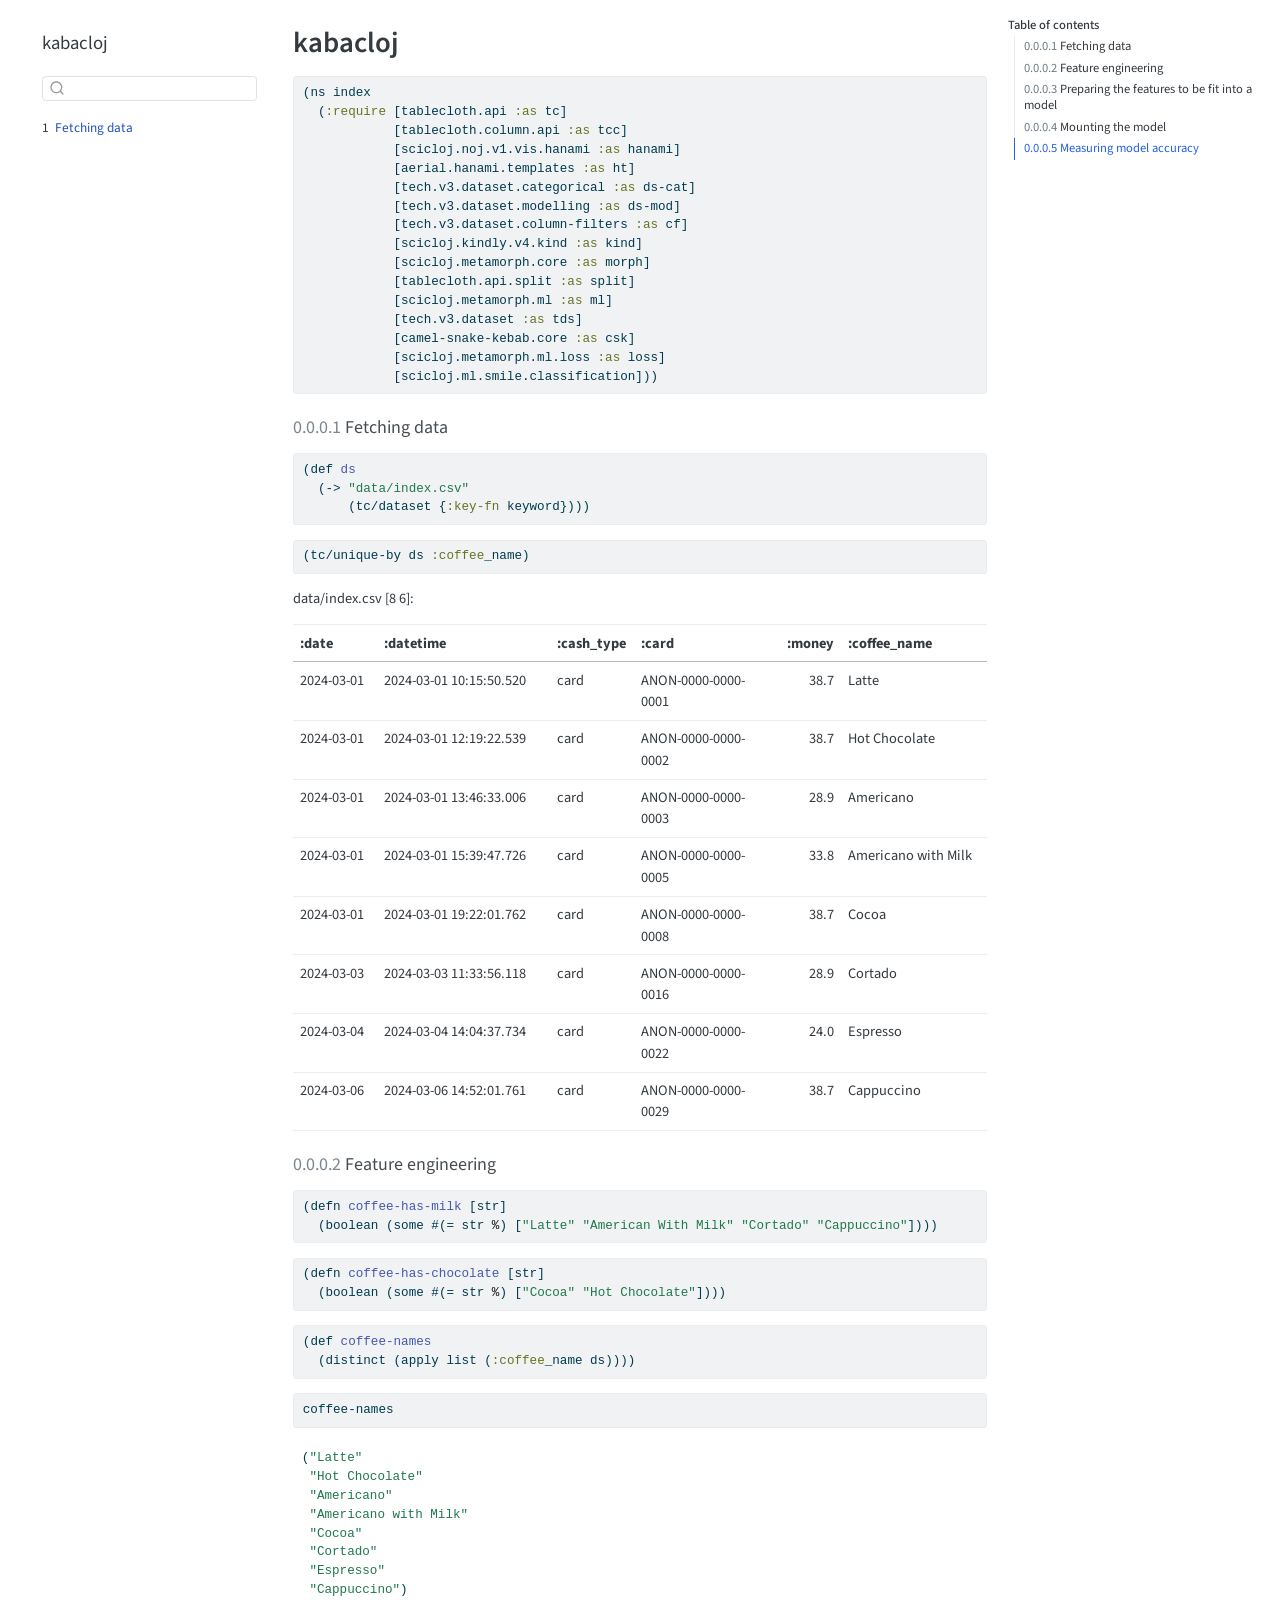
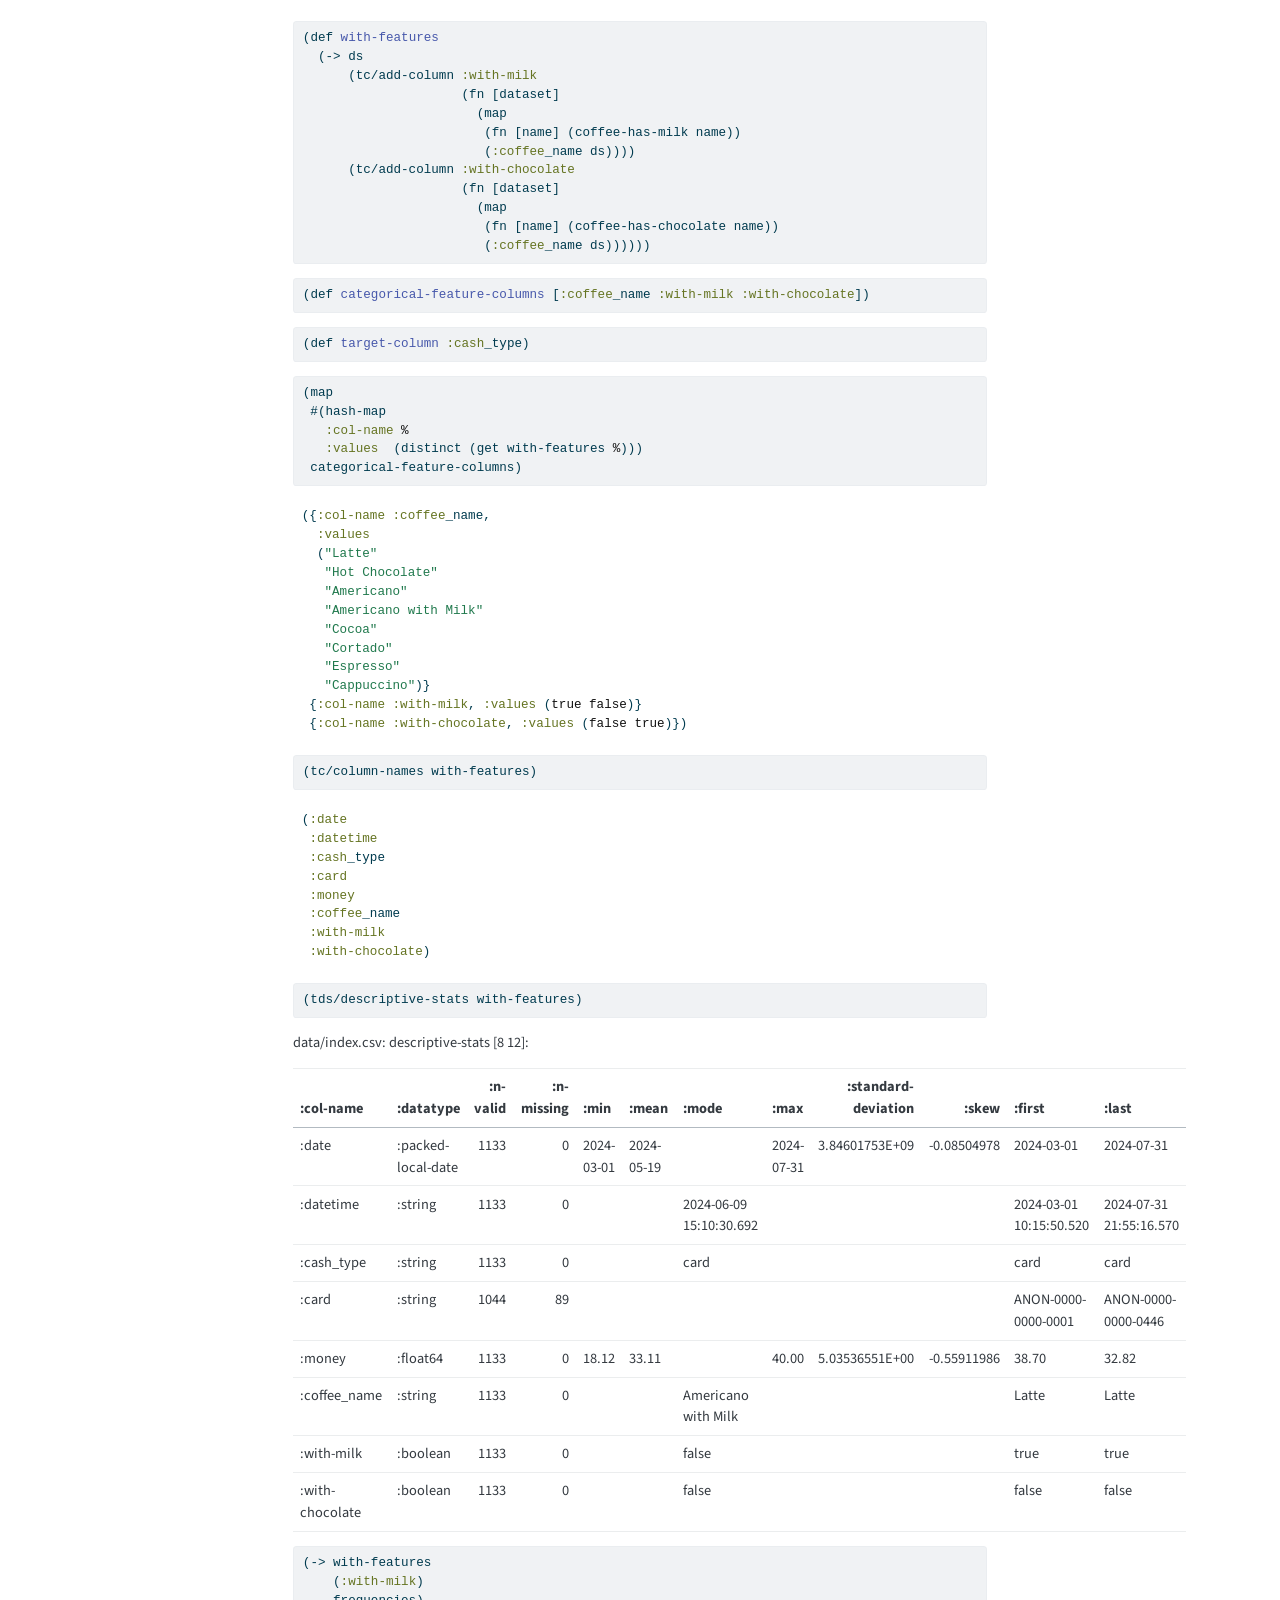
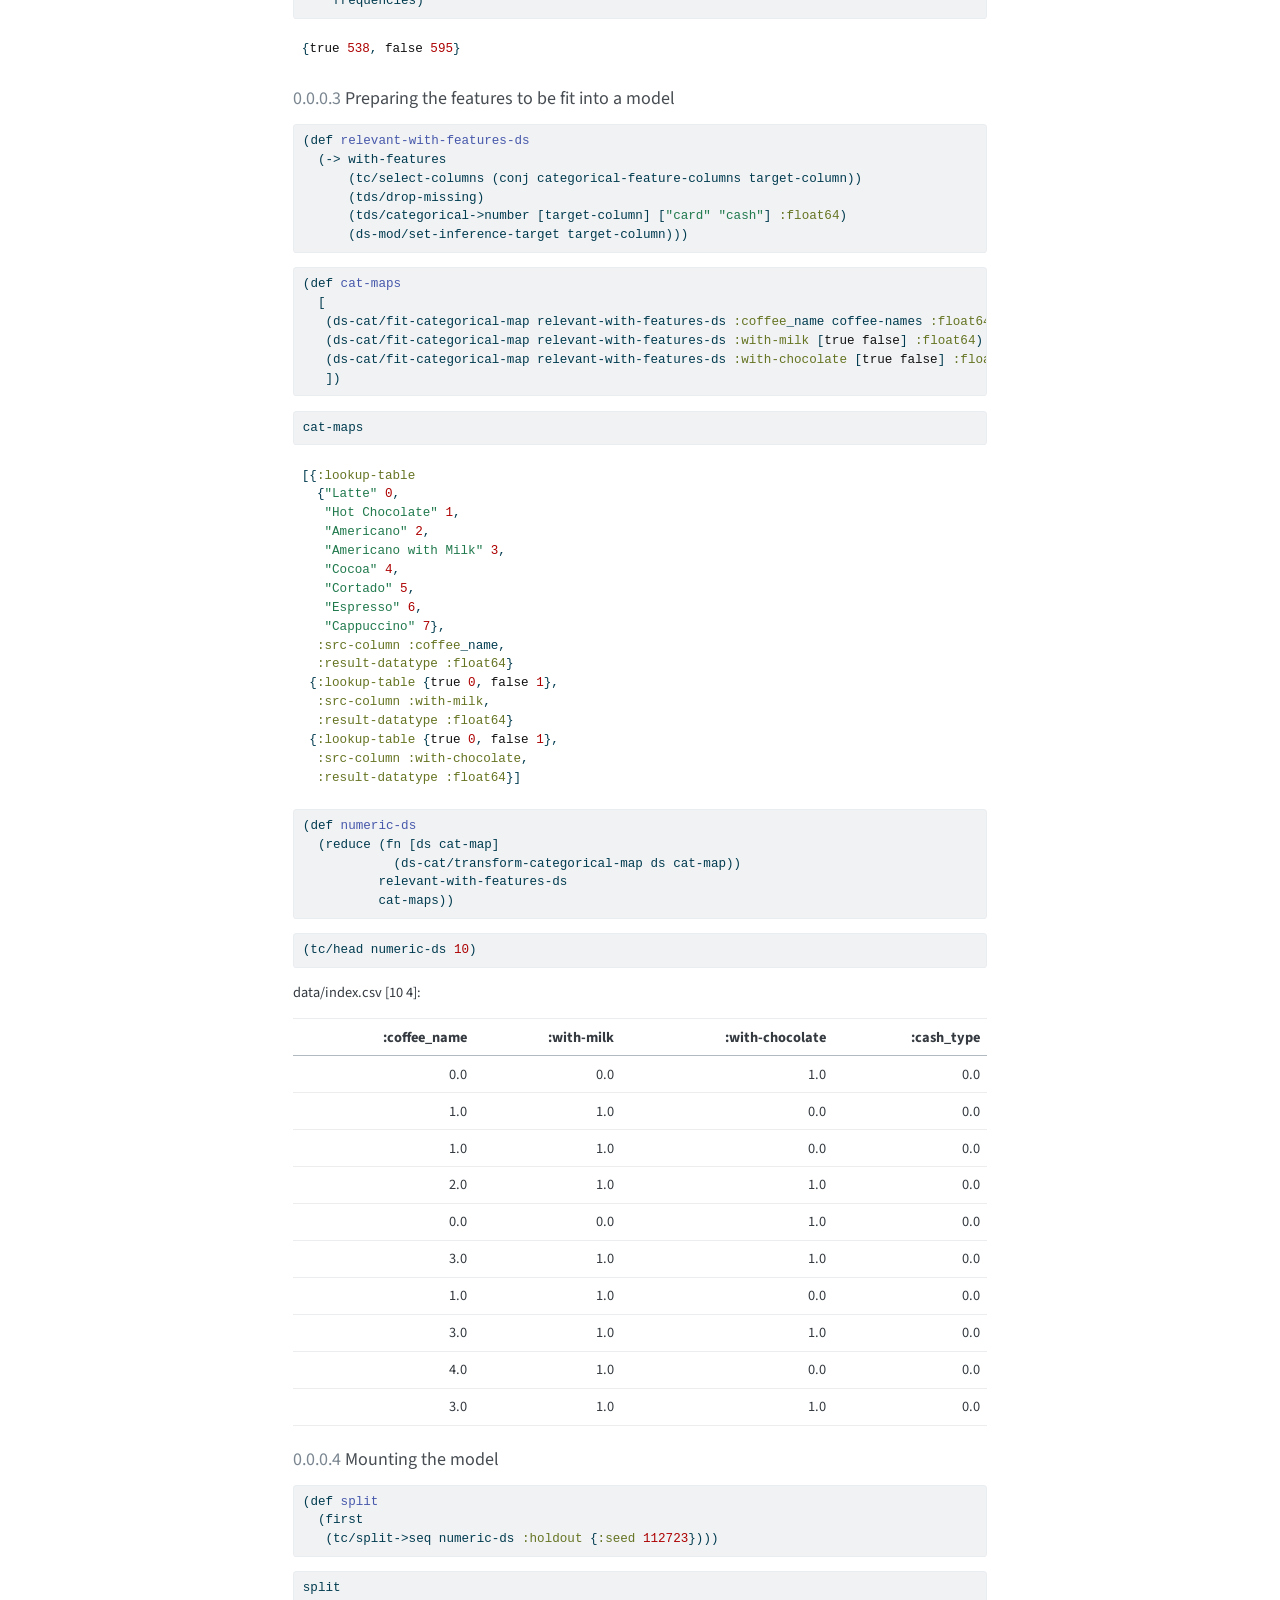
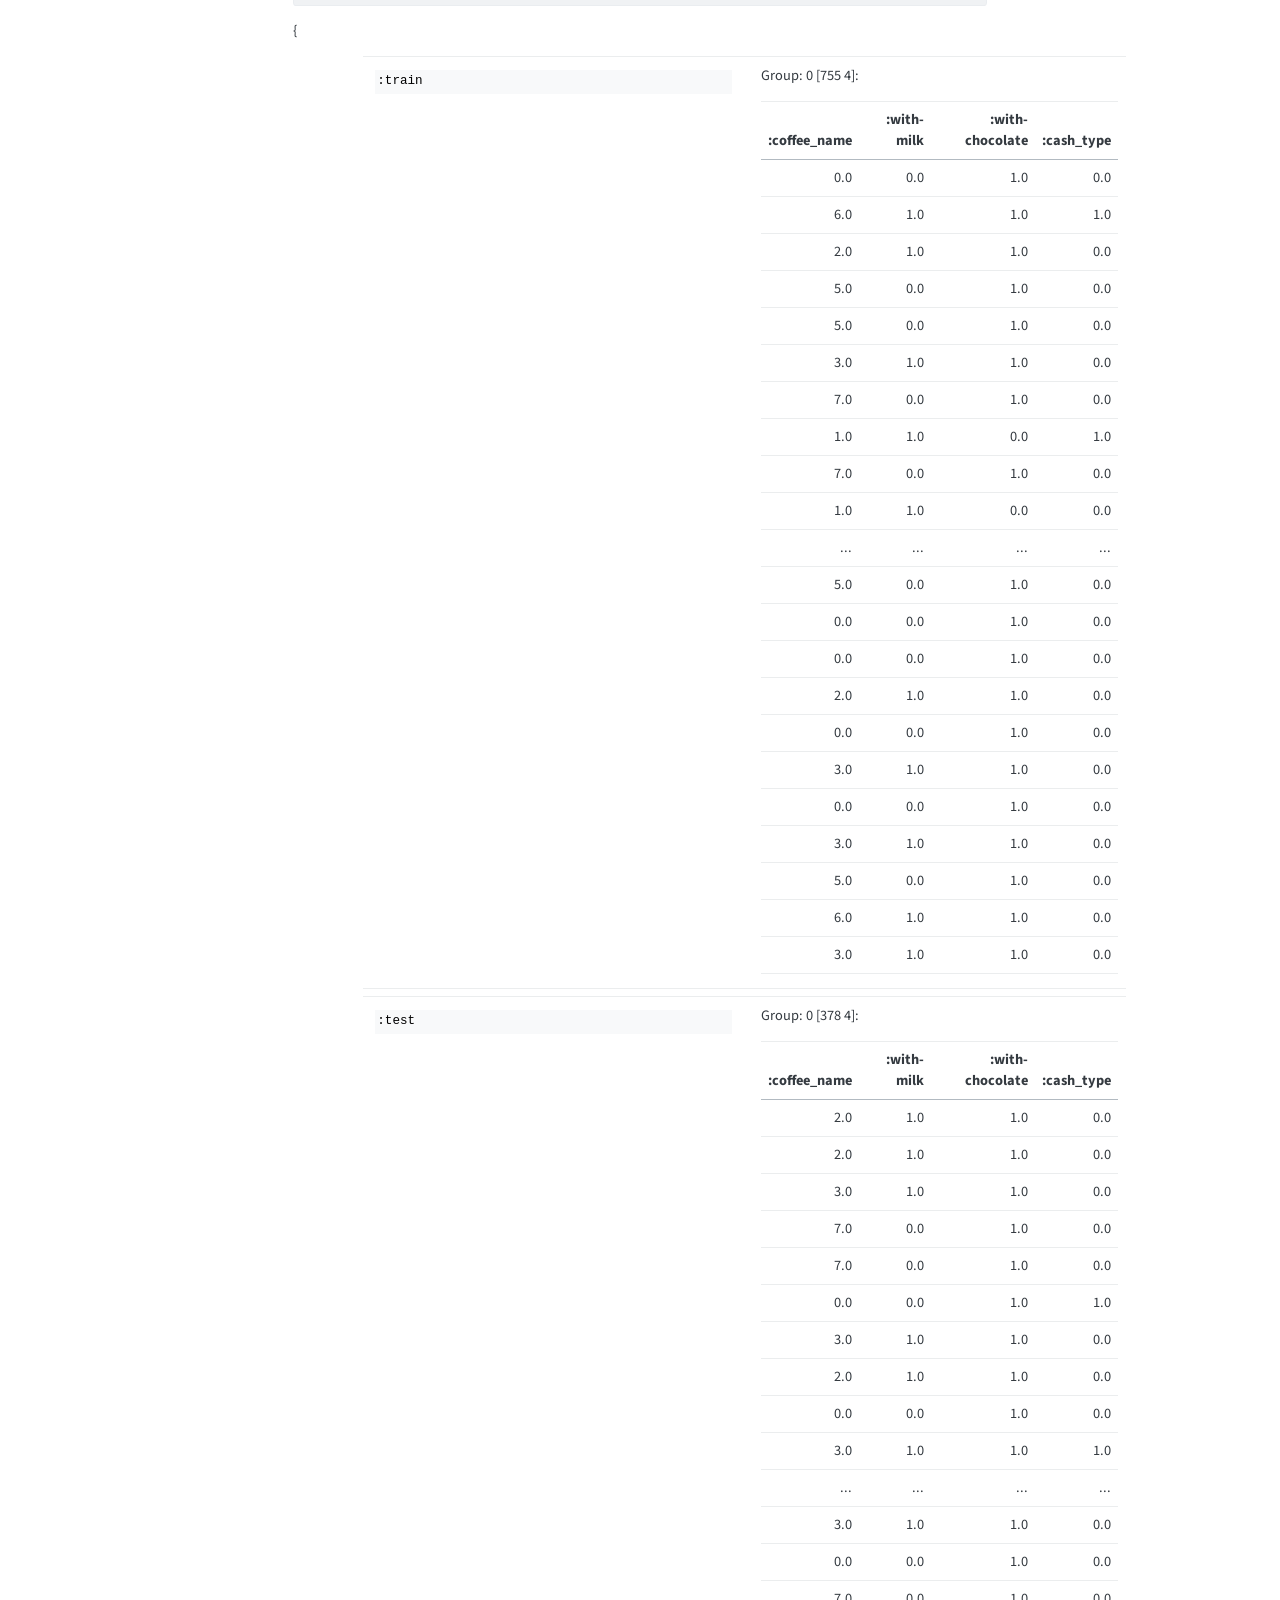
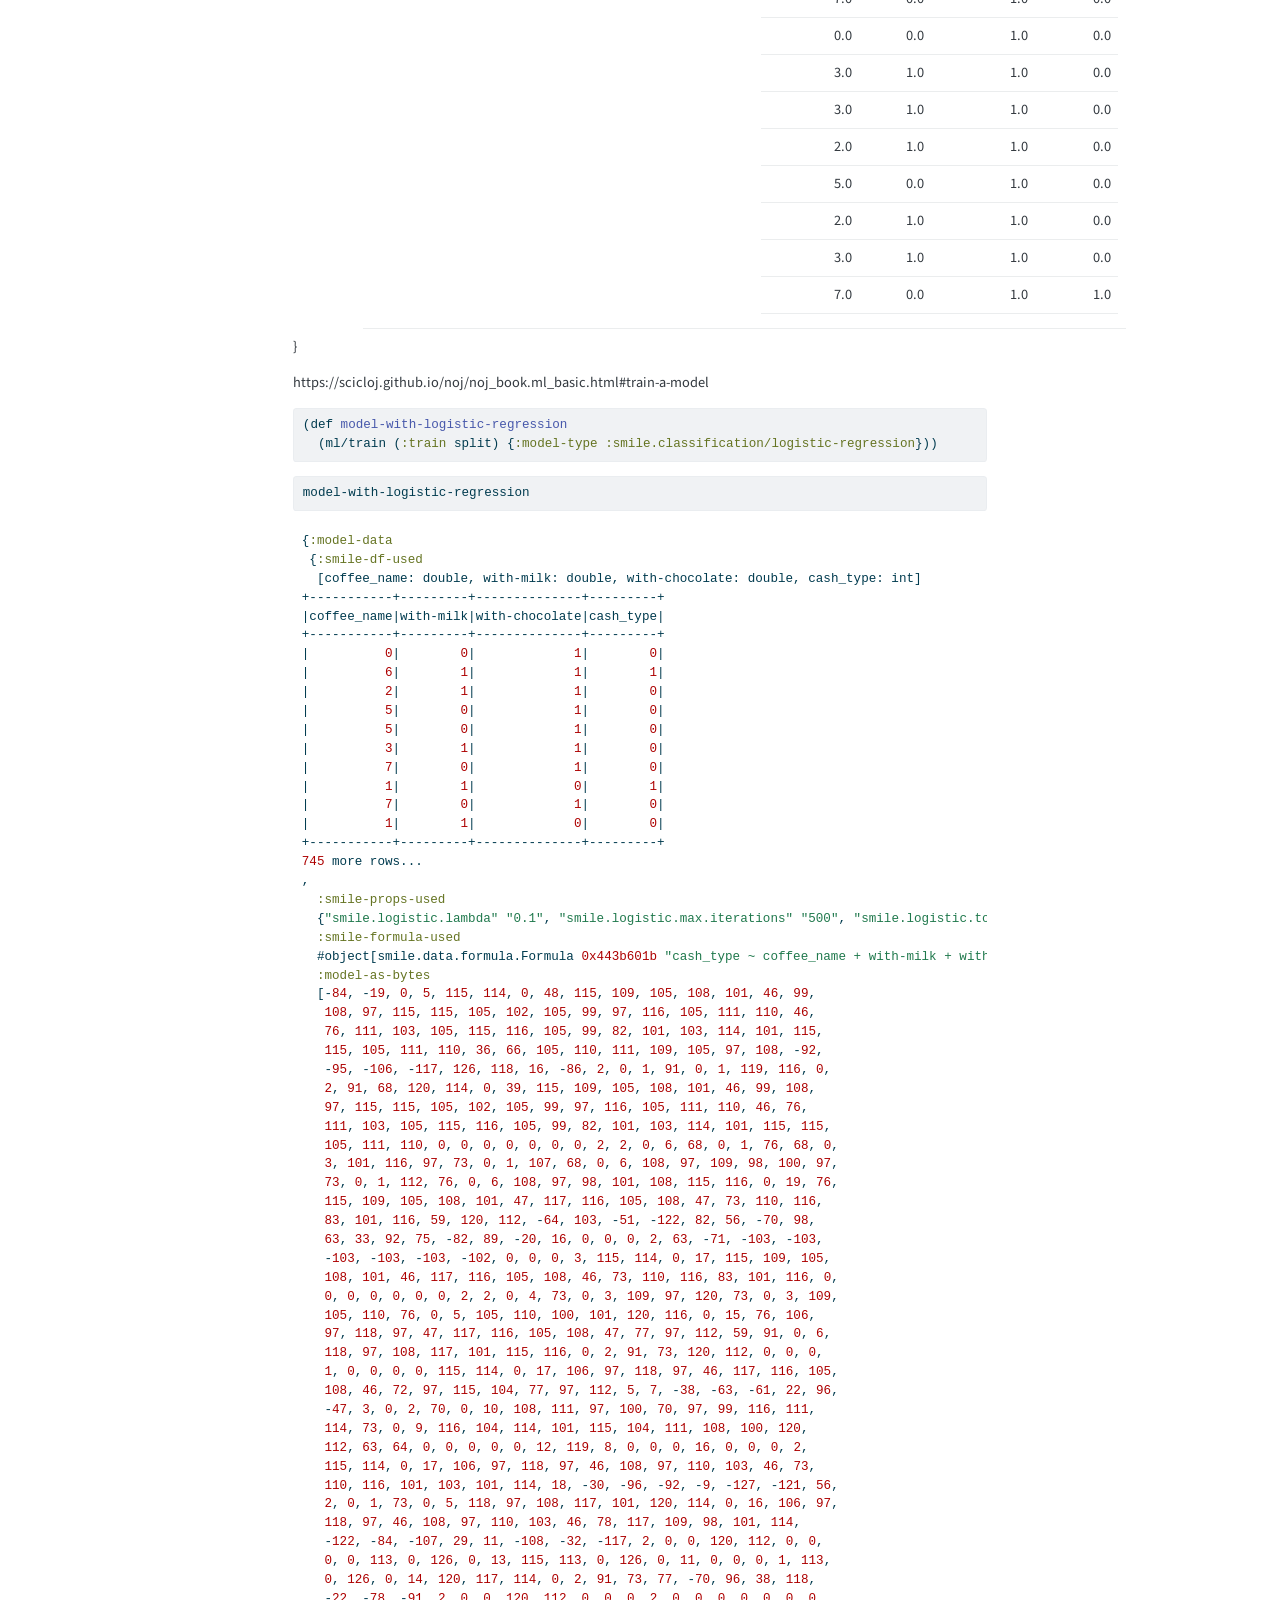
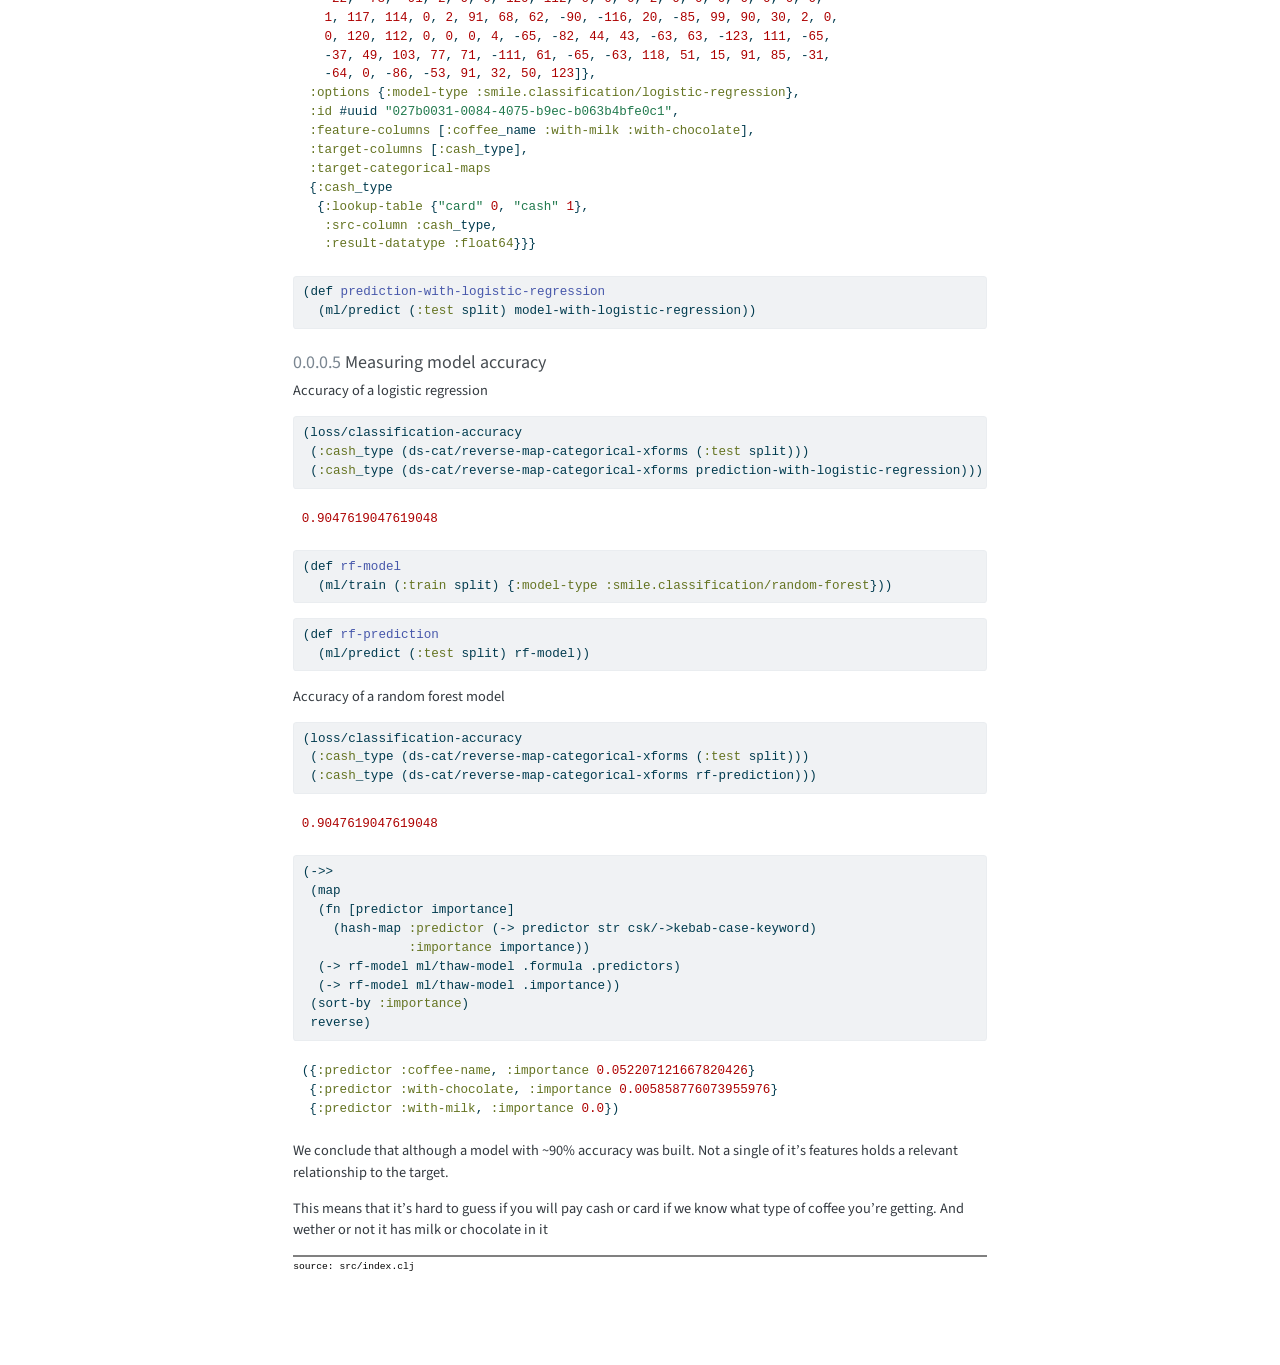
<file: index.html>
<!DOCTYPE html>
<html xmlns="http://www.w3.org/1999/xhtml" lang="en" xml:lang="en"><head>

<meta charset="utf-8">
<meta name="generator" content="quarto-1.4.554">

<meta name="viewport" content="width=device-width, initial-scale=1.0, user-scalable=yes">


<title>kabacloj</title>
<style>
code{white-space: pre-wrap;}
span.smallcaps{font-variant: small-caps;}
div.columns{display: flex; gap: min(4vw, 1.5em);}
div.column{flex: auto; overflow-x: auto;}
div.hanging-indent{margin-left: 1.5em; text-indent: -1.5em;}
ul.task-list{list-style: none;}
ul.task-list li input[type="checkbox"] {
  width: 0.8em;
  margin: 0 0.8em 0.2em -1em; /* quarto-specific, see https://github.com/quarto-dev/quarto-cli/issues/4556 */ 
  vertical-align: middle;
}
/* CSS for syntax highlighting */
pre > code.sourceCode { white-space: pre; position: relative; }
pre > code.sourceCode > span { line-height: 1.25; }
pre > code.sourceCode > span:empty { height: 1.2em; }
.sourceCode { overflow: visible; }
code.sourceCode > span { color: inherit; text-decoration: inherit; }
div.sourceCode { margin: 1em 0; }
pre.sourceCode { margin: 0; }
@media screen {
div.sourceCode { overflow: auto; }
}
@media print {
pre > code.sourceCode { white-space: pre-wrap; }
pre > code.sourceCode > span { text-indent: -5em; padding-left: 5em; }
}
pre.numberSource code
  { counter-reset: source-line 0; }
pre.numberSource code > span
  { position: relative; left: -4em; counter-increment: source-line; }
pre.numberSource code > span > a:first-child::before
  { content: counter(source-line);
    position: relative; left: -1em; text-align: right; vertical-align: baseline;
    border: none; display: inline-block;
    -webkit-touch-callout: none; -webkit-user-select: none;
    -khtml-user-select: none; -moz-user-select: none;
    -ms-user-select: none; user-select: none;
    padding: 0 4px; width: 4em;
  }
pre.numberSource { margin-left: 3em;  padding-left: 4px; }
div.sourceCode
  {   }
@media screen {
pre > code.sourceCode > span > a:first-child::before { text-decoration: underline; }
}
</style>


<script src="site_libs/quarto-nav/quarto-nav.js"></script>
<script src="site_libs/quarto-nav/headroom.min.js"></script>
<script src="site_libs/clipboard/clipboard.min.js"></script>
<script src="site_libs/quarto-search/autocomplete.umd.js"></script>
<script src="site_libs/quarto-search/fuse.min.js"></script>
<script src="site_libs/quarto-search/quarto-search.js"></script>
<meta name="quarto:offset" content="./">
<script src="site_libs/quarto-html/quarto.js"></script>
<script src="site_libs/quarto-html/popper.min.js"></script>
<script src="site_libs/quarto-html/tippy.umd.min.js"></script>
<script src="site_libs/quarto-html/anchor.min.js"></script>
<link href="site_libs/quarto-html/tippy.css" rel="stylesheet">
<link href="site_libs/quarto-html/quarto-syntax-highlighting.css" rel="stylesheet" id="quarto-text-highlighting-styles">
<script src="site_libs/bootstrap/bootstrap.min.js"></script>
<link href="site_libs/bootstrap/bootstrap-icons.css" rel="stylesheet">
<link href="site_libs/bootstrap/bootstrap.min.css" rel="stylesheet" id="quarto-bootstrap" data-mode="light">
<script id="quarto-search-options" type="application/json">{
  "location": "sidebar",
  "copy-button": false,
  "collapse-after": 3,
  "panel-placement": "start",
  "type": "textbox",
  "limit": 50,
  "keyboard-shortcut": [
    "f",
    "/",
    "s"
  ],
  "show-item-context": false,
  "language": {
    "search-no-results-text": "No results",
    "search-matching-documents-text": "matching documents",
    "search-copy-link-title": "Copy link to search",
    "search-hide-matches-text": "Hide additional matches",
    "search-more-match-text": "more match in this document",
    "search-more-matches-text": "more matches in this document",
    "search-clear-button-title": "Clear",
    "search-text-placeholder": "",
    "search-detached-cancel-button-title": "Cancel",
    "search-submit-button-title": "Submit",
    "search-label": "Search"
  }
}</script>
<link rel="icon" href="data:,">


</head>

<body class="nav-sidebar floating">

<div id="quarto-search-results"></div>
  <header id="quarto-header" class="headroom fixed-top">
  <nav class="quarto-secondary-nav">
    <div class="container-fluid d-flex">
      <button type="button" class="quarto-btn-toggle btn" data-bs-toggle="collapse" data-bs-target=".quarto-sidebar-collapse-item" aria-controls="quarto-sidebar" aria-expanded="false" aria-label="Toggle sidebar navigation" onclick="if (window.quartoToggleHeadroom) { window.quartoToggleHeadroom(); }">
        <i class="bi bi-layout-text-sidebar-reverse"></i>
      </button>
        <nav class="quarto-page-breadcrumbs" aria-label="breadcrumb"><ol class="breadcrumb"><li class="breadcrumb-item"><a href="./index.html"><span class="chapter-number">1</span>&nbsp; <span class="chapter-title">Fetching data</span></a></li></ol></nav>
        <a class="flex-grow-1" role="button" data-bs-toggle="collapse" data-bs-target=".quarto-sidebar-collapse-item" aria-controls="quarto-sidebar" aria-expanded="false" aria-label="Toggle sidebar navigation" onclick="if (window.quartoToggleHeadroom) { window.quartoToggleHeadroom(); }">      
        </a>
      <button type="button" class="btn quarto-search-button" aria-label="" onclick="window.quartoOpenSearch();">
        <i class="bi bi-search"></i>
      </button>
    </div>
  </nav>
</header>
<!-- content -->
<div id="quarto-content" class="quarto-container page-columns page-rows-contents page-layout-article">
<!-- sidebar -->
  <nav id="quarto-sidebar" class="sidebar collapse collapse-horizontal quarto-sidebar-collapse-item sidebar-navigation floating overflow-auto">
    <div class="pt-lg-2 mt-2 text-left sidebar-header">
    <div class="sidebar-title mb-0 py-0">
      <a href="./">kabacloj</a> 
    </div>
      </div>
        <div class="mt-2 flex-shrink-0 align-items-center">
        <div class="sidebar-search">
        <div id="quarto-search" class="" title="Search"></div>
        </div>
        </div>
    <div class="sidebar-menu-container"> 
    <ul class="list-unstyled mt-1">
        <li class="sidebar-item">
  <div class="sidebar-item-container"> 
  <a href="./index.html" class="sidebar-item-text sidebar-link active">
 <span class="menu-text"><span class="chapter-number">1</span>&nbsp; <span class="chapter-title">Fetching data</span></span></a>
  </div>
</li>
    </ul>
    </div>
</nav>
<div id="quarto-sidebar-glass" class="quarto-sidebar-collapse-item" data-bs-toggle="collapse" data-bs-target=".quarto-sidebar-collapse-item"></div>
<!-- margin-sidebar -->
    <div id="quarto-margin-sidebar" class="sidebar margin-sidebar">
        <nav id="TOC" role="doc-toc" class="toc-active">
    <h2 id="toc-title">Table of contents</h2>
   
  <ul>
  <li><a href="#fetching-data" id="toc-fetching-data" class="nav-link active" data-scroll-target="#fetching-data"><span class="header-section-number">0.0.0.1</span> Fetching data</a></li>
  <li><a href="#feature-engineering" id="toc-feature-engineering" class="nav-link" data-scroll-target="#feature-engineering"><span class="header-section-number">0.0.0.2</span> Feature engineering</a></li>
  <li><a href="#preparing-the-features-to-be-fit-into-a-model" id="toc-preparing-the-features-to-be-fit-into-a-model" class="nav-link" data-scroll-target="#preparing-the-features-to-be-fit-into-a-model"><span class="header-section-number">0.0.0.3</span> Preparing the features to be fit into a model</a></li>
  <li><a href="#mounting-the-model" id="toc-mounting-the-model" class="nav-link" data-scroll-target="#mounting-the-model"><span class="header-section-number">0.0.0.4</span> Mounting the model</a></li>
  <li><a href="#measuring-model-accuracy" id="toc-measuring-model-accuracy" class="nav-link" data-scroll-target="#measuring-model-accuracy"><span class="header-section-number">0.0.0.5</span> Measuring model accuracy</a></li>
  </ul>
</nav>
    </div>
<!-- main -->
<main class="content" id="quarto-document-content">

<header id="title-block-header" class="quarto-title-block default">
<div class="quarto-title">
<h1 class="title">kabacloj</h1>
</div>



<div class="quarto-title-meta">

    
  
    
  </div>
  


</header>


<style></style>
<style>.printedClojure .sourceCode {
  background-color: transparent;
  border-style: none;
}
</style>
<style>.clay-limit-image-width .clay-image {max-width: 100%}
</style>
<script src="index_files/md-default0.js" type="text/javascript"></script>
<script src="index_files/md-default1.js" type="text/javascript"></script>
<div class="sourceClojure">
<div class="sourceCode" id="cb1"><pre class="sourceCode clojure code-with-copy"><code class="sourceCode clojure"><span id="cb1-1"><a href="#cb1-1" aria-hidden="true" tabindex="-1"></a>(<span class="kw">ns</span> <span class="kw">index</span></span>
<span id="cb1-2"><a href="#cb1-2" aria-hidden="true" tabindex="-1"></a>  (<span class="at">:require</span> [tablecloth.api <span class="at">:as</span> tc]</span>
<span id="cb1-3"><a href="#cb1-3" aria-hidden="true" tabindex="-1"></a>            [tablecloth.column.api <span class="at">:as</span> tcc]</span>
<span id="cb1-4"><a href="#cb1-4" aria-hidden="true" tabindex="-1"></a>            [scicloj.noj.v1.vis.hanami <span class="at">:as</span> hanami]</span>
<span id="cb1-5"><a href="#cb1-5" aria-hidden="true" tabindex="-1"></a>            [aerial.hanami.templates <span class="at">:as</span> ht]</span>
<span id="cb1-6"><a href="#cb1-6" aria-hidden="true" tabindex="-1"></a>            [tech.v3.dataset.categorical <span class="at">:as</span> ds-cat]</span>
<span id="cb1-7"><a href="#cb1-7" aria-hidden="true" tabindex="-1"></a>            [tech.v3.dataset.modelling <span class="at">:as</span> ds-mod]</span>
<span id="cb1-8"><a href="#cb1-8" aria-hidden="true" tabindex="-1"></a>            [tech.v3.dataset.column-filters <span class="at">:as</span> cf]</span>
<span id="cb1-9"><a href="#cb1-9" aria-hidden="true" tabindex="-1"></a>            [scicloj.kindly.v4.kind <span class="at">:as</span> kind]</span>
<span id="cb1-10"><a href="#cb1-10" aria-hidden="true" tabindex="-1"></a>            [scicloj.metamorph.core <span class="at">:as</span> morph]</span>
<span id="cb1-11"><a href="#cb1-11" aria-hidden="true" tabindex="-1"></a>            [tablecloth.api.split <span class="at">:as</span> split]</span>
<span id="cb1-12"><a href="#cb1-12" aria-hidden="true" tabindex="-1"></a>            [scicloj.metamorph.ml <span class="at">:as</span> ml]</span>
<span id="cb1-13"><a href="#cb1-13" aria-hidden="true" tabindex="-1"></a>            [tech.v3.dataset <span class="at">:as</span> tds]</span>
<span id="cb1-14"><a href="#cb1-14" aria-hidden="true" tabindex="-1"></a>            [camel-snake-kebab.core <span class="at">:as</span> csk]</span>
<span id="cb1-15"><a href="#cb1-15" aria-hidden="true" tabindex="-1"></a>            [scicloj.metamorph.ml.loss <span class="at">:as</span> loss]</span>
<span id="cb1-16"><a href="#cb1-16" aria-hidden="true" tabindex="-1"></a>            [scicloj.ml.smile.classification]))</span></code><button title="Copy to Clipboard" class="code-copy-button"><i class="bi"></i></button></pre></div>
</div>
<section id="fetching-data" class="level4" data-number="0.0.0.1">
<h4 data-number="0.0.0.1" class="anchored" data-anchor-id="fetching-data"><span class="header-section-number">0.0.0.1</span> Fetching data</h4>
<div class="sourceClojure">
<div class="sourceCode" id="cb2"><pre class="sourceCode clojure code-with-copy"><code class="sourceCode clojure"><span id="cb2-1"><a href="#cb2-1" aria-hidden="true" tabindex="-1"></a>(<span class="bu">def</span><span class="fu"> ds</span></span>
<span id="cb2-2"><a href="#cb2-2" aria-hidden="true" tabindex="-1"></a>  (<span class="kw">-&gt;</span> <span class="st">"data/index.csv"</span></span>
<span id="cb2-3"><a href="#cb2-3" aria-hidden="true" tabindex="-1"></a>      (tc/dataset {<span class="at">:key-fn</span> <span class="kw">keyword</span>})))</span></code><button title="Copy to Clipboard" class="code-copy-button"><i class="bi"></i></button></pre></div>
</div>
<div class="sourceClojure">
<div class="sourceCode" id="cb3"><pre class="sourceCode clojure code-with-copy"><code class="sourceCode clojure"><span id="cb3-1"><a href="#cb3-1" aria-hidden="true" tabindex="-1"></a>(tc/unique-by ds <span class="at">:coffee</span>_name)</span></code><button title="Copy to Clipboard" class="code-copy-button"><i class="bi"></i></button></pre></div>
</div>
<div class="clay-dataset">
<p>data/index.csv [8 6]:</p>
<table class="table">
<colgroup>
<col style="width: 12%">
<col style="width: 25%">
<col style="width: 12%">
<col style="width: 21%">
<col style="width: 8%">
<col style="width: 21%">
</colgroup>
<thead>
<tr class="header">
<th>:date</th>
<th>:datetime</th>
<th>:cash_type</th>
<th>:card</th>
<th style="text-align: right;">:money</th>
<th>:coffee_name</th>
</tr>
</thead>
<tbody>
<tr class="odd">
<td>2024-03-01</td>
<td>2024-03-01 10:15:50.520</td>
<td>card</td>
<td>ANON-0000-0000-0001</td>
<td style="text-align: right;">38.7</td>
<td>Latte</td>
</tr>
<tr class="even">
<td>2024-03-01</td>
<td>2024-03-01 12:19:22.539</td>
<td>card</td>
<td>ANON-0000-0000-0002</td>
<td style="text-align: right;">38.7</td>
<td>Hot Chocolate</td>
</tr>
<tr class="odd">
<td>2024-03-01</td>
<td>2024-03-01 13:46:33.006</td>
<td>card</td>
<td>ANON-0000-0000-0003</td>
<td style="text-align: right;">28.9</td>
<td>Americano</td>
</tr>
<tr class="even">
<td>2024-03-01</td>
<td>2024-03-01 15:39:47.726</td>
<td>card</td>
<td>ANON-0000-0000-0005</td>
<td style="text-align: right;">33.8</td>
<td>Americano with Milk</td>
</tr>
<tr class="odd">
<td>2024-03-01</td>
<td>2024-03-01 19:22:01.762</td>
<td>card</td>
<td>ANON-0000-0000-0008</td>
<td style="text-align: right;">38.7</td>
<td>Cocoa</td>
</tr>
<tr class="even">
<td>2024-03-03</td>
<td>2024-03-03 11:33:56.118</td>
<td>card</td>
<td>ANON-0000-0000-0016</td>
<td style="text-align: right;">28.9</td>
<td>Cortado</td>
</tr>
<tr class="odd">
<td>2024-03-04</td>
<td>2024-03-04 14:04:37.734</td>
<td>card</td>
<td>ANON-0000-0000-0022</td>
<td style="text-align: right;">24.0</td>
<td>Espresso</td>
</tr>
<tr class="even">
<td>2024-03-06</td>
<td>2024-03-06 14:52:01.761</td>
<td>card</td>
<td>ANON-0000-0000-0029</td>
<td style="text-align: right;">38.7</td>
<td>Cappuccino</td>
</tr>
</tbody>
</table>
</div>
</section>
<section id="feature-engineering" class="level4" data-number="0.0.0.2">
<h4 data-number="0.0.0.2" class="anchored" data-anchor-id="feature-engineering"><span class="header-section-number">0.0.0.2</span> Feature engineering</h4>
<div class="sourceClojure">
<div class="sourceCode" id="cb4"><pre class="sourceCode clojure code-with-copy"><code class="sourceCode clojure"><span id="cb4-1"><a href="#cb4-1" aria-hidden="true" tabindex="-1"></a>(<span class="bu">defn</span><span class="fu"> coffee-has-milk </span>[<span class="kw">str</span>]</span>
<span id="cb4-2"><a href="#cb4-2" aria-hidden="true" tabindex="-1"></a>  (<span class="kw">boolean</span> (<span class="kw">some</span> #(<span class="kw">=</span> <span class="kw">str</span> <span class="va">%</span>) [<span class="st">"Latte"</span> <span class="st">"American With Milk"</span> <span class="st">"Cortado"</span> <span class="st">"Cappuccino"</span>])))</span></code><button title="Copy to Clipboard" class="code-copy-button"><i class="bi"></i></button></pre></div>
</div>
<div class="sourceClojure">
<div class="sourceCode" id="cb5"><pre class="sourceCode clojure code-with-copy"><code class="sourceCode clojure"><span id="cb5-1"><a href="#cb5-1" aria-hidden="true" tabindex="-1"></a>(<span class="bu">defn</span><span class="fu"> coffee-has-chocolate </span>[<span class="kw">str</span>]</span>
<span id="cb5-2"><a href="#cb5-2" aria-hidden="true" tabindex="-1"></a>  (<span class="kw">boolean</span> (<span class="kw">some</span> #(<span class="kw">=</span> <span class="kw">str</span> <span class="va">%</span>) [<span class="st">"Cocoa"</span> <span class="st">"Hot Chocolate"</span>])))</span></code><button title="Copy to Clipboard" class="code-copy-button"><i class="bi"></i></button></pre></div>
</div>
<div class="sourceClojure">
<div class="sourceCode" id="cb6"><pre class="sourceCode clojure code-with-copy"><code class="sourceCode clojure"><span id="cb6-1"><a href="#cb6-1" aria-hidden="true" tabindex="-1"></a>(<span class="bu">def</span><span class="fu"> coffee-names</span></span>
<span id="cb6-2"><a href="#cb6-2" aria-hidden="true" tabindex="-1"></a>  (<span class="kw">distinct</span> (<span class="kw">apply</span> <span class="kw">list</span> (<span class="at">:coffee</span>_name ds))))</span></code><button title="Copy to Clipboard" class="code-copy-button"><i class="bi"></i></button></pre></div>
</div>
<div class="sourceClojure">
<div class="sourceCode" id="cb7"><pre class="sourceCode clojure code-with-copy"><code class="sourceCode clojure"><span id="cb7-1"><a href="#cb7-1" aria-hidden="true" tabindex="-1"></a>coffee-names</span></code><button title="Copy to Clipboard" class="code-copy-button"><i class="bi"></i></button></pre></div>
</div>
<div class="printedClojure">
<div class="sourceCode" id="cb8"><pre class="sourceCode clojure code-with-copy"><code class="sourceCode clojure"><span id="cb8-1"><a href="#cb8-1" aria-hidden="true" tabindex="-1"></a>(<span class="st">"Latte"</span></span>
<span id="cb8-2"><a href="#cb8-2" aria-hidden="true" tabindex="-1"></a> <span class="st">"Hot Chocolate"</span></span>
<span id="cb8-3"><a href="#cb8-3" aria-hidden="true" tabindex="-1"></a> <span class="st">"Americano"</span></span>
<span id="cb8-4"><a href="#cb8-4" aria-hidden="true" tabindex="-1"></a> <span class="st">"Americano with Milk"</span></span>
<span id="cb8-5"><a href="#cb8-5" aria-hidden="true" tabindex="-1"></a> <span class="st">"Cocoa"</span></span>
<span id="cb8-6"><a href="#cb8-6" aria-hidden="true" tabindex="-1"></a> <span class="st">"Cortado"</span></span>
<span id="cb8-7"><a href="#cb8-7" aria-hidden="true" tabindex="-1"></a> <span class="st">"Espresso"</span></span>
<span id="cb8-8"><a href="#cb8-8" aria-hidden="true" tabindex="-1"></a> <span class="st">"Cappuccino"</span>)</span></code><button title="Copy to Clipboard" class="code-copy-button"><i class="bi"></i></button></pre></div>
</div>
<div class="sourceClojure">
<div class="sourceCode" id="cb9"><pre class="sourceCode clojure code-with-copy"><code class="sourceCode clojure"><span id="cb9-1"><a href="#cb9-1" aria-hidden="true" tabindex="-1"></a>(<span class="bu">def</span><span class="fu"> with-features</span></span>
<span id="cb9-2"><a href="#cb9-2" aria-hidden="true" tabindex="-1"></a>  (<span class="kw">-&gt;</span> ds</span>
<span id="cb9-3"><a href="#cb9-3" aria-hidden="true" tabindex="-1"></a>      (tc/add-column <span class="at">:with-milk</span></span>
<span id="cb9-4"><a href="#cb9-4" aria-hidden="true" tabindex="-1"></a>                     (<span class="kw">fn</span> [dataset]</span>
<span id="cb9-5"><a href="#cb9-5" aria-hidden="true" tabindex="-1"></a>                       (<span class="kw">map</span></span>
<span id="cb9-6"><a href="#cb9-6" aria-hidden="true" tabindex="-1"></a>                        (<span class="kw">fn</span> [<span class="kw">name</span>] (coffee-has-milk <span class="kw">name</span>))</span>
<span id="cb9-7"><a href="#cb9-7" aria-hidden="true" tabindex="-1"></a>                        (<span class="at">:coffee</span>_name ds))))</span>
<span id="cb9-8"><a href="#cb9-8" aria-hidden="true" tabindex="-1"></a>      (tc/add-column <span class="at">:with-chocolate</span></span>
<span id="cb9-9"><a href="#cb9-9" aria-hidden="true" tabindex="-1"></a>                     (<span class="kw">fn</span> [dataset]</span>
<span id="cb9-10"><a href="#cb9-10" aria-hidden="true" tabindex="-1"></a>                       (<span class="kw">map</span></span>
<span id="cb9-11"><a href="#cb9-11" aria-hidden="true" tabindex="-1"></a>                        (<span class="kw">fn</span> [<span class="kw">name</span>] (coffee-has-chocolate <span class="kw">name</span>))</span>
<span id="cb9-12"><a href="#cb9-12" aria-hidden="true" tabindex="-1"></a>                        (<span class="at">:coffee</span>_name ds))))))</span></code><button title="Copy to Clipboard" class="code-copy-button"><i class="bi"></i></button></pre></div>
</div>
<div class="sourceClojure">
<div class="sourceCode" id="cb10"><pre class="sourceCode clojure code-with-copy"><code class="sourceCode clojure"><span id="cb10-1"><a href="#cb10-1" aria-hidden="true" tabindex="-1"></a>(<span class="bu">def</span><span class="fu"> categorical-feature-columns </span>[<span class="at">:coffee</span>_name <span class="at">:with-milk</span> <span class="at">:with-chocolate</span>])</span></code><button title="Copy to Clipboard" class="code-copy-button"><i class="bi"></i></button></pre></div>
</div>
<div class="sourceClojure">
<div class="sourceCode" id="cb11"><pre class="sourceCode clojure code-with-copy"><code class="sourceCode clojure"><span id="cb11-1"><a href="#cb11-1" aria-hidden="true" tabindex="-1"></a>(<span class="bu">def</span><span class="fu"> target-column </span><span class="at">:cash</span>_type)</span></code><button title="Copy to Clipboard" class="code-copy-button"><i class="bi"></i></button></pre></div>
</div>
<div class="sourceClojure">
<div class="sourceCode" id="cb12"><pre class="sourceCode clojure code-with-copy"><code class="sourceCode clojure"><span id="cb12-1"><a href="#cb12-1" aria-hidden="true" tabindex="-1"></a>(<span class="kw">map</span></span>
<span id="cb12-2"><a href="#cb12-2" aria-hidden="true" tabindex="-1"></a> #(<span class="kw">hash-map</span></span>
<span id="cb12-3"><a href="#cb12-3" aria-hidden="true" tabindex="-1"></a>   <span class="at">:col-name</span> <span class="va">%</span></span>
<span id="cb12-4"><a href="#cb12-4" aria-hidden="true" tabindex="-1"></a>   <span class="at">:values</span>  (<span class="kw">distinct</span> (<span class="kw">get</span> with-features <span class="va">%</span>)))</span>
<span id="cb12-5"><a href="#cb12-5" aria-hidden="true" tabindex="-1"></a> categorical-feature-columns)</span></code><button title="Copy to Clipboard" class="code-copy-button"><i class="bi"></i></button></pre></div>
</div>
<div class="printedClojure">
<div class="sourceCode" id="cb13"><pre class="sourceCode clojure code-with-copy"><code class="sourceCode clojure"><span id="cb13-1"><a href="#cb13-1" aria-hidden="true" tabindex="-1"></a>({<span class="at">:col-name</span> <span class="at">:coffee</span>_name,</span>
<span id="cb13-2"><a href="#cb13-2" aria-hidden="true" tabindex="-1"></a>  <span class="at">:values</span></span>
<span id="cb13-3"><a href="#cb13-3" aria-hidden="true" tabindex="-1"></a>  (<span class="st">"Latte"</span></span>
<span id="cb13-4"><a href="#cb13-4" aria-hidden="true" tabindex="-1"></a>   <span class="st">"Hot Chocolate"</span></span>
<span id="cb13-5"><a href="#cb13-5" aria-hidden="true" tabindex="-1"></a>   <span class="st">"Americano"</span></span>
<span id="cb13-6"><a href="#cb13-6" aria-hidden="true" tabindex="-1"></a>   <span class="st">"Americano with Milk"</span></span>
<span id="cb13-7"><a href="#cb13-7" aria-hidden="true" tabindex="-1"></a>   <span class="st">"Cocoa"</span></span>
<span id="cb13-8"><a href="#cb13-8" aria-hidden="true" tabindex="-1"></a>   <span class="st">"Cortado"</span></span>
<span id="cb13-9"><a href="#cb13-9" aria-hidden="true" tabindex="-1"></a>   <span class="st">"Espresso"</span></span>
<span id="cb13-10"><a href="#cb13-10" aria-hidden="true" tabindex="-1"></a>   <span class="st">"Cappuccino"</span>)}</span>
<span id="cb13-11"><a href="#cb13-11" aria-hidden="true" tabindex="-1"></a> {<span class="at">:col-name</span> <span class="at">:with-milk</span>, <span class="at">:values</span> (<span class="va">true</span> <span class="va">false</span>)}</span>
<span id="cb13-12"><a href="#cb13-12" aria-hidden="true" tabindex="-1"></a> {<span class="at">:col-name</span> <span class="at">:with-chocolate</span>, <span class="at">:values</span> (<span class="va">false</span> <span class="va">true</span>)})</span></code><button title="Copy to Clipboard" class="code-copy-button"><i class="bi"></i></button></pre></div>
</div>
<div class="sourceClojure">
<div class="sourceCode" id="cb14"><pre class="sourceCode clojure code-with-copy"><code class="sourceCode clojure"><span id="cb14-1"><a href="#cb14-1" aria-hidden="true" tabindex="-1"></a>(tc/column-names with-features)</span></code><button title="Copy to Clipboard" class="code-copy-button"><i class="bi"></i></button></pre></div>
</div>
<div class="printedClojure">
<div class="sourceCode" id="cb15"><pre class="sourceCode clojure code-with-copy"><code class="sourceCode clojure"><span id="cb15-1"><a href="#cb15-1" aria-hidden="true" tabindex="-1"></a>(<span class="at">:date</span></span>
<span id="cb15-2"><a href="#cb15-2" aria-hidden="true" tabindex="-1"></a> <span class="at">:datetime</span></span>
<span id="cb15-3"><a href="#cb15-3" aria-hidden="true" tabindex="-1"></a> <span class="at">:cash</span>_type</span>
<span id="cb15-4"><a href="#cb15-4" aria-hidden="true" tabindex="-1"></a> <span class="at">:card</span></span>
<span id="cb15-5"><a href="#cb15-5" aria-hidden="true" tabindex="-1"></a> <span class="at">:money</span></span>
<span id="cb15-6"><a href="#cb15-6" aria-hidden="true" tabindex="-1"></a> <span class="at">:coffee</span>_name</span>
<span id="cb15-7"><a href="#cb15-7" aria-hidden="true" tabindex="-1"></a> <span class="at">:with-milk</span></span>
<span id="cb15-8"><a href="#cb15-8" aria-hidden="true" tabindex="-1"></a> <span class="at">:with-chocolate</span>)</span></code><button title="Copy to Clipboard" class="code-copy-button"><i class="bi"></i></button></pre></div>
</div>
<div class="sourceClojure">
<div class="sourceCode" id="cb16"><pre class="sourceCode clojure code-with-copy"><code class="sourceCode clojure"><span id="cb16-1"><a href="#cb16-1" aria-hidden="true" tabindex="-1"></a>(tds/descriptive-stats with-features)</span></code><button title="Copy to Clipboard" class="code-copy-button"><i class="bi"></i></button></pre></div>
</div>
<div class="clay-dataset">
<p>data/index.csv: descriptive-stats [8 12]:</p>
<table class="table">
<colgroup>
<col style="width: 8%">
<col style="width: 9%">
<col style="width: 4%">
<col style="width: 5%">
<col style="width: 5%">
<col style="width: 5%">
<col style="width: 12%">
<col style="width: 5%">
<col style="width: 10%">
<col style="width: 6%">
<col style="width: 12%">
<col style="width: 12%">
</colgroup>
<thead>
<tr class="header">
<th>:col-name</th>
<th>:datatype</th>
<th style="text-align: right;">:n-valid</th>
<th style="text-align: right;">:n-missing</th>
<th>:min</th>
<th>:mean</th>
<th>:mode</th>
<th>:max</th>
<th style="text-align: right;">:standard-deviation</th>
<th style="text-align: right;">:skew</th>
<th>:first</th>
<th>:last</th>
</tr>
</thead>
<tbody>
<tr class="odd">
<td>:date</td>
<td>:packed-local-date</td>
<td style="text-align: right;">1133</td>
<td style="text-align: right;">0</td>
<td>2024-03-01</td>
<td>2024-05-19</td>
<td></td>
<td>2024-07-31</td>
<td style="text-align: right;">3.84601753E+09</td>
<td style="text-align: right;">-0.08504978</td>
<td>2024-03-01</td>
<td>2024-07-31</td>
</tr>
<tr class="even">
<td>:datetime</td>
<td>:string</td>
<td style="text-align: right;">1133</td>
<td style="text-align: right;">0</td>
<td></td>
<td></td>
<td>2024-06-09 15:10:30.692</td>
<td></td>
<td style="text-align: right;"></td>
<td style="text-align: right;"></td>
<td>2024-03-01 10:15:50.520</td>
<td>2024-07-31 21:55:16.570</td>
</tr>
<tr class="odd">
<td>:cash_type</td>
<td>:string</td>
<td style="text-align: right;">1133</td>
<td style="text-align: right;">0</td>
<td></td>
<td></td>
<td>card</td>
<td></td>
<td style="text-align: right;"></td>
<td style="text-align: right;"></td>
<td>card</td>
<td>card</td>
</tr>
<tr class="even">
<td>:card</td>
<td>:string</td>
<td style="text-align: right;">1044</td>
<td style="text-align: right;">89</td>
<td></td>
<td></td>
<td></td>
<td></td>
<td style="text-align: right;"></td>
<td style="text-align: right;"></td>
<td>ANON-0000-0000-0001</td>
<td>ANON-0000-0000-0446</td>
</tr>
<tr class="odd">
<td>:money</td>
<td>:float64</td>
<td style="text-align: right;">1133</td>
<td style="text-align: right;">0</td>
<td>18.12</td>
<td>33.11</td>
<td></td>
<td>40.00</td>
<td style="text-align: right;">5.03536551E+00</td>
<td style="text-align: right;">-0.55911986</td>
<td>38.70</td>
<td>32.82</td>
</tr>
<tr class="even">
<td>:coffee_name</td>
<td>:string</td>
<td style="text-align: right;">1133</td>
<td style="text-align: right;">0</td>
<td></td>
<td></td>
<td>Americano with Milk</td>
<td></td>
<td style="text-align: right;"></td>
<td style="text-align: right;"></td>
<td>Latte</td>
<td>Latte</td>
</tr>
<tr class="odd">
<td>:with-milk</td>
<td>:boolean</td>
<td style="text-align: right;">1133</td>
<td style="text-align: right;">0</td>
<td></td>
<td></td>
<td>false</td>
<td></td>
<td style="text-align: right;"></td>
<td style="text-align: right;"></td>
<td>true</td>
<td>true</td>
</tr>
<tr class="even">
<td>:with-chocolate</td>
<td>:boolean</td>
<td style="text-align: right;">1133</td>
<td style="text-align: right;">0</td>
<td></td>
<td></td>
<td>false</td>
<td></td>
<td style="text-align: right;"></td>
<td style="text-align: right;"></td>
<td>false</td>
<td>false</td>
</tr>
</tbody>
</table>
</div>
<div class="sourceClojure">
<div class="sourceCode" id="cb17"><pre class="sourceCode clojure code-with-copy"><code class="sourceCode clojure"><span id="cb17-1"><a href="#cb17-1" aria-hidden="true" tabindex="-1"></a>(<span class="kw">-&gt;</span> with-features</span>
<span id="cb17-2"><a href="#cb17-2" aria-hidden="true" tabindex="-1"></a>    (<span class="at">:with-milk</span>)</span>
<span id="cb17-3"><a href="#cb17-3" aria-hidden="true" tabindex="-1"></a>    <span class="kw">frequencies</span>)</span></code><button title="Copy to Clipboard" class="code-copy-button"><i class="bi"></i></button></pre></div>
</div>
<div class="printedClojure">
<div class="sourceCode" id="cb18"><pre class="sourceCode clojure code-with-copy"><code class="sourceCode clojure"><span id="cb18-1"><a href="#cb18-1" aria-hidden="true" tabindex="-1"></a>{<span class="va">true</span> <span class="dv">538</span>, <span class="va">false</span> <span class="dv">595</span>}</span></code><button title="Copy to Clipboard" class="code-copy-button"><i class="bi"></i></button></pre></div>
</div>
</section>
<section id="preparing-the-features-to-be-fit-into-a-model" class="level4" data-number="0.0.0.3">
<h4 data-number="0.0.0.3" class="anchored" data-anchor-id="preparing-the-features-to-be-fit-into-a-model"><span class="header-section-number">0.0.0.3</span> Preparing the features to be fit into a model</h4>
<div class="sourceClojure">
<div class="sourceCode" id="cb19"><pre class="sourceCode clojure code-with-copy"><code class="sourceCode clojure"><span id="cb19-1"><a href="#cb19-1" aria-hidden="true" tabindex="-1"></a>(<span class="bu">def</span><span class="fu"> relevant-with-features-ds</span></span>
<span id="cb19-2"><a href="#cb19-2" aria-hidden="true" tabindex="-1"></a>  (<span class="kw">-&gt;</span> with-features</span>
<span id="cb19-3"><a href="#cb19-3" aria-hidden="true" tabindex="-1"></a>      (tc/select-columns (<span class="kw">conj</span> categorical-feature-columns target-column))</span>
<span id="cb19-4"><a href="#cb19-4" aria-hidden="true" tabindex="-1"></a>      (tds/drop-missing)</span>
<span id="cb19-5"><a href="#cb19-5" aria-hidden="true" tabindex="-1"></a>      (tds/categorical-&gt;number [target-column] [<span class="st">"card"</span> <span class="st">"cash"</span>] <span class="at">:float64</span>)</span>
<span id="cb19-6"><a href="#cb19-6" aria-hidden="true" tabindex="-1"></a>      (ds-mod/set-inference-target target-column)))</span></code><button title="Copy to Clipboard" class="code-copy-button"><i class="bi"></i></button></pre></div>
</div>
<div class="sourceClojure">
<div class="sourceCode" id="cb20"><pre class="sourceCode clojure code-with-copy"><code class="sourceCode clojure"><span id="cb20-1"><a href="#cb20-1" aria-hidden="true" tabindex="-1"></a>(<span class="bu">def</span><span class="fu"> cat-maps</span></span>
<span id="cb20-2"><a href="#cb20-2" aria-hidden="true" tabindex="-1"></a>  [</span>
<span id="cb20-3"><a href="#cb20-3" aria-hidden="true" tabindex="-1"></a>   (ds-cat/fit-categorical-map relevant-with-features-ds <span class="at">:coffee</span>_name coffee-names <span class="at">:float64</span>)</span>
<span id="cb20-4"><a href="#cb20-4" aria-hidden="true" tabindex="-1"></a>   (ds-cat/fit-categorical-map relevant-with-features-ds <span class="at">:with-milk</span> [<span class="va">true</span> <span class="va">false</span>] <span class="at">:float64</span>)</span>
<span id="cb20-5"><a href="#cb20-5" aria-hidden="true" tabindex="-1"></a>   (ds-cat/fit-categorical-map relevant-with-features-ds <span class="at">:with-chocolate</span> [<span class="va">true</span> <span class="va">false</span>] <span class="at">:float64</span>)</span>
<span id="cb20-6"><a href="#cb20-6" aria-hidden="true" tabindex="-1"></a>   ])</span></code><button title="Copy to Clipboard" class="code-copy-button"><i class="bi"></i></button></pre></div>
</div>
<div class="sourceClojure">
<div class="sourceCode" id="cb21"><pre class="sourceCode clojure code-with-copy"><code class="sourceCode clojure"><span id="cb21-1"><a href="#cb21-1" aria-hidden="true" tabindex="-1"></a>cat-maps</span></code><button title="Copy to Clipboard" class="code-copy-button"><i class="bi"></i></button></pre></div>
</div>
<div class="printedClojure">
<div class="sourceCode" id="cb22"><pre class="sourceCode clojure code-with-copy"><code class="sourceCode clojure"><span id="cb22-1"><a href="#cb22-1" aria-hidden="true" tabindex="-1"></a>[{<span class="at">:lookup-table</span></span>
<span id="cb22-2"><a href="#cb22-2" aria-hidden="true" tabindex="-1"></a>  {<span class="st">"Latte"</span> <span class="dv">0</span>,</span>
<span id="cb22-3"><a href="#cb22-3" aria-hidden="true" tabindex="-1"></a>   <span class="st">"Hot Chocolate"</span> <span class="dv">1</span>,</span>
<span id="cb22-4"><a href="#cb22-4" aria-hidden="true" tabindex="-1"></a>   <span class="st">"Americano"</span> <span class="dv">2</span>,</span>
<span id="cb22-5"><a href="#cb22-5" aria-hidden="true" tabindex="-1"></a>   <span class="st">"Americano with Milk"</span> <span class="dv">3</span>,</span>
<span id="cb22-6"><a href="#cb22-6" aria-hidden="true" tabindex="-1"></a>   <span class="st">"Cocoa"</span> <span class="dv">4</span>,</span>
<span id="cb22-7"><a href="#cb22-7" aria-hidden="true" tabindex="-1"></a>   <span class="st">"Cortado"</span> <span class="dv">5</span>,</span>
<span id="cb22-8"><a href="#cb22-8" aria-hidden="true" tabindex="-1"></a>   <span class="st">"Espresso"</span> <span class="dv">6</span>,</span>
<span id="cb22-9"><a href="#cb22-9" aria-hidden="true" tabindex="-1"></a>   <span class="st">"Cappuccino"</span> <span class="dv">7</span>},</span>
<span id="cb22-10"><a href="#cb22-10" aria-hidden="true" tabindex="-1"></a>  <span class="at">:src-column</span> <span class="at">:coffee</span>_name,</span>
<span id="cb22-11"><a href="#cb22-11" aria-hidden="true" tabindex="-1"></a>  <span class="at">:result-datatype</span> <span class="at">:float64</span>}</span>
<span id="cb22-12"><a href="#cb22-12" aria-hidden="true" tabindex="-1"></a> {<span class="at">:lookup-table</span> {<span class="va">true</span> <span class="dv">0</span>, <span class="va">false</span> <span class="dv">1</span>},</span>
<span id="cb22-13"><a href="#cb22-13" aria-hidden="true" tabindex="-1"></a>  <span class="at">:src-column</span> <span class="at">:with-milk</span>,</span>
<span id="cb22-14"><a href="#cb22-14" aria-hidden="true" tabindex="-1"></a>  <span class="at">:result-datatype</span> <span class="at">:float64</span>}</span>
<span id="cb22-15"><a href="#cb22-15" aria-hidden="true" tabindex="-1"></a> {<span class="at">:lookup-table</span> {<span class="va">true</span> <span class="dv">0</span>, <span class="va">false</span> <span class="dv">1</span>},</span>
<span id="cb22-16"><a href="#cb22-16" aria-hidden="true" tabindex="-1"></a>  <span class="at">:src-column</span> <span class="at">:with-chocolate</span>,</span>
<span id="cb22-17"><a href="#cb22-17" aria-hidden="true" tabindex="-1"></a>  <span class="at">:result-datatype</span> <span class="at">:float64</span>}]</span></code><button title="Copy to Clipboard" class="code-copy-button"><i class="bi"></i></button></pre></div>
</div>
<div class="sourceClojure">
<div class="sourceCode" id="cb23"><pre class="sourceCode clojure code-with-copy"><code class="sourceCode clojure"><span id="cb23-1"><a href="#cb23-1" aria-hidden="true" tabindex="-1"></a>(<span class="bu">def</span><span class="fu"> numeric-ds</span></span>
<span id="cb23-2"><a href="#cb23-2" aria-hidden="true" tabindex="-1"></a>  (<span class="kw">reduce</span> (<span class="kw">fn</span> [ds cat-map]</span>
<span id="cb23-3"><a href="#cb23-3" aria-hidden="true" tabindex="-1"></a>            (ds-cat/transform-categorical-map ds cat-map))</span>
<span id="cb23-4"><a href="#cb23-4" aria-hidden="true" tabindex="-1"></a>          relevant-with-features-ds</span>
<span id="cb23-5"><a href="#cb23-5" aria-hidden="true" tabindex="-1"></a>          cat-maps))</span></code><button title="Copy to Clipboard" class="code-copy-button"><i class="bi"></i></button></pre></div>
</div>
<div class="sourceClojure">
<div class="sourceCode" id="cb24"><pre class="sourceCode clojure code-with-copy"><code class="sourceCode clojure"><span id="cb24-1"><a href="#cb24-1" aria-hidden="true" tabindex="-1"></a>(tc/head numeric-ds <span class="dv">10</span>)</span></code><button title="Copy to Clipboard" class="code-copy-button"><i class="bi"></i></button></pre></div>
</div>
<div class="clay-dataset">
<p>data/index.csv [10 4]:</p>
<table class="table">
<thead>
<tr class="header">
<th style="text-align: right;">:coffee_name</th>
<th style="text-align: right;">:with-milk</th>
<th style="text-align: right;">:with-chocolate</th>
<th style="text-align: right;">:cash_type</th>
</tr>
</thead>
<tbody>
<tr class="odd">
<td style="text-align: right;">0.0</td>
<td style="text-align: right;">0.0</td>
<td style="text-align: right;">1.0</td>
<td style="text-align: right;">0.0</td>
</tr>
<tr class="even">
<td style="text-align: right;">1.0</td>
<td style="text-align: right;">1.0</td>
<td style="text-align: right;">0.0</td>
<td style="text-align: right;">0.0</td>
</tr>
<tr class="odd">
<td style="text-align: right;">1.0</td>
<td style="text-align: right;">1.0</td>
<td style="text-align: right;">0.0</td>
<td style="text-align: right;">0.0</td>
</tr>
<tr class="even">
<td style="text-align: right;">2.0</td>
<td style="text-align: right;">1.0</td>
<td style="text-align: right;">1.0</td>
<td style="text-align: right;">0.0</td>
</tr>
<tr class="odd">
<td style="text-align: right;">0.0</td>
<td style="text-align: right;">0.0</td>
<td style="text-align: right;">1.0</td>
<td style="text-align: right;">0.0</td>
</tr>
<tr class="even">
<td style="text-align: right;">3.0</td>
<td style="text-align: right;">1.0</td>
<td style="text-align: right;">1.0</td>
<td style="text-align: right;">0.0</td>
</tr>
<tr class="odd">
<td style="text-align: right;">1.0</td>
<td style="text-align: right;">1.0</td>
<td style="text-align: right;">0.0</td>
<td style="text-align: right;">0.0</td>
</tr>
<tr class="even">
<td style="text-align: right;">3.0</td>
<td style="text-align: right;">1.0</td>
<td style="text-align: right;">1.0</td>
<td style="text-align: right;">0.0</td>
</tr>
<tr class="odd">
<td style="text-align: right;">4.0</td>
<td style="text-align: right;">1.0</td>
<td style="text-align: right;">0.0</td>
<td style="text-align: right;">0.0</td>
</tr>
<tr class="even">
<td style="text-align: right;">3.0</td>
<td style="text-align: right;">1.0</td>
<td style="text-align: right;">1.0</td>
<td style="text-align: right;">0.0</td>
</tr>
</tbody>
</table>
</div>
</section>
<section id="mounting-the-model" class="level4" data-number="0.0.0.4">
<h4 data-number="0.0.0.4" class="anchored" data-anchor-id="mounting-the-model"><span class="header-section-number">0.0.0.4</span> Mounting the model</h4>
<div class="sourceClojure">
<div class="sourceCode" id="cb25"><pre class="sourceCode clojure code-with-copy"><code class="sourceCode clojure"><span id="cb25-1"><a href="#cb25-1" aria-hidden="true" tabindex="-1"></a>(<span class="bu">def</span><span class="fu"> split</span></span>
<span id="cb25-2"><a href="#cb25-2" aria-hidden="true" tabindex="-1"></a>  (<span class="kw">first</span></span>
<span id="cb25-3"><a href="#cb25-3" aria-hidden="true" tabindex="-1"></a>   (tc/split-&gt;seq numeric-ds <span class="at">:holdout</span> {<span class="at">:seed</span> <span class="dv">112723</span>})))</span></code><button title="Copy to Clipboard" class="code-copy-button"><i class="bi"></i></button></pre></div>
</div>
<div class="sourceClojure">
<div class="sourceCode" id="cb26"><pre class="sourceCode clojure code-with-copy"><code class="sourceCode clojure"><span id="cb26-1"><a href="#cb26-1" aria-hidden="true" tabindex="-1"></a>split</span></code><button title="Copy to Clipboard" class="code-copy-button"><i class="bi"></i></button></pre></div>
</div>
<div>
<div><p>{</p><div class="clay-map" style="margin-left:10%;width:110%;">
<table data-quarto-postprocess="true" class="table">
<colgroup>
<col style="width: 50%">
<col style="width: 50%">
</colgroup>
<tbody>
<tr class="odd">
<td data-valign="top"><div>
<pre class="sourceCode language-clojure printed-clojure code-with-copy"><code>:train</code><button title="Copy to Clipboard" class="code-copy-button"><i class="bi"></i></button></pre>
</div></td>
<td><div style="margin-left:10px;">
<div class="clay-dataset">
<p>Group: 0 [755 4]:</p>
<table class="table" data-quarto-postprocess="true">
<thead>
<tr class="header">
<th style="text-align: right;" data-quarto-table-cell-role="th">:coffee_name</th>
<th style="text-align: right;" data-quarto-table-cell-role="th">:with-milk</th>
<th style="text-align: right;" data-quarto-table-cell-role="th">:with-chocolate</th>
<th style="text-align: right;" data-quarto-table-cell-role="th">:cash_type</th>
</tr>
</thead>
<tbody>
<tr class="odd">
<td style="text-align: right;">0.0</td>
<td style="text-align: right;">0.0</td>
<td style="text-align: right;">1.0</td>
<td style="text-align: right;">0.0</td>
</tr>
<tr class="even">
<td style="text-align: right;">6.0</td>
<td style="text-align: right;">1.0</td>
<td style="text-align: right;">1.0</td>
<td style="text-align: right;">1.0</td>
</tr>
<tr class="odd">
<td style="text-align: right;">2.0</td>
<td style="text-align: right;">1.0</td>
<td style="text-align: right;">1.0</td>
<td style="text-align: right;">0.0</td>
</tr>
<tr class="even">
<td style="text-align: right;">5.0</td>
<td style="text-align: right;">0.0</td>
<td style="text-align: right;">1.0</td>
<td style="text-align: right;">0.0</td>
</tr>
<tr class="odd">
<td style="text-align: right;">5.0</td>
<td style="text-align: right;">0.0</td>
<td style="text-align: right;">1.0</td>
<td style="text-align: right;">0.0</td>
</tr>
<tr class="even">
<td style="text-align: right;">3.0</td>
<td style="text-align: right;">1.0</td>
<td style="text-align: right;">1.0</td>
<td style="text-align: right;">0.0</td>
</tr>
<tr class="odd">
<td style="text-align: right;">7.0</td>
<td style="text-align: right;">0.0</td>
<td style="text-align: right;">1.0</td>
<td style="text-align: right;">0.0</td>
</tr>
<tr class="even">
<td style="text-align: right;">1.0</td>
<td style="text-align: right;">1.0</td>
<td style="text-align: right;">0.0</td>
<td style="text-align: right;">1.0</td>
</tr>
<tr class="odd">
<td style="text-align: right;">7.0</td>
<td style="text-align: right;">0.0</td>
<td style="text-align: right;">1.0</td>
<td style="text-align: right;">0.0</td>
</tr>
<tr class="even">
<td style="text-align: right;">1.0</td>
<td style="text-align: right;">1.0</td>
<td style="text-align: right;">0.0</td>
<td style="text-align: right;">0.0</td>
</tr>
<tr class="odd">
<td style="text-align: right;">...</td>
<td style="text-align: right;">...</td>
<td style="text-align: right;">...</td>
<td style="text-align: right;">...</td>
</tr>
<tr class="even">
<td style="text-align: right;">5.0</td>
<td style="text-align: right;">0.0</td>
<td style="text-align: right;">1.0</td>
<td style="text-align: right;">0.0</td>
</tr>
<tr class="odd">
<td style="text-align: right;">0.0</td>
<td style="text-align: right;">0.0</td>
<td style="text-align: right;">1.0</td>
<td style="text-align: right;">0.0</td>
</tr>
<tr class="even">
<td style="text-align: right;">0.0</td>
<td style="text-align: right;">0.0</td>
<td style="text-align: right;">1.0</td>
<td style="text-align: right;">0.0</td>
</tr>
<tr class="odd">
<td style="text-align: right;">2.0</td>
<td style="text-align: right;">1.0</td>
<td style="text-align: right;">1.0</td>
<td style="text-align: right;">0.0</td>
</tr>
<tr class="even">
<td style="text-align: right;">0.0</td>
<td style="text-align: right;">0.0</td>
<td style="text-align: right;">1.0</td>
<td style="text-align: right;">0.0</td>
</tr>
<tr class="odd">
<td style="text-align: right;">3.0</td>
<td style="text-align: right;">1.0</td>
<td style="text-align: right;">1.0</td>
<td style="text-align: right;">0.0</td>
</tr>
<tr class="even">
<td style="text-align: right;">0.0</td>
<td style="text-align: right;">0.0</td>
<td style="text-align: right;">1.0</td>
<td style="text-align: right;">0.0</td>
</tr>
<tr class="odd">
<td style="text-align: right;">3.0</td>
<td style="text-align: right;">1.0</td>
<td style="text-align: right;">1.0</td>
<td style="text-align: right;">0.0</td>
</tr>
<tr class="even">
<td style="text-align: right;">5.0</td>
<td style="text-align: right;">0.0</td>
<td style="text-align: right;">1.0</td>
<td style="text-align: right;">0.0</td>
</tr>
<tr class="odd">
<td style="text-align: right;">6.0</td>
<td style="text-align: right;">1.0</td>
<td style="text-align: right;">1.0</td>
<td style="text-align: right;">0.0</td>
</tr>
<tr class="even">
<td style="text-align: right;">3.0</td>
<td style="text-align: right;">1.0</td>
<td style="text-align: right;">1.0</td>
<td style="text-align: right;">0.0</td>
</tr>
</tbody>
</table>
</div>
</div></td>
</tr>
</tbody>
</table>
<table data-quarto-postprocess="true" class="table">
<colgroup>
<col style="width: 50%">
<col style="width: 50%">
</colgroup>
<tbody>
<tr class="odd">
<td data-valign="top"><div>
<pre class="sourceCode language-clojure printed-clojure code-with-copy"><code>:test</code><button title="Copy to Clipboard" class="code-copy-button"><i class="bi"></i></button></pre>
</div></td>
<td><div style="margin-left:10px;">
<div class="clay-dataset">
<p>Group: 0 [378 4]:</p>
<table class="table" data-quarto-postprocess="true">
<thead>
<tr class="header">
<th style="text-align: right;" data-quarto-table-cell-role="th">:coffee_name</th>
<th style="text-align: right;" data-quarto-table-cell-role="th">:with-milk</th>
<th style="text-align: right;" data-quarto-table-cell-role="th">:with-chocolate</th>
<th style="text-align: right;" data-quarto-table-cell-role="th">:cash_type</th>
</tr>
</thead>
<tbody>
<tr class="odd">
<td style="text-align: right;">2.0</td>
<td style="text-align: right;">1.0</td>
<td style="text-align: right;">1.0</td>
<td style="text-align: right;">0.0</td>
</tr>
<tr class="even">
<td style="text-align: right;">2.0</td>
<td style="text-align: right;">1.0</td>
<td style="text-align: right;">1.0</td>
<td style="text-align: right;">0.0</td>
</tr>
<tr class="odd">
<td style="text-align: right;">3.0</td>
<td style="text-align: right;">1.0</td>
<td style="text-align: right;">1.0</td>
<td style="text-align: right;">0.0</td>
</tr>
<tr class="even">
<td style="text-align: right;">7.0</td>
<td style="text-align: right;">0.0</td>
<td style="text-align: right;">1.0</td>
<td style="text-align: right;">0.0</td>
</tr>
<tr class="odd">
<td style="text-align: right;">7.0</td>
<td style="text-align: right;">0.0</td>
<td style="text-align: right;">1.0</td>
<td style="text-align: right;">0.0</td>
</tr>
<tr class="even">
<td style="text-align: right;">0.0</td>
<td style="text-align: right;">0.0</td>
<td style="text-align: right;">1.0</td>
<td style="text-align: right;">1.0</td>
</tr>
<tr class="odd">
<td style="text-align: right;">3.0</td>
<td style="text-align: right;">1.0</td>
<td style="text-align: right;">1.0</td>
<td style="text-align: right;">0.0</td>
</tr>
<tr class="even">
<td style="text-align: right;">2.0</td>
<td style="text-align: right;">1.0</td>
<td style="text-align: right;">1.0</td>
<td style="text-align: right;">0.0</td>
</tr>
<tr class="odd">
<td style="text-align: right;">0.0</td>
<td style="text-align: right;">0.0</td>
<td style="text-align: right;">1.0</td>
<td style="text-align: right;">0.0</td>
</tr>
<tr class="even">
<td style="text-align: right;">3.0</td>
<td style="text-align: right;">1.0</td>
<td style="text-align: right;">1.0</td>
<td style="text-align: right;">1.0</td>
</tr>
<tr class="odd">
<td style="text-align: right;">...</td>
<td style="text-align: right;">...</td>
<td style="text-align: right;">...</td>
<td style="text-align: right;">...</td>
</tr>
<tr class="even">
<td style="text-align: right;">3.0</td>
<td style="text-align: right;">1.0</td>
<td style="text-align: right;">1.0</td>
<td style="text-align: right;">0.0</td>
</tr>
<tr class="odd">
<td style="text-align: right;">0.0</td>
<td style="text-align: right;">0.0</td>
<td style="text-align: right;">1.0</td>
<td style="text-align: right;">0.0</td>
</tr>
<tr class="even">
<td style="text-align: right;">7.0</td>
<td style="text-align: right;">0.0</td>
<td style="text-align: right;">1.0</td>
<td style="text-align: right;">0.0</td>
</tr>
<tr class="odd">
<td style="text-align: right;">0.0</td>
<td style="text-align: right;">0.0</td>
<td style="text-align: right;">1.0</td>
<td style="text-align: right;">0.0</td>
</tr>
<tr class="even">
<td style="text-align: right;">3.0</td>
<td style="text-align: right;">1.0</td>
<td style="text-align: right;">1.0</td>
<td style="text-align: right;">0.0</td>
</tr>
<tr class="odd">
<td style="text-align: right;">3.0</td>
<td style="text-align: right;">1.0</td>
<td style="text-align: right;">1.0</td>
<td style="text-align: right;">0.0</td>
</tr>
<tr class="even">
<td style="text-align: right;">2.0</td>
<td style="text-align: right;">1.0</td>
<td style="text-align: right;">1.0</td>
<td style="text-align: right;">0.0</td>
</tr>
<tr class="odd">
<td style="text-align: right;">5.0</td>
<td style="text-align: right;">0.0</td>
<td style="text-align: right;">1.0</td>
<td style="text-align: right;">0.0</td>
</tr>
<tr class="even">
<td style="text-align: right;">2.0</td>
<td style="text-align: right;">1.0</td>
<td style="text-align: right;">1.0</td>
<td style="text-align: right;">0.0</td>
</tr>
<tr class="odd">
<td style="text-align: right;">3.0</td>
<td style="text-align: right;">1.0</td>
<td style="text-align: right;">1.0</td>
<td style="text-align: right;">0.0</td>
</tr>
<tr class="even">
<td style="text-align: right;">7.0</td>
<td style="text-align: right;">0.0</td>
<td style="text-align: right;">1.0</td>
<td style="text-align: right;">1.0</td>
</tr>
</tbody>
</table>
</div>
</div></td>
</tr>
</tbody>
</table>
</div><p>}</p></div>
</div>
<p>https://scicloj.github.io/noj/noj_book.ml_basic.html#train-a-model</p>
<div class="sourceClojure">
<div class="sourceCode" id="cb29"><pre class="sourceCode clojure code-with-copy"><code class="sourceCode clojure"><span id="cb29-1"><a href="#cb29-1" aria-hidden="true" tabindex="-1"></a>(<span class="bu">def</span><span class="fu"> model-with-logistic-regression</span></span>
<span id="cb29-2"><a href="#cb29-2" aria-hidden="true" tabindex="-1"></a>  (ml/train (<span class="at">:train</span> split) {<span class="at">:model-type</span> <span class="at">:smile.classification/logistic-regression</span>}))</span></code><button title="Copy to Clipboard" class="code-copy-button"><i class="bi"></i></button></pre></div>
</div>
<div class="sourceClojure">
<div class="sourceCode" id="cb30"><pre class="sourceCode clojure code-with-copy"><code class="sourceCode clojure"><span id="cb30-1"><a href="#cb30-1" aria-hidden="true" tabindex="-1"></a>model-with-logistic-regression</span></code><button title="Copy to Clipboard" class="code-copy-button"><i class="bi"></i></button></pre></div>
</div>
<div class="printedClojure">
<div class="sourceCode" id="cb31"><pre class="sourceCode clojure code-with-copy"><code class="sourceCode clojure"><span id="cb31-1"><a href="#cb31-1" aria-hidden="true" tabindex="-1"></a>{<span class="at">:model-data</span></span>
<span id="cb31-2"><a href="#cb31-2" aria-hidden="true" tabindex="-1"></a> {<span class="at">:smile-df-used</span></span>
<span id="cb31-3"><a href="#cb31-3" aria-hidden="true" tabindex="-1"></a>  [coffee_name: <span class="kw">double</span>, with-milk: <span class="kw">double</span>, with-chocolate: <span class="kw">double</span>, cash_type: <span class="kw">int</span>]</span>
<span id="cb31-4"><a href="#cb31-4" aria-hidden="true" tabindex="-1"></a>+-----------+---------+--------------+---------+</span>
<span id="cb31-5"><a href="#cb31-5" aria-hidden="true" tabindex="-1"></a>|coffee_name|with-milk|with-chocolate|cash_type|</span>
<span id="cb31-6"><a href="#cb31-6" aria-hidden="true" tabindex="-1"></a>+-----------+---------+--------------+---------+</span>
<span id="cb31-7"><a href="#cb31-7" aria-hidden="true" tabindex="-1"></a>|          <span class="dv">0</span>|        <span class="dv">0</span>|             <span class="dv">1</span>|        <span class="dv">0</span>|</span>
<span id="cb31-8"><a href="#cb31-8" aria-hidden="true" tabindex="-1"></a>|          <span class="dv">6</span>|        <span class="dv">1</span>|             <span class="dv">1</span>|        <span class="dv">1</span>|</span>
<span id="cb31-9"><a href="#cb31-9" aria-hidden="true" tabindex="-1"></a>|          <span class="dv">2</span>|        <span class="dv">1</span>|             <span class="dv">1</span>|        <span class="dv">0</span>|</span>
<span id="cb31-10"><a href="#cb31-10" aria-hidden="true" tabindex="-1"></a>|          <span class="dv">5</span>|        <span class="dv">0</span>|             <span class="dv">1</span>|        <span class="dv">0</span>|</span>
<span id="cb31-11"><a href="#cb31-11" aria-hidden="true" tabindex="-1"></a>|          <span class="dv">5</span>|        <span class="dv">0</span>|             <span class="dv">1</span>|        <span class="dv">0</span>|</span>
<span id="cb31-12"><a href="#cb31-12" aria-hidden="true" tabindex="-1"></a>|          <span class="dv">3</span>|        <span class="dv">1</span>|             <span class="dv">1</span>|        <span class="dv">0</span>|</span>
<span id="cb31-13"><a href="#cb31-13" aria-hidden="true" tabindex="-1"></a>|          <span class="dv">7</span>|        <span class="dv">0</span>|             <span class="dv">1</span>|        <span class="dv">0</span>|</span>
<span id="cb31-14"><a href="#cb31-14" aria-hidden="true" tabindex="-1"></a>|          <span class="dv">1</span>|        <span class="dv">1</span>|             <span class="dv">0</span>|        <span class="dv">1</span>|</span>
<span id="cb31-15"><a href="#cb31-15" aria-hidden="true" tabindex="-1"></a>|          <span class="dv">7</span>|        <span class="dv">0</span>|             <span class="dv">1</span>|        <span class="dv">0</span>|</span>
<span id="cb31-16"><a href="#cb31-16" aria-hidden="true" tabindex="-1"></a>|          <span class="dv">1</span>|        <span class="dv">1</span>|             <span class="dv">0</span>|        <span class="dv">0</span>|</span>
<span id="cb31-17"><a href="#cb31-17" aria-hidden="true" tabindex="-1"></a>+-----------+---------+--------------+---------+</span>
<span id="cb31-18"><a href="#cb31-18" aria-hidden="true" tabindex="-1"></a><span class="dv">745</span> more rows...</span>
<span id="cb31-19"><a href="#cb31-19" aria-hidden="true" tabindex="-1"></a>,</span>
<span id="cb31-20"><a href="#cb31-20" aria-hidden="true" tabindex="-1"></a>  <span class="at">:smile-props-used</span></span>
<span id="cb31-21"><a href="#cb31-21" aria-hidden="true" tabindex="-1"></a>  {<span class="st">"smile.logistic.lambda"</span> <span class="st">"0.1"</span>, <span class="st">"smile.logistic.max.iterations"</span> <span class="st">"500"</span>, <span class="st">"smile.logistic.tolerance"</span> <span class="st">"1.0E-5"</span>},</span>
<span id="cb31-22"><a href="#cb31-22" aria-hidden="true" tabindex="-1"></a>  <span class="at">:smile-formula-used</span></span>
<span id="cb31-23"><a href="#cb31-23" aria-hidden="true" tabindex="-1"></a>  #object[smile.data.formula.Formula <span class="bn">0x443b601b</span> <span class="st">"cash_type ~ coffee_name + with-milk + with-chocolate"</span>],</span>
<span id="cb31-24"><a href="#cb31-24" aria-hidden="true" tabindex="-1"></a>  <span class="at">:model-as-bytes</span></span>
<span id="cb31-25"><a href="#cb31-25" aria-hidden="true" tabindex="-1"></a>  [-<span class="dv">84</span>, -<span class="dv">19</span>, <span class="dv">0</span>, <span class="dv">5</span>, <span class="dv">115</span>, <span class="dv">114</span>, <span class="dv">0</span>, <span class="dv">48</span>, <span class="dv">115</span>, <span class="dv">109</span>, <span class="dv">105</span>, <span class="dv">108</span>, <span class="dv">101</span>, <span class="dv">46</span>, <span class="dv">99</span>,</span>
<span id="cb31-26"><a href="#cb31-26" aria-hidden="true" tabindex="-1"></a>   <span class="dv">108</span>, <span class="dv">97</span>, <span class="dv">115</span>, <span class="dv">115</span>, <span class="dv">105</span>, <span class="dv">102</span>, <span class="dv">105</span>, <span class="dv">99</span>, <span class="dv">97</span>, <span class="dv">116</span>, <span class="dv">105</span>, <span class="dv">111</span>, <span class="dv">110</span>, <span class="dv">46</span>,</span>
<span id="cb31-27"><a href="#cb31-27" aria-hidden="true" tabindex="-1"></a>   <span class="dv">76</span>, <span class="dv">111</span>, <span class="dv">103</span>, <span class="dv">105</span>, <span class="dv">115</span>, <span class="dv">116</span>, <span class="dv">105</span>, <span class="dv">99</span>, <span class="dv">82</span>, <span class="dv">101</span>, <span class="dv">103</span>, <span class="dv">114</span>, <span class="dv">101</span>, <span class="dv">115</span>,</span>
<span id="cb31-28"><a href="#cb31-28" aria-hidden="true" tabindex="-1"></a>   <span class="dv">115</span>, <span class="dv">105</span>, <span class="dv">111</span>, <span class="dv">110</span>, <span class="dv">36</span>, <span class="dv">66</span>, <span class="dv">105</span>, <span class="dv">110</span>, <span class="dv">111</span>, <span class="dv">109</span>, <span class="dv">105</span>, <span class="dv">97</span>, <span class="dv">108</span>, -<span class="dv">92</span>,</span>
<span id="cb31-29"><a href="#cb31-29" aria-hidden="true" tabindex="-1"></a>   -<span class="dv">95</span>, -<span class="dv">106</span>, -<span class="dv">117</span>, <span class="dv">126</span>, <span class="dv">118</span>, <span class="dv">16</span>, -<span class="dv">86</span>, <span class="dv">2</span>, <span class="dv">0</span>, <span class="dv">1</span>, <span class="dv">91</span>, <span class="dv">0</span>, <span class="dv">1</span>, <span class="dv">119</span>, <span class="dv">116</span>, <span class="dv">0</span>,</span>
<span id="cb31-30"><a href="#cb31-30" aria-hidden="true" tabindex="-1"></a>   <span class="dv">2</span>, <span class="dv">91</span>, <span class="dv">68</span>, <span class="dv">120</span>, <span class="dv">114</span>, <span class="dv">0</span>, <span class="dv">39</span>, <span class="dv">115</span>, <span class="dv">109</span>, <span class="dv">105</span>, <span class="dv">108</span>, <span class="dv">101</span>, <span class="dv">46</span>, <span class="dv">99</span>, <span class="dv">108</span>,</span>
<span id="cb31-31"><a href="#cb31-31" aria-hidden="true" tabindex="-1"></a>   <span class="dv">97</span>, <span class="dv">115</span>, <span class="dv">115</span>, <span class="dv">105</span>, <span class="dv">102</span>, <span class="dv">105</span>, <span class="dv">99</span>, <span class="dv">97</span>, <span class="dv">116</span>, <span class="dv">105</span>, <span class="dv">111</span>, <span class="dv">110</span>, <span class="dv">46</span>, <span class="dv">76</span>,</span>
<span id="cb31-32"><a href="#cb31-32" aria-hidden="true" tabindex="-1"></a>   <span class="dv">111</span>, <span class="dv">103</span>, <span class="dv">105</span>, <span class="dv">115</span>, <span class="dv">116</span>, <span class="dv">105</span>, <span class="dv">99</span>, <span class="dv">82</span>, <span class="dv">101</span>, <span class="dv">103</span>, <span class="dv">114</span>, <span class="dv">101</span>, <span class="dv">115</span>, <span class="dv">115</span>,</span>
<span id="cb31-33"><a href="#cb31-33" aria-hidden="true" tabindex="-1"></a>   <span class="dv">105</span>, <span class="dv">111</span>, <span class="dv">110</span>, <span class="dv">0</span>, <span class="dv">0</span>, <span class="dv">0</span>, <span class="dv">0</span>, <span class="dv">0</span>, <span class="dv">0</span>, <span class="dv">0</span>, <span class="dv">2</span>, <span class="dv">2</span>, <span class="dv">0</span>, <span class="dv">6</span>, <span class="dv">68</span>, <span class="dv">0</span>, <span class="dv">1</span>, <span class="dv">76</span>, <span class="dv">68</span>, <span class="dv">0</span>,</span>
<span id="cb31-34"><a href="#cb31-34" aria-hidden="true" tabindex="-1"></a>   <span class="dv">3</span>, <span class="dv">101</span>, <span class="dv">116</span>, <span class="dv">97</span>, <span class="dv">73</span>, <span class="dv">0</span>, <span class="dv">1</span>, <span class="dv">107</span>, <span class="dv">68</span>, <span class="dv">0</span>, <span class="dv">6</span>, <span class="dv">108</span>, <span class="dv">97</span>, <span class="dv">109</span>, <span class="dv">98</span>, <span class="dv">100</span>, <span class="dv">97</span>,</span>
<span id="cb31-35"><a href="#cb31-35" aria-hidden="true" tabindex="-1"></a>   <span class="dv">73</span>, <span class="dv">0</span>, <span class="dv">1</span>, <span class="dv">112</span>, <span class="dv">76</span>, <span class="dv">0</span>, <span class="dv">6</span>, <span class="dv">108</span>, <span class="dv">97</span>, <span class="dv">98</span>, <span class="dv">101</span>, <span class="dv">108</span>, <span class="dv">115</span>, <span class="dv">116</span>, <span class="dv">0</span>, <span class="dv">19</span>, <span class="dv">76</span>,</span>
<span id="cb31-36"><a href="#cb31-36" aria-hidden="true" tabindex="-1"></a>   <span class="dv">115</span>, <span class="dv">109</span>, <span class="dv">105</span>, <span class="dv">108</span>, <span class="dv">101</span>, <span class="dv">47</span>, <span class="dv">117</span>, <span class="dv">116</span>, <span class="dv">105</span>, <span class="dv">108</span>, <span class="dv">47</span>, <span class="dv">73</span>, <span class="dv">110</span>, <span class="dv">116</span>,</span>
<span id="cb31-37"><a href="#cb31-37" aria-hidden="true" tabindex="-1"></a>   <span class="dv">83</span>, <span class="dv">101</span>, <span class="dv">116</span>, <span class="dv">59</span>, <span class="dv">120</span>, <span class="dv">112</span>, -<span class="dv">64</span>, <span class="dv">103</span>, -<span class="dv">51</span>, -<span class="dv">122</span>, <span class="dv">82</span>, <span class="dv">56</span>, -<span class="dv">70</span>, <span class="dv">98</span>,</span>
<span id="cb31-38"><a href="#cb31-38" aria-hidden="true" tabindex="-1"></a>   <span class="dv">63</span>, <span class="dv">33</span>, <span class="dv">92</span>, <span class="dv">75</span>, -<span class="dv">82</span>, <span class="dv">89</span>, -<span class="dv">20</span>, <span class="dv">16</span>, <span class="dv">0</span>, <span class="dv">0</span>, <span class="dv">0</span>, <span class="dv">2</span>, <span class="dv">63</span>, -<span class="dv">71</span>, -<span class="dv">103</span>, -<span class="dv">103</span>,</span>
<span id="cb31-39"><a href="#cb31-39" aria-hidden="true" tabindex="-1"></a>   -<span class="dv">103</span>, -<span class="dv">103</span>, -<span class="dv">103</span>, -<span class="dv">102</span>, <span class="dv">0</span>, <span class="dv">0</span>, <span class="dv">0</span>, <span class="dv">3</span>, <span class="dv">115</span>, <span class="dv">114</span>, <span class="dv">0</span>, <span class="dv">17</span>, <span class="dv">115</span>, <span class="dv">109</span>, <span class="dv">105</span>,</span>
<span id="cb31-40"><a href="#cb31-40" aria-hidden="true" tabindex="-1"></a>   <span class="dv">108</span>, <span class="dv">101</span>, <span class="dv">46</span>, <span class="dv">117</span>, <span class="dv">116</span>, <span class="dv">105</span>, <span class="dv">108</span>, <span class="dv">46</span>, <span class="dv">73</span>, <span class="dv">110</span>, <span class="dv">116</span>, <span class="dv">83</span>, <span class="dv">101</span>, <span class="dv">116</span>, <span class="dv">0</span>,</span>
<span id="cb31-41"><a href="#cb31-41" aria-hidden="true" tabindex="-1"></a>   <span class="dv">0</span>, <span class="dv">0</span>, <span class="dv">0</span>, <span class="dv">0</span>, <span class="dv">0</span>, <span class="dv">0</span>, <span class="dv">2</span>, <span class="dv">2</span>, <span class="dv">0</span>, <span class="dv">4</span>, <span class="dv">73</span>, <span class="dv">0</span>, <span class="dv">3</span>, <span class="dv">109</span>, <span class="dv">97</span>, <span class="dv">120</span>, <span class="dv">73</span>, <span class="dv">0</span>, <span class="dv">3</span>, <span class="dv">109</span>,</span>
<span id="cb31-42"><a href="#cb31-42" aria-hidden="true" tabindex="-1"></a>   <span class="dv">105</span>, <span class="dv">110</span>, <span class="dv">76</span>, <span class="dv">0</span>, <span class="dv">5</span>, <span class="dv">105</span>, <span class="dv">110</span>, <span class="dv">100</span>, <span class="dv">101</span>, <span class="dv">120</span>, <span class="dv">116</span>, <span class="dv">0</span>, <span class="dv">15</span>, <span class="dv">76</span>, <span class="dv">106</span>,</span>
<span id="cb31-43"><a href="#cb31-43" aria-hidden="true" tabindex="-1"></a>   <span class="dv">97</span>, <span class="dv">118</span>, <span class="dv">97</span>, <span class="dv">47</span>, <span class="dv">117</span>, <span class="dv">116</span>, <span class="dv">105</span>, <span class="dv">108</span>, <span class="dv">47</span>, <span class="dv">77</span>, <span class="dv">97</span>, <span class="dv">112</span>, <span class="dv">59</span>, <span class="dv">91</span>, <span class="dv">0</span>, <span class="dv">6</span>,</span>
<span id="cb31-44"><a href="#cb31-44" aria-hidden="true" tabindex="-1"></a>   <span class="dv">118</span>, <span class="dv">97</span>, <span class="dv">108</span>, <span class="dv">117</span>, <span class="dv">101</span>, <span class="dv">115</span>, <span class="dv">116</span>, <span class="dv">0</span>, <span class="dv">2</span>, <span class="dv">91</span>, <span class="dv">73</span>, <span class="dv">120</span>, <span class="dv">112</span>, <span class="dv">0</span>, <span class="dv">0</span>, <span class="dv">0</span>,</span>
<span id="cb31-45"><a href="#cb31-45" aria-hidden="true" tabindex="-1"></a>   <span class="dv">1</span>, <span class="dv">0</span>, <span class="dv">0</span>, <span class="dv">0</span>, <span class="dv">0</span>, <span class="dv">115</span>, <span class="dv">114</span>, <span class="dv">0</span>, <span class="dv">17</span>, <span class="dv">106</span>, <span class="dv">97</span>, <span class="dv">118</span>, <span class="dv">97</span>, <span class="dv">46</span>, <span class="dv">117</span>, <span class="dv">116</span>, <span class="dv">105</span>,</span>
<span id="cb31-46"><a href="#cb31-46" aria-hidden="true" tabindex="-1"></a>   <span class="dv">108</span>, <span class="dv">46</span>, <span class="dv">72</span>, <span class="dv">97</span>, <span class="dv">115</span>, <span class="dv">104</span>, <span class="dv">77</span>, <span class="dv">97</span>, <span class="dv">112</span>, <span class="dv">5</span>, <span class="dv">7</span>, -<span class="dv">38</span>, -<span class="dv">63</span>, -<span class="dv">61</span>, <span class="dv">22</span>, <span class="dv">96</span>,</span>
<span id="cb31-47"><a href="#cb31-47" aria-hidden="true" tabindex="-1"></a>   -<span class="dv">47</span>, <span class="dv">3</span>, <span class="dv">0</span>, <span class="dv">2</span>, <span class="dv">70</span>, <span class="dv">0</span>, <span class="dv">10</span>, <span class="dv">108</span>, <span class="dv">111</span>, <span class="dv">97</span>, <span class="dv">100</span>, <span class="dv">70</span>, <span class="dv">97</span>, <span class="dv">99</span>, <span class="dv">116</span>, <span class="dv">111</span>,</span>
<span id="cb31-48"><a href="#cb31-48" aria-hidden="true" tabindex="-1"></a>   <span class="dv">114</span>, <span class="dv">73</span>, <span class="dv">0</span>, <span class="dv">9</span>, <span class="dv">116</span>, <span class="dv">104</span>, <span class="dv">114</span>, <span class="dv">101</span>, <span class="dv">115</span>, <span class="dv">104</span>, <span class="dv">111</span>, <span class="dv">108</span>, <span class="dv">100</span>, <span class="dv">120</span>,</span>
<span id="cb31-49"><a href="#cb31-49" aria-hidden="true" tabindex="-1"></a>   <span class="dv">112</span>, <span class="dv">63</span>, <span class="dv">64</span>, <span class="dv">0</span>, <span class="dv">0</span>, <span class="dv">0</span>, <span class="dv">0</span>, <span class="dv">0</span>, <span class="dv">12</span>, <span class="dv">119</span>, <span class="dv">8</span>, <span class="dv">0</span>, <span class="dv">0</span>, <span class="dv">0</span>, <span class="dv">16</span>, <span class="dv">0</span>, <span class="dv">0</span>, <span class="dv">0</span>, <span class="dv">2</span>,</span>
<span id="cb31-50"><a href="#cb31-50" aria-hidden="true" tabindex="-1"></a>   <span class="dv">115</span>, <span class="dv">114</span>, <span class="dv">0</span>, <span class="dv">17</span>, <span class="dv">106</span>, <span class="dv">97</span>, <span class="dv">118</span>, <span class="dv">97</span>, <span class="dv">46</span>, <span class="dv">108</span>, <span class="dv">97</span>, <span class="dv">110</span>, <span class="dv">103</span>, <span class="dv">46</span>, <span class="dv">73</span>,</span>
<span id="cb31-51"><a href="#cb31-51" aria-hidden="true" tabindex="-1"></a>   <span class="dv">110</span>, <span class="dv">116</span>, <span class="dv">101</span>, <span class="dv">103</span>, <span class="dv">101</span>, <span class="dv">114</span>, <span class="dv">18</span>, -<span class="dv">30</span>, -<span class="dv">96</span>, -<span class="dv">92</span>, -<span class="dv">9</span>, -<span class="dv">127</span>, -<span class="dv">121</span>, <span class="dv">56</span>,</span>
<span id="cb31-52"><a href="#cb31-52" aria-hidden="true" tabindex="-1"></a>   <span class="dv">2</span>, <span class="dv">0</span>, <span class="dv">1</span>, <span class="dv">73</span>, <span class="dv">0</span>, <span class="dv">5</span>, <span class="dv">118</span>, <span class="dv">97</span>, <span class="dv">108</span>, <span class="dv">117</span>, <span class="dv">101</span>, <span class="dv">120</span>, <span class="dv">114</span>, <span class="dv">0</span>, <span class="dv">16</span>, <span class="dv">106</span>, <span class="dv">97</span>,</span>
<span id="cb31-53"><a href="#cb31-53" aria-hidden="true" tabindex="-1"></a>   <span class="dv">118</span>, <span class="dv">97</span>, <span class="dv">46</span>, <span class="dv">108</span>, <span class="dv">97</span>, <span class="dv">110</span>, <span class="dv">103</span>, <span class="dv">46</span>, <span class="dv">78</span>, <span class="dv">117</span>, <span class="dv">109</span>, <span class="dv">98</span>, <span class="dv">101</span>, <span class="dv">114</span>,</span>
<span id="cb31-54"><a href="#cb31-54" aria-hidden="true" tabindex="-1"></a>   -<span class="dv">122</span>, -<span class="dv">84</span>, -<span class="dv">107</span>, <span class="dv">29</span>, <span class="dv">11</span>, -<span class="dv">108</span>, -<span class="dv">32</span>, -<span class="dv">117</span>, <span class="dv">2</span>, <span class="dv">0</span>, <span class="dv">0</span>, <span class="dv">120</span>, <span class="dv">112</span>, <span class="dv">0</span>, <span class="dv">0</span>,</span>
<span id="cb31-55"><a href="#cb31-55" aria-hidden="true" tabindex="-1"></a>   <span class="dv">0</span>, <span class="dv">0</span>, <span class="dv">113</span>, <span class="dv">0</span>, <span class="dv">126</span>, <span class="dv">0</span>, <span class="dv">13</span>, <span class="dv">115</span>, <span class="dv">113</span>, <span class="dv">0</span>, <span class="dv">126</span>, <span class="dv">0</span>, <span class="dv">11</span>, <span class="dv">0</span>, <span class="dv">0</span>, <span class="dv">0</span>, <span class="dv">1</span>, <span class="dv">113</span>,</span>
<span id="cb31-56"><a href="#cb31-56" aria-hidden="true" tabindex="-1"></a>   <span class="dv">0</span>, <span class="dv">126</span>, <span class="dv">0</span>, <span class="dv">14</span>, <span class="dv">120</span>, <span class="dv">117</span>, <span class="dv">114</span>, <span class="dv">0</span>, <span class="dv">2</span>, <span class="dv">91</span>, <span class="dv">73</span>, <span class="dv">77</span>, -<span class="dv">70</span>, <span class="dv">96</span>, <span class="dv">38</span>, <span class="dv">118</span>,</span>
<span id="cb31-57"><a href="#cb31-57" aria-hidden="true" tabindex="-1"></a>   -<span class="dv">22</span>, -<span class="dv">78</span>, -<span class="dv">91</span>, <span class="dv">2</span>, <span class="dv">0</span>, <span class="dv">0</span>, <span class="dv">120</span>, <span class="dv">112</span>, <span class="dv">0</span>, <span class="dv">0</span>, <span class="dv">0</span>, <span class="dv">2</span>, <span class="dv">0</span>, <span class="dv">0</span>, <span class="dv">0</span>, <span class="dv">0</span>, <span class="dv">0</span>, <span class="dv">0</span>, <span class="dv">0</span>,</span>
<span id="cb31-58"><a href="#cb31-58" aria-hidden="true" tabindex="-1"></a>   <span class="dv">1</span>, <span class="dv">117</span>, <span class="dv">114</span>, <span class="dv">0</span>, <span class="dv">2</span>, <span class="dv">91</span>, <span class="dv">68</span>, <span class="dv">62</span>, -<span class="dv">90</span>, -<span class="dv">116</span>, <span class="dv">20</span>, -<span class="dv">85</span>, <span class="dv">99</span>, <span class="dv">90</span>, <span class="dv">30</span>, <span class="dv">2</span>, <span class="dv">0</span>,</span>
<span id="cb31-59"><a href="#cb31-59" aria-hidden="true" tabindex="-1"></a>   <span class="dv">0</span>, <span class="dv">120</span>, <span class="dv">112</span>, <span class="dv">0</span>, <span class="dv">0</span>, <span class="dv">0</span>, <span class="dv">4</span>, -<span class="dv">65</span>, -<span class="dv">82</span>, <span class="dv">44</span>, <span class="dv">43</span>, -<span class="dv">63</span>, <span class="dv">63</span>, -<span class="dv">123</span>, <span class="dv">111</span>, -<span class="dv">65</span>,</span>
<span id="cb31-60"><a href="#cb31-60" aria-hidden="true" tabindex="-1"></a>   -<span class="dv">37</span>, <span class="dv">49</span>, <span class="dv">103</span>, <span class="dv">77</span>, <span class="dv">71</span>, -<span class="dv">111</span>, <span class="dv">61</span>, -<span class="dv">65</span>, -<span class="dv">63</span>, <span class="dv">118</span>, <span class="dv">51</span>, <span class="dv">15</span>, <span class="dv">91</span>, <span class="dv">85</span>, -<span class="dv">31</span>,</span>
<span id="cb31-61"><a href="#cb31-61" aria-hidden="true" tabindex="-1"></a>   -<span class="dv">64</span>, <span class="dv">0</span>, -<span class="dv">86</span>, -<span class="dv">53</span>, <span class="dv">91</span>, <span class="dv">32</span>, <span class="dv">50</span>, <span class="dv">123</span>]},</span>
<span id="cb31-62"><a href="#cb31-62" aria-hidden="true" tabindex="-1"></a> <span class="at">:options</span> {<span class="at">:model-type</span> <span class="at">:smile.classification/logistic-regression</span>},</span>
<span id="cb31-63"><a href="#cb31-63" aria-hidden="true" tabindex="-1"></a> <span class="at">:id</span> #uuid <span class="st">"027b0031-0084-4075-b9ec-b063b4bfe0c1"</span>,</span>
<span id="cb31-64"><a href="#cb31-64" aria-hidden="true" tabindex="-1"></a> <span class="at">:feature-columns</span> [<span class="at">:coffee</span>_name <span class="at">:with-milk</span> <span class="at">:with-chocolate</span>],</span>
<span id="cb31-65"><a href="#cb31-65" aria-hidden="true" tabindex="-1"></a> <span class="at">:target-columns</span> [<span class="at">:cash</span>_type],</span>
<span id="cb31-66"><a href="#cb31-66" aria-hidden="true" tabindex="-1"></a> <span class="at">:target-categorical-maps</span></span>
<span id="cb31-67"><a href="#cb31-67" aria-hidden="true" tabindex="-1"></a> {<span class="at">:cash</span>_type</span>
<span id="cb31-68"><a href="#cb31-68" aria-hidden="true" tabindex="-1"></a>  {<span class="at">:lookup-table</span> {<span class="st">"card"</span> <span class="dv">0</span>, <span class="st">"cash"</span> <span class="dv">1</span>},</span>
<span id="cb31-69"><a href="#cb31-69" aria-hidden="true" tabindex="-1"></a>   <span class="at">:src-column</span> <span class="at">:cash</span>_type,</span>
<span id="cb31-70"><a href="#cb31-70" aria-hidden="true" tabindex="-1"></a>   <span class="at">:result-datatype</span> <span class="at">:float64</span>}}}</span></code><button title="Copy to Clipboard" class="code-copy-button"><i class="bi"></i></button></pre></div>
</div>
<div class="sourceClojure">
<div class="sourceCode" id="cb32"><pre class="sourceCode clojure code-with-copy"><code class="sourceCode clojure"><span id="cb32-1"><a href="#cb32-1" aria-hidden="true" tabindex="-1"></a>(<span class="bu">def</span><span class="fu"> prediction-with-logistic-regression</span></span>
<span id="cb32-2"><a href="#cb32-2" aria-hidden="true" tabindex="-1"></a>  (ml/predict (<span class="at">:test</span> split) model-with-logistic-regression))</span></code><button title="Copy to Clipboard" class="code-copy-button"><i class="bi"></i></button></pre></div>
</div>
</section>
<section id="measuring-model-accuracy" class="level4" data-number="0.0.0.5">
<h4 data-number="0.0.0.5" class="anchored" data-anchor-id="measuring-model-accuracy"><span class="header-section-number">0.0.0.5</span> Measuring model accuracy</h4>
<p>Accuracy of a logistic regression</p>
<div class="sourceClojure">
<div class="sourceCode" id="cb33"><pre class="sourceCode clojure code-with-copy"><code class="sourceCode clojure"><span id="cb33-1"><a href="#cb33-1" aria-hidden="true" tabindex="-1"></a>(loss/classification-accuracy</span>
<span id="cb33-2"><a href="#cb33-2" aria-hidden="true" tabindex="-1"></a> (<span class="at">:cash</span>_type (ds-cat/reverse-map-categorical-xforms (<span class="at">:test</span> split)))</span>
<span id="cb33-3"><a href="#cb33-3" aria-hidden="true" tabindex="-1"></a> (<span class="at">:cash</span>_type (ds-cat/reverse-map-categorical-xforms prediction-with-logistic-regression)))</span></code><button title="Copy to Clipboard" class="code-copy-button"><i class="bi"></i></button></pre></div>
</div>
<div class="printedClojure">
<div class="sourceCode" id="cb34"><pre class="sourceCode clojure code-with-copy"><code class="sourceCode clojure"><span id="cb34-1"><a href="#cb34-1" aria-hidden="true" tabindex="-1"></a><span class="fl">0.9047619047619048</span></span></code><button title="Copy to Clipboard" class="code-copy-button"><i class="bi"></i></button></pre></div>
</div>
<div class="sourceClojure">
<div class="sourceCode" id="cb35"><pre class="sourceCode clojure code-with-copy"><code class="sourceCode clojure"><span id="cb35-1"><a href="#cb35-1" aria-hidden="true" tabindex="-1"></a>(<span class="bu">def</span><span class="fu"> rf-model</span></span>
<span id="cb35-2"><a href="#cb35-2" aria-hidden="true" tabindex="-1"></a>  (ml/train (<span class="at">:train</span> split) {<span class="at">:model-type</span> <span class="at">:smile.classification/random-forest</span>}))</span></code><button title="Copy to Clipboard" class="code-copy-button"><i class="bi"></i></button></pre></div>
</div>
<div class="sourceClojure">
<div class="sourceCode" id="cb36"><pre class="sourceCode clojure code-with-copy"><code class="sourceCode clojure"><span id="cb36-1"><a href="#cb36-1" aria-hidden="true" tabindex="-1"></a>(<span class="bu">def</span><span class="fu"> rf-prediction</span></span>
<span id="cb36-2"><a href="#cb36-2" aria-hidden="true" tabindex="-1"></a>  (ml/predict (<span class="at">:test</span> split) rf-model))</span></code><button title="Copy to Clipboard" class="code-copy-button"><i class="bi"></i></button></pre></div>
</div>
<p>Accuracy of a random forest model</p>
<div class="sourceClojure">
<div class="sourceCode" id="cb37"><pre class="sourceCode clojure code-with-copy"><code class="sourceCode clojure"><span id="cb37-1"><a href="#cb37-1" aria-hidden="true" tabindex="-1"></a>(loss/classification-accuracy</span>
<span id="cb37-2"><a href="#cb37-2" aria-hidden="true" tabindex="-1"></a> (<span class="at">:cash</span>_type (ds-cat/reverse-map-categorical-xforms (<span class="at">:test</span> split)))</span>
<span id="cb37-3"><a href="#cb37-3" aria-hidden="true" tabindex="-1"></a> (<span class="at">:cash</span>_type (ds-cat/reverse-map-categorical-xforms rf-prediction)))</span></code><button title="Copy to Clipboard" class="code-copy-button"><i class="bi"></i></button></pre></div>
</div>
<div class="printedClojure">
<div class="sourceCode" id="cb38"><pre class="sourceCode clojure code-with-copy"><code class="sourceCode clojure"><span id="cb38-1"><a href="#cb38-1" aria-hidden="true" tabindex="-1"></a><span class="fl">0.9047619047619048</span></span></code><button title="Copy to Clipboard" class="code-copy-button"><i class="bi"></i></button></pre></div>
</div>
<div class="sourceClojure">
<div class="sourceCode" id="cb39"><pre class="sourceCode clojure code-with-copy"><code class="sourceCode clojure"><span id="cb39-1"><a href="#cb39-1" aria-hidden="true" tabindex="-1"></a>(<span class="kw">-&gt;&gt;</span></span>
<span id="cb39-2"><a href="#cb39-2" aria-hidden="true" tabindex="-1"></a> (<span class="kw">map</span></span>
<span id="cb39-3"><a href="#cb39-3" aria-hidden="true" tabindex="-1"></a>  (<span class="kw">fn</span> [predictor importance]</span>
<span id="cb39-4"><a href="#cb39-4" aria-hidden="true" tabindex="-1"></a>    (<span class="kw">hash-map</span> <span class="at">:predictor</span> (<span class="kw">-&gt;</span> predictor <span class="kw">str</span> csk/-&gt;kebab-case-keyword)</span>
<span id="cb39-5"><a href="#cb39-5" aria-hidden="true" tabindex="-1"></a>              <span class="at">:importance</span> importance))</span>
<span id="cb39-6"><a href="#cb39-6" aria-hidden="true" tabindex="-1"></a>  (<span class="kw">-&gt;</span> rf-model ml/thaw-model .formula .predictors)</span>
<span id="cb39-7"><a href="#cb39-7" aria-hidden="true" tabindex="-1"></a>  (<span class="kw">-&gt;</span> rf-model ml/thaw-model .importance))</span>
<span id="cb39-8"><a href="#cb39-8" aria-hidden="true" tabindex="-1"></a> (<span class="kw">sort-by</span> <span class="at">:importance</span>)</span>
<span id="cb39-9"><a href="#cb39-9" aria-hidden="true" tabindex="-1"></a> <span class="kw">reverse</span>)</span></code><button title="Copy to Clipboard" class="code-copy-button"><i class="bi"></i></button></pre></div>
</div>
<div class="printedClojure">
<div class="sourceCode" id="cb40"><pre class="sourceCode clojure code-with-copy"><code class="sourceCode clojure"><span id="cb40-1"><a href="#cb40-1" aria-hidden="true" tabindex="-1"></a>({<span class="at">:predictor</span> <span class="at">:coffee-name</span>, <span class="at">:importance</span> <span class="fl">0.052207121667820426</span>}</span>
<span id="cb40-2"><a href="#cb40-2" aria-hidden="true" tabindex="-1"></a> {<span class="at">:predictor</span> <span class="at">:with-chocolate</span>, <span class="at">:importance</span> <span class="fl">0.005858776073955976</span>}</span>
<span id="cb40-3"><a href="#cb40-3" aria-hidden="true" tabindex="-1"></a> {<span class="at">:predictor</span> <span class="at">:with-milk</span>, <span class="at">:importance</span> <span class="fl">0.0</span>})</span></code><button title="Copy to Clipboard" class="code-copy-button"><i class="bi"></i></button></pre></div>
</div>
<p>We conclude that although a model with ~90% accuracy was built. Not a single of it’s features holds a relevant relationship to the target.</p>
<p>This means that it’s hard to guess if you will pay cash or card if we know what type of coffee you’re getting. And wether or not it has milk or chocolate in it</p>
<div style="background-color:grey;height:2px;width:100%;"></div>
<div><pre><small><small>source: src/index.clj</small></small></pre></div>


</section>

</main> <!-- /main -->
<script id="quarto-html-after-body" type="application/javascript">
window.document.addEventListener("DOMContentLoaded", function (event) {
  const toggleBodyColorMode = (bsSheetEl) => {
    const mode = bsSheetEl.getAttribute("data-mode");
    const bodyEl = window.document.querySelector("body");
    if (mode === "dark") {
      bodyEl.classList.add("quarto-dark");
      bodyEl.classList.remove("quarto-light");
    } else {
      bodyEl.classList.add("quarto-light");
      bodyEl.classList.remove("quarto-dark");
    }
  }
  const toggleBodyColorPrimary = () => {
    const bsSheetEl = window.document.querySelector("link#quarto-bootstrap");
    if (bsSheetEl) {
      toggleBodyColorMode(bsSheetEl);
    }
  }
  toggleBodyColorPrimary();  
  const icon = "";
  const anchorJS = new window.AnchorJS();
  anchorJS.options = {
    placement: 'right',
    icon: icon
  };
  anchorJS.add('.anchored');
  const isCodeAnnotation = (el) => {
    for (const clz of el.classList) {
      if (clz.startsWith('code-annotation-')) {                     
        return true;
      }
    }
    return false;
  }
  const clipboard = new window.ClipboardJS('.code-copy-button', {
    text: function(trigger) {
      const codeEl = trigger.previousElementSibling.cloneNode(true);
      for (const childEl of codeEl.children) {
        if (isCodeAnnotation(childEl)) {
          childEl.remove();
        }
      }
      return codeEl.innerText;
    }
  });
  clipboard.on('success', function(e) {
    // button target
    const button = e.trigger;
    // don't keep focus
    button.blur();
    // flash "checked"
    button.classList.add('code-copy-button-checked');
    var currentTitle = button.getAttribute("title");
    button.setAttribute("title", "Copied!");
    let tooltip;
    if (window.bootstrap) {
      button.setAttribute("data-bs-toggle", "tooltip");
      button.setAttribute("data-bs-placement", "left");
      button.setAttribute("data-bs-title", "Copied!");
      tooltip = new bootstrap.Tooltip(button, 
        { trigger: "manual", 
          customClass: "code-copy-button-tooltip",
          offset: [0, -8]});
      tooltip.show();    
    }
    setTimeout(function() {
      if (tooltip) {
        tooltip.hide();
        button.removeAttribute("data-bs-title");
        button.removeAttribute("data-bs-toggle");
        button.removeAttribute("data-bs-placement");
      }
      button.setAttribute("title", currentTitle);
      button.classList.remove('code-copy-button-checked');
    }, 1000);
    // clear code selection
    e.clearSelection();
  });
    var localhostRegex = new RegExp(/^(?:http|https):\/\/localhost\:?[0-9]*\//);
    var mailtoRegex = new RegExp(/^mailto:/);
      var filterRegex = new RegExp('/' + window.location.host + '/');
    var isInternal = (href) => {
        return filterRegex.test(href) || localhostRegex.test(href) || mailtoRegex.test(href);
    }
    // Inspect non-navigation links and adorn them if external
 	var links = window.document.querySelectorAll('a[href]:not(.nav-link):not(.navbar-brand):not(.toc-action):not(.sidebar-link):not(.sidebar-item-toggle):not(.pagination-link):not(.no-external):not([aria-hidden]):not(.dropdown-item):not(.quarto-navigation-tool)');
    for (var i=0; i<links.length; i++) {
      const link = links[i];
      if (!isInternal(link.href)) {
        // undo the damage that might have been done by quarto-nav.js in the case of
        // links that we want to consider external
        if (link.dataset.originalHref !== undefined) {
          link.href = link.dataset.originalHref;
        }
      }
    }
  function tippyHover(el, contentFn, onTriggerFn, onUntriggerFn) {
    const config = {
      allowHTML: true,
      maxWidth: 500,
      delay: 100,
      arrow: false,
      appendTo: function(el) {
          return el.parentElement;
      },
      interactive: true,
      interactiveBorder: 10,
      theme: 'quarto',
      placement: 'bottom-start',
    };
    if (contentFn) {
      config.content = contentFn;
    }
    if (onTriggerFn) {
      config.onTrigger = onTriggerFn;
    }
    if (onUntriggerFn) {
      config.onUntrigger = onUntriggerFn;
    }
    window.tippy(el, config); 
  }
  const noterefs = window.document.querySelectorAll('a[role="doc-noteref"]');
  for (var i=0; i<noterefs.length; i++) {
    const ref = noterefs[i];
    tippyHover(ref, function() {
      // use id or data attribute instead here
      let href = ref.getAttribute('data-footnote-href') || ref.getAttribute('href');
      try { href = new URL(href).hash; } catch {}
      const id = href.replace(/^#\/?/, "");
      const note = window.document.getElementById(id);
      if (note) {
        return note.innerHTML;
      } else {
        return "";
      }
    });
  }
  const xrefs = window.document.querySelectorAll('a.quarto-xref');
  const processXRef = (id, note) => {
    // Strip column container classes
    const stripColumnClz = (el) => {
      el.classList.remove("page-full", "page-columns");
      if (el.children) {
        for (const child of el.children) {
          stripColumnClz(child);
        }
      }
    }
    stripColumnClz(note)
    if (id === null || id.startsWith('sec-')) {
      // Special case sections, only their first couple elements
      const container = document.createElement("div");
      if (note.children && note.children.length > 2) {
        container.appendChild(note.children[0].cloneNode(true));
        for (let i = 1; i < note.children.length; i++) {
          const child = note.children[i];
          if (child.tagName === "P" && child.innerText === "") {
            continue;
          } else {
            container.appendChild(child.cloneNode(true));
            break;
          }
        }
        if (window.Quarto?.typesetMath) {
          window.Quarto.typesetMath(container);
        }
        return container.innerHTML
      } else {
        if (window.Quarto?.typesetMath) {
          window.Quarto.typesetMath(note);
        }
        return note.innerHTML;
      }
    } else {
      // Remove any anchor links if they are present
      const anchorLink = note.querySelector('a.anchorjs-link');
      if (anchorLink) {
        anchorLink.remove();
      }
      if (window.Quarto?.typesetMath) {
        window.Quarto.typesetMath(note);
      }
      // TODO in 1.5, we should make sure this works without a callout special case
      if (note.classList.contains("callout")) {
        return note.outerHTML;
      } else {
        return note.innerHTML;
      }
    }
  }
  for (var i=0; i<xrefs.length; i++) {
    const xref = xrefs[i];
    tippyHover(xref, undefined, function(instance) {
      instance.disable();
      let url = xref.getAttribute('href');
      let hash = undefined; 
      if (url.startsWith('#')) {
        hash = url;
      } else {
        try { hash = new URL(url).hash; } catch {}
      }
      if (hash) {
        const id = hash.replace(/^#\/?/, "");
        const note = window.document.getElementById(id);
        if (note !== null) {
          try {
            const html = processXRef(id, note.cloneNode(true));
            instance.setContent(html);
          } finally {
            instance.enable();
            instance.show();
          }
        } else {
          // See if we can fetch this
          fetch(url.split('#')[0])
          .then(res => res.text())
          .then(html => {
            const parser = new DOMParser();
            const htmlDoc = parser.parseFromString(html, "text/html");
            const note = htmlDoc.getElementById(id);
            if (note !== null) {
              const html = processXRef(id, note);
              instance.setContent(html);
            } 
          }).finally(() => {
            instance.enable();
            instance.show();
          });
        }
      } else {
        // See if we can fetch a full url (with no hash to target)
        // This is a special case and we should probably do some content thinning / targeting
        fetch(url)
        .then(res => res.text())
        .then(html => {
          const parser = new DOMParser();
          const htmlDoc = parser.parseFromString(html, "text/html");
          const note = htmlDoc.querySelector('main.content');
          if (note !== null) {
            // This should only happen for chapter cross references
            // (since there is no id in the URL)
            // remove the first header
            if (note.children.length > 0 && note.children[0].tagName === "HEADER") {
              note.children[0].remove();
            }
            const html = processXRef(null, note);
            instance.setContent(html);
          } 
        }).finally(() => {
          instance.enable();
          instance.show();
        });
      }
    }, function(instance) {
    });
  }
      let selectedAnnoteEl;
      const selectorForAnnotation = ( cell, annotation) => {
        let cellAttr = 'data-code-cell="' + cell + '"';
        let lineAttr = 'data-code-annotation="' +  annotation + '"';
        const selector = 'span[' + cellAttr + '][' + lineAttr + ']';
        return selector;
      }
      const selectCodeLines = (annoteEl) => {
        const doc = window.document;
        const targetCell = annoteEl.getAttribute("data-target-cell");
        const targetAnnotation = annoteEl.getAttribute("data-target-annotation");
        const annoteSpan = window.document.querySelector(selectorForAnnotation(targetCell, targetAnnotation));
        const lines = annoteSpan.getAttribute("data-code-lines").split(",");
        const lineIds = lines.map((line) => {
          return targetCell + "-" + line;
        })
        let top = null;
        let height = null;
        let parent = null;
        if (lineIds.length > 0) {
            //compute the position of the single el (top and bottom and make a div)
            const el = window.document.getElementById(lineIds[0]);
            top = el.offsetTop;
            height = el.offsetHeight;
            parent = el.parentElement.parentElement;
          if (lineIds.length > 1) {
            const lastEl = window.document.getElementById(lineIds[lineIds.length - 1]);
            const bottom = lastEl.offsetTop + lastEl.offsetHeight;
            height = bottom - top;
          }
          if (top !== null && height !== null && parent !== null) {
            // cook up a div (if necessary) and position it 
            let div = window.document.getElementById("code-annotation-line-highlight");
            if (div === null) {
              div = window.document.createElement("div");
              div.setAttribute("id", "code-annotation-line-highlight");
              div.style.position = 'absolute';
              parent.appendChild(div);
            }
            div.style.top = top - 2 + "px";
            div.style.height = height + 4 + "px";
            div.style.left = 0;
            let gutterDiv = window.document.getElementById("code-annotation-line-highlight-gutter");
            if (gutterDiv === null) {
              gutterDiv = window.document.createElement("div");
              gutterDiv.setAttribute("id", "code-annotation-line-highlight-gutter");
              gutterDiv.style.position = 'absolute';
              const codeCell = window.document.getElementById(targetCell);
              const gutter = codeCell.querySelector('.code-annotation-gutter');
              gutter.appendChild(gutterDiv);
            }
            gutterDiv.style.top = top - 2 + "px";
            gutterDiv.style.height = height + 4 + "px";
          }
          selectedAnnoteEl = annoteEl;
        }
      };
      const unselectCodeLines = () => {
        const elementsIds = ["code-annotation-line-highlight", "code-annotation-line-highlight-gutter"];
        elementsIds.forEach((elId) => {
          const div = window.document.getElementById(elId);
          if (div) {
            div.remove();
          }
        });
        selectedAnnoteEl = undefined;
      };
        // Handle positioning of the toggle
    window.addEventListener(
      "resize",
      throttle(() => {
        elRect = undefined;
        if (selectedAnnoteEl) {
          selectCodeLines(selectedAnnoteEl);
        }
      }, 10)
    );
    function throttle(fn, ms) {
    let throttle = false;
    let timer;
      return (...args) => {
        if(!throttle) { // first call gets through
            fn.apply(this, args);
            throttle = true;
        } else { // all the others get throttled
            if(timer) clearTimeout(timer); // cancel #2
            timer = setTimeout(() => {
              fn.apply(this, args);
              timer = throttle = false;
            }, ms);
        }
      };
    }
      // Attach click handler to the DT
      const annoteDls = window.document.querySelectorAll('dt[data-target-cell]');
      for (const annoteDlNode of annoteDls) {
        annoteDlNode.addEventListener('click', (event) => {
          const clickedEl = event.target;
          if (clickedEl !== selectedAnnoteEl) {
            unselectCodeLines();
            const activeEl = window.document.querySelector('dt[data-target-cell].code-annotation-active');
            if (activeEl) {
              activeEl.classList.remove('code-annotation-active');
            }
            selectCodeLines(clickedEl);
            clickedEl.classList.add('code-annotation-active');
          } else {
            // Unselect the line
            unselectCodeLines();
            clickedEl.classList.remove('code-annotation-active');
          }
        });
      }
  const findCites = (el) => {
    const parentEl = el.parentElement;
    if (parentEl) {
      const cites = parentEl.dataset.cites;
      if (cites) {
        return {
          el,
          cites: cites.split(' ')
        };
      } else {
        return findCites(el.parentElement)
      }
    } else {
      return undefined;
    }
  };
  var bibliorefs = window.document.querySelectorAll('a[role="doc-biblioref"]');
  for (var i=0; i<bibliorefs.length; i++) {
    const ref = bibliorefs[i];
    const citeInfo = findCites(ref);
    if (citeInfo) {
      tippyHover(citeInfo.el, function() {
        var popup = window.document.createElement('div');
        citeInfo.cites.forEach(function(cite) {
          var citeDiv = window.document.createElement('div');
          citeDiv.classList.add('hanging-indent');
          citeDiv.classList.add('csl-entry');
          var biblioDiv = window.document.getElementById('ref-' + cite);
          if (biblioDiv) {
            citeDiv.innerHTML = biblioDiv.innerHTML;
          }
          popup.appendChild(citeDiv);
        });
        return popup.innerHTML;
      });
    }
  }
});
</script>
</div> <!-- /content -->




</body></html>
</file>
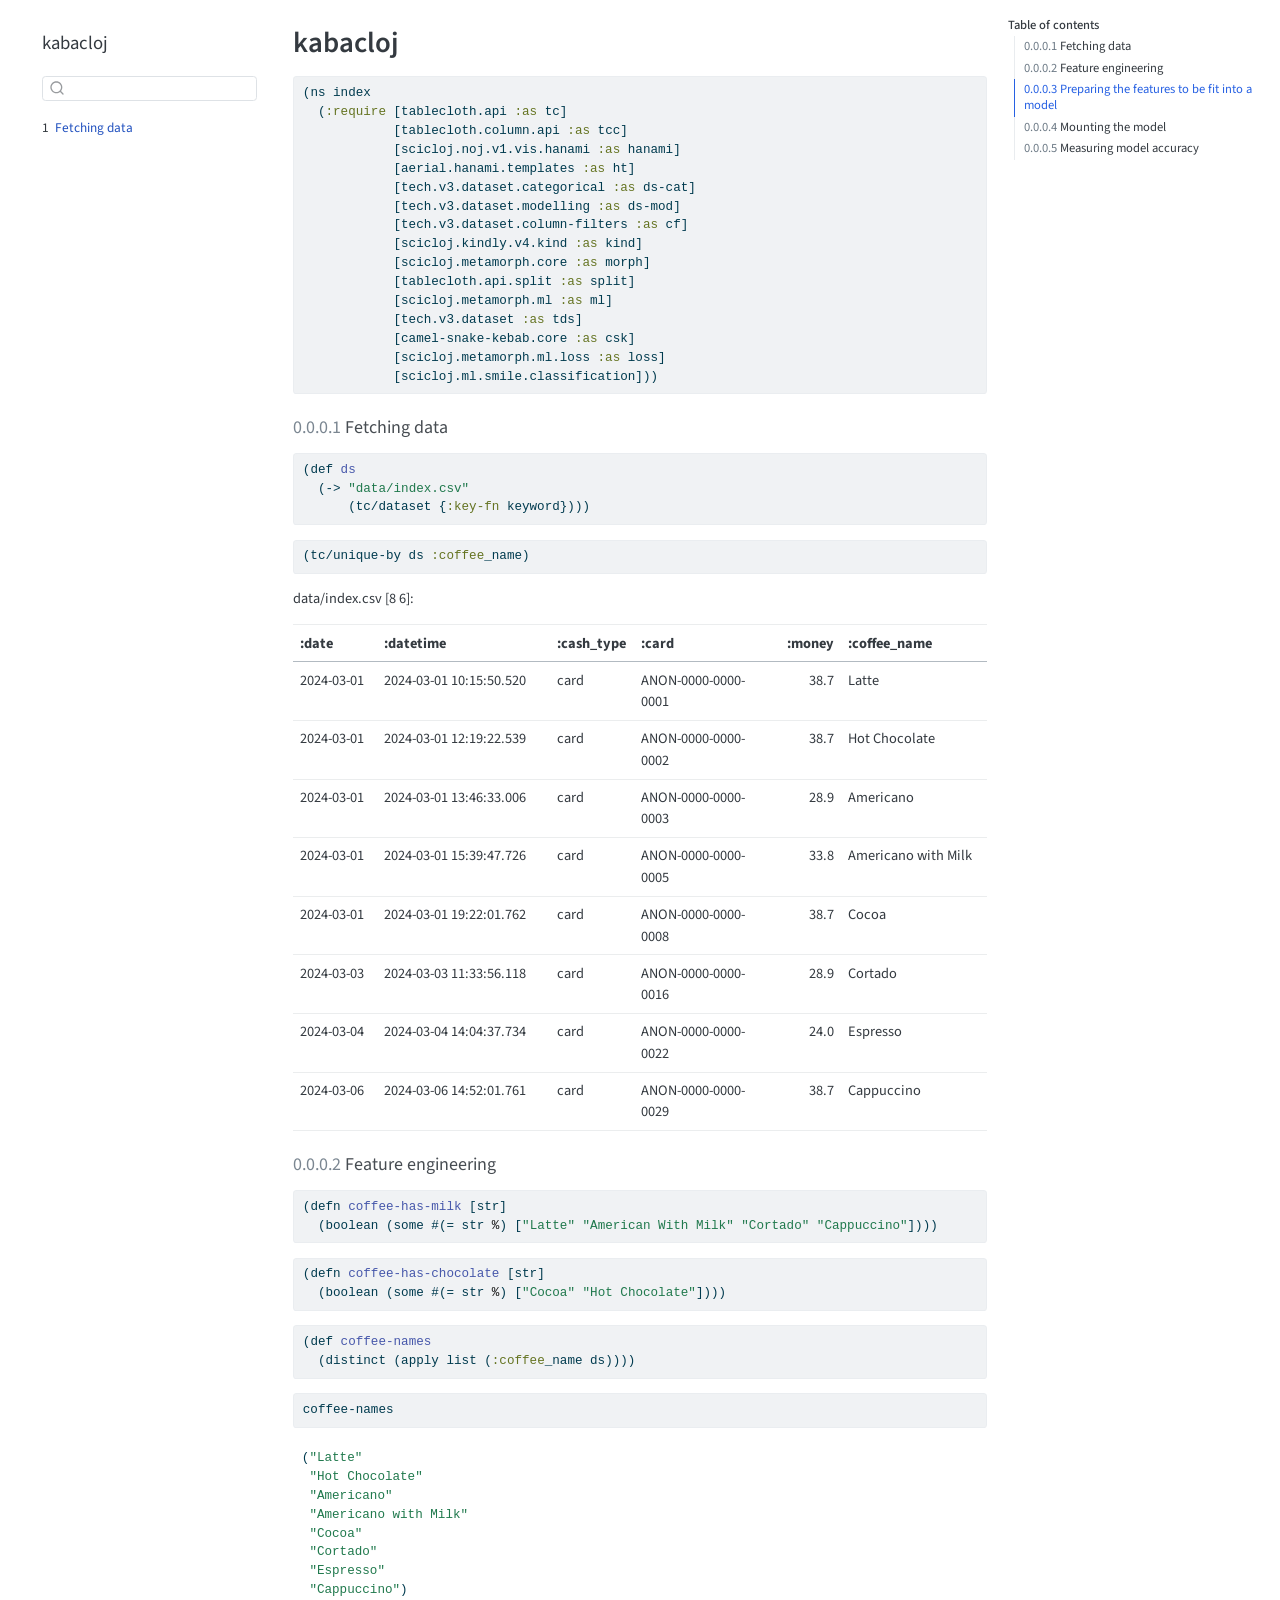
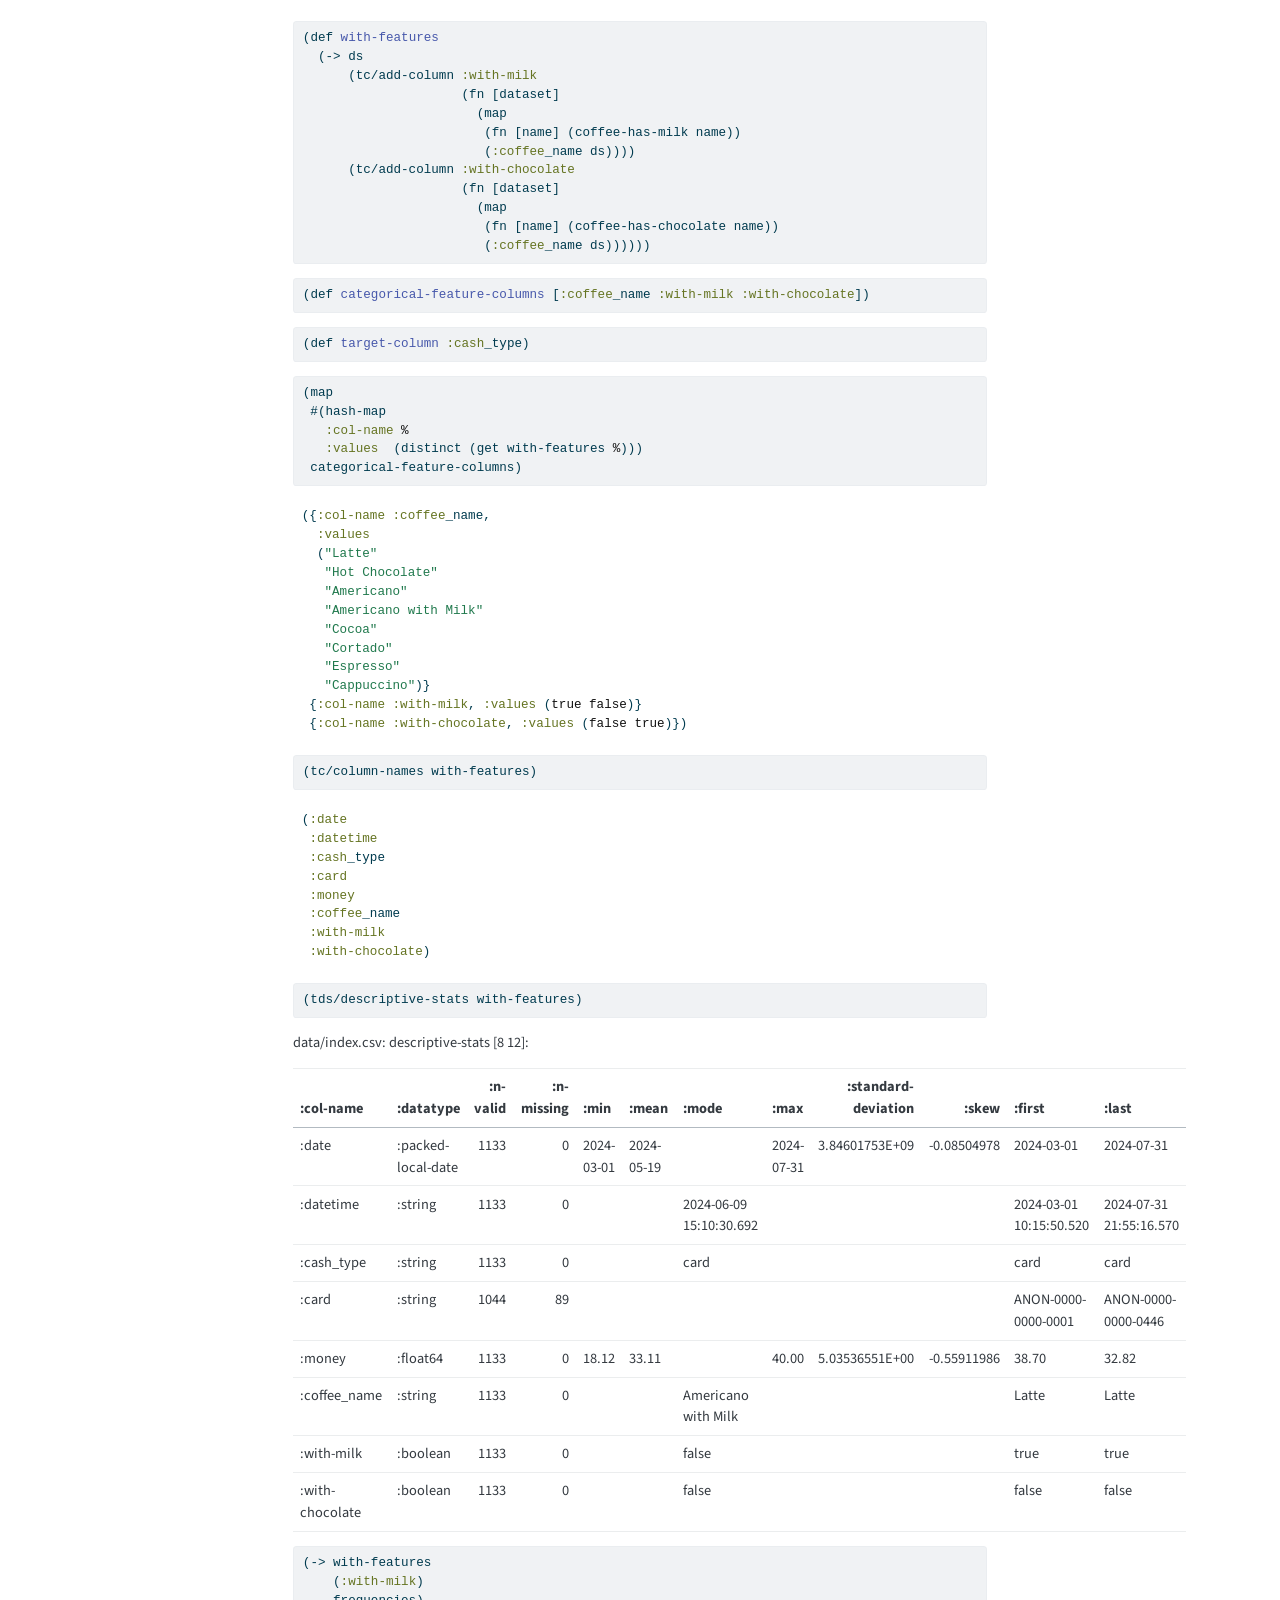
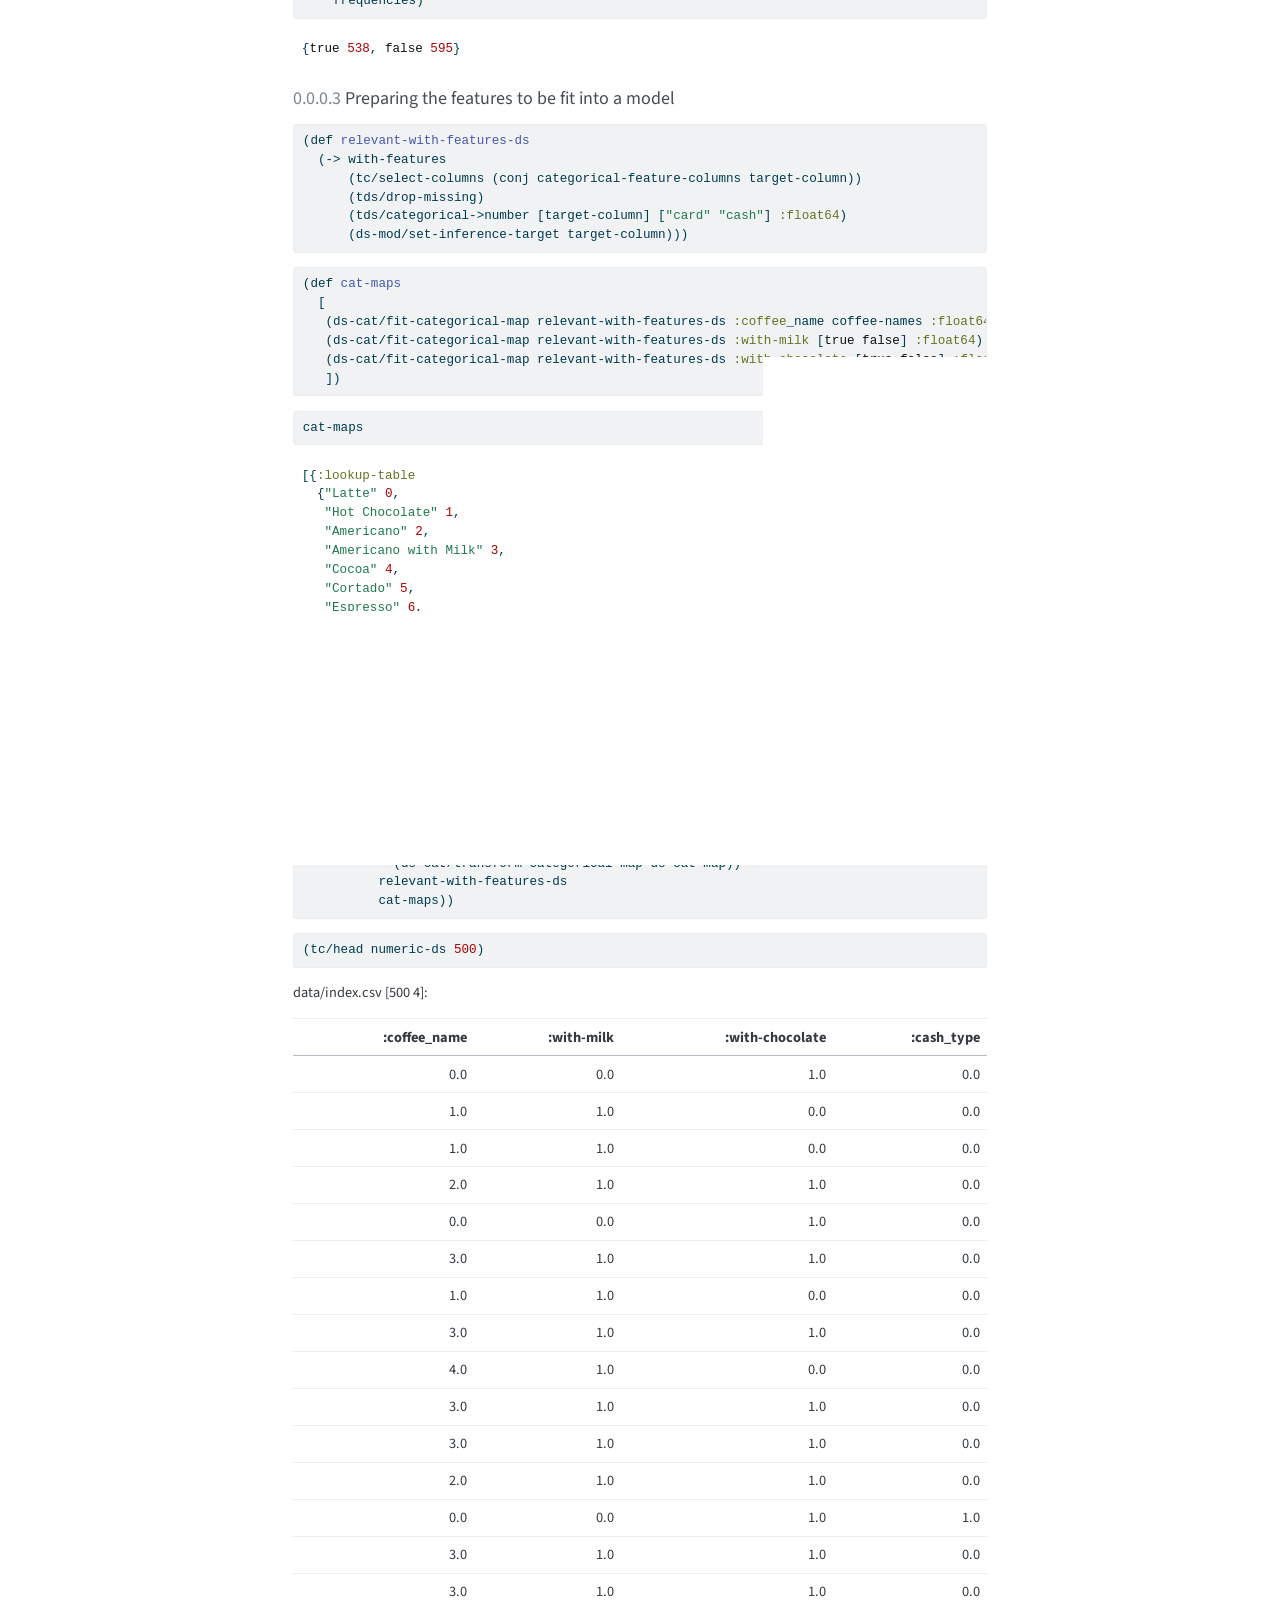
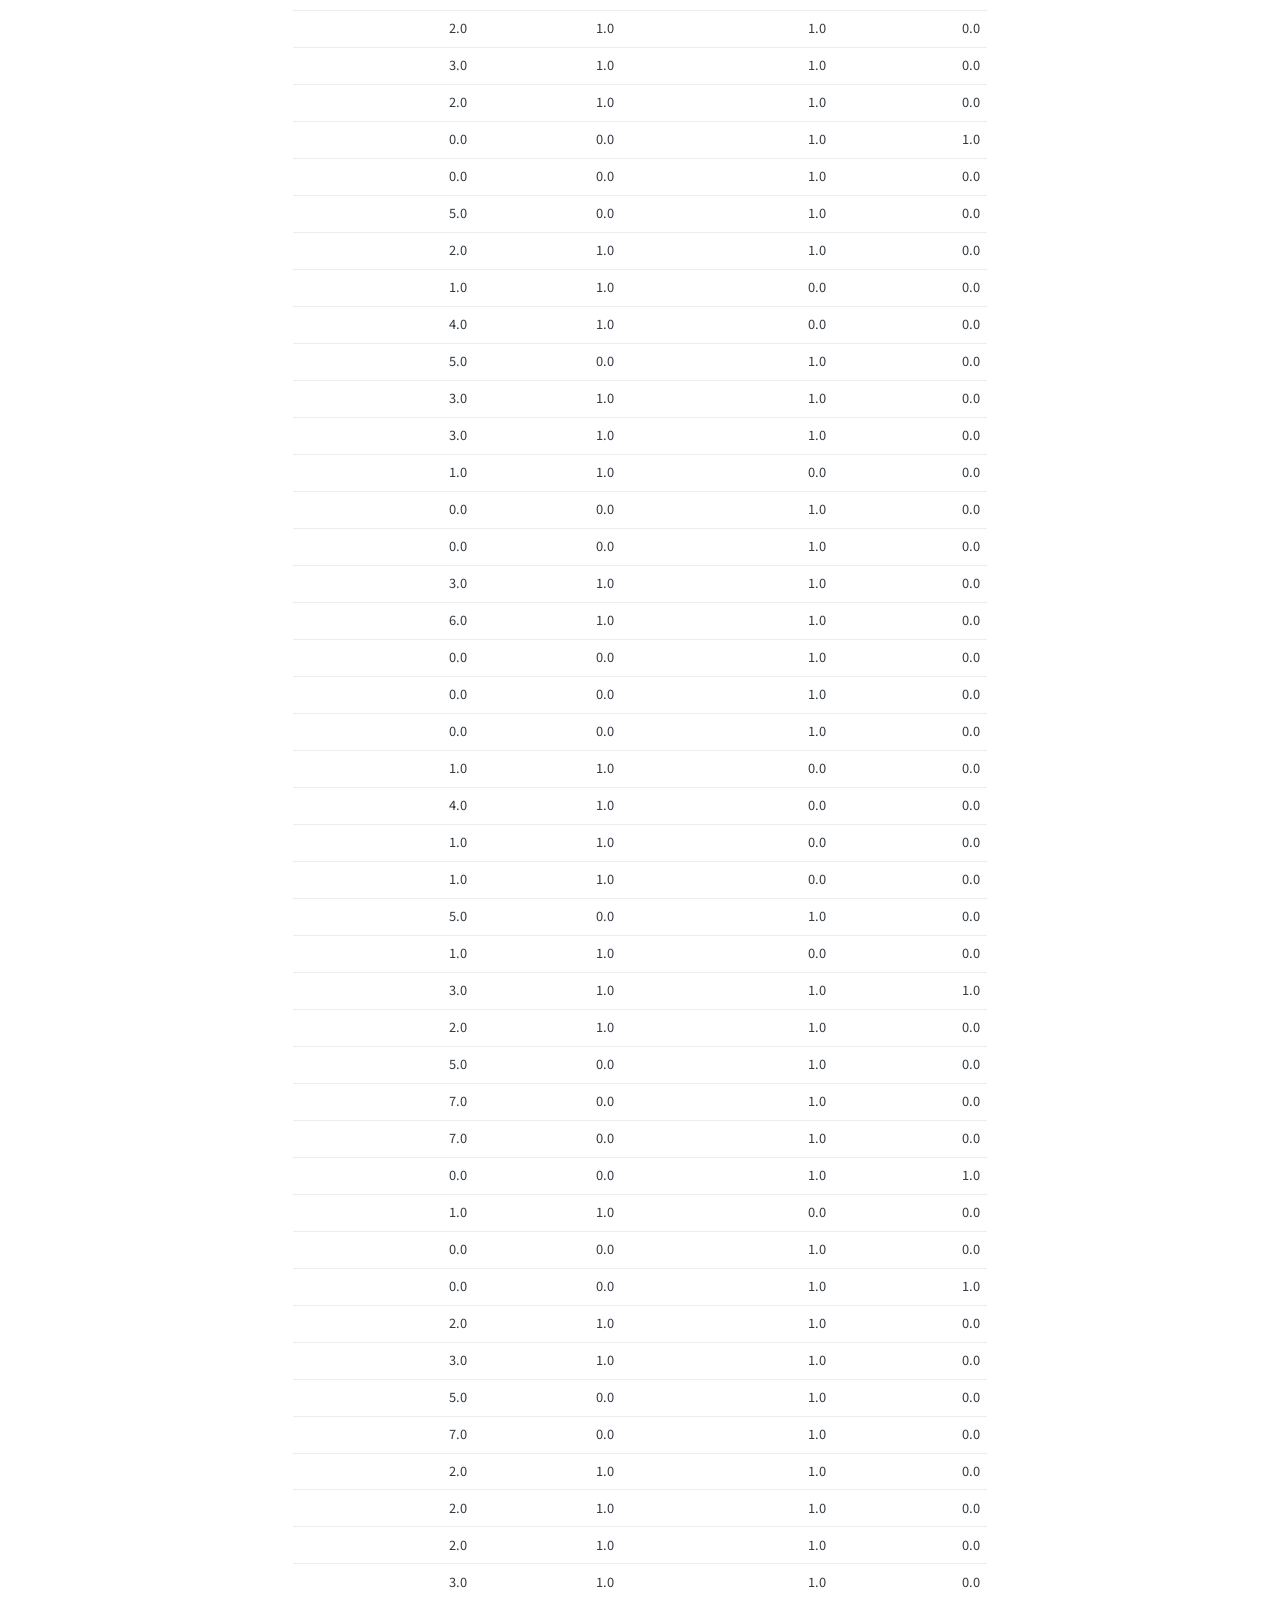
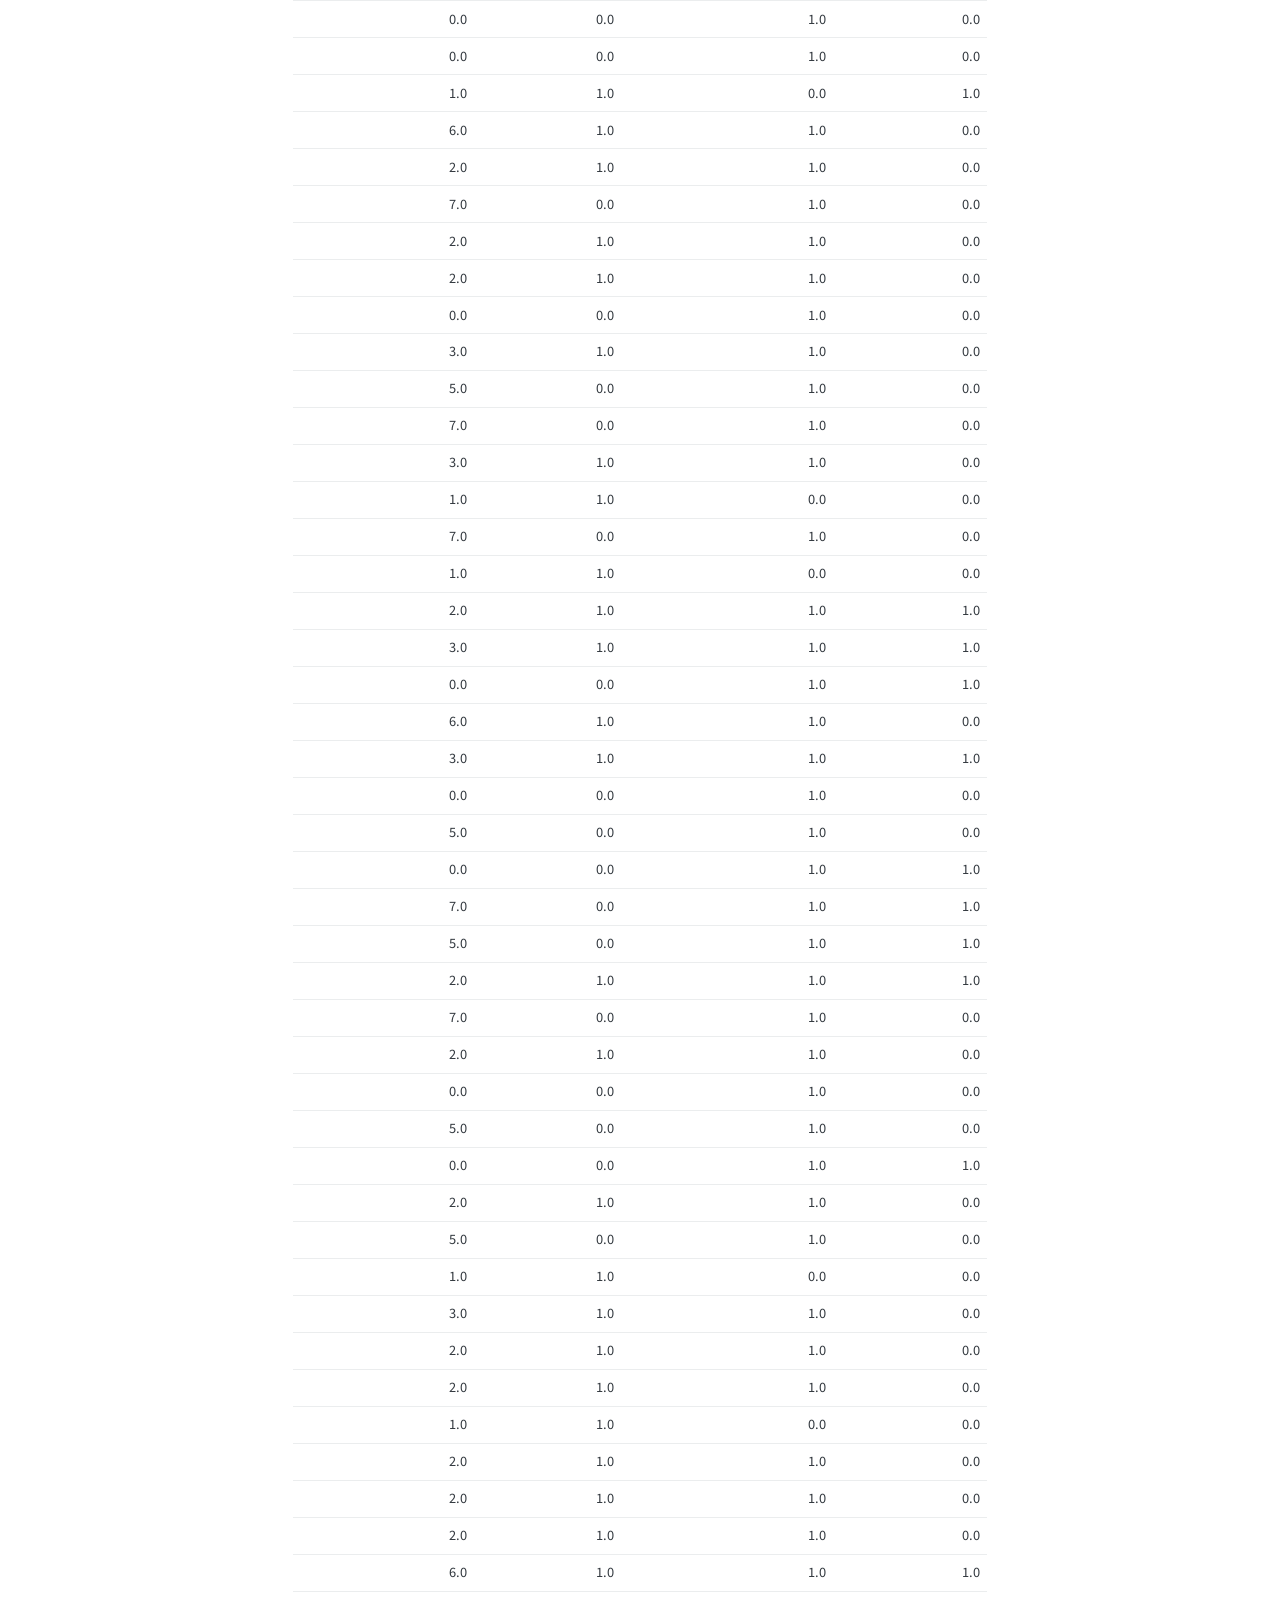
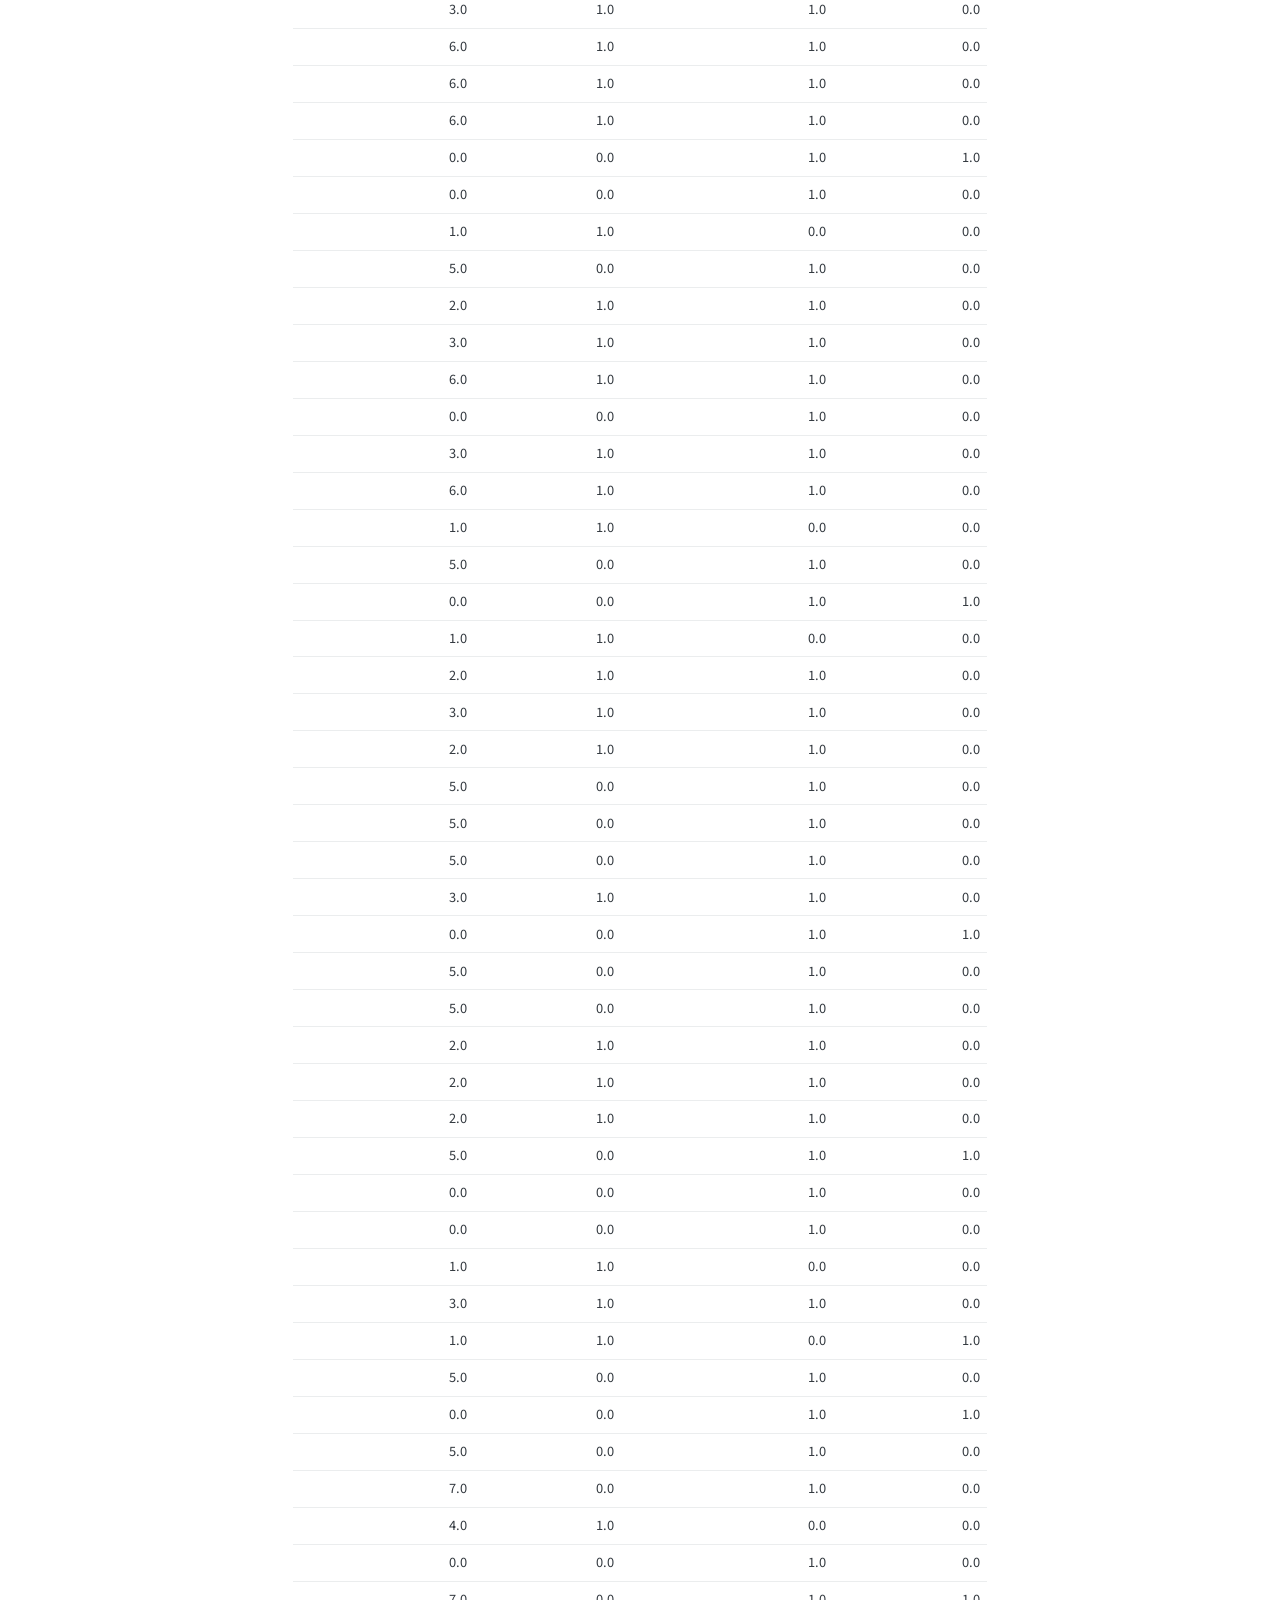
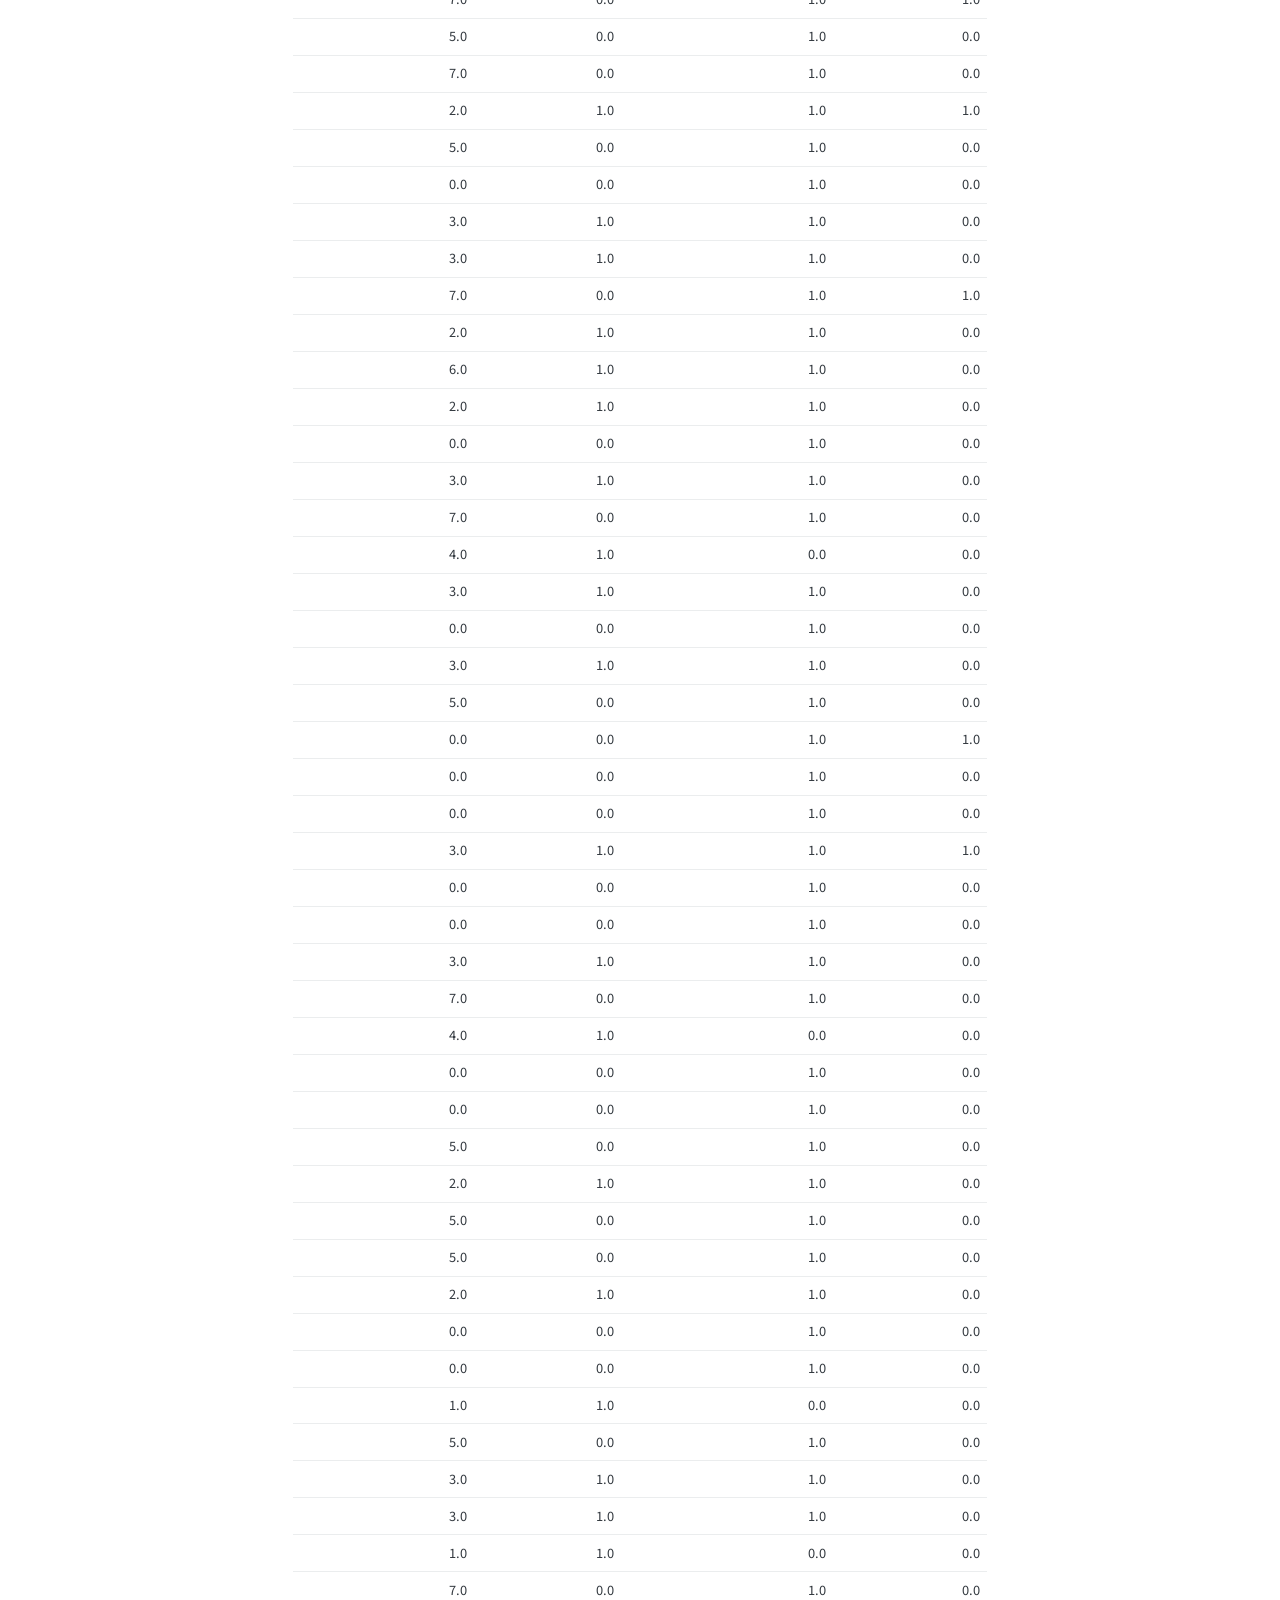
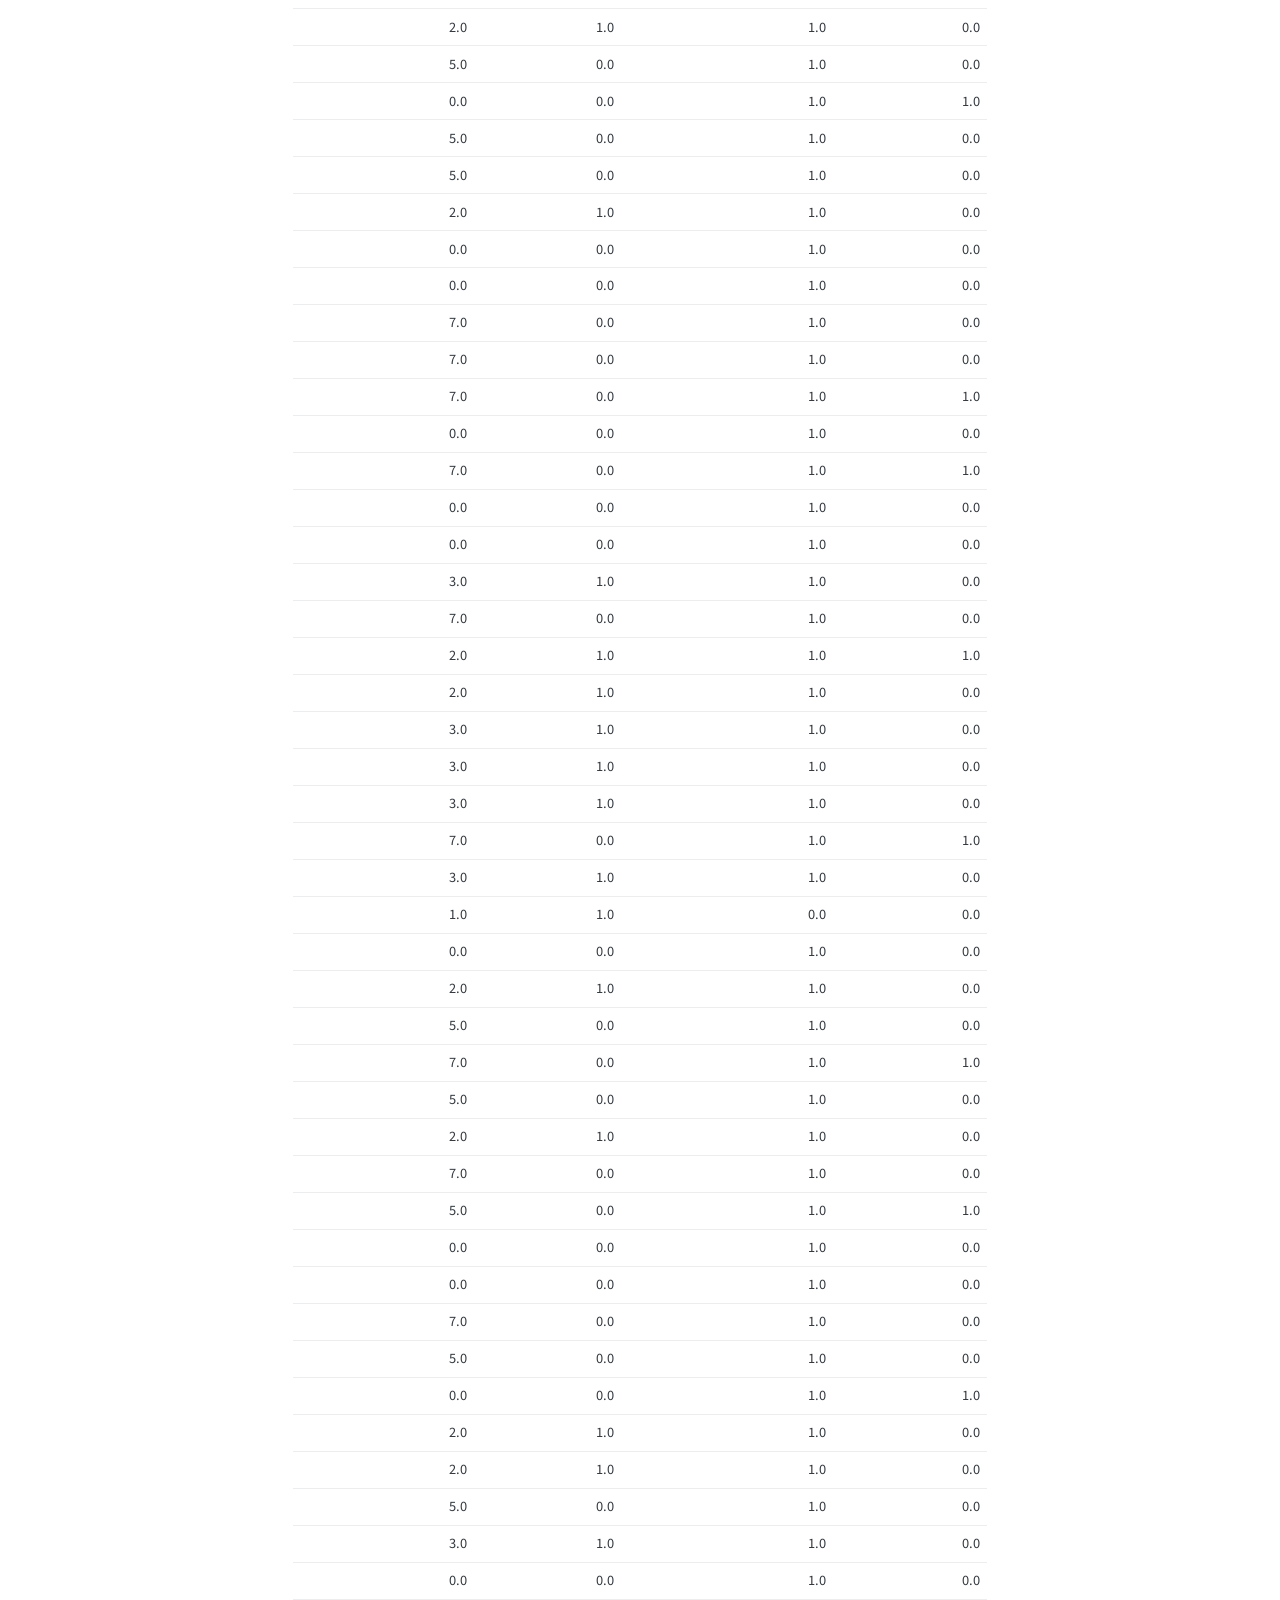
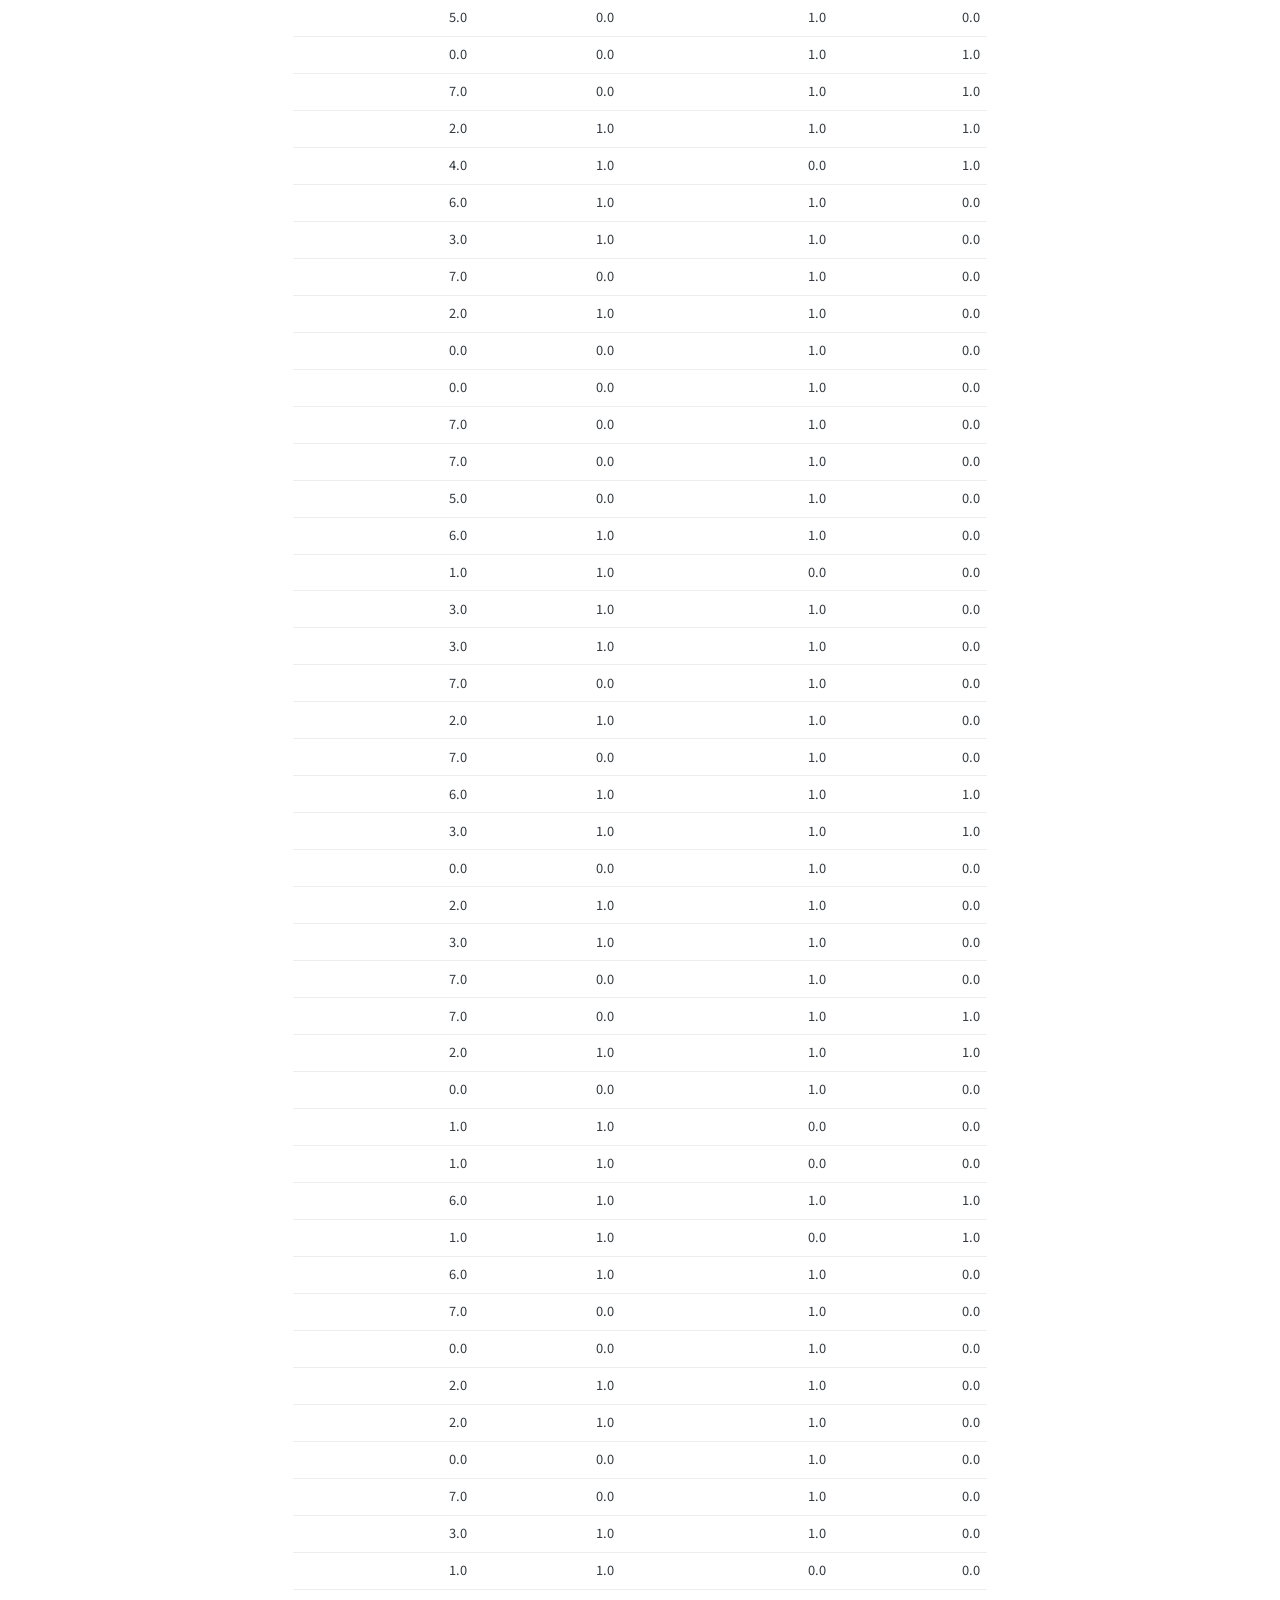
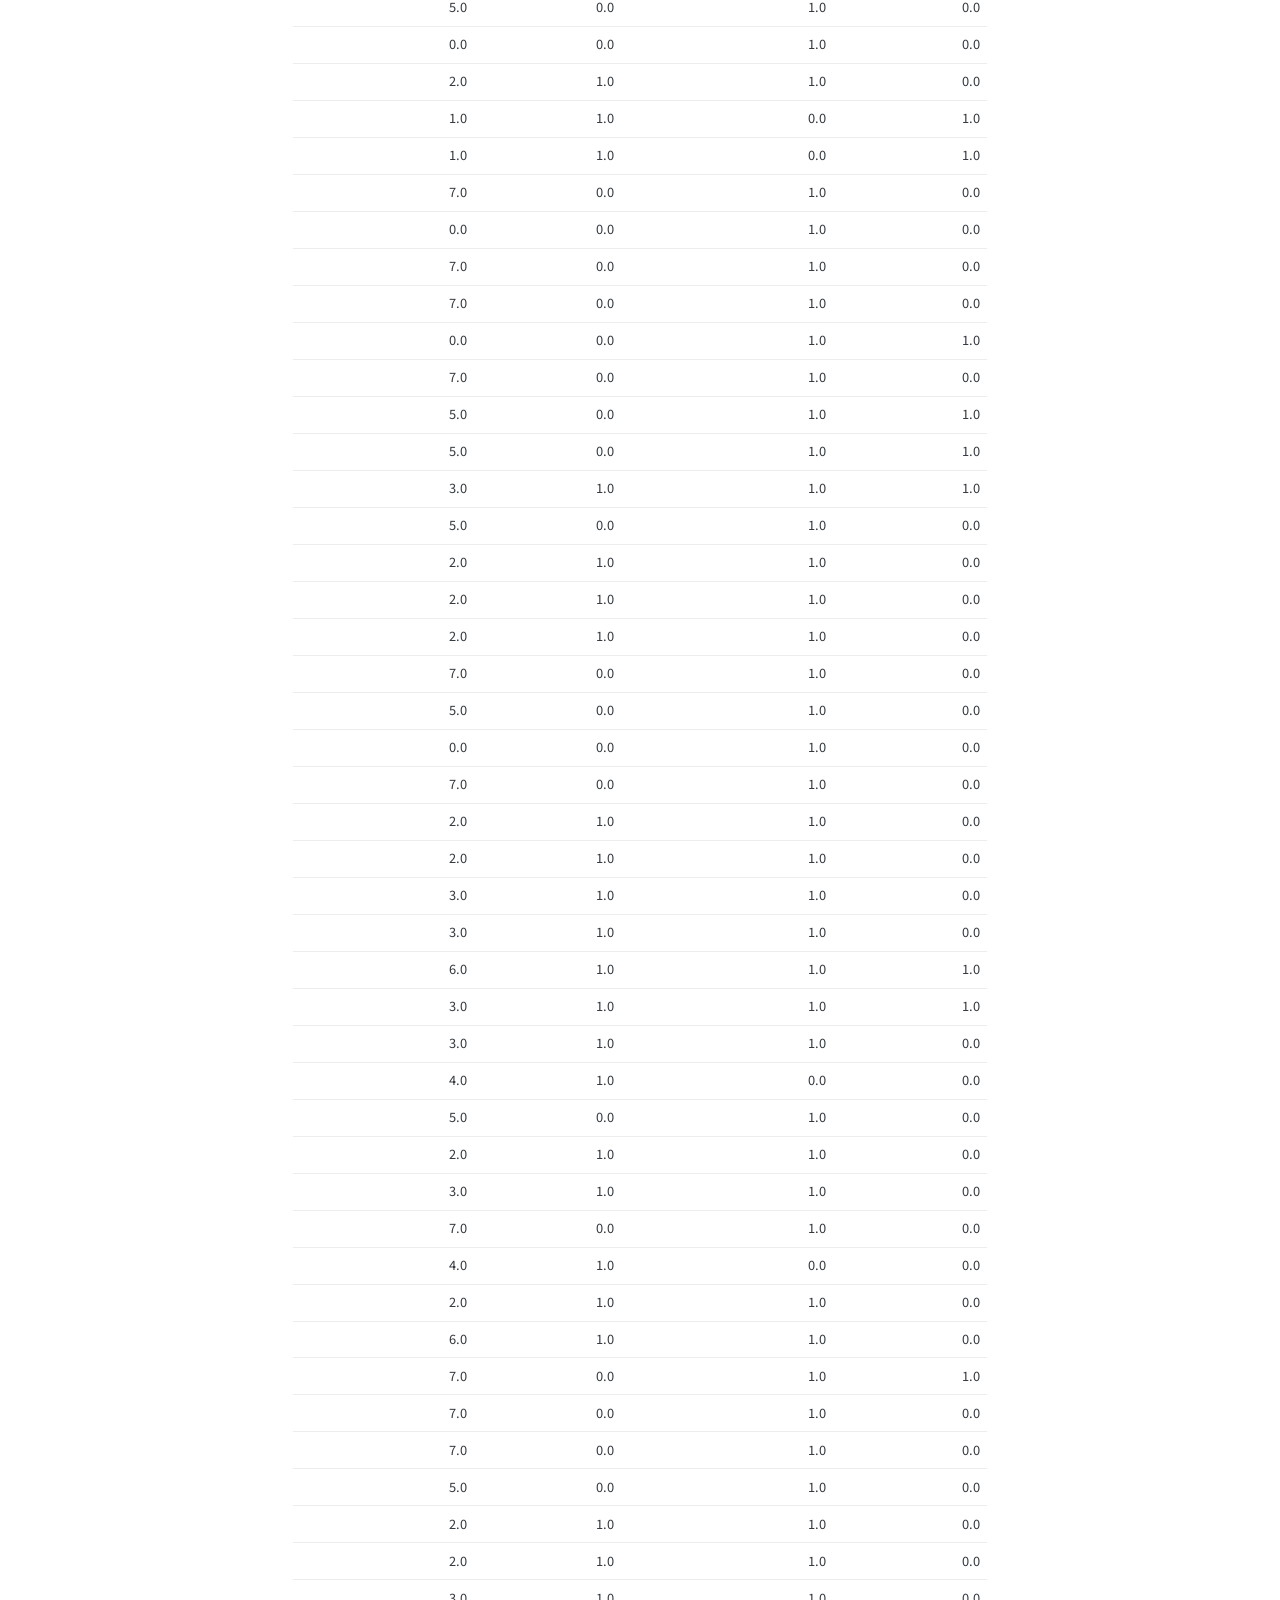
<file: docs/_book/index.html>
<!DOCTYPE html>
<html xmlns="http://www.w3.org/1999/xhtml" lang="en" xml:lang="en"><head>

<meta charset="utf-8">
<meta name="generator" content="quarto-1.4.554">

<meta name="viewport" content="width=device-width, initial-scale=1.0, user-scalable=yes">


<title>kabacloj</title>
<style>
code{white-space: pre-wrap;}
span.smallcaps{font-variant: small-caps;}
div.columns{display: flex; gap: min(4vw, 1.5em);}
div.column{flex: auto; overflow-x: auto;}
div.hanging-indent{margin-left: 1.5em; text-indent: -1.5em;}
ul.task-list{list-style: none;}
ul.task-list li input[type="checkbox"] {
  width: 0.8em;
  margin: 0 0.8em 0.2em -1em; /* quarto-specific, see https://github.com/quarto-dev/quarto-cli/issues/4556 */ 
  vertical-align: middle;
}
/* CSS for syntax highlighting */
pre > code.sourceCode { white-space: pre; position: relative; }
pre > code.sourceCode > span { line-height: 1.25; }
pre > code.sourceCode > span:empty { height: 1.2em; }
.sourceCode { overflow: visible; }
code.sourceCode > span { color: inherit; text-decoration: inherit; }
div.sourceCode { margin: 1em 0; }
pre.sourceCode { margin: 0; }
@media screen {
div.sourceCode { overflow: auto; }
}
@media print {
pre > code.sourceCode { white-space: pre-wrap; }
pre > code.sourceCode > span { text-indent: -5em; padding-left: 5em; }
}
pre.numberSource code
  { counter-reset: source-line 0; }
pre.numberSource code > span
  { position: relative; left: -4em; counter-increment: source-line; }
pre.numberSource code > span > a:first-child::before
  { content: counter(source-line);
    position: relative; left: -1em; text-align: right; vertical-align: baseline;
    border: none; display: inline-block;
    -webkit-touch-callout: none; -webkit-user-select: none;
    -khtml-user-select: none; -moz-user-select: none;
    -ms-user-select: none; user-select: none;
    padding: 0 4px; width: 4em;
  }
pre.numberSource { margin-left: 3em;  padding-left: 4px; }
div.sourceCode
  {   }
@media screen {
pre > code.sourceCode > span > a:first-child::before { text-decoration: underline; }
}
</style>


<script src="site_libs/quarto-nav/quarto-nav.js"></script>
<script src="site_libs/quarto-nav/headroom.min.js"></script>
<script src="site_libs/clipboard/clipboard.min.js"></script>
<script src="site_libs/quarto-search/autocomplete.umd.js"></script>
<script src="site_libs/quarto-search/fuse.min.js"></script>
<script src="site_libs/quarto-search/quarto-search.js"></script>
<meta name="quarto:offset" content="./">
<script src="site_libs/quarto-html/quarto.js"></script>
<script src="site_libs/quarto-html/popper.min.js"></script>
<script src="site_libs/quarto-html/tippy.umd.min.js"></script>
<script src="site_libs/quarto-html/anchor.min.js"></script>
<link href="site_libs/quarto-html/tippy.css" rel="stylesheet">
<link href="site_libs/quarto-html/quarto-syntax-highlighting.css" rel="stylesheet" id="quarto-text-highlighting-styles">
<script src="site_libs/bootstrap/bootstrap.min.js"></script>
<link href="site_libs/bootstrap/bootstrap-icons.css" rel="stylesheet">
<link href="site_libs/bootstrap/bootstrap.min.css" rel="stylesheet" id="quarto-bootstrap" data-mode="light">
<script id="quarto-search-options" type="application/json">{
  "location": "sidebar",
  "copy-button": false,
  "collapse-after": 3,
  "panel-placement": "start",
  "type": "textbox",
  "limit": 50,
  "keyboard-shortcut": [
    "f",
    "/",
    "s"
  ],
  "show-item-context": false,
  "language": {
    "search-no-results-text": "No results",
    "search-matching-documents-text": "matching documents",
    "search-copy-link-title": "Copy link to search",
    "search-hide-matches-text": "Hide additional matches",
    "search-more-match-text": "more match in this document",
    "search-more-matches-text": "more matches in this document",
    "search-clear-button-title": "Clear",
    "search-text-placeholder": "",
    "search-detached-cancel-button-title": "Cancel",
    "search-submit-button-title": "Submit",
    "search-label": "Search"
  }
}</script>
<link rel="icon" href="data:,">


</head>

<body class="nav-sidebar floating">

<div id="quarto-search-results"></div>
  <header id="quarto-header" class="headroom fixed-top">
  <nav class="quarto-secondary-nav">
    <div class="container-fluid d-flex">
      <button type="button" class="quarto-btn-toggle btn" data-bs-toggle="collapse" data-bs-target=".quarto-sidebar-collapse-item" aria-controls="quarto-sidebar" aria-expanded="false" aria-label="Toggle sidebar navigation" onclick="if (window.quartoToggleHeadroom) { window.quartoToggleHeadroom(); }">
        <i class="bi bi-layout-text-sidebar-reverse"></i>
      </button>
        <nav class="quarto-page-breadcrumbs" aria-label="breadcrumb"><ol class="breadcrumb"><li class="breadcrumb-item"><a href="./index.html"><span class="chapter-number">1</span>&nbsp; <span class="chapter-title">Fetching data</span></a></li></ol></nav>
        <a class="flex-grow-1" role="button" data-bs-toggle="collapse" data-bs-target=".quarto-sidebar-collapse-item" aria-controls="quarto-sidebar" aria-expanded="false" aria-label="Toggle sidebar navigation" onclick="if (window.quartoToggleHeadroom) { window.quartoToggleHeadroom(); }">      
        </a>
      <button type="button" class="btn quarto-search-button" aria-label="" onclick="window.quartoOpenSearch();">
        <i class="bi bi-search"></i>
      </button>
    </div>
  </nav>
</header>
<!-- content -->
<div id="quarto-content" class="quarto-container page-columns page-rows-contents page-layout-article">
<!-- sidebar -->
  <nav id="quarto-sidebar" class="sidebar collapse collapse-horizontal quarto-sidebar-collapse-item sidebar-navigation floating overflow-auto">
    <div class="pt-lg-2 mt-2 text-left sidebar-header">
    <div class="sidebar-title mb-0 py-0">
      <a href="./">kabacloj</a> 
    </div>
      </div>
        <div class="mt-2 flex-shrink-0 align-items-center">
        <div class="sidebar-search">
        <div id="quarto-search" class="" title="Search"></div>
        </div>
        </div>
    <div class="sidebar-menu-container"> 
    <ul class="list-unstyled mt-1">
        <li class="sidebar-item">
  <div class="sidebar-item-container"> 
  <a href="./index.html" class="sidebar-item-text sidebar-link active">
 <span class="menu-text"><span class="chapter-number">1</span>&nbsp; <span class="chapter-title">Fetching data</span></span></a>
  </div>
</li>
    </ul>
    </div>
</nav>
<div id="quarto-sidebar-glass" class="quarto-sidebar-collapse-item" data-bs-toggle="collapse" data-bs-target=".quarto-sidebar-collapse-item"></div>
<!-- margin-sidebar -->
    <div id="quarto-margin-sidebar" class="sidebar margin-sidebar">
        <nav id="TOC" role="doc-toc" class="toc-active">
    <h2 id="toc-title">Table of contents</h2>
   
  <ul>
  <li><a href="#fetching-data" id="toc-fetching-data" class="nav-link active" data-scroll-target="#fetching-data"><span class="header-section-number">0.0.0.1</span> Fetching data</a></li>
  <li><a href="#feature-engineering" id="toc-feature-engineering" class="nav-link" data-scroll-target="#feature-engineering"><span class="header-section-number">0.0.0.2</span> Feature engineering</a></li>
  <li><a href="#preparing-the-features-to-be-fit-into-a-model" id="toc-preparing-the-features-to-be-fit-into-a-model" class="nav-link" data-scroll-target="#preparing-the-features-to-be-fit-into-a-model"><span class="header-section-number">0.0.0.3</span> Preparing the features to be fit into a model</a></li>
  <li><a href="#mounting-the-model" id="toc-mounting-the-model" class="nav-link" data-scroll-target="#mounting-the-model"><span class="header-section-number">0.0.0.4</span> Mounting the model</a></li>
  <li><a href="#measuring-model-accuracy" id="toc-measuring-model-accuracy" class="nav-link" data-scroll-target="#measuring-model-accuracy"><span class="header-section-number">0.0.0.5</span> Measuring model accuracy</a></li>
  </ul>
</nav>
    </div>
<!-- main -->
<main class="content" id="quarto-document-content">

<header id="title-block-header" class="quarto-title-block default">
<div class="quarto-title">
<h1 class="title">kabacloj</h1>
</div>



<div class="quarto-title-meta">

    
  
    
  </div>
  


</header>


<style></style>
<style>.printedClojure .sourceCode {
  background-color: transparent;
  border-style: none;
}
</style>
<style>.clay-limit-image-width .clay-image {max-width: 100%}
</style>
<script src="index_files/md-default0.js" type="text/javascript"></script>
<script src="index_files/md-default1.js" type="text/javascript"></script>
<div class="sourceClojure">
<div class="sourceCode" id="cb1"><pre class="sourceCode clojure code-with-copy"><code class="sourceCode clojure"><span id="cb1-1"><a href="#cb1-1" aria-hidden="true" tabindex="-1"></a>(<span class="kw">ns</span> <span class="kw">index</span></span>
<span id="cb1-2"><a href="#cb1-2" aria-hidden="true" tabindex="-1"></a>  (<span class="at">:require</span> [tablecloth.api <span class="at">:as</span> tc]</span>
<span id="cb1-3"><a href="#cb1-3" aria-hidden="true" tabindex="-1"></a>            [tablecloth.column.api <span class="at">:as</span> tcc]</span>
<span id="cb1-4"><a href="#cb1-4" aria-hidden="true" tabindex="-1"></a>            [scicloj.noj.v1.vis.hanami <span class="at">:as</span> hanami]</span>
<span id="cb1-5"><a href="#cb1-5" aria-hidden="true" tabindex="-1"></a>            [aerial.hanami.templates <span class="at">:as</span> ht]</span>
<span id="cb1-6"><a href="#cb1-6" aria-hidden="true" tabindex="-1"></a>            [tech.v3.dataset.categorical <span class="at">:as</span> ds-cat]</span>
<span id="cb1-7"><a href="#cb1-7" aria-hidden="true" tabindex="-1"></a>            [tech.v3.dataset.modelling <span class="at">:as</span> ds-mod]</span>
<span id="cb1-8"><a href="#cb1-8" aria-hidden="true" tabindex="-1"></a>            [tech.v3.dataset.column-filters <span class="at">:as</span> cf]</span>
<span id="cb1-9"><a href="#cb1-9" aria-hidden="true" tabindex="-1"></a>            [scicloj.kindly.v4.kind <span class="at">:as</span> kind]</span>
<span id="cb1-10"><a href="#cb1-10" aria-hidden="true" tabindex="-1"></a>            [scicloj.metamorph.core <span class="at">:as</span> morph]</span>
<span id="cb1-11"><a href="#cb1-11" aria-hidden="true" tabindex="-1"></a>            [tablecloth.api.split <span class="at">:as</span> split]</span>
<span id="cb1-12"><a href="#cb1-12" aria-hidden="true" tabindex="-1"></a>            [scicloj.metamorph.ml <span class="at">:as</span> ml]</span>
<span id="cb1-13"><a href="#cb1-13" aria-hidden="true" tabindex="-1"></a>            [tech.v3.dataset <span class="at">:as</span> tds]</span>
<span id="cb1-14"><a href="#cb1-14" aria-hidden="true" tabindex="-1"></a>            [camel-snake-kebab.core <span class="at">:as</span> csk]</span>
<span id="cb1-15"><a href="#cb1-15" aria-hidden="true" tabindex="-1"></a>            [scicloj.metamorph.ml.loss <span class="at">:as</span> loss]</span>
<span id="cb1-16"><a href="#cb1-16" aria-hidden="true" tabindex="-1"></a>            [scicloj.ml.smile.classification]))</span></code><button title="Copy to Clipboard" class="code-copy-button"><i class="bi"></i></button></pre></div>
</div>
<section id="fetching-data" class="level4" data-number="0.0.0.1">
<h4 data-number="0.0.0.1" class="anchored" data-anchor-id="fetching-data"><span class="header-section-number">0.0.0.1</span> Fetching data</h4>
<div class="sourceClojure">
<div class="sourceCode" id="cb2"><pre class="sourceCode clojure code-with-copy"><code class="sourceCode clojure"><span id="cb2-1"><a href="#cb2-1" aria-hidden="true" tabindex="-1"></a>(<span class="bu">def</span><span class="fu"> ds</span></span>
<span id="cb2-2"><a href="#cb2-2" aria-hidden="true" tabindex="-1"></a>  (<span class="kw">-&gt;</span> <span class="st">"data/index.csv"</span></span>
<span id="cb2-3"><a href="#cb2-3" aria-hidden="true" tabindex="-1"></a>      (tc/dataset {<span class="at">:key-fn</span> <span class="kw">keyword</span>})))</span></code><button title="Copy to Clipboard" class="code-copy-button"><i class="bi"></i></button></pre></div>
</div>
<div class="sourceClojure">
<div class="sourceCode" id="cb3"><pre class="sourceCode clojure code-with-copy"><code class="sourceCode clojure"><span id="cb3-1"><a href="#cb3-1" aria-hidden="true" tabindex="-1"></a>(tc/unique-by ds <span class="at">:coffee</span>_name)</span></code><button title="Copy to Clipboard" class="code-copy-button"><i class="bi"></i></button></pre></div>
</div>
<div class="clay-dataset">
<p>data/index.csv [8 6]:</p>
<table class="table">
<colgroup>
<col style="width: 12%">
<col style="width: 25%">
<col style="width: 12%">
<col style="width: 21%">
<col style="width: 8%">
<col style="width: 21%">
</colgroup>
<thead>
<tr class="header">
<th>:date</th>
<th>:datetime</th>
<th>:cash_type</th>
<th>:card</th>
<th style="text-align: right;">:money</th>
<th>:coffee_name</th>
</tr>
</thead>
<tbody>
<tr class="odd">
<td>2024-03-01</td>
<td>2024-03-01 10:15:50.520</td>
<td>card</td>
<td>ANON-0000-0000-0001</td>
<td style="text-align: right;">38.7</td>
<td>Latte</td>
</tr>
<tr class="even">
<td>2024-03-01</td>
<td>2024-03-01 12:19:22.539</td>
<td>card</td>
<td>ANON-0000-0000-0002</td>
<td style="text-align: right;">38.7</td>
<td>Hot Chocolate</td>
</tr>
<tr class="odd">
<td>2024-03-01</td>
<td>2024-03-01 13:46:33.006</td>
<td>card</td>
<td>ANON-0000-0000-0003</td>
<td style="text-align: right;">28.9</td>
<td>Americano</td>
</tr>
<tr class="even">
<td>2024-03-01</td>
<td>2024-03-01 15:39:47.726</td>
<td>card</td>
<td>ANON-0000-0000-0005</td>
<td style="text-align: right;">33.8</td>
<td>Americano with Milk</td>
</tr>
<tr class="odd">
<td>2024-03-01</td>
<td>2024-03-01 19:22:01.762</td>
<td>card</td>
<td>ANON-0000-0000-0008</td>
<td style="text-align: right;">38.7</td>
<td>Cocoa</td>
</tr>
<tr class="even">
<td>2024-03-03</td>
<td>2024-03-03 11:33:56.118</td>
<td>card</td>
<td>ANON-0000-0000-0016</td>
<td style="text-align: right;">28.9</td>
<td>Cortado</td>
</tr>
<tr class="odd">
<td>2024-03-04</td>
<td>2024-03-04 14:04:37.734</td>
<td>card</td>
<td>ANON-0000-0000-0022</td>
<td style="text-align: right;">24.0</td>
<td>Espresso</td>
</tr>
<tr class="even">
<td>2024-03-06</td>
<td>2024-03-06 14:52:01.761</td>
<td>card</td>
<td>ANON-0000-0000-0029</td>
<td style="text-align: right;">38.7</td>
<td>Cappuccino</td>
</tr>
</tbody>
</table>
</div>
</section>
<section id="feature-engineering" class="level4" data-number="0.0.0.2">
<h4 data-number="0.0.0.2" class="anchored" data-anchor-id="feature-engineering"><span class="header-section-number">0.0.0.2</span> Feature engineering</h4>
<div class="sourceClojure">
<div class="sourceCode" id="cb4"><pre class="sourceCode clojure code-with-copy"><code class="sourceCode clojure"><span id="cb4-1"><a href="#cb4-1" aria-hidden="true" tabindex="-1"></a>(<span class="bu">defn</span><span class="fu"> coffee-has-milk </span>[<span class="kw">str</span>]</span>
<span id="cb4-2"><a href="#cb4-2" aria-hidden="true" tabindex="-1"></a>  (<span class="kw">boolean</span> (<span class="kw">some</span> #(<span class="kw">=</span> <span class="kw">str</span> <span class="va">%</span>) [<span class="st">"Latte"</span> <span class="st">"American With Milk"</span> <span class="st">"Cortado"</span> <span class="st">"Cappuccino"</span>])))</span></code><button title="Copy to Clipboard" class="code-copy-button"><i class="bi"></i></button></pre></div>
</div>
<div class="sourceClojure">
<div class="sourceCode" id="cb5"><pre class="sourceCode clojure code-with-copy"><code class="sourceCode clojure"><span id="cb5-1"><a href="#cb5-1" aria-hidden="true" tabindex="-1"></a>(<span class="bu">defn</span><span class="fu"> coffee-has-chocolate </span>[<span class="kw">str</span>]</span>
<span id="cb5-2"><a href="#cb5-2" aria-hidden="true" tabindex="-1"></a>  (<span class="kw">boolean</span> (<span class="kw">some</span> #(<span class="kw">=</span> <span class="kw">str</span> <span class="va">%</span>) [<span class="st">"Cocoa"</span> <span class="st">"Hot Chocolate"</span>])))</span></code><button title="Copy to Clipboard" class="code-copy-button"><i class="bi"></i></button></pre></div>
</div>
<div class="sourceClojure">
<div class="sourceCode" id="cb6"><pre class="sourceCode clojure code-with-copy"><code class="sourceCode clojure"><span id="cb6-1"><a href="#cb6-1" aria-hidden="true" tabindex="-1"></a>(<span class="bu">def</span><span class="fu"> coffee-names</span></span>
<span id="cb6-2"><a href="#cb6-2" aria-hidden="true" tabindex="-1"></a>  (<span class="kw">distinct</span> (<span class="kw">apply</span> <span class="kw">list</span> (<span class="at">:coffee</span>_name ds))))</span></code><button title="Copy to Clipboard" class="code-copy-button"><i class="bi"></i></button></pre></div>
</div>
<div class="sourceClojure">
<div class="sourceCode" id="cb7"><pre class="sourceCode clojure code-with-copy"><code class="sourceCode clojure"><span id="cb7-1"><a href="#cb7-1" aria-hidden="true" tabindex="-1"></a>coffee-names</span></code><button title="Copy to Clipboard" class="code-copy-button"><i class="bi"></i></button></pre></div>
</div>
<div class="printedClojure">
<div class="sourceCode" id="cb8"><pre class="sourceCode clojure code-with-copy"><code class="sourceCode clojure"><span id="cb8-1"><a href="#cb8-1" aria-hidden="true" tabindex="-1"></a>(<span class="st">"Latte"</span></span>
<span id="cb8-2"><a href="#cb8-2" aria-hidden="true" tabindex="-1"></a> <span class="st">"Hot Chocolate"</span></span>
<span id="cb8-3"><a href="#cb8-3" aria-hidden="true" tabindex="-1"></a> <span class="st">"Americano"</span></span>
<span id="cb8-4"><a href="#cb8-4" aria-hidden="true" tabindex="-1"></a> <span class="st">"Americano with Milk"</span></span>
<span id="cb8-5"><a href="#cb8-5" aria-hidden="true" tabindex="-1"></a> <span class="st">"Cocoa"</span></span>
<span id="cb8-6"><a href="#cb8-6" aria-hidden="true" tabindex="-1"></a> <span class="st">"Cortado"</span></span>
<span id="cb8-7"><a href="#cb8-7" aria-hidden="true" tabindex="-1"></a> <span class="st">"Espresso"</span></span>
<span id="cb8-8"><a href="#cb8-8" aria-hidden="true" tabindex="-1"></a> <span class="st">"Cappuccino"</span>)</span></code><button title="Copy to Clipboard" class="code-copy-button"><i class="bi"></i></button></pre></div>
</div>
<div class="sourceClojure">
<div class="sourceCode" id="cb9"><pre class="sourceCode clojure code-with-copy"><code class="sourceCode clojure"><span id="cb9-1"><a href="#cb9-1" aria-hidden="true" tabindex="-1"></a>(<span class="bu">def</span><span class="fu"> with-features</span></span>
<span id="cb9-2"><a href="#cb9-2" aria-hidden="true" tabindex="-1"></a>  (<span class="kw">-&gt;</span> ds</span>
<span id="cb9-3"><a href="#cb9-3" aria-hidden="true" tabindex="-1"></a>      (tc/add-column <span class="at">:with-milk</span></span>
<span id="cb9-4"><a href="#cb9-4" aria-hidden="true" tabindex="-1"></a>                     (<span class="kw">fn</span> [dataset]</span>
<span id="cb9-5"><a href="#cb9-5" aria-hidden="true" tabindex="-1"></a>                       (<span class="kw">map</span></span>
<span id="cb9-6"><a href="#cb9-6" aria-hidden="true" tabindex="-1"></a>                        (<span class="kw">fn</span> [<span class="kw">name</span>] (coffee-has-milk <span class="kw">name</span>))</span>
<span id="cb9-7"><a href="#cb9-7" aria-hidden="true" tabindex="-1"></a>                        (<span class="at">:coffee</span>_name ds))))</span>
<span id="cb9-8"><a href="#cb9-8" aria-hidden="true" tabindex="-1"></a>      (tc/add-column <span class="at">:with-chocolate</span></span>
<span id="cb9-9"><a href="#cb9-9" aria-hidden="true" tabindex="-1"></a>                     (<span class="kw">fn</span> [dataset]</span>
<span id="cb9-10"><a href="#cb9-10" aria-hidden="true" tabindex="-1"></a>                       (<span class="kw">map</span></span>
<span id="cb9-11"><a href="#cb9-11" aria-hidden="true" tabindex="-1"></a>                        (<span class="kw">fn</span> [<span class="kw">name</span>] (coffee-has-chocolate <span class="kw">name</span>))</span>
<span id="cb9-12"><a href="#cb9-12" aria-hidden="true" tabindex="-1"></a>                        (<span class="at">:coffee</span>_name ds))))))</span></code><button title="Copy to Clipboard" class="code-copy-button"><i class="bi"></i></button></pre></div>
</div>
<div class="sourceClojure">
<div class="sourceCode" id="cb10"><pre class="sourceCode clojure code-with-copy"><code class="sourceCode clojure"><span id="cb10-1"><a href="#cb10-1" aria-hidden="true" tabindex="-1"></a>(<span class="bu">def</span><span class="fu"> categorical-feature-columns </span>[<span class="at">:coffee</span>_name <span class="at">:with-milk</span> <span class="at">:with-chocolate</span>])</span></code><button title="Copy to Clipboard" class="code-copy-button"><i class="bi"></i></button></pre></div>
</div>
<div class="sourceClojure">
<div class="sourceCode" id="cb11"><pre class="sourceCode clojure code-with-copy"><code class="sourceCode clojure"><span id="cb11-1"><a href="#cb11-1" aria-hidden="true" tabindex="-1"></a>(<span class="bu">def</span><span class="fu"> target-column </span><span class="at">:cash</span>_type)</span></code><button title="Copy to Clipboard" class="code-copy-button"><i class="bi"></i></button></pre></div>
</div>
<div class="sourceClojure">
<div class="sourceCode" id="cb12"><pre class="sourceCode clojure code-with-copy"><code class="sourceCode clojure"><span id="cb12-1"><a href="#cb12-1" aria-hidden="true" tabindex="-1"></a>(<span class="kw">map</span></span>
<span id="cb12-2"><a href="#cb12-2" aria-hidden="true" tabindex="-1"></a> #(<span class="kw">hash-map</span></span>
<span id="cb12-3"><a href="#cb12-3" aria-hidden="true" tabindex="-1"></a>   <span class="at">:col-name</span> <span class="va">%</span></span>
<span id="cb12-4"><a href="#cb12-4" aria-hidden="true" tabindex="-1"></a>   <span class="at">:values</span>  (<span class="kw">distinct</span> (<span class="kw">get</span> with-features <span class="va">%</span>)))</span>
<span id="cb12-5"><a href="#cb12-5" aria-hidden="true" tabindex="-1"></a> categorical-feature-columns)</span></code><button title="Copy to Clipboard" class="code-copy-button"><i class="bi"></i></button></pre></div>
</div>
<div class="printedClojure">
<div class="sourceCode" id="cb13"><pre class="sourceCode clojure code-with-copy"><code class="sourceCode clojure"><span id="cb13-1"><a href="#cb13-1" aria-hidden="true" tabindex="-1"></a>({<span class="at">:col-name</span> <span class="at">:coffee</span>_name,</span>
<span id="cb13-2"><a href="#cb13-2" aria-hidden="true" tabindex="-1"></a>  <span class="at">:values</span></span>
<span id="cb13-3"><a href="#cb13-3" aria-hidden="true" tabindex="-1"></a>  (<span class="st">"Latte"</span></span>
<span id="cb13-4"><a href="#cb13-4" aria-hidden="true" tabindex="-1"></a>   <span class="st">"Hot Chocolate"</span></span>
<span id="cb13-5"><a href="#cb13-5" aria-hidden="true" tabindex="-1"></a>   <span class="st">"Americano"</span></span>
<span id="cb13-6"><a href="#cb13-6" aria-hidden="true" tabindex="-1"></a>   <span class="st">"Americano with Milk"</span></span>
<span id="cb13-7"><a href="#cb13-7" aria-hidden="true" tabindex="-1"></a>   <span class="st">"Cocoa"</span></span>
<span id="cb13-8"><a href="#cb13-8" aria-hidden="true" tabindex="-1"></a>   <span class="st">"Cortado"</span></span>
<span id="cb13-9"><a href="#cb13-9" aria-hidden="true" tabindex="-1"></a>   <span class="st">"Espresso"</span></span>
<span id="cb13-10"><a href="#cb13-10" aria-hidden="true" tabindex="-1"></a>   <span class="st">"Cappuccino"</span>)}</span>
<span id="cb13-11"><a href="#cb13-11" aria-hidden="true" tabindex="-1"></a> {<span class="at">:col-name</span> <span class="at">:with-milk</span>, <span class="at">:values</span> (<span class="va">true</span> <span class="va">false</span>)}</span>
<span id="cb13-12"><a href="#cb13-12" aria-hidden="true" tabindex="-1"></a> {<span class="at">:col-name</span> <span class="at">:with-chocolate</span>, <span class="at">:values</span> (<span class="va">false</span> <span class="va">true</span>)})</span></code><button title="Copy to Clipboard" class="code-copy-button"><i class="bi"></i></button></pre></div>
</div>
<div class="sourceClojure">
<div class="sourceCode" id="cb14"><pre class="sourceCode clojure code-with-copy"><code class="sourceCode clojure"><span id="cb14-1"><a href="#cb14-1" aria-hidden="true" tabindex="-1"></a>(tc/column-names with-features)</span></code><button title="Copy to Clipboard" class="code-copy-button"><i class="bi"></i></button></pre></div>
</div>
<div class="printedClojure">
<div class="sourceCode" id="cb15"><pre class="sourceCode clojure code-with-copy"><code class="sourceCode clojure"><span id="cb15-1"><a href="#cb15-1" aria-hidden="true" tabindex="-1"></a>(<span class="at">:date</span></span>
<span id="cb15-2"><a href="#cb15-2" aria-hidden="true" tabindex="-1"></a> <span class="at">:datetime</span></span>
<span id="cb15-3"><a href="#cb15-3" aria-hidden="true" tabindex="-1"></a> <span class="at">:cash</span>_type</span>
<span id="cb15-4"><a href="#cb15-4" aria-hidden="true" tabindex="-1"></a> <span class="at">:card</span></span>
<span id="cb15-5"><a href="#cb15-5" aria-hidden="true" tabindex="-1"></a> <span class="at">:money</span></span>
<span id="cb15-6"><a href="#cb15-6" aria-hidden="true" tabindex="-1"></a> <span class="at">:coffee</span>_name</span>
<span id="cb15-7"><a href="#cb15-7" aria-hidden="true" tabindex="-1"></a> <span class="at">:with-milk</span></span>
<span id="cb15-8"><a href="#cb15-8" aria-hidden="true" tabindex="-1"></a> <span class="at">:with-chocolate</span>)</span></code><button title="Copy to Clipboard" class="code-copy-button"><i class="bi"></i></button></pre></div>
</div>
<div class="sourceClojure">
<div class="sourceCode" id="cb16"><pre class="sourceCode clojure code-with-copy"><code class="sourceCode clojure"><span id="cb16-1"><a href="#cb16-1" aria-hidden="true" tabindex="-1"></a>(tds/descriptive-stats with-features)</span></code><button title="Copy to Clipboard" class="code-copy-button"><i class="bi"></i></button></pre></div>
</div>
<div class="clay-dataset">
<p>data/index.csv: descriptive-stats [8 12]:</p>
<table class="table">
<colgroup>
<col style="width: 8%">
<col style="width: 9%">
<col style="width: 4%">
<col style="width: 5%">
<col style="width: 5%">
<col style="width: 5%">
<col style="width: 12%">
<col style="width: 5%">
<col style="width: 10%">
<col style="width: 6%">
<col style="width: 12%">
<col style="width: 12%">
</colgroup>
<thead>
<tr class="header">
<th>:col-name</th>
<th>:datatype</th>
<th style="text-align: right;">:n-valid</th>
<th style="text-align: right;">:n-missing</th>
<th>:min</th>
<th>:mean</th>
<th>:mode</th>
<th>:max</th>
<th style="text-align: right;">:standard-deviation</th>
<th style="text-align: right;">:skew</th>
<th>:first</th>
<th>:last</th>
</tr>
</thead>
<tbody>
<tr class="odd">
<td>:date</td>
<td>:packed-local-date</td>
<td style="text-align: right;">1133</td>
<td style="text-align: right;">0</td>
<td>2024-03-01</td>
<td>2024-05-19</td>
<td></td>
<td>2024-07-31</td>
<td style="text-align: right;">3.84601753E+09</td>
<td style="text-align: right;">-0.08504978</td>
<td>2024-03-01</td>
<td>2024-07-31</td>
</tr>
<tr class="even">
<td>:datetime</td>
<td>:string</td>
<td style="text-align: right;">1133</td>
<td style="text-align: right;">0</td>
<td></td>
<td></td>
<td>2024-06-09 15:10:30.692</td>
<td></td>
<td style="text-align: right;"></td>
<td style="text-align: right;"></td>
<td>2024-03-01 10:15:50.520</td>
<td>2024-07-31 21:55:16.570</td>
</tr>
<tr class="odd">
<td>:cash_type</td>
<td>:string</td>
<td style="text-align: right;">1133</td>
<td style="text-align: right;">0</td>
<td></td>
<td></td>
<td>card</td>
<td></td>
<td style="text-align: right;"></td>
<td style="text-align: right;"></td>
<td>card</td>
<td>card</td>
</tr>
<tr class="even">
<td>:card</td>
<td>:string</td>
<td style="text-align: right;">1044</td>
<td style="text-align: right;">89</td>
<td></td>
<td></td>
<td></td>
<td></td>
<td style="text-align: right;"></td>
<td style="text-align: right;"></td>
<td>ANON-0000-0000-0001</td>
<td>ANON-0000-0000-0446</td>
</tr>
<tr class="odd">
<td>:money</td>
<td>:float64</td>
<td style="text-align: right;">1133</td>
<td style="text-align: right;">0</td>
<td>18.12</td>
<td>33.11</td>
<td></td>
<td>40.00</td>
<td style="text-align: right;">5.03536551E+00</td>
<td style="text-align: right;">-0.55911986</td>
<td>38.70</td>
<td>32.82</td>
</tr>
<tr class="even">
<td>:coffee_name</td>
<td>:string</td>
<td style="text-align: right;">1133</td>
<td style="text-align: right;">0</td>
<td></td>
<td></td>
<td>Americano with Milk</td>
<td></td>
<td style="text-align: right;"></td>
<td style="text-align: right;"></td>
<td>Latte</td>
<td>Latte</td>
</tr>
<tr class="odd">
<td>:with-milk</td>
<td>:boolean</td>
<td style="text-align: right;">1133</td>
<td style="text-align: right;">0</td>
<td></td>
<td></td>
<td>false</td>
<td></td>
<td style="text-align: right;"></td>
<td style="text-align: right;"></td>
<td>true</td>
<td>true</td>
</tr>
<tr class="even">
<td>:with-chocolate</td>
<td>:boolean</td>
<td style="text-align: right;">1133</td>
<td style="text-align: right;">0</td>
<td></td>
<td></td>
<td>false</td>
<td></td>
<td style="text-align: right;"></td>
<td style="text-align: right;"></td>
<td>false</td>
<td>false</td>
</tr>
</tbody>
</table>
</div>
<div class="sourceClojure">
<div class="sourceCode" id="cb17"><pre class="sourceCode clojure code-with-copy"><code class="sourceCode clojure"><span id="cb17-1"><a href="#cb17-1" aria-hidden="true" tabindex="-1"></a>(<span class="kw">-&gt;</span> with-features</span>
<span id="cb17-2"><a href="#cb17-2" aria-hidden="true" tabindex="-1"></a>    (<span class="at">:with-milk</span>)</span>
<span id="cb17-3"><a href="#cb17-3" aria-hidden="true" tabindex="-1"></a>    <span class="kw">frequencies</span>)</span></code><button title="Copy to Clipboard" class="code-copy-button"><i class="bi"></i></button></pre></div>
</div>
<div class="printedClojure">
<div class="sourceCode" id="cb18"><pre class="sourceCode clojure code-with-copy"><code class="sourceCode clojure"><span id="cb18-1"><a href="#cb18-1" aria-hidden="true" tabindex="-1"></a>{<span class="va">true</span> <span class="dv">538</span>, <span class="va">false</span> <span class="dv">595</span>}</span></code><button title="Copy to Clipboard" class="code-copy-button"><i class="bi"></i></button></pre></div>
</div>
</section>
<section id="preparing-the-features-to-be-fit-into-a-model" class="level4" data-number="0.0.0.3">
<h4 data-number="0.0.0.3" class="anchored" data-anchor-id="preparing-the-features-to-be-fit-into-a-model"><span class="header-section-number">0.0.0.3</span> Preparing the features to be fit into a model</h4>
<div class="sourceClojure">
<div class="sourceCode" id="cb19"><pre class="sourceCode clojure code-with-copy"><code class="sourceCode clojure"><span id="cb19-1"><a href="#cb19-1" aria-hidden="true" tabindex="-1"></a>(<span class="bu">def</span><span class="fu"> relevant-with-features-ds</span></span>
<span id="cb19-2"><a href="#cb19-2" aria-hidden="true" tabindex="-1"></a>  (<span class="kw">-&gt;</span> with-features</span>
<span id="cb19-3"><a href="#cb19-3" aria-hidden="true" tabindex="-1"></a>      (tc/select-columns (<span class="kw">conj</span> categorical-feature-columns target-column))</span>
<span id="cb19-4"><a href="#cb19-4" aria-hidden="true" tabindex="-1"></a>      (tds/drop-missing)</span>
<span id="cb19-5"><a href="#cb19-5" aria-hidden="true" tabindex="-1"></a>      (tds/categorical-&gt;number [target-column] [<span class="st">"card"</span> <span class="st">"cash"</span>] <span class="at">:float64</span>)</span>
<span id="cb19-6"><a href="#cb19-6" aria-hidden="true" tabindex="-1"></a>      (ds-mod/set-inference-target target-column)))</span></code><button title="Copy to Clipboard" class="code-copy-button"><i class="bi"></i></button></pre></div>
</div>
<div class="sourceClojure">
<div class="sourceCode" id="cb20"><pre class="sourceCode clojure code-with-copy"><code class="sourceCode clojure"><span id="cb20-1"><a href="#cb20-1" aria-hidden="true" tabindex="-1"></a>(<span class="bu">def</span><span class="fu"> cat-maps</span></span>
<span id="cb20-2"><a href="#cb20-2" aria-hidden="true" tabindex="-1"></a>  [</span>
<span id="cb20-3"><a href="#cb20-3" aria-hidden="true" tabindex="-1"></a>   (ds-cat/fit-categorical-map relevant-with-features-ds <span class="at">:coffee</span>_name coffee-names <span class="at">:float64</span>)</span>
<span id="cb20-4"><a href="#cb20-4" aria-hidden="true" tabindex="-1"></a>   (ds-cat/fit-categorical-map relevant-with-features-ds <span class="at">:with-milk</span> [<span class="va">true</span> <span class="va">false</span>] <span class="at">:float64</span>)</span>
<span id="cb20-5"><a href="#cb20-5" aria-hidden="true" tabindex="-1"></a>   (ds-cat/fit-categorical-map relevant-with-features-ds <span class="at">:with-chocolate</span> [<span class="va">true</span> <span class="va">false</span>] <span class="at">:float64</span>)</span>
<span id="cb20-6"><a href="#cb20-6" aria-hidden="true" tabindex="-1"></a>   ])</span></code><button title="Copy to Clipboard" class="code-copy-button"><i class="bi"></i></button></pre></div>
</div>
<div class="sourceClojure">
<div class="sourceCode" id="cb21"><pre class="sourceCode clojure code-with-copy"><code class="sourceCode clojure"><span id="cb21-1"><a href="#cb21-1" aria-hidden="true" tabindex="-1"></a>cat-maps</span></code><button title="Copy to Clipboard" class="code-copy-button"><i class="bi"></i></button></pre></div>
</div>
<div class="printedClojure">
<div class="sourceCode" id="cb22"><pre class="sourceCode clojure code-with-copy"><code class="sourceCode clojure"><span id="cb22-1"><a href="#cb22-1" aria-hidden="true" tabindex="-1"></a>[{<span class="at">:lookup-table</span></span>
<span id="cb22-2"><a href="#cb22-2" aria-hidden="true" tabindex="-1"></a>  {<span class="st">"Latte"</span> <span class="dv">0</span>,</span>
<span id="cb22-3"><a href="#cb22-3" aria-hidden="true" tabindex="-1"></a>   <span class="st">"Hot Chocolate"</span> <span class="dv">1</span>,</span>
<span id="cb22-4"><a href="#cb22-4" aria-hidden="true" tabindex="-1"></a>   <span class="st">"Americano"</span> <span class="dv">2</span>,</span>
<span id="cb22-5"><a href="#cb22-5" aria-hidden="true" tabindex="-1"></a>   <span class="st">"Americano with Milk"</span> <span class="dv">3</span>,</span>
<span id="cb22-6"><a href="#cb22-6" aria-hidden="true" tabindex="-1"></a>   <span class="st">"Cocoa"</span> <span class="dv">4</span>,</span>
<span id="cb22-7"><a href="#cb22-7" aria-hidden="true" tabindex="-1"></a>   <span class="st">"Cortado"</span> <span class="dv">5</span>,</span>
<span id="cb22-8"><a href="#cb22-8" aria-hidden="true" tabindex="-1"></a>   <span class="st">"Espresso"</span> <span class="dv">6</span>,</span>
<span id="cb22-9"><a href="#cb22-9" aria-hidden="true" tabindex="-1"></a>   <span class="st">"Cappuccino"</span> <span class="dv">7</span>},</span>
<span id="cb22-10"><a href="#cb22-10" aria-hidden="true" tabindex="-1"></a>  <span class="at">:src-column</span> <span class="at">:coffee</span>_name,</span>
<span id="cb22-11"><a href="#cb22-11" aria-hidden="true" tabindex="-1"></a>  <span class="at">:result-datatype</span> <span class="at">:float64</span>}</span>
<span id="cb22-12"><a href="#cb22-12" aria-hidden="true" tabindex="-1"></a> {<span class="at">:lookup-table</span> {<span class="va">true</span> <span class="dv">0</span>, <span class="va">false</span> <span class="dv">1</span>},</span>
<span id="cb22-13"><a href="#cb22-13" aria-hidden="true" tabindex="-1"></a>  <span class="at">:src-column</span> <span class="at">:with-milk</span>,</span>
<span id="cb22-14"><a href="#cb22-14" aria-hidden="true" tabindex="-1"></a>  <span class="at">:result-datatype</span> <span class="at">:float64</span>}</span>
<span id="cb22-15"><a href="#cb22-15" aria-hidden="true" tabindex="-1"></a> {<span class="at">:lookup-table</span> {<span class="va">true</span> <span class="dv">0</span>, <span class="va">false</span> <span class="dv">1</span>},</span>
<span id="cb22-16"><a href="#cb22-16" aria-hidden="true" tabindex="-1"></a>  <span class="at">:src-column</span> <span class="at">:with-chocolate</span>,</span>
<span id="cb22-17"><a href="#cb22-17" aria-hidden="true" tabindex="-1"></a>  <span class="at">:result-datatype</span> <span class="at">:float64</span>}]</span></code><button title="Copy to Clipboard" class="code-copy-button"><i class="bi"></i></button></pre></div>
</div>
<div class="sourceClojure">
<div class="sourceCode" id="cb23"><pre class="sourceCode clojure code-with-copy"><code class="sourceCode clojure"><span id="cb23-1"><a href="#cb23-1" aria-hidden="true" tabindex="-1"></a>(<span class="bu">def</span><span class="fu"> numeric-ds</span></span>
<span id="cb23-2"><a href="#cb23-2" aria-hidden="true" tabindex="-1"></a>  (<span class="kw">reduce</span> (<span class="kw">fn</span> [ds cat-map]</span>
<span id="cb23-3"><a href="#cb23-3" aria-hidden="true" tabindex="-1"></a>            (ds-cat/transform-categorical-map ds cat-map))</span>
<span id="cb23-4"><a href="#cb23-4" aria-hidden="true" tabindex="-1"></a>          relevant-with-features-ds</span>
<span id="cb23-5"><a href="#cb23-5" aria-hidden="true" tabindex="-1"></a>          cat-maps))</span></code><button title="Copy to Clipboard" class="code-copy-button"><i class="bi"></i></button></pre></div>
</div>
<div class="sourceClojure">
<div class="sourceCode" id="cb24"><pre class="sourceCode clojure code-with-copy"><code class="sourceCode clojure"><span id="cb24-1"><a href="#cb24-1" aria-hidden="true" tabindex="-1"></a>(tc/head numeric-ds <span class="dv">500</span>)</span></code><button title="Copy to Clipboard" class="code-copy-button"><i class="bi"></i></button></pre></div>
</div>
<div class="clay-dataset">
<p>data/index.csv [500 4]:</p>
<table class="table">
<thead>
<tr class="header">
<th style="text-align: right;">:coffee_name</th>
<th style="text-align: right;">:with-milk</th>
<th style="text-align: right;">:with-chocolate</th>
<th style="text-align: right;">:cash_type</th>
</tr>
</thead>
<tbody>
<tr class="odd">
<td style="text-align: right;">0.0</td>
<td style="text-align: right;">0.0</td>
<td style="text-align: right;">1.0</td>
<td style="text-align: right;">0.0</td>
</tr>
<tr class="even">
<td style="text-align: right;">1.0</td>
<td style="text-align: right;">1.0</td>
<td style="text-align: right;">0.0</td>
<td style="text-align: right;">0.0</td>
</tr>
<tr class="odd">
<td style="text-align: right;">1.0</td>
<td style="text-align: right;">1.0</td>
<td style="text-align: right;">0.0</td>
<td style="text-align: right;">0.0</td>
</tr>
<tr class="even">
<td style="text-align: right;">2.0</td>
<td style="text-align: right;">1.0</td>
<td style="text-align: right;">1.0</td>
<td style="text-align: right;">0.0</td>
</tr>
<tr class="odd">
<td style="text-align: right;">0.0</td>
<td style="text-align: right;">0.0</td>
<td style="text-align: right;">1.0</td>
<td style="text-align: right;">0.0</td>
</tr>
<tr class="even">
<td style="text-align: right;">3.0</td>
<td style="text-align: right;">1.0</td>
<td style="text-align: right;">1.0</td>
<td style="text-align: right;">0.0</td>
</tr>
<tr class="odd">
<td style="text-align: right;">1.0</td>
<td style="text-align: right;">1.0</td>
<td style="text-align: right;">0.0</td>
<td style="text-align: right;">0.0</td>
</tr>
<tr class="even">
<td style="text-align: right;">3.0</td>
<td style="text-align: right;">1.0</td>
<td style="text-align: right;">1.0</td>
<td style="text-align: right;">0.0</td>
</tr>
<tr class="odd">
<td style="text-align: right;">4.0</td>
<td style="text-align: right;">1.0</td>
<td style="text-align: right;">0.0</td>
<td style="text-align: right;">0.0</td>
</tr>
<tr class="even">
<td style="text-align: right;">3.0</td>
<td style="text-align: right;">1.0</td>
<td style="text-align: right;">1.0</td>
<td style="text-align: right;">0.0</td>
</tr>
<tr class="odd">
<td style="text-align: right;">3.0</td>
<td style="text-align: right;">1.0</td>
<td style="text-align: right;">1.0</td>
<td style="text-align: right;">0.0</td>
</tr>
<tr class="even">
<td style="text-align: right;">2.0</td>
<td style="text-align: right;">1.0</td>
<td style="text-align: right;">1.0</td>
<td style="text-align: right;">0.0</td>
</tr>
<tr class="odd">
<td style="text-align: right;">0.0</td>
<td style="text-align: right;">0.0</td>
<td style="text-align: right;">1.0</td>
<td style="text-align: right;">1.0</td>
</tr>
<tr class="even">
<td style="text-align: right;">3.0</td>
<td style="text-align: right;">1.0</td>
<td style="text-align: right;">1.0</td>
<td style="text-align: right;">0.0</td>
</tr>
<tr class="odd">
<td style="text-align: right;">3.0</td>
<td style="text-align: right;">1.0</td>
<td style="text-align: right;">1.0</td>
<td style="text-align: right;">0.0</td>
</tr>
<tr class="even">
<td style="text-align: right;">2.0</td>
<td style="text-align: right;">1.0</td>
<td style="text-align: right;">1.0</td>
<td style="text-align: right;">0.0</td>
</tr>
<tr class="odd">
<td style="text-align: right;">3.0</td>
<td style="text-align: right;">1.0</td>
<td style="text-align: right;">1.0</td>
<td style="text-align: right;">0.0</td>
</tr>
<tr class="even">
<td style="text-align: right;">2.0</td>
<td style="text-align: right;">1.0</td>
<td style="text-align: right;">1.0</td>
<td style="text-align: right;">0.0</td>
</tr>
<tr class="odd">
<td style="text-align: right;">0.0</td>
<td style="text-align: right;">0.0</td>
<td style="text-align: right;">1.0</td>
<td style="text-align: right;">1.0</td>
</tr>
<tr class="even">
<td style="text-align: right;">0.0</td>
<td style="text-align: right;">0.0</td>
<td style="text-align: right;">1.0</td>
<td style="text-align: right;">0.0</td>
</tr>
<tr class="odd">
<td style="text-align: right;">5.0</td>
<td style="text-align: right;">0.0</td>
<td style="text-align: right;">1.0</td>
<td style="text-align: right;">0.0</td>
</tr>
<tr class="even">
<td style="text-align: right;">2.0</td>
<td style="text-align: right;">1.0</td>
<td style="text-align: right;">1.0</td>
<td style="text-align: right;">0.0</td>
</tr>
<tr class="odd">
<td style="text-align: right;">1.0</td>
<td style="text-align: right;">1.0</td>
<td style="text-align: right;">0.0</td>
<td style="text-align: right;">0.0</td>
</tr>
<tr class="even">
<td style="text-align: right;">4.0</td>
<td style="text-align: right;">1.0</td>
<td style="text-align: right;">0.0</td>
<td style="text-align: right;">0.0</td>
</tr>
<tr class="odd">
<td style="text-align: right;">5.0</td>
<td style="text-align: right;">0.0</td>
<td style="text-align: right;">1.0</td>
<td style="text-align: right;">0.0</td>
</tr>
<tr class="even">
<td style="text-align: right;">3.0</td>
<td style="text-align: right;">1.0</td>
<td style="text-align: right;">1.0</td>
<td style="text-align: right;">0.0</td>
</tr>
<tr class="odd">
<td style="text-align: right;">3.0</td>
<td style="text-align: right;">1.0</td>
<td style="text-align: right;">1.0</td>
<td style="text-align: right;">0.0</td>
</tr>
<tr class="even">
<td style="text-align: right;">1.0</td>
<td style="text-align: right;">1.0</td>
<td style="text-align: right;">0.0</td>
<td style="text-align: right;">0.0</td>
</tr>
<tr class="odd">
<td style="text-align: right;">0.0</td>
<td style="text-align: right;">0.0</td>
<td style="text-align: right;">1.0</td>
<td style="text-align: right;">0.0</td>
</tr>
<tr class="even">
<td style="text-align: right;">0.0</td>
<td style="text-align: right;">0.0</td>
<td style="text-align: right;">1.0</td>
<td style="text-align: right;">0.0</td>
</tr>
<tr class="odd">
<td style="text-align: right;">3.0</td>
<td style="text-align: right;">1.0</td>
<td style="text-align: right;">1.0</td>
<td style="text-align: right;">0.0</td>
</tr>
<tr class="even">
<td style="text-align: right;">6.0</td>
<td style="text-align: right;">1.0</td>
<td style="text-align: right;">1.0</td>
<td style="text-align: right;">0.0</td>
</tr>
<tr class="odd">
<td style="text-align: right;">0.0</td>
<td style="text-align: right;">0.0</td>
<td style="text-align: right;">1.0</td>
<td style="text-align: right;">0.0</td>
</tr>
<tr class="even">
<td style="text-align: right;">0.0</td>
<td style="text-align: right;">0.0</td>
<td style="text-align: right;">1.0</td>
<td style="text-align: right;">0.0</td>
</tr>
<tr class="odd">
<td style="text-align: right;">0.0</td>
<td style="text-align: right;">0.0</td>
<td style="text-align: right;">1.0</td>
<td style="text-align: right;">0.0</td>
</tr>
<tr class="even">
<td style="text-align: right;">1.0</td>
<td style="text-align: right;">1.0</td>
<td style="text-align: right;">0.0</td>
<td style="text-align: right;">0.0</td>
</tr>
<tr class="odd">
<td style="text-align: right;">4.0</td>
<td style="text-align: right;">1.0</td>
<td style="text-align: right;">0.0</td>
<td style="text-align: right;">0.0</td>
</tr>
<tr class="even">
<td style="text-align: right;">1.0</td>
<td style="text-align: right;">1.0</td>
<td style="text-align: right;">0.0</td>
<td style="text-align: right;">0.0</td>
</tr>
<tr class="odd">
<td style="text-align: right;">1.0</td>
<td style="text-align: right;">1.0</td>
<td style="text-align: right;">0.0</td>
<td style="text-align: right;">0.0</td>
</tr>
<tr class="even">
<td style="text-align: right;">5.0</td>
<td style="text-align: right;">0.0</td>
<td style="text-align: right;">1.0</td>
<td style="text-align: right;">0.0</td>
</tr>
<tr class="odd">
<td style="text-align: right;">1.0</td>
<td style="text-align: right;">1.0</td>
<td style="text-align: right;">0.0</td>
<td style="text-align: right;">0.0</td>
</tr>
<tr class="even">
<td style="text-align: right;">3.0</td>
<td style="text-align: right;">1.0</td>
<td style="text-align: right;">1.0</td>
<td style="text-align: right;">1.0</td>
</tr>
<tr class="odd">
<td style="text-align: right;">2.0</td>
<td style="text-align: right;">1.0</td>
<td style="text-align: right;">1.0</td>
<td style="text-align: right;">0.0</td>
</tr>
<tr class="even">
<td style="text-align: right;">5.0</td>
<td style="text-align: right;">0.0</td>
<td style="text-align: right;">1.0</td>
<td style="text-align: right;">0.0</td>
</tr>
<tr class="odd">
<td style="text-align: right;">7.0</td>
<td style="text-align: right;">0.0</td>
<td style="text-align: right;">1.0</td>
<td style="text-align: right;">0.0</td>
</tr>
<tr class="even">
<td style="text-align: right;">7.0</td>
<td style="text-align: right;">0.0</td>
<td style="text-align: right;">1.0</td>
<td style="text-align: right;">0.0</td>
</tr>
<tr class="odd">
<td style="text-align: right;">0.0</td>
<td style="text-align: right;">0.0</td>
<td style="text-align: right;">1.0</td>
<td style="text-align: right;">1.0</td>
</tr>
<tr class="even">
<td style="text-align: right;">1.0</td>
<td style="text-align: right;">1.0</td>
<td style="text-align: right;">0.0</td>
<td style="text-align: right;">0.0</td>
</tr>
<tr class="odd">
<td style="text-align: right;">0.0</td>
<td style="text-align: right;">0.0</td>
<td style="text-align: right;">1.0</td>
<td style="text-align: right;">0.0</td>
</tr>
<tr class="even">
<td style="text-align: right;">0.0</td>
<td style="text-align: right;">0.0</td>
<td style="text-align: right;">1.0</td>
<td style="text-align: right;">1.0</td>
</tr>
<tr class="odd">
<td style="text-align: right;">2.0</td>
<td style="text-align: right;">1.0</td>
<td style="text-align: right;">1.0</td>
<td style="text-align: right;">0.0</td>
</tr>
<tr class="even">
<td style="text-align: right;">3.0</td>
<td style="text-align: right;">1.0</td>
<td style="text-align: right;">1.0</td>
<td style="text-align: right;">0.0</td>
</tr>
<tr class="odd">
<td style="text-align: right;">5.0</td>
<td style="text-align: right;">0.0</td>
<td style="text-align: right;">1.0</td>
<td style="text-align: right;">0.0</td>
</tr>
<tr class="even">
<td style="text-align: right;">7.0</td>
<td style="text-align: right;">0.0</td>
<td style="text-align: right;">1.0</td>
<td style="text-align: right;">0.0</td>
</tr>
<tr class="odd">
<td style="text-align: right;">2.0</td>
<td style="text-align: right;">1.0</td>
<td style="text-align: right;">1.0</td>
<td style="text-align: right;">0.0</td>
</tr>
<tr class="even">
<td style="text-align: right;">2.0</td>
<td style="text-align: right;">1.0</td>
<td style="text-align: right;">1.0</td>
<td style="text-align: right;">0.0</td>
</tr>
<tr class="odd">
<td style="text-align: right;">2.0</td>
<td style="text-align: right;">1.0</td>
<td style="text-align: right;">1.0</td>
<td style="text-align: right;">0.0</td>
</tr>
<tr class="even">
<td style="text-align: right;">3.0</td>
<td style="text-align: right;">1.0</td>
<td style="text-align: right;">1.0</td>
<td style="text-align: right;">0.0</td>
</tr>
<tr class="odd">
<td style="text-align: right;">0.0</td>
<td style="text-align: right;">0.0</td>
<td style="text-align: right;">1.0</td>
<td style="text-align: right;">0.0</td>
</tr>
<tr class="even">
<td style="text-align: right;">0.0</td>
<td style="text-align: right;">0.0</td>
<td style="text-align: right;">1.0</td>
<td style="text-align: right;">0.0</td>
</tr>
<tr class="odd">
<td style="text-align: right;">1.0</td>
<td style="text-align: right;">1.0</td>
<td style="text-align: right;">0.0</td>
<td style="text-align: right;">1.0</td>
</tr>
<tr class="even">
<td style="text-align: right;">6.0</td>
<td style="text-align: right;">1.0</td>
<td style="text-align: right;">1.0</td>
<td style="text-align: right;">0.0</td>
</tr>
<tr class="odd">
<td style="text-align: right;">2.0</td>
<td style="text-align: right;">1.0</td>
<td style="text-align: right;">1.0</td>
<td style="text-align: right;">0.0</td>
</tr>
<tr class="even">
<td style="text-align: right;">7.0</td>
<td style="text-align: right;">0.0</td>
<td style="text-align: right;">1.0</td>
<td style="text-align: right;">0.0</td>
</tr>
<tr class="odd">
<td style="text-align: right;">2.0</td>
<td style="text-align: right;">1.0</td>
<td style="text-align: right;">1.0</td>
<td style="text-align: right;">0.0</td>
</tr>
<tr class="even">
<td style="text-align: right;">2.0</td>
<td style="text-align: right;">1.0</td>
<td style="text-align: right;">1.0</td>
<td style="text-align: right;">0.0</td>
</tr>
<tr class="odd">
<td style="text-align: right;">0.0</td>
<td style="text-align: right;">0.0</td>
<td style="text-align: right;">1.0</td>
<td style="text-align: right;">0.0</td>
</tr>
<tr class="even">
<td style="text-align: right;">3.0</td>
<td style="text-align: right;">1.0</td>
<td style="text-align: right;">1.0</td>
<td style="text-align: right;">0.0</td>
</tr>
<tr class="odd">
<td style="text-align: right;">5.0</td>
<td style="text-align: right;">0.0</td>
<td style="text-align: right;">1.0</td>
<td style="text-align: right;">0.0</td>
</tr>
<tr class="even">
<td style="text-align: right;">7.0</td>
<td style="text-align: right;">0.0</td>
<td style="text-align: right;">1.0</td>
<td style="text-align: right;">0.0</td>
</tr>
<tr class="odd">
<td style="text-align: right;">3.0</td>
<td style="text-align: right;">1.0</td>
<td style="text-align: right;">1.0</td>
<td style="text-align: right;">0.0</td>
</tr>
<tr class="even">
<td style="text-align: right;">1.0</td>
<td style="text-align: right;">1.0</td>
<td style="text-align: right;">0.0</td>
<td style="text-align: right;">0.0</td>
</tr>
<tr class="odd">
<td style="text-align: right;">7.0</td>
<td style="text-align: right;">0.0</td>
<td style="text-align: right;">1.0</td>
<td style="text-align: right;">0.0</td>
</tr>
<tr class="even">
<td style="text-align: right;">1.0</td>
<td style="text-align: right;">1.0</td>
<td style="text-align: right;">0.0</td>
<td style="text-align: right;">0.0</td>
</tr>
<tr class="odd">
<td style="text-align: right;">2.0</td>
<td style="text-align: right;">1.0</td>
<td style="text-align: right;">1.0</td>
<td style="text-align: right;">1.0</td>
</tr>
<tr class="even">
<td style="text-align: right;">3.0</td>
<td style="text-align: right;">1.0</td>
<td style="text-align: right;">1.0</td>
<td style="text-align: right;">1.0</td>
</tr>
<tr class="odd">
<td style="text-align: right;">0.0</td>
<td style="text-align: right;">0.0</td>
<td style="text-align: right;">1.0</td>
<td style="text-align: right;">1.0</td>
</tr>
<tr class="even">
<td style="text-align: right;">6.0</td>
<td style="text-align: right;">1.0</td>
<td style="text-align: right;">1.0</td>
<td style="text-align: right;">0.0</td>
</tr>
<tr class="odd">
<td style="text-align: right;">3.0</td>
<td style="text-align: right;">1.0</td>
<td style="text-align: right;">1.0</td>
<td style="text-align: right;">1.0</td>
</tr>
<tr class="even">
<td style="text-align: right;">0.0</td>
<td style="text-align: right;">0.0</td>
<td style="text-align: right;">1.0</td>
<td style="text-align: right;">0.0</td>
</tr>
<tr class="odd">
<td style="text-align: right;">5.0</td>
<td style="text-align: right;">0.0</td>
<td style="text-align: right;">1.0</td>
<td style="text-align: right;">0.0</td>
</tr>
<tr class="even">
<td style="text-align: right;">0.0</td>
<td style="text-align: right;">0.0</td>
<td style="text-align: right;">1.0</td>
<td style="text-align: right;">1.0</td>
</tr>
<tr class="odd">
<td style="text-align: right;">7.0</td>
<td style="text-align: right;">0.0</td>
<td style="text-align: right;">1.0</td>
<td style="text-align: right;">1.0</td>
</tr>
<tr class="even">
<td style="text-align: right;">5.0</td>
<td style="text-align: right;">0.0</td>
<td style="text-align: right;">1.0</td>
<td style="text-align: right;">1.0</td>
</tr>
<tr class="odd">
<td style="text-align: right;">2.0</td>
<td style="text-align: right;">1.0</td>
<td style="text-align: right;">1.0</td>
<td style="text-align: right;">1.0</td>
</tr>
<tr class="even">
<td style="text-align: right;">7.0</td>
<td style="text-align: right;">0.0</td>
<td style="text-align: right;">1.0</td>
<td style="text-align: right;">0.0</td>
</tr>
<tr class="odd">
<td style="text-align: right;">2.0</td>
<td style="text-align: right;">1.0</td>
<td style="text-align: right;">1.0</td>
<td style="text-align: right;">0.0</td>
</tr>
<tr class="even">
<td style="text-align: right;">0.0</td>
<td style="text-align: right;">0.0</td>
<td style="text-align: right;">1.0</td>
<td style="text-align: right;">0.0</td>
</tr>
<tr class="odd">
<td style="text-align: right;">5.0</td>
<td style="text-align: right;">0.0</td>
<td style="text-align: right;">1.0</td>
<td style="text-align: right;">0.0</td>
</tr>
<tr class="even">
<td style="text-align: right;">0.0</td>
<td style="text-align: right;">0.0</td>
<td style="text-align: right;">1.0</td>
<td style="text-align: right;">1.0</td>
</tr>
<tr class="odd">
<td style="text-align: right;">2.0</td>
<td style="text-align: right;">1.0</td>
<td style="text-align: right;">1.0</td>
<td style="text-align: right;">0.0</td>
</tr>
<tr class="even">
<td style="text-align: right;">5.0</td>
<td style="text-align: right;">0.0</td>
<td style="text-align: right;">1.0</td>
<td style="text-align: right;">0.0</td>
</tr>
<tr class="odd">
<td style="text-align: right;">1.0</td>
<td style="text-align: right;">1.0</td>
<td style="text-align: right;">0.0</td>
<td style="text-align: right;">0.0</td>
</tr>
<tr class="even">
<td style="text-align: right;">3.0</td>
<td style="text-align: right;">1.0</td>
<td style="text-align: right;">1.0</td>
<td style="text-align: right;">0.0</td>
</tr>
<tr class="odd">
<td style="text-align: right;">2.0</td>
<td style="text-align: right;">1.0</td>
<td style="text-align: right;">1.0</td>
<td style="text-align: right;">0.0</td>
</tr>
<tr class="even">
<td style="text-align: right;">2.0</td>
<td style="text-align: right;">1.0</td>
<td style="text-align: right;">1.0</td>
<td style="text-align: right;">0.0</td>
</tr>
<tr class="odd">
<td style="text-align: right;">1.0</td>
<td style="text-align: right;">1.0</td>
<td style="text-align: right;">0.0</td>
<td style="text-align: right;">0.0</td>
</tr>
<tr class="even">
<td style="text-align: right;">2.0</td>
<td style="text-align: right;">1.0</td>
<td style="text-align: right;">1.0</td>
<td style="text-align: right;">0.0</td>
</tr>
<tr class="odd">
<td style="text-align: right;">2.0</td>
<td style="text-align: right;">1.0</td>
<td style="text-align: right;">1.0</td>
<td style="text-align: right;">0.0</td>
</tr>
<tr class="even">
<td style="text-align: right;">2.0</td>
<td style="text-align: right;">1.0</td>
<td style="text-align: right;">1.0</td>
<td style="text-align: right;">0.0</td>
</tr>
<tr class="odd">
<td style="text-align: right;">6.0</td>
<td style="text-align: right;">1.0</td>
<td style="text-align: right;">1.0</td>
<td style="text-align: right;">1.0</td>
</tr>
<tr class="even">
<td style="text-align: right;">3.0</td>
<td style="text-align: right;">1.0</td>
<td style="text-align: right;">1.0</td>
<td style="text-align: right;">0.0</td>
</tr>
<tr class="odd">
<td style="text-align: right;">6.0</td>
<td style="text-align: right;">1.0</td>
<td style="text-align: right;">1.0</td>
<td style="text-align: right;">0.0</td>
</tr>
<tr class="even">
<td style="text-align: right;">6.0</td>
<td style="text-align: right;">1.0</td>
<td style="text-align: right;">1.0</td>
<td style="text-align: right;">0.0</td>
</tr>
<tr class="odd">
<td style="text-align: right;">6.0</td>
<td style="text-align: right;">1.0</td>
<td style="text-align: right;">1.0</td>
<td style="text-align: right;">0.0</td>
</tr>
<tr class="even">
<td style="text-align: right;">0.0</td>
<td style="text-align: right;">0.0</td>
<td style="text-align: right;">1.0</td>
<td style="text-align: right;">1.0</td>
</tr>
<tr class="odd">
<td style="text-align: right;">0.0</td>
<td style="text-align: right;">0.0</td>
<td style="text-align: right;">1.0</td>
<td style="text-align: right;">0.0</td>
</tr>
<tr class="even">
<td style="text-align: right;">1.0</td>
<td style="text-align: right;">1.0</td>
<td style="text-align: right;">0.0</td>
<td style="text-align: right;">0.0</td>
</tr>
<tr class="odd">
<td style="text-align: right;">5.0</td>
<td style="text-align: right;">0.0</td>
<td style="text-align: right;">1.0</td>
<td style="text-align: right;">0.0</td>
</tr>
<tr class="even">
<td style="text-align: right;">2.0</td>
<td style="text-align: right;">1.0</td>
<td style="text-align: right;">1.0</td>
<td style="text-align: right;">0.0</td>
</tr>
<tr class="odd">
<td style="text-align: right;">3.0</td>
<td style="text-align: right;">1.0</td>
<td style="text-align: right;">1.0</td>
<td style="text-align: right;">0.0</td>
</tr>
<tr class="even">
<td style="text-align: right;">6.0</td>
<td style="text-align: right;">1.0</td>
<td style="text-align: right;">1.0</td>
<td style="text-align: right;">0.0</td>
</tr>
<tr class="odd">
<td style="text-align: right;">0.0</td>
<td style="text-align: right;">0.0</td>
<td style="text-align: right;">1.0</td>
<td style="text-align: right;">0.0</td>
</tr>
<tr class="even">
<td style="text-align: right;">3.0</td>
<td style="text-align: right;">1.0</td>
<td style="text-align: right;">1.0</td>
<td style="text-align: right;">0.0</td>
</tr>
<tr class="odd">
<td style="text-align: right;">6.0</td>
<td style="text-align: right;">1.0</td>
<td style="text-align: right;">1.0</td>
<td style="text-align: right;">0.0</td>
</tr>
<tr class="even">
<td style="text-align: right;">1.0</td>
<td style="text-align: right;">1.0</td>
<td style="text-align: right;">0.0</td>
<td style="text-align: right;">0.0</td>
</tr>
<tr class="odd">
<td style="text-align: right;">5.0</td>
<td style="text-align: right;">0.0</td>
<td style="text-align: right;">1.0</td>
<td style="text-align: right;">0.0</td>
</tr>
<tr class="even">
<td style="text-align: right;">0.0</td>
<td style="text-align: right;">0.0</td>
<td style="text-align: right;">1.0</td>
<td style="text-align: right;">1.0</td>
</tr>
<tr class="odd">
<td style="text-align: right;">1.0</td>
<td style="text-align: right;">1.0</td>
<td style="text-align: right;">0.0</td>
<td style="text-align: right;">0.0</td>
</tr>
<tr class="even">
<td style="text-align: right;">2.0</td>
<td style="text-align: right;">1.0</td>
<td style="text-align: right;">1.0</td>
<td style="text-align: right;">0.0</td>
</tr>
<tr class="odd">
<td style="text-align: right;">3.0</td>
<td style="text-align: right;">1.0</td>
<td style="text-align: right;">1.0</td>
<td style="text-align: right;">0.0</td>
</tr>
<tr class="even">
<td style="text-align: right;">2.0</td>
<td style="text-align: right;">1.0</td>
<td style="text-align: right;">1.0</td>
<td style="text-align: right;">0.0</td>
</tr>
<tr class="odd">
<td style="text-align: right;">5.0</td>
<td style="text-align: right;">0.0</td>
<td style="text-align: right;">1.0</td>
<td style="text-align: right;">0.0</td>
</tr>
<tr class="even">
<td style="text-align: right;">5.0</td>
<td style="text-align: right;">0.0</td>
<td style="text-align: right;">1.0</td>
<td style="text-align: right;">0.0</td>
</tr>
<tr class="odd">
<td style="text-align: right;">5.0</td>
<td style="text-align: right;">0.0</td>
<td style="text-align: right;">1.0</td>
<td style="text-align: right;">0.0</td>
</tr>
<tr class="even">
<td style="text-align: right;">3.0</td>
<td style="text-align: right;">1.0</td>
<td style="text-align: right;">1.0</td>
<td style="text-align: right;">0.0</td>
</tr>
<tr class="odd">
<td style="text-align: right;">0.0</td>
<td style="text-align: right;">0.0</td>
<td style="text-align: right;">1.0</td>
<td style="text-align: right;">1.0</td>
</tr>
<tr class="even">
<td style="text-align: right;">5.0</td>
<td style="text-align: right;">0.0</td>
<td style="text-align: right;">1.0</td>
<td style="text-align: right;">0.0</td>
</tr>
<tr class="odd">
<td style="text-align: right;">5.0</td>
<td style="text-align: right;">0.0</td>
<td style="text-align: right;">1.0</td>
<td style="text-align: right;">0.0</td>
</tr>
<tr class="even">
<td style="text-align: right;">2.0</td>
<td style="text-align: right;">1.0</td>
<td style="text-align: right;">1.0</td>
<td style="text-align: right;">0.0</td>
</tr>
<tr class="odd">
<td style="text-align: right;">2.0</td>
<td style="text-align: right;">1.0</td>
<td style="text-align: right;">1.0</td>
<td style="text-align: right;">0.0</td>
</tr>
<tr class="even">
<td style="text-align: right;">2.0</td>
<td style="text-align: right;">1.0</td>
<td style="text-align: right;">1.0</td>
<td style="text-align: right;">0.0</td>
</tr>
<tr class="odd">
<td style="text-align: right;">5.0</td>
<td style="text-align: right;">0.0</td>
<td style="text-align: right;">1.0</td>
<td style="text-align: right;">1.0</td>
</tr>
<tr class="even">
<td style="text-align: right;">0.0</td>
<td style="text-align: right;">0.0</td>
<td style="text-align: right;">1.0</td>
<td style="text-align: right;">0.0</td>
</tr>
<tr class="odd">
<td style="text-align: right;">0.0</td>
<td style="text-align: right;">0.0</td>
<td style="text-align: right;">1.0</td>
<td style="text-align: right;">0.0</td>
</tr>
<tr class="even">
<td style="text-align: right;">1.0</td>
<td style="text-align: right;">1.0</td>
<td style="text-align: right;">0.0</td>
<td style="text-align: right;">0.0</td>
</tr>
<tr class="odd">
<td style="text-align: right;">3.0</td>
<td style="text-align: right;">1.0</td>
<td style="text-align: right;">1.0</td>
<td style="text-align: right;">0.0</td>
</tr>
<tr class="even">
<td style="text-align: right;">1.0</td>
<td style="text-align: right;">1.0</td>
<td style="text-align: right;">0.0</td>
<td style="text-align: right;">1.0</td>
</tr>
<tr class="odd">
<td style="text-align: right;">5.0</td>
<td style="text-align: right;">0.0</td>
<td style="text-align: right;">1.0</td>
<td style="text-align: right;">0.0</td>
</tr>
<tr class="even">
<td style="text-align: right;">0.0</td>
<td style="text-align: right;">0.0</td>
<td style="text-align: right;">1.0</td>
<td style="text-align: right;">1.0</td>
</tr>
<tr class="odd">
<td style="text-align: right;">5.0</td>
<td style="text-align: right;">0.0</td>
<td style="text-align: right;">1.0</td>
<td style="text-align: right;">0.0</td>
</tr>
<tr class="even">
<td style="text-align: right;">7.0</td>
<td style="text-align: right;">0.0</td>
<td style="text-align: right;">1.0</td>
<td style="text-align: right;">0.0</td>
</tr>
<tr class="odd">
<td style="text-align: right;">4.0</td>
<td style="text-align: right;">1.0</td>
<td style="text-align: right;">0.0</td>
<td style="text-align: right;">0.0</td>
</tr>
<tr class="even">
<td style="text-align: right;">0.0</td>
<td style="text-align: right;">0.0</td>
<td style="text-align: right;">1.0</td>
<td style="text-align: right;">0.0</td>
</tr>
<tr class="odd">
<td style="text-align: right;">7.0</td>
<td style="text-align: right;">0.0</td>
<td style="text-align: right;">1.0</td>
<td style="text-align: right;">1.0</td>
</tr>
<tr class="even">
<td style="text-align: right;">5.0</td>
<td style="text-align: right;">0.0</td>
<td style="text-align: right;">1.0</td>
<td style="text-align: right;">0.0</td>
</tr>
<tr class="odd">
<td style="text-align: right;">7.0</td>
<td style="text-align: right;">0.0</td>
<td style="text-align: right;">1.0</td>
<td style="text-align: right;">0.0</td>
</tr>
<tr class="even">
<td style="text-align: right;">2.0</td>
<td style="text-align: right;">1.0</td>
<td style="text-align: right;">1.0</td>
<td style="text-align: right;">1.0</td>
</tr>
<tr class="odd">
<td style="text-align: right;">5.0</td>
<td style="text-align: right;">0.0</td>
<td style="text-align: right;">1.0</td>
<td style="text-align: right;">0.0</td>
</tr>
<tr class="even">
<td style="text-align: right;">0.0</td>
<td style="text-align: right;">0.0</td>
<td style="text-align: right;">1.0</td>
<td style="text-align: right;">0.0</td>
</tr>
<tr class="odd">
<td style="text-align: right;">3.0</td>
<td style="text-align: right;">1.0</td>
<td style="text-align: right;">1.0</td>
<td style="text-align: right;">0.0</td>
</tr>
<tr class="even">
<td style="text-align: right;">3.0</td>
<td style="text-align: right;">1.0</td>
<td style="text-align: right;">1.0</td>
<td style="text-align: right;">0.0</td>
</tr>
<tr class="odd">
<td style="text-align: right;">7.0</td>
<td style="text-align: right;">0.0</td>
<td style="text-align: right;">1.0</td>
<td style="text-align: right;">1.0</td>
</tr>
<tr class="even">
<td style="text-align: right;">2.0</td>
<td style="text-align: right;">1.0</td>
<td style="text-align: right;">1.0</td>
<td style="text-align: right;">0.0</td>
</tr>
<tr class="odd">
<td style="text-align: right;">6.0</td>
<td style="text-align: right;">1.0</td>
<td style="text-align: right;">1.0</td>
<td style="text-align: right;">0.0</td>
</tr>
<tr class="even">
<td style="text-align: right;">2.0</td>
<td style="text-align: right;">1.0</td>
<td style="text-align: right;">1.0</td>
<td style="text-align: right;">0.0</td>
</tr>
<tr class="odd">
<td style="text-align: right;">0.0</td>
<td style="text-align: right;">0.0</td>
<td style="text-align: right;">1.0</td>
<td style="text-align: right;">0.0</td>
</tr>
<tr class="even">
<td style="text-align: right;">3.0</td>
<td style="text-align: right;">1.0</td>
<td style="text-align: right;">1.0</td>
<td style="text-align: right;">0.0</td>
</tr>
<tr class="odd">
<td style="text-align: right;">7.0</td>
<td style="text-align: right;">0.0</td>
<td style="text-align: right;">1.0</td>
<td style="text-align: right;">0.0</td>
</tr>
<tr class="even">
<td style="text-align: right;">4.0</td>
<td style="text-align: right;">1.0</td>
<td style="text-align: right;">0.0</td>
<td style="text-align: right;">0.0</td>
</tr>
<tr class="odd">
<td style="text-align: right;">3.0</td>
<td style="text-align: right;">1.0</td>
<td style="text-align: right;">1.0</td>
<td style="text-align: right;">0.0</td>
</tr>
<tr class="even">
<td style="text-align: right;">0.0</td>
<td style="text-align: right;">0.0</td>
<td style="text-align: right;">1.0</td>
<td style="text-align: right;">0.0</td>
</tr>
<tr class="odd">
<td style="text-align: right;">3.0</td>
<td style="text-align: right;">1.0</td>
<td style="text-align: right;">1.0</td>
<td style="text-align: right;">0.0</td>
</tr>
<tr class="even">
<td style="text-align: right;">5.0</td>
<td style="text-align: right;">0.0</td>
<td style="text-align: right;">1.0</td>
<td style="text-align: right;">0.0</td>
</tr>
<tr class="odd">
<td style="text-align: right;">0.0</td>
<td style="text-align: right;">0.0</td>
<td style="text-align: right;">1.0</td>
<td style="text-align: right;">1.0</td>
</tr>
<tr class="even">
<td style="text-align: right;">0.0</td>
<td style="text-align: right;">0.0</td>
<td style="text-align: right;">1.0</td>
<td style="text-align: right;">0.0</td>
</tr>
<tr class="odd">
<td style="text-align: right;">0.0</td>
<td style="text-align: right;">0.0</td>
<td style="text-align: right;">1.0</td>
<td style="text-align: right;">0.0</td>
</tr>
<tr class="even">
<td style="text-align: right;">3.0</td>
<td style="text-align: right;">1.0</td>
<td style="text-align: right;">1.0</td>
<td style="text-align: right;">1.0</td>
</tr>
<tr class="odd">
<td style="text-align: right;">0.0</td>
<td style="text-align: right;">0.0</td>
<td style="text-align: right;">1.0</td>
<td style="text-align: right;">0.0</td>
</tr>
<tr class="even">
<td style="text-align: right;">0.0</td>
<td style="text-align: right;">0.0</td>
<td style="text-align: right;">1.0</td>
<td style="text-align: right;">0.0</td>
</tr>
<tr class="odd">
<td style="text-align: right;">3.0</td>
<td style="text-align: right;">1.0</td>
<td style="text-align: right;">1.0</td>
<td style="text-align: right;">0.0</td>
</tr>
<tr class="even">
<td style="text-align: right;">7.0</td>
<td style="text-align: right;">0.0</td>
<td style="text-align: right;">1.0</td>
<td style="text-align: right;">0.0</td>
</tr>
<tr class="odd">
<td style="text-align: right;">4.0</td>
<td style="text-align: right;">1.0</td>
<td style="text-align: right;">0.0</td>
<td style="text-align: right;">0.0</td>
</tr>
<tr class="even">
<td style="text-align: right;">0.0</td>
<td style="text-align: right;">0.0</td>
<td style="text-align: right;">1.0</td>
<td style="text-align: right;">0.0</td>
</tr>
<tr class="odd">
<td style="text-align: right;">0.0</td>
<td style="text-align: right;">0.0</td>
<td style="text-align: right;">1.0</td>
<td style="text-align: right;">0.0</td>
</tr>
<tr class="even">
<td style="text-align: right;">5.0</td>
<td style="text-align: right;">0.0</td>
<td style="text-align: right;">1.0</td>
<td style="text-align: right;">0.0</td>
</tr>
<tr class="odd">
<td style="text-align: right;">2.0</td>
<td style="text-align: right;">1.0</td>
<td style="text-align: right;">1.0</td>
<td style="text-align: right;">0.0</td>
</tr>
<tr class="even">
<td style="text-align: right;">5.0</td>
<td style="text-align: right;">0.0</td>
<td style="text-align: right;">1.0</td>
<td style="text-align: right;">0.0</td>
</tr>
<tr class="odd">
<td style="text-align: right;">5.0</td>
<td style="text-align: right;">0.0</td>
<td style="text-align: right;">1.0</td>
<td style="text-align: right;">0.0</td>
</tr>
<tr class="even">
<td style="text-align: right;">2.0</td>
<td style="text-align: right;">1.0</td>
<td style="text-align: right;">1.0</td>
<td style="text-align: right;">0.0</td>
</tr>
<tr class="odd">
<td style="text-align: right;">0.0</td>
<td style="text-align: right;">0.0</td>
<td style="text-align: right;">1.0</td>
<td style="text-align: right;">0.0</td>
</tr>
<tr class="even">
<td style="text-align: right;">0.0</td>
<td style="text-align: right;">0.0</td>
<td style="text-align: right;">1.0</td>
<td style="text-align: right;">0.0</td>
</tr>
<tr class="odd">
<td style="text-align: right;">1.0</td>
<td style="text-align: right;">1.0</td>
<td style="text-align: right;">0.0</td>
<td style="text-align: right;">0.0</td>
</tr>
<tr class="even">
<td style="text-align: right;">5.0</td>
<td style="text-align: right;">0.0</td>
<td style="text-align: right;">1.0</td>
<td style="text-align: right;">0.0</td>
</tr>
<tr class="odd">
<td style="text-align: right;">3.0</td>
<td style="text-align: right;">1.0</td>
<td style="text-align: right;">1.0</td>
<td style="text-align: right;">0.0</td>
</tr>
<tr class="even">
<td style="text-align: right;">3.0</td>
<td style="text-align: right;">1.0</td>
<td style="text-align: right;">1.0</td>
<td style="text-align: right;">0.0</td>
</tr>
<tr class="odd">
<td style="text-align: right;">1.0</td>
<td style="text-align: right;">1.0</td>
<td style="text-align: right;">0.0</td>
<td style="text-align: right;">0.0</td>
</tr>
<tr class="even">
<td style="text-align: right;">7.0</td>
<td style="text-align: right;">0.0</td>
<td style="text-align: right;">1.0</td>
<td style="text-align: right;">0.0</td>
</tr>
<tr class="odd">
<td style="text-align: right;">2.0</td>
<td style="text-align: right;">1.0</td>
<td style="text-align: right;">1.0</td>
<td style="text-align: right;">0.0</td>
</tr>
<tr class="even">
<td style="text-align: right;">5.0</td>
<td style="text-align: right;">0.0</td>
<td style="text-align: right;">1.0</td>
<td style="text-align: right;">0.0</td>
</tr>
<tr class="odd">
<td style="text-align: right;">0.0</td>
<td style="text-align: right;">0.0</td>
<td style="text-align: right;">1.0</td>
<td style="text-align: right;">1.0</td>
</tr>
<tr class="even">
<td style="text-align: right;">5.0</td>
<td style="text-align: right;">0.0</td>
<td style="text-align: right;">1.0</td>
<td style="text-align: right;">0.0</td>
</tr>
<tr class="odd">
<td style="text-align: right;">5.0</td>
<td style="text-align: right;">0.0</td>
<td style="text-align: right;">1.0</td>
<td style="text-align: right;">0.0</td>
</tr>
<tr class="even">
<td style="text-align: right;">2.0</td>
<td style="text-align: right;">1.0</td>
<td style="text-align: right;">1.0</td>
<td style="text-align: right;">0.0</td>
</tr>
<tr class="odd">
<td style="text-align: right;">0.0</td>
<td style="text-align: right;">0.0</td>
<td style="text-align: right;">1.0</td>
<td style="text-align: right;">0.0</td>
</tr>
<tr class="even">
<td style="text-align: right;">0.0</td>
<td style="text-align: right;">0.0</td>
<td style="text-align: right;">1.0</td>
<td style="text-align: right;">0.0</td>
</tr>
<tr class="odd">
<td style="text-align: right;">7.0</td>
<td style="text-align: right;">0.0</td>
<td style="text-align: right;">1.0</td>
<td style="text-align: right;">0.0</td>
</tr>
<tr class="even">
<td style="text-align: right;">7.0</td>
<td style="text-align: right;">0.0</td>
<td style="text-align: right;">1.0</td>
<td style="text-align: right;">0.0</td>
</tr>
<tr class="odd">
<td style="text-align: right;">7.0</td>
<td style="text-align: right;">0.0</td>
<td style="text-align: right;">1.0</td>
<td style="text-align: right;">1.0</td>
</tr>
<tr class="even">
<td style="text-align: right;">0.0</td>
<td style="text-align: right;">0.0</td>
<td style="text-align: right;">1.0</td>
<td style="text-align: right;">0.0</td>
</tr>
<tr class="odd">
<td style="text-align: right;">7.0</td>
<td style="text-align: right;">0.0</td>
<td style="text-align: right;">1.0</td>
<td style="text-align: right;">1.0</td>
</tr>
<tr class="even">
<td style="text-align: right;">0.0</td>
<td style="text-align: right;">0.0</td>
<td style="text-align: right;">1.0</td>
<td style="text-align: right;">0.0</td>
</tr>
<tr class="odd">
<td style="text-align: right;">0.0</td>
<td style="text-align: right;">0.0</td>
<td style="text-align: right;">1.0</td>
<td style="text-align: right;">0.0</td>
</tr>
<tr class="even">
<td style="text-align: right;">3.0</td>
<td style="text-align: right;">1.0</td>
<td style="text-align: right;">1.0</td>
<td style="text-align: right;">0.0</td>
</tr>
<tr class="odd">
<td style="text-align: right;">7.0</td>
<td style="text-align: right;">0.0</td>
<td style="text-align: right;">1.0</td>
<td style="text-align: right;">0.0</td>
</tr>
<tr class="even">
<td style="text-align: right;">2.0</td>
<td style="text-align: right;">1.0</td>
<td style="text-align: right;">1.0</td>
<td style="text-align: right;">1.0</td>
</tr>
<tr class="odd">
<td style="text-align: right;">2.0</td>
<td style="text-align: right;">1.0</td>
<td style="text-align: right;">1.0</td>
<td style="text-align: right;">0.0</td>
</tr>
<tr class="even">
<td style="text-align: right;">3.0</td>
<td style="text-align: right;">1.0</td>
<td style="text-align: right;">1.0</td>
<td style="text-align: right;">0.0</td>
</tr>
<tr class="odd">
<td style="text-align: right;">3.0</td>
<td style="text-align: right;">1.0</td>
<td style="text-align: right;">1.0</td>
<td style="text-align: right;">0.0</td>
</tr>
<tr class="even">
<td style="text-align: right;">3.0</td>
<td style="text-align: right;">1.0</td>
<td style="text-align: right;">1.0</td>
<td style="text-align: right;">0.0</td>
</tr>
<tr class="odd">
<td style="text-align: right;">7.0</td>
<td style="text-align: right;">0.0</td>
<td style="text-align: right;">1.0</td>
<td style="text-align: right;">1.0</td>
</tr>
<tr class="even">
<td style="text-align: right;">3.0</td>
<td style="text-align: right;">1.0</td>
<td style="text-align: right;">1.0</td>
<td style="text-align: right;">0.0</td>
</tr>
<tr class="odd">
<td style="text-align: right;">1.0</td>
<td style="text-align: right;">1.0</td>
<td style="text-align: right;">0.0</td>
<td style="text-align: right;">0.0</td>
</tr>
<tr class="even">
<td style="text-align: right;">0.0</td>
<td style="text-align: right;">0.0</td>
<td style="text-align: right;">1.0</td>
<td style="text-align: right;">0.0</td>
</tr>
<tr class="odd">
<td style="text-align: right;">2.0</td>
<td style="text-align: right;">1.0</td>
<td style="text-align: right;">1.0</td>
<td style="text-align: right;">0.0</td>
</tr>
<tr class="even">
<td style="text-align: right;">5.0</td>
<td style="text-align: right;">0.0</td>
<td style="text-align: right;">1.0</td>
<td style="text-align: right;">0.0</td>
</tr>
<tr class="odd">
<td style="text-align: right;">7.0</td>
<td style="text-align: right;">0.0</td>
<td style="text-align: right;">1.0</td>
<td style="text-align: right;">1.0</td>
</tr>
<tr class="even">
<td style="text-align: right;">5.0</td>
<td style="text-align: right;">0.0</td>
<td style="text-align: right;">1.0</td>
<td style="text-align: right;">0.0</td>
</tr>
<tr class="odd">
<td style="text-align: right;">2.0</td>
<td style="text-align: right;">1.0</td>
<td style="text-align: right;">1.0</td>
<td style="text-align: right;">0.0</td>
</tr>
<tr class="even">
<td style="text-align: right;">7.0</td>
<td style="text-align: right;">0.0</td>
<td style="text-align: right;">1.0</td>
<td style="text-align: right;">0.0</td>
</tr>
<tr class="odd">
<td style="text-align: right;">5.0</td>
<td style="text-align: right;">0.0</td>
<td style="text-align: right;">1.0</td>
<td style="text-align: right;">1.0</td>
</tr>
<tr class="even">
<td style="text-align: right;">0.0</td>
<td style="text-align: right;">0.0</td>
<td style="text-align: right;">1.0</td>
<td style="text-align: right;">0.0</td>
</tr>
<tr class="odd">
<td style="text-align: right;">0.0</td>
<td style="text-align: right;">0.0</td>
<td style="text-align: right;">1.0</td>
<td style="text-align: right;">0.0</td>
</tr>
<tr class="even">
<td style="text-align: right;">7.0</td>
<td style="text-align: right;">0.0</td>
<td style="text-align: right;">1.0</td>
<td style="text-align: right;">0.0</td>
</tr>
<tr class="odd">
<td style="text-align: right;">5.0</td>
<td style="text-align: right;">0.0</td>
<td style="text-align: right;">1.0</td>
<td style="text-align: right;">0.0</td>
</tr>
<tr class="even">
<td style="text-align: right;">0.0</td>
<td style="text-align: right;">0.0</td>
<td style="text-align: right;">1.0</td>
<td style="text-align: right;">1.0</td>
</tr>
<tr class="odd">
<td style="text-align: right;">2.0</td>
<td style="text-align: right;">1.0</td>
<td style="text-align: right;">1.0</td>
<td style="text-align: right;">0.0</td>
</tr>
<tr class="even">
<td style="text-align: right;">2.0</td>
<td style="text-align: right;">1.0</td>
<td style="text-align: right;">1.0</td>
<td style="text-align: right;">0.0</td>
</tr>
<tr class="odd">
<td style="text-align: right;">5.0</td>
<td style="text-align: right;">0.0</td>
<td style="text-align: right;">1.0</td>
<td style="text-align: right;">0.0</td>
</tr>
<tr class="even">
<td style="text-align: right;">3.0</td>
<td style="text-align: right;">1.0</td>
<td style="text-align: right;">1.0</td>
<td style="text-align: right;">0.0</td>
</tr>
<tr class="odd">
<td style="text-align: right;">0.0</td>
<td style="text-align: right;">0.0</td>
<td style="text-align: right;">1.0</td>
<td style="text-align: right;">0.0</td>
</tr>
<tr class="even">
<td style="text-align: right;">5.0</td>
<td style="text-align: right;">0.0</td>
<td style="text-align: right;">1.0</td>
<td style="text-align: right;">0.0</td>
</tr>
<tr class="odd">
<td style="text-align: right;">0.0</td>
<td style="text-align: right;">0.0</td>
<td style="text-align: right;">1.0</td>
<td style="text-align: right;">1.0</td>
</tr>
<tr class="even">
<td style="text-align: right;">7.0</td>
<td style="text-align: right;">0.0</td>
<td style="text-align: right;">1.0</td>
<td style="text-align: right;">1.0</td>
</tr>
<tr class="odd">
<td style="text-align: right;">2.0</td>
<td style="text-align: right;">1.0</td>
<td style="text-align: right;">1.0</td>
<td style="text-align: right;">1.0</td>
</tr>
<tr class="even">
<td style="text-align: right;">4.0</td>
<td style="text-align: right;">1.0</td>
<td style="text-align: right;">0.0</td>
<td style="text-align: right;">1.0</td>
</tr>
<tr class="odd">
<td style="text-align: right;">6.0</td>
<td style="text-align: right;">1.0</td>
<td style="text-align: right;">1.0</td>
<td style="text-align: right;">0.0</td>
</tr>
<tr class="even">
<td style="text-align: right;">3.0</td>
<td style="text-align: right;">1.0</td>
<td style="text-align: right;">1.0</td>
<td style="text-align: right;">0.0</td>
</tr>
<tr class="odd">
<td style="text-align: right;">7.0</td>
<td style="text-align: right;">0.0</td>
<td style="text-align: right;">1.0</td>
<td style="text-align: right;">0.0</td>
</tr>
<tr class="even">
<td style="text-align: right;">2.0</td>
<td style="text-align: right;">1.0</td>
<td style="text-align: right;">1.0</td>
<td style="text-align: right;">0.0</td>
</tr>
<tr class="odd">
<td style="text-align: right;">0.0</td>
<td style="text-align: right;">0.0</td>
<td style="text-align: right;">1.0</td>
<td style="text-align: right;">0.0</td>
</tr>
<tr class="even">
<td style="text-align: right;">0.0</td>
<td style="text-align: right;">0.0</td>
<td style="text-align: right;">1.0</td>
<td style="text-align: right;">0.0</td>
</tr>
<tr class="odd">
<td style="text-align: right;">7.0</td>
<td style="text-align: right;">0.0</td>
<td style="text-align: right;">1.0</td>
<td style="text-align: right;">0.0</td>
</tr>
<tr class="even">
<td style="text-align: right;">7.0</td>
<td style="text-align: right;">0.0</td>
<td style="text-align: right;">1.0</td>
<td style="text-align: right;">0.0</td>
</tr>
<tr class="odd">
<td style="text-align: right;">5.0</td>
<td style="text-align: right;">0.0</td>
<td style="text-align: right;">1.0</td>
<td style="text-align: right;">0.0</td>
</tr>
<tr class="even">
<td style="text-align: right;">6.0</td>
<td style="text-align: right;">1.0</td>
<td style="text-align: right;">1.0</td>
<td style="text-align: right;">0.0</td>
</tr>
<tr class="odd">
<td style="text-align: right;">1.0</td>
<td style="text-align: right;">1.0</td>
<td style="text-align: right;">0.0</td>
<td style="text-align: right;">0.0</td>
</tr>
<tr class="even">
<td style="text-align: right;">3.0</td>
<td style="text-align: right;">1.0</td>
<td style="text-align: right;">1.0</td>
<td style="text-align: right;">0.0</td>
</tr>
<tr class="odd">
<td style="text-align: right;">3.0</td>
<td style="text-align: right;">1.0</td>
<td style="text-align: right;">1.0</td>
<td style="text-align: right;">0.0</td>
</tr>
<tr class="even">
<td style="text-align: right;">7.0</td>
<td style="text-align: right;">0.0</td>
<td style="text-align: right;">1.0</td>
<td style="text-align: right;">0.0</td>
</tr>
<tr class="odd">
<td style="text-align: right;">2.0</td>
<td style="text-align: right;">1.0</td>
<td style="text-align: right;">1.0</td>
<td style="text-align: right;">0.0</td>
</tr>
<tr class="even">
<td style="text-align: right;">7.0</td>
<td style="text-align: right;">0.0</td>
<td style="text-align: right;">1.0</td>
<td style="text-align: right;">0.0</td>
</tr>
<tr class="odd">
<td style="text-align: right;">6.0</td>
<td style="text-align: right;">1.0</td>
<td style="text-align: right;">1.0</td>
<td style="text-align: right;">1.0</td>
</tr>
<tr class="even">
<td style="text-align: right;">3.0</td>
<td style="text-align: right;">1.0</td>
<td style="text-align: right;">1.0</td>
<td style="text-align: right;">1.0</td>
</tr>
<tr class="odd">
<td style="text-align: right;">0.0</td>
<td style="text-align: right;">0.0</td>
<td style="text-align: right;">1.0</td>
<td style="text-align: right;">0.0</td>
</tr>
<tr class="even">
<td style="text-align: right;">2.0</td>
<td style="text-align: right;">1.0</td>
<td style="text-align: right;">1.0</td>
<td style="text-align: right;">0.0</td>
</tr>
<tr class="odd">
<td style="text-align: right;">3.0</td>
<td style="text-align: right;">1.0</td>
<td style="text-align: right;">1.0</td>
<td style="text-align: right;">0.0</td>
</tr>
<tr class="even">
<td style="text-align: right;">7.0</td>
<td style="text-align: right;">0.0</td>
<td style="text-align: right;">1.0</td>
<td style="text-align: right;">0.0</td>
</tr>
<tr class="odd">
<td style="text-align: right;">7.0</td>
<td style="text-align: right;">0.0</td>
<td style="text-align: right;">1.0</td>
<td style="text-align: right;">1.0</td>
</tr>
<tr class="even">
<td style="text-align: right;">2.0</td>
<td style="text-align: right;">1.0</td>
<td style="text-align: right;">1.0</td>
<td style="text-align: right;">1.0</td>
</tr>
<tr class="odd">
<td style="text-align: right;">0.0</td>
<td style="text-align: right;">0.0</td>
<td style="text-align: right;">1.0</td>
<td style="text-align: right;">0.0</td>
</tr>
<tr class="even">
<td style="text-align: right;">1.0</td>
<td style="text-align: right;">1.0</td>
<td style="text-align: right;">0.0</td>
<td style="text-align: right;">0.0</td>
</tr>
<tr class="odd">
<td style="text-align: right;">1.0</td>
<td style="text-align: right;">1.0</td>
<td style="text-align: right;">0.0</td>
<td style="text-align: right;">0.0</td>
</tr>
<tr class="even">
<td style="text-align: right;">6.0</td>
<td style="text-align: right;">1.0</td>
<td style="text-align: right;">1.0</td>
<td style="text-align: right;">1.0</td>
</tr>
<tr class="odd">
<td style="text-align: right;">1.0</td>
<td style="text-align: right;">1.0</td>
<td style="text-align: right;">0.0</td>
<td style="text-align: right;">1.0</td>
</tr>
<tr class="even">
<td style="text-align: right;">6.0</td>
<td style="text-align: right;">1.0</td>
<td style="text-align: right;">1.0</td>
<td style="text-align: right;">0.0</td>
</tr>
<tr class="odd">
<td style="text-align: right;">7.0</td>
<td style="text-align: right;">0.0</td>
<td style="text-align: right;">1.0</td>
<td style="text-align: right;">0.0</td>
</tr>
<tr class="even">
<td style="text-align: right;">0.0</td>
<td style="text-align: right;">0.0</td>
<td style="text-align: right;">1.0</td>
<td style="text-align: right;">0.0</td>
</tr>
<tr class="odd">
<td style="text-align: right;">2.0</td>
<td style="text-align: right;">1.0</td>
<td style="text-align: right;">1.0</td>
<td style="text-align: right;">0.0</td>
</tr>
<tr class="even">
<td style="text-align: right;">2.0</td>
<td style="text-align: right;">1.0</td>
<td style="text-align: right;">1.0</td>
<td style="text-align: right;">0.0</td>
</tr>
<tr class="odd">
<td style="text-align: right;">0.0</td>
<td style="text-align: right;">0.0</td>
<td style="text-align: right;">1.0</td>
<td style="text-align: right;">0.0</td>
</tr>
<tr class="even">
<td style="text-align: right;">7.0</td>
<td style="text-align: right;">0.0</td>
<td style="text-align: right;">1.0</td>
<td style="text-align: right;">0.0</td>
</tr>
<tr class="odd">
<td style="text-align: right;">3.0</td>
<td style="text-align: right;">1.0</td>
<td style="text-align: right;">1.0</td>
<td style="text-align: right;">0.0</td>
</tr>
<tr class="even">
<td style="text-align: right;">1.0</td>
<td style="text-align: right;">1.0</td>
<td style="text-align: right;">0.0</td>
<td style="text-align: right;">0.0</td>
</tr>
<tr class="odd">
<td style="text-align: right;">5.0</td>
<td style="text-align: right;">0.0</td>
<td style="text-align: right;">1.0</td>
<td style="text-align: right;">0.0</td>
</tr>
<tr class="even">
<td style="text-align: right;">0.0</td>
<td style="text-align: right;">0.0</td>
<td style="text-align: right;">1.0</td>
<td style="text-align: right;">0.0</td>
</tr>
<tr class="odd">
<td style="text-align: right;">2.0</td>
<td style="text-align: right;">1.0</td>
<td style="text-align: right;">1.0</td>
<td style="text-align: right;">0.0</td>
</tr>
<tr class="even">
<td style="text-align: right;">1.0</td>
<td style="text-align: right;">1.0</td>
<td style="text-align: right;">0.0</td>
<td style="text-align: right;">1.0</td>
</tr>
<tr class="odd">
<td style="text-align: right;">1.0</td>
<td style="text-align: right;">1.0</td>
<td style="text-align: right;">0.0</td>
<td style="text-align: right;">1.0</td>
</tr>
<tr class="even">
<td style="text-align: right;">7.0</td>
<td style="text-align: right;">0.0</td>
<td style="text-align: right;">1.0</td>
<td style="text-align: right;">0.0</td>
</tr>
<tr class="odd">
<td style="text-align: right;">0.0</td>
<td style="text-align: right;">0.0</td>
<td style="text-align: right;">1.0</td>
<td style="text-align: right;">0.0</td>
</tr>
<tr class="even">
<td style="text-align: right;">7.0</td>
<td style="text-align: right;">0.0</td>
<td style="text-align: right;">1.0</td>
<td style="text-align: right;">0.0</td>
</tr>
<tr class="odd">
<td style="text-align: right;">7.0</td>
<td style="text-align: right;">0.0</td>
<td style="text-align: right;">1.0</td>
<td style="text-align: right;">0.0</td>
</tr>
<tr class="even">
<td style="text-align: right;">0.0</td>
<td style="text-align: right;">0.0</td>
<td style="text-align: right;">1.0</td>
<td style="text-align: right;">1.0</td>
</tr>
<tr class="odd">
<td style="text-align: right;">7.0</td>
<td style="text-align: right;">0.0</td>
<td style="text-align: right;">1.0</td>
<td style="text-align: right;">0.0</td>
</tr>
<tr class="even">
<td style="text-align: right;">5.0</td>
<td style="text-align: right;">0.0</td>
<td style="text-align: right;">1.0</td>
<td style="text-align: right;">1.0</td>
</tr>
<tr class="odd">
<td style="text-align: right;">5.0</td>
<td style="text-align: right;">0.0</td>
<td style="text-align: right;">1.0</td>
<td style="text-align: right;">1.0</td>
</tr>
<tr class="even">
<td style="text-align: right;">3.0</td>
<td style="text-align: right;">1.0</td>
<td style="text-align: right;">1.0</td>
<td style="text-align: right;">1.0</td>
</tr>
<tr class="odd">
<td style="text-align: right;">5.0</td>
<td style="text-align: right;">0.0</td>
<td style="text-align: right;">1.0</td>
<td style="text-align: right;">0.0</td>
</tr>
<tr class="even">
<td style="text-align: right;">2.0</td>
<td style="text-align: right;">1.0</td>
<td style="text-align: right;">1.0</td>
<td style="text-align: right;">0.0</td>
</tr>
<tr class="odd">
<td style="text-align: right;">2.0</td>
<td style="text-align: right;">1.0</td>
<td style="text-align: right;">1.0</td>
<td style="text-align: right;">0.0</td>
</tr>
<tr class="even">
<td style="text-align: right;">2.0</td>
<td style="text-align: right;">1.0</td>
<td style="text-align: right;">1.0</td>
<td style="text-align: right;">0.0</td>
</tr>
<tr class="odd">
<td style="text-align: right;">7.0</td>
<td style="text-align: right;">0.0</td>
<td style="text-align: right;">1.0</td>
<td style="text-align: right;">0.0</td>
</tr>
<tr class="even">
<td style="text-align: right;">5.0</td>
<td style="text-align: right;">0.0</td>
<td style="text-align: right;">1.0</td>
<td style="text-align: right;">0.0</td>
</tr>
<tr class="odd">
<td style="text-align: right;">0.0</td>
<td style="text-align: right;">0.0</td>
<td style="text-align: right;">1.0</td>
<td style="text-align: right;">0.0</td>
</tr>
<tr class="even">
<td style="text-align: right;">7.0</td>
<td style="text-align: right;">0.0</td>
<td style="text-align: right;">1.0</td>
<td style="text-align: right;">0.0</td>
</tr>
<tr class="odd">
<td style="text-align: right;">2.0</td>
<td style="text-align: right;">1.0</td>
<td style="text-align: right;">1.0</td>
<td style="text-align: right;">0.0</td>
</tr>
<tr class="even">
<td style="text-align: right;">2.0</td>
<td style="text-align: right;">1.0</td>
<td style="text-align: right;">1.0</td>
<td style="text-align: right;">0.0</td>
</tr>
<tr class="odd">
<td style="text-align: right;">3.0</td>
<td style="text-align: right;">1.0</td>
<td style="text-align: right;">1.0</td>
<td style="text-align: right;">0.0</td>
</tr>
<tr class="even">
<td style="text-align: right;">3.0</td>
<td style="text-align: right;">1.0</td>
<td style="text-align: right;">1.0</td>
<td style="text-align: right;">0.0</td>
</tr>
<tr class="odd">
<td style="text-align: right;">6.0</td>
<td style="text-align: right;">1.0</td>
<td style="text-align: right;">1.0</td>
<td style="text-align: right;">1.0</td>
</tr>
<tr class="even">
<td style="text-align: right;">3.0</td>
<td style="text-align: right;">1.0</td>
<td style="text-align: right;">1.0</td>
<td style="text-align: right;">1.0</td>
</tr>
<tr class="odd">
<td style="text-align: right;">3.0</td>
<td style="text-align: right;">1.0</td>
<td style="text-align: right;">1.0</td>
<td style="text-align: right;">0.0</td>
</tr>
<tr class="even">
<td style="text-align: right;">4.0</td>
<td style="text-align: right;">1.0</td>
<td style="text-align: right;">0.0</td>
<td style="text-align: right;">0.0</td>
</tr>
<tr class="odd">
<td style="text-align: right;">5.0</td>
<td style="text-align: right;">0.0</td>
<td style="text-align: right;">1.0</td>
<td style="text-align: right;">0.0</td>
</tr>
<tr class="even">
<td style="text-align: right;">2.0</td>
<td style="text-align: right;">1.0</td>
<td style="text-align: right;">1.0</td>
<td style="text-align: right;">0.0</td>
</tr>
<tr class="odd">
<td style="text-align: right;">3.0</td>
<td style="text-align: right;">1.0</td>
<td style="text-align: right;">1.0</td>
<td style="text-align: right;">0.0</td>
</tr>
<tr class="even">
<td style="text-align: right;">7.0</td>
<td style="text-align: right;">0.0</td>
<td style="text-align: right;">1.0</td>
<td style="text-align: right;">0.0</td>
</tr>
<tr class="odd">
<td style="text-align: right;">4.0</td>
<td style="text-align: right;">1.0</td>
<td style="text-align: right;">0.0</td>
<td style="text-align: right;">0.0</td>
</tr>
<tr class="even">
<td style="text-align: right;">2.0</td>
<td style="text-align: right;">1.0</td>
<td style="text-align: right;">1.0</td>
<td style="text-align: right;">0.0</td>
</tr>
<tr class="odd">
<td style="text-align: right;">6.0</td>
<td style="text-align: right;">1.0</td>
<td style="text-align: right;">1.0</td>
<td style="text-align: right;">0.0</td>
</tr>
<tr class="even">
<td style="text-align: right;">7.0</td>
<td style="text-align: right;">0.0</td>
<td style="text-align: right;">1.0</td>
<td style="text-align: right;">1.0</td>
</tr>
<tr class="odd">
<td style="text-align: right;">7.0</td>
<td style="text-align: right;">0.0</td>
<td style="text-align: right;">1.0</td>
<td style="text-align: right;">0.0</td>
</tr>
<tr class="even">
<td style="text-align: right;">7.0</td>
<td style="text-align: right;">0.0</td>
<td style="text-align: right;">1.0</td>
<td style="text-align: right;">0.0</td>
</tr>
<tr class="odd">
<td style="text-align: right;">5.0</td>
<td style="text-align: right;">0.0</td>
<td style="text-align: right;">1.0</td>
<td style="text-align: right;">0.0</td>
</tr>
<tr class="even">
<td style="text-align: right;">2.0</td>
<td style="text-align: right;">1.0</td>
<td style="text-align: right;">1.0</td>
<td style="text-align: right;">0.0</td>
</tr>
<tr class="odd">
<td style="text-align: right;">2.0</td>
<td style="text-align: right;">1.0</td>
<td style="text-align: right;">1.0</td>
<td style="text-align: right;">0.0</td>
</tr>
<tr class="even">
<td style="text-align: right;">3.0</td>
<td style="text-align: right;">1.0</td>
<td style="text-align: right;">1.0</td>
<td style="text-align: right;">0.0</td>
</tr>
<tr class="odd">
<td style="text-align: right;">5.0</td>
<td style="text-align: right;">0.0</td>
<td style="text-align: right;">1.0</td>
<td style="text-align: right;">0.0</td>
</tr>
<tr class="even">
<td style="text-align: right;">7.0</td>
<td style="text-align: right;">0.0</td>
<td style="text-align: right;">1.0</td>
<td style="text-align: right;">0.0</td>
</tr>
<tr class="odd">
<td style="text-align: right;">0.0</td>
<td style="text-align: right;">0.0</td>
<td style="text-align: right;">1.0</td>
<td style="text-align: right;">0.0</td>
</tr>
<tr class="even">
<td style="text-align: right;">0.0</td>
<td style="text-align: right;">0.0</td>
<td style="text-align: right;">1.0</td>
<td style="text-align: right;">0.0</td>
</tr>
<tr class="odd">
<td style="text-align: right;">7.0</td>
<td style="text-align: right;">0.0</td>
<td style="text-align: right;">1.0</td>
<td style="text-align: right;">0.0</td>
</tr>
<tr class="even">
<td style="text-align: right;">1.0</td>
<td style="text-align: right;">1.0</td>
<td style="text-align: right;">0.0</td>
<td style="text-align: right;">0.0</td>
</tr>
<tr class="odd">
<td style="text-align: right;">1.0</td>
<td style="text-align: right;">1.0</td>
<td style="text-align: right;">0.0</td>
<td style="text-align: right;">0.0</td>
</tr>
<tr class="even">
<td style="text-align: right;">0.0</td>
<td style="text-align: right;">0.0</td>
<td style="text-align: right;">1.0</td>
<td style="text-align: right;">0.0</td>
</tr>
<tr class="odd">
<td style="text-align: right;">3.0</td>
<td style="text-align: right;">1.0</td>
<td style="text-align: right;">1.0</td>
<td style="text-align: right;">0.0</td>
</tr>
<tr class="even">
<td style="text-align: right;">7.0</td>
<td style="text-align: right;">0.0</td>
<td style="text-align: right;">1.0</td>
<td style="text-align: right;">0.0</td>
</tr>
<tr class="odd">
<td style="text-align: right;">1.0</td>
<td style="text-align: right;">1.0</td>
<td style="text-align: right;">0.0</td>
<td style="text-align: right;">0.0</td>
</tr>
<tr class="even">
<td style="text-align: right;">7.0</td>
<td style="text-align: right;">0.0</td>
<td style="text-align: right;">1.0</td>
<td style="text-align: right;">0.0</td>
</tr>
<tr class="odd">
<td style="text-align: right;">4.0</td>
<td style="text-align: right;">1.0</td>
<td style="text-align: right;">0.0</td>
<td style="text-align: right;">0.0</td>
</tr>
<tr class="even">
<td style="text-align: right;">3.0</td>
<td style="text-align: right;">1.0</td>
<td style="text-align: right;">1.0</td>
<td style="text-align: right;">0.0</td>
</tr>
<tr class="odd">
<td style="text-align: right;">3.0</td>
<td style="text-align: right;">1.0</td>
<td style="text-align: right;">1.0</td>
<td style="text-align: right;">1.0</td>
</tr>
<tr class="even">
<td style="text-align: right;">3.0</td>
<td style="text-align: right;">1.0</td>
<td style="text-align: right;">1.0</td>
<td style="text-align: right;">0.0</td>
</tr>
<tr class="odd">
<td style="text-align: right;">3.0</td>
<td style="text-align: right;">1.0</td>
<td style="text-align: right;">1.0</td>
<td style="text-align: right;">0.0</td>
</tr>
<tr class="even">
<td style="text-align: right;">2.0</td>
<td style="text-align: right;">1.0</td>
<td style="text-align: right;">1.0</td>
<td style="text-align: right;">0.0</td>
</tr>
<tr class="odd">
<td style="text-align: right;">3.0</td>
<td style="text-align: right;">1.0</td>
<td style="text-align: right;">1.0</td>
<td style="text-align: right;">0.0</td>
</tr>
<tr class="even">
<td style="text-align: right;">1.0</td>
<td style="text-align: right;">1.0</td>
<td style="text-align: right;">0.0</td>
<td style="text-align: right;">0.0</td>
</tr>
<tr class="odd">
<td style="text-align: right;">7.0</td>
<td style="text-align: right;">0.0</td>
<td style="text-align: right;">1.0</td>
<td style="text-align: right;">0.0</td>
</tr>
<tr class="even">
<td style="text-align: right;">3.0</td>
<td style="text-align: right;">1.0</td>
<td style="text-align: right;">1.0</td>
<td style="text-align: right;">0.0</td>
</tr>
<tr class="odd">
<td style="text-align: right;">3.0</td>
<td style="text-align: right;">1.0</td>
<td style="text-align: right;">1.0</td>
<td style="text-align: right;">0.0</td>
</tr>
<tr class="even">
<td style="text-align: right;">3.0</td>
<td style="text-align: right;">1.0</td>
<td style="text-align: right;">1.0</td>
<td style="text-align: right;">0.0</td>
</tr>
<tr class="odd">
<td style="text-align: right;">4.0</td>
<td style="text-align: right;">1.0</td>
<td style="text-align: right;">0.0</td>
<td style="text-align: right;">1.0</td>
</tr>
<tr class="even">
<td style="text-align: right;">7.0</td>
<td style="text-align: right;">0.0</td>
<td style="text-align: right;">1.0</td>
<td style="text-align: right;">0.0</td>
</tr>
<tr class="odd">
<td style="text-align: right;">7.0</td>
<td style="text-align: right;">0.0</td>
<td style="text-align: right;">1.0</td>
<td style="text-align: right;">0.0</td>
</tr>
<tr class="even">
<td style="text-align: right;">0.0</td>
<td style="text-align: right;">0.0</td>
<td style="text-align: right;">1.0</td>
<td style="text-align: right;">0.0</td>
</tr>
<tr class="odd">
<td style="text-align: right;">0.0</td>
<td style="text-align: right;">0.0</td>
<td style="text-align: right;">1.0</td>
<td style="text-align: right;">0.0</td>
</tr>
<tr class="even">
<td style="text-align: right;">2.0</td>
<td style="text-align: right;">1.0</td>
<td style="text-align: right;">1.0</td>
<td style="text-align: right;">0.0</td>
</tr>
<tr class="odd">
<td style="text-align: right;">7.0</td>
<td style="text-align: right;">0.0</td>
<td style="text-align: right;">1.0</td>
<td style="text-align: right;">1.0</td>
</tr>
<tr class="even">
<td style="text-align: right;">2.0</td>
<td style="text-align: right;">1.0</td>
<td style="text-align: right;">1.0</td>
<td style="text-align: right;">0.0</td>
</tr>
<tr class="odd">
<td style="text-align: right;">3.0</td>
<td style="text-align: right;">1.0</td>
<td style="text-align: right;">1.0</td>
<td style="text-align: right;">0.0</td>
</tr>
<tr class="even">
<td style="text-align: right;">0.0</td>
<td style="text-align: right;">0.0</td>
<td style="text-align: right;">1.0</td>
<td style="text-align: right;">1.0</td>
</tr>
<tr class="odd">
<td style="text-align: right;">0.0</td>
<td style="text-align: right;">0.0</td>
<td style="text-align: right;">1.0</td>
<td style="text-align: right;">0.0</td>
</tr>
<tr class="even">
<td style="text-align: right;">7.0</td>
<td style="text-align: right;">0.0</td>
<td style="text-align: right;">1.0</td>
<td style="text-align: right;">1.0</td>
</tr>
<tr class="odd">
<td style="text-align: right;">7.0</td>
<td style="text-align: right;">0.0</td>
<td style="text-align: right;">1.0</td>
<td style="text-align: right;">0.0</td>
</tr>
<tr class="even">
<td style="text-align: right;">3.0</td>
<td style="text-align: right;">1.0</td>
<td style="text-align: right;">1.0</td>
<td style="text-align: right;">0.0</td>
</tr>
<tr class="odd">
<td style="text-align: right;">7.0</td>
<td style="text-align: right;">0.0</td>
<td style="text-align: right;">1.0</td>
<td style="text-align: right;">0.0</td>
</tr>
<tr class="even">
<td style="text-align: right;">3.0</td>
<td style="text-align: right;">1.0</td>
<td style="text-align: right;">1.0</td>
<td style="text-align: right;">0.0</td>
</tr>
<tr class="odd">
<td style="text-align: right;">3.0</td>
<td style="text-align: right;">1.0</td>
<td style="text-align: right;">1.0</td>
<td style="text-align: right;">0.0</td>
</tr>
<tr class="even">
<td style="text-align: right;">0.0</td>
<td style="text-align: right;">0.0</td>
<td style="text-align: right;">1.0</td>
<td style="text-align: right;">0.0</td>
</tr>
<tr class="odd">
<td style="text-align: right;">3.0</td>
<td style="text-align: right;">1.0</td>
<td style="text-align: right;">1.0</td>
<td style="text-align: right;">0.0</td>
</tr>
<tr class="even">
<td style="text-align: right;">3.0</td>
<td style="text-align: right;">1.0</td>
<td style="text-align: right;">1.0</td>
<td style="text-align: right;">0.0</td>
</tr>
<tr class="odd">
<td style="text-align: right;">3.0</td>
<td style="text-align: right;">1.0</td>
<td style="text-align: right;">1.0</td>
<td style="text-align: right;">0.0</td>
</tr>
<tr class="even">
<td style="text-align: right;">3.0</td>
<td style="text-align: right;">1.0</td>
<td style="text-align: right;">1.0</td>
<td style="text-align: right;">0.0</td>
</tr>
<tr class="odd">
<td style="text-align: right;">3.0</td>
<td style="text-align: right;">1.0</td>
<td style="text-align: right;">1.0</td>
<td style="text-align: right;">0.0</td>
</tr>
<tr class="even">
<td style="text-align: right;">3.0</td>
<td style="text-align: right;">1.0</td>
<td style="text-align: right;">1.0</td>
<td style="text-align: right;">0.0</td>
</tr>
<tr class="odd">
<td style="text-align: right;">7.0</td>
<td style="text-align: right;">0.0</td>
<td style="text-align: right;">1.0</td>
<td style="text-align: right;">0.0</td>
</tr>
<tr class="even">
<td style="text-align: right;">2.0</td>
<td style="text-align: right;">1.0</td>
<td style="text-align: right;">1.0</td>
<td style="text-align: right;">0.0</td>
</tr>
<tr class="odd">
<td style="text-align: right;">0.0</td>
<td style="text-align: right;">0.0</td>
<td style="text-align: right;">1.0</td>
<td style="text-align: right;">0.0</td>
</tr>
<tr class="even">
<td style="text-align: right;">2.0</td>
<td style="text-align: right;">1.0</td>
<td style="text-align: right;">1.0</td>
<td style="text-align: right;">0.0</td>
</tr>
<tr class="odd">
<td style="text-align: right;">2.0</td>
<td style="text-align: right;">1.0</td>
<td style="text-align: right;">1.0</td>
<td style="text-align: right;">0.0</td>
</tr>
<tr class="even">
<td style="text-align: right;">0.0</td>
<td style="text-align: right;">0.0</td>
<td style="text-align: right;">1.0</td>
<td style="text-align: right;">0.0</td>
</tr>
<tr class="odd">
<td style="text-align: right;">0.0</td>
<td style="text-align: right;">0.0</td>
<td style="text-align: right;">1.0</td>
<td style="text-align: right;">0.0</td>
</tr>
<tr class="even">
<td style="text-align: right;">7.0</td>
<td style="text-align: right;">0.0</td>
<td style="text-align: right;">1.0</td>
<td style="text-align: right;">0.0</td>
</tr>
<tr class="odd">
<td style="text-align: right;">2.0</td>
<td style="text-align: right;">1.0</td>
<td style="text-align: right;">1.0</td>
<td style="text-align: right;">0.0</td>
</tr>
<tr class="even">
<td style="text-align: right;">2.0</td>
<td style="text-align: right;">1.0</td>
<td style="text-align: right;">1.0</td>
<td style="text-align: right;">0.0</td>
</tr>
<tr class="odd">
<td style="text-align: right;">5.0</td>
<td style="text-align: right;">0.0</td>
<td style="text-align: right;">1.0</td>
<td style="text-align: right;">0.0</td>
</tr>
<tr class="even">
<td style="text-align: right;">2.0</td>
<td style="text-align: right;">1.0</td>
<td style="text-align: right;">1.0</td>
<td style="text-align: right;">0.0</td>
</tr>
<tr class="odd">
<td style="text-align: right;">1.0</td>
<td style="text-align: right;">1.0</td>
<td style="text-align: right;">0.0</td>
<td style="text-align: right;">0.0</td>
</tr>
<tr class="even">
<td style="text-align: right;">4.0</td>
<td style="text-align: right;">1.0</td>
<td style="text-align: right;">0.0</td>
<td style="text-align: right;">0.0</td>
</tr>
<tr class="odd">
<td style="text-align: right;">7.0</td>
<td style="text-align: right;">0.0</td>
<td style="text-align: right;">1.0</td>
<td style="text-align: right;">0.0</td>
</tr>
<tr class="even">
<td style="text-align: right;">0.0</td>
<td style="text-align: right;">0.0</td>
<td style="text-align: right;">1.0</td>
<td style="text-align: right;">0.0</td>
</tr>
<tr class="odd">
<td style="text-align: right;">7.0</td>
<td style="text-align: right;">0.0</td>
<td style="text-align: right;">1.0</td>
<td style="text-align: right;">0.0</td>
</tr>
<tr class="even">
<td style="text-align: right;">2.0</td>
<td style="text-align: right;">1.0</td>
<td style="text-align: right;">1.0</td>
<td style="text-align: right;">0.0</td>
</tr>
<tr class="odd">
<td style="text-align: right;">2.0</td>
<td style="text-align: right;">1.0</td>
<td style="text-align: right;">1.0</td>
<td style="text-align: right;">0.0</td>
</tr>
<tr class="even">
<td style="text-align: right;">0.0</td>
<td style="text-align: right;">0.0</td>
<td style="text-align: right;">1.0</td>
<td style="text-align: right;">0.0</td>
</tr>
<tr class="odd">
<td style="text-align: right;">5.0</td>
<td style="text-align: right;">0.0</td>
<td style="text-align: right;">1.0</td>
<td style="text-align: right;">0.0</td>
</tr>
<tr class="even">
<td style="text-align: right;">2.0</td>
<td style="text-align: right;">1.0</td>
<td style="text-align: right;">1.0</td>
<td style="text-align: right;">0.0</td>
</tr>
<tr class="odd">
<td style="text-align: right;">5.0</td>
<td style="text-align: right;">0.0</td>
<td style="text-align: right;">1.0</td>
<td style="text-align: right;">0.0</td>
</tr>
<tr class="even">
<td style="text-align: right;">5.0</td>
<td style="text-align: right;">0.0</td>
<td style="text-align: right;">1.0</td>
<td style="text-align: right;">0.0</td>
</tr>
<tr class="odd">
<td style="text-align: right;">3.0</td>
<td style="text-align: right;">1.0</td>
<td style="text-align: right;">1.0</td>
<td style="text-align: right;">0.0</td>
</tr>
<tr class="even">
<td style="text-align: right;">7.0</td>
<td style="text-align: right;">0.0</td>
<td style="text-align: right;">1.0</td>
<td style="text-align: right;">0.0</td>
</tr>
<tr class="odd">
<td style="text-align: right;">7.0</td>
<td style="text-align: right;">0.0</td>
<td style="text-align: right;">1.0</td>
<td style="text-align: right;">0.0</td>
</tr>
<tr class="even">
<td style="text-align: right;">7.0</td>
<td style="text-align: right;">0.0</td>
<td style="text-align: right;">1.0</td>
<td style="text-align: right;">0.0</td>
</tr>
<tr class="odd">
<td style="text-align: right;">0.0</td>
<td style="text-align: right;">0.0</td>
<td style="text-align: right;">1.0</td>
<td style="text-align: right;">0.0</td>
</tr>
<tr class="even">
<td style="text-align: right;">3.0</td>
<td style="text-align: right;">1.0</td>
<td style="text-align: right;">1.0</td>
<td style="text-align: right;">0.0</td>
</tr>
<tr class="odd">
<td style="text-align: right;">3.0</td>
<td style="text-align: right;">1.0</td>
<td style="text-align: right;">1.0</td>
<td style="text-align: right;">0.0</td>
</tr>
<tr class="even">
<td style="text-align: right;">2.0</td>
<td style="text-align: right;">1.0</td>
<td style="text-align: right;">1.0</td>
<td style="text-align: right;">0.0</td>
</tr>
<tr class="odd">
<td style="text-align: right;">3.0</td>
<td style="text-align: right;">1.0</td>
<td style="text-align: right;">1.0</td>
<td style="text-align: right;">0.0</td>
</tr>
<tr class="even">
<td style="text-align: right;">7.0</td>
<td style="text-align: right;">0.0</td>
<td style="text-align: right;">1.0</td>
<td style="text-align: right;">0.0</td>
</tr>
<tr class="odd">
<td style="text-align: right;">3.0</td>
<td style="text-align: right;">1.0</td>
<td style="text-align: right;">1.0</td>
<td style="text-align: right;">0.0</td>
</tr>
<tr class="even">
<td style="text-align: right;">0.0</td>
<td style="text-align: right;">0.0</td>
<td style="text-align: right;">1.0</td>
<td style="text-align: right;">0.0</td>
</tr>
<tr class="odd">
<td style="text-align: right;">2.0</td>
<td style="text-align: right;">1.0</td>
<td style="text-align: right;">1.0</td>
<td style="text-align: right;">0.0</td>
</tr>
<tr class="even">
<td style="text-align: right;">0.0</td>
<td style="text-align: right;">0.0</td>
<td style="text-align: right;">1.0</td>
<td style="text-align: right;">1.0</td>
</tr>
<tr class="odd">
<td style="text-align: right;">3.0</td>
<td style="text-align: right;">1.0</td>
<td style="text-align: right;">1.0</td>
<td style="text-align: right;">0.0</td>
</tr>
<tr class="even">
<td style="text-align: right;">7.0</td>
<td style="text-align: right;">0.0</td>
<td style="text-align: right;">1.0</td>
<td style="text-align: right;">0.0</td>
</tr>
<tr class="odd">
<td style="text-align: right;">3.0</td>
<td style="text-align: right;">1.0</td>
<td style="text-align: right;">1.0</td>
<td style="text-align: right;">0.0</td>
</tr>
<tr class="even">
<td style="text-align: right;">0.0</td>
<td style="text-align: right;">0.0</td>
<td style="text-align: right;">1.0</td>
<td style="text-align: right;">0.0</td>
</tr>
<tr class="odd">
<td style="text-align: right;">7.0</td>
<td style="text-align: right;">0.0</td>
<td style="text-align: right;">1.0</td>
<td style="text-align: right;">0.0</td>
</tr>
<tr class="even">
<td style="text-align: right;">0.0</td>
<td style="text-align: right;">0.0</td>
<td style="text-align: right;">1.0</td>
<td style="text-align: right;">1.0</td>
</tr>
<tr class="odd">
<td style="text-align: right;">0.0</td>
<td style="text-align: right;">0.0</td>
<td style="text-align: right;">1.0</td>
<td style="text-align: right;">0.0</td>
</tr>
<tr class="even">
<td style="text-align: right;">0.0</td>
<td style="text-align: right;">0.0</td>
<td style="text-align: right;">1.0</td>
<td style="text-align: right;">0.0</td>
</tr>
<tr class="odd">
<td style="text-align: right;">2.0</td>
<td style="text-align: right;">1.0</td>
<td style="text-align: right;">1.0</td>
<td style="text-align: right;">0.0</td>
</tr>
<tr class="even">
<td style="text-align: right;">7.0</td>
<td style="text-align: right;">0.0</td>
<td style="text-align: right;">1.0</td>
<td style="text-align: right;">0.0</td>
</tr>
<tr class="odd">
<td style="text-align: right;">3.0</td>
<td style="text-align: right;">1.0</td>
<td style="text-align: right;">1.0</td>
<td style="text-align: right;">0.0</td>
</tr>
<tr class="even">
<td style="text-align: right;">2.0</td>
<td style="text-align: right;">1.0</td>
<td style="text-align: right;">1.0</td>
<td style="text-align: right;">0.0</td>
</tr>
<tr class="odd">
<td style="text-align: right;">5.0</td>
<td style="text-align: right;">0.0</td>
<td style="text-align: right;">1.0</td>
<td style="text-align: right;">0.0</td>
</tr>
<tr class="even">
<td style="text-align: right;">2.0</td>
<td style="text-align: right;">1.0</td>
<td style="text-align: right;">1.0</td>
<td style="text-align: right;">1.0</td>
</tr>
<tr class="odd">
<td style="text-align: right;">5.0</td>
<td style="text-align: right;">0.0</td>
<td style="text-align: right;">1.0</td>
<td style="text-align: right;">0.0</td>
</tr>
<tr class="even">
<td style="text-align: right;">2.0</td>
<td style="text-align: right;">1.0</td>
<td style="text-align: right;">1.0</td>
<td style="text-align: right;">0.0</td>
</tr>
<tr class="odd">
<td style="text-align: right;">7.0</td>
<td style="text-align: right;">0.0</td>
<td style="text-align: right;">1.0</td>
<td style="text-align: right;">0.0</td>
</tr>
<tr class="even">
<td style="text-align: right;">7.0</td>
<td style="text-align: right;">0.0</td>
<td style="text-align: right;">1.0</td>
<td style="text-align: right;">0.0</td>
</tr>
<tr class="odd">
<td style="text-align: right;">4.0</td>
<td style="text-align: right;">1.0</td>
<td style="text-align: right;">0.0</td>
<td style="text-align: right;">0.0</td>
</tr>
<tr class="even">
<td style="text-align: right;">5.0</td>
<td style="text-align: right;">0.0</td>
<td style="text-align: right;">1.0</td>
<td style="text-align: right;">0.0</td>
</tr>
<tr class="odd">
<td style="text-align: right;">5.0</td>
<td style="text-align: right;">0.0</td>
<td style="text-align: right;">1.0</td>
<td style="text-align: right;">0.0</td>
</tr>
<tr class="even">
<td style="text-align: right;">4.0</td>
<td style="text-align: right;">1.0</td>
<td style="text-align: right;">0.0</td>
<td style="text-align: right;">0.0</td>
</tr>
<tr class="odd">
<td style="text-align: right;">2.0</td>
<td style="text-align: right;">1.0</td>
<td style="text-align: right;">1.0</td>
<td style="text-align: right;">0.0</td>
</tr>
<tr class="even">
<td style="text-align: right;">7.0</td>
<td style="text-align: right;">0.0</td>
<td style="text-align: right;">1.0</td>
<td style="text-align: right;">0.0</td>
</tr>
<tr class="odd">
<td style="text-align: right;">0.0</td>
<td style="text-align: right;">0.0</td>
<td style="text-align: right;">1.0</td>
<td style="text-align: right;">0.0</td>
</tr>
<tr class="even">
<td style="text-align: right;">3.0</td>
<td style="text-align: right;">1.0</td>
<td style="text-align: right;">1.0</td>
<td style="text-align: right;">1.0</td>
</tr>
<tr class="odd">
<td style="text-align: right;">7.0</td>
<td style="text-align: right;">0.0</td>
<td style="text-align: right;">1.0</td>
<td style="text-align: right;">0.0</td>
</tr>
<tr class="even">
<td style="text-align: right;">7.0</td>
<td style="text-align: right;">0.0</td>
<td style="text-align: right;">1.0</td>
<td style="text-align: right;">0.0</td>
</tr>
<tr class="odd">
<td style="text-align: right;">0.0</td>
<td style="text-align: right;">0.0</td>
<td style="text-align: right;">1.0</td>
<td style="text-align: right;">0.0</td>
</tr>
<tr class="even">
<td style="text-align: right;">7.0</td>
<td style="text-align: right;">0.0</td>
<td style="text-align: right;">1.0</td>
<td style="text-align: right;">0.0</td>
</tr>
<tr class="odd">
<td style="text-align: right;">2.0</td>
<td style="text-align: right;">1.0</td>
<td style="text-align: right;">1.0</td>
<td style="text-align: right;">0.0</td>
</tr>
<tr class="even">
<td style="text-align: right;">0.0</td>
<td style="text-align: right;">0.0</td>
<td style="text-align: right;">1.0</td>
<td style="text-align: right;">0.0</td>
</tr>
<tr class="odd">
<td style="text-align: right;">0.0</td>
<td style="text-align: right;">0.0</td>
<td style="text-align: right;">1.0</td>
<td style="text-align: right;">0.0</td>
</tr>
<tr class="even">
<td style="text-align: right;">0.0</td>
<td style="text-align: right;">0.0</td>
<td style="text-align: right;">1.0</td>
<td style="text-align: right;">0.0</td>
</tr>
<tr class="odd">
<td style="text-align: right;">2.0</td>
<td style="text-align: right;">1.0</td>
<td style="text-align: right;">1.0</td>
<td style="text-align: right;">0.0</td>
</tr>
<tr class="even">
<td style="text-align: right;">2.0</td>
<td style="text-align: right;">1.0</td>
<td style="text-align: right;">1.0</td>
<td style="text-align: right;">0.0</td>
</tr>
<tr class="odd">
<td style="text-align: right;">2.0</td>
<td style="text-align: right;">1.0</td>
<td style="text-align: right;">1.0</td>
<td style="text-align: right;">0.0</td>
</tr>
<tr class="even">
<td style="text-align: right;">3.0</td>
<td style="text-align: right;">1.0</td>
<td style="text-align: right;">1.0</td>
<td style="text-align: right;">0.0</td>
</tr>
<tr class="odd">
<td style="text-align: right;">0.0</td>
<td style="text-align: right;">0.0</td>
<td style="text-align: right;">1.0</td>
<td style="text-align: right;">1.0</td>
</tr>
<tr class="even">
<td style="text-align: right;">0.0</td>
<td style="text-align: right;">0.0</td>
<td style="text-align: right;">1.0</td>
<td style="text-align: right;">0.0</td>
</tr>
<tr class="odd">
<td style="text-align: right;">0.0</td>
<td style="text-align: right;">0.0</td>
<td style="text-align: right;">1.0</td>
<td style="text-align: right;">0.0</td>
</tr>
<tr class="even">
<td style="text-align: right;">3.0</td>
<td style="text-align: right;">1.0</td>
<td style="text-align: right;">1.0</td>
<td style="text-align: right;">1.0</td>
</tr>
<tr class="odd">
<td style="text-align: right;">0.0</td>
<td style="text-align: right;">0.0</td>
<td style="text-align: right;">1.0</td>
<td style="text-align: right;">0.0</td>
</tr>
<tr class="even">
<td style="text-align: right;">0.0</td>
<td style="text-align: right;">0.0</td>
<td style="text-align: right;">1.0</td>
<td style="text-align: right;">1.0</td>
</tr>
<tr class="odd">
<td style="text-align: right;">3.0</td>
<td style="text-align: right;">1.0</td>
<td style="text-align: right;">1.0</td>
<td style="text-align: right;">0.0</td>
</tr>
<tr class="even">
<td style="text-align: right;">4.0</td>
<td style="text-align: right;">1.0</td>
<td style="text-align: right;">0.0</td>
<td style="text-align: right;">0.0</td>
</tr>
<tr class="odd">
<td style="text-align: right;">7.0</td>
<td style="text-align: right;">0.0</td>
<td style="text-align: right;">1.0</td>
<td style="text-align: right;">0.0</td>
</tr>
<tr class="even">
<td style="text-align: right;">3.0</td>
<td style="text-align: right;">1.0</td>
<td style="text-align: right;">1.0</td>
<td style="text-align: right;">0.0</td>
</tr>
<tr class="odd">
<td style="text-align: right;">7.0</td>
<td style="text-align: right;">0.0</td>
<td style="text-align: right;">1.0</td>
<td style="text-align: right;">0.0</td>
</tr>
<tr class="even">
<td style="text-align: right;">0.0</td>
<td style="text-align: right;">0.0</td>
<td style="text-align: right;">1.0</td>
<td style="text-align: right;">0.0</td>
</tr>
<tr class="odd">
<td style="text-align: right;">0.0</td>
<td style="text-align: right;">0.0</td>
<td style="text-align: right;">1.0</td>
<td style="text-align: right;">0.0</td>
</tr>
<tr class="even">
<td style="text-align: right;">0.0</td>
<td style="text-align: right;">0.0</td>
<td style="text-align: right;">1.0</td>
<td style="text-align: right;">0.0</td>
</tr>
<tr class="odd">
<td style="text-align: right;">2.0</td>
<td style="text-align: right;">1.0</td>
<td style="text-align: right;">1.0</td>
<td style="text-align: right;">0.0</td>
</tr>
<tr class="even">
<td style="text-align: right;">0.0</td>
<td style="text-align: right;">0.0</td>
<td style="text-align: right;">1.0</td>
<td style="text-align: right;">0.0</td>
</tr>
<tr class="odd">
<td style="text-align: right;">3.0</td>
<td style="text-align: right;">1.0</td>
<td style="text-align: right;">1.0</td>
<td style="text-align: right;">0.0</td>
</tr>
<tr class="even">
<td style="text-align: right;">3.0</td>
<td style="text-align: right;">1.0</td>
<td style="text-align: right;">1.0</td>
<td style="text-align: right;">0.0</td>
</tr>
<tr class="odd">
<td style="text-align: right;">3.0</td>
<td style="text-align: right;">1.0</td>
<td style="text-align: right;">1.0</td>
<td style="text-align: right;">0.0</td>
</tr>
<tr class="even">
<td style="text-align: right;">3.0</td>
<td style="text-align: right;">1.0</td>
<td style="text-align: right;">1.0</td>
<td style="text-align: right;">0.0</td>
</tr>
<tr class="odd">
<td style="text-align: right;">3.0</td>
<td style="text-align: right;">1.0</td>
<td style="text-align: right;">1.0</td>
<td style="text-align: right;">0.0</td>
</tr>
<tr class="even">
<td style="text-align: right;">2.0</td>
<td style="text-align: right;">1.0</td>
<td style="text-align: right;">1.0</td>
<td style="text-align: right;">1.0</td>
</tr>
<tr class="odd">
<td style="text-align: right;">2.0</td>
<td style="text-align: right;">1.0</td>
<td style="text-align: right;">1.0</td>
<td style="text-align: right;">1.0</td>
</tr>
<tr class="even">
<td style="text-align: right;">2.0</td>
<td style="text-align: right;">1.0</td>
<td style="text-align: right;">1.0</td>
<td style="text-align: right;">0.0</td>
</tr>
<tr class="odd">
<td style="text-align: right;">2.0</td>
<td style="text-align: right;">1.0</td>
<td style="text-align: right;">1.0</td>
<td style="text-align: right;">0.0</td>
</tr>
<tr class="even">
<td style="text-align: right;">2.0</td>
<td style="text-align: right;">1.0</td>
<td style="text-align: right;">1.0</td>
<td style="text-align: right;">0.0</td>
</tr>
<tr class="odd">
<td style="text-align: right;">7.0</td>
<td style="text-align: right;">0.0</td>
<td style="text-align: right;">1.0</td>
<td style="text-align: right;">0.0</td>
</tr>
<tr class="even">
<td style="text-align: right;">0.0</td>
<td style="text-align: right;">0.0</td>
<td style="text-align: right;">1.0</td>
<td style="text-align: right;">0.0</td>
</tr>
<tr class="odd">
<td style="text-align: right;">7.0</td>
<td style="text-align: right;">0.0</td>
<td style="text-align: right;">1.0</td>
<td style="text-align: right;">0.0</td>
</tr>
<tr class="even">
<td style="text-align: right;">7.0</td>
<td style="text-align: right;">0.0</td>
<td style="text-align: right;">1.0</td>
<td style="text-align: right;">0.0</td>
</tr>
<tr class="odd">
<td style="text-align: right;">3.0</td>
<td style="text-align: right;">1.0</td>
<td style="text-align: right;">1.0</td>
<td style="text-align: right;">0.0</td>
</tr>
<tr class="even">
<td style="text-align: right;">2.0</td>
<td style="text-align: right;">1.0</td>
<td style="text-align: right;">1.0</td>
<td style="text-align: right;">0.0</td>
</tr>
<tr class="odd">
<td style="text-align: right;">3.0</td>
<td style="text-align: right;">1.0</td>
<td style="text-align: right;">1.0</td>
<td style="text-align: right;">0.0</td>
</tr>
<tr class="even">
<td style="text-align: right;">7.0</td>
<td style="text-align: right;">0.0</td>
<td style="text-align: right;">1.0</td>
<td style="text-align: right;">0.0</td>
</tr>
<tr class="odd">
<td style="text-align: right;">1.0</td>
<td style="text-align: right;">1.0</td>
<td style="text-align: right;">0.0</td>
<td style="text-align: right;">0.0</td>
</tr>
<tr class="even">
<td style="text-align: right;">0.0</td>
<td style="text-align: right;">0.0</td>
<td style="text-align: right;">1.0</td>
<td style="text-align: right;">0.0</td>
</tr>
<tr class="odd">
<td style="text-align: right;">6.0</td>
<td style="text-align: right;">1.0</td>
<td style="text-align: right;">1.0</td>
<td style="text-align: right;">0.0</td>
</tr>
<tr class="even">
<td style="text-align: right;">2.0</td>
<td style="text-align: right;">1.0</td>
<td style="text-align: right;">1.0</td>
<td style="text-align: right;">0.0</td>
</tr>
<tr class="odd">
<td style="text-align: right;">2.0</td>
<td style="text-align: right;">1.0</td>
<td style="text-align: right;">1.0</td>
<td style="text-align: right;">0.0</td>
</tr>
<tr class="even">
<td style="text-align: right;">2.0</td>
<td style="text-align: right;">1.0</td>
<td style="text-align: right;">1.0</td>
<td style="text-align: right;">0.0</td>
</tr>
<tr class="odd">
<td style="text-align: right;">2.0</td>
<td style="text-align: right;">1.0</td>
<td style="text-align: right;">1.0</td>
<td style="text-align: right;">0.0</td>
</tr>
<tr class="even">
<td style="text-align: right;">3.0</td>
<td style="text-align: right;">1.0</td>
<td style="text-align: right;">1.0</td>
<td style="text-align: right;">0.0</td>
</tr>
<tr class="odd">
<td style="text-align: right;">2.0</td>
<td style="text-align: right;">1.0</td>
<td style="text-align: right;">1.0</td>
<td style="text-align: right;">1.0</td>
</tr>
<tr class="even">
<td style="text-align: right;">5.0</td>
<td style="text-align: right;">0.0</td>
<td style="text-align: right;">1.0</td>
<td style="text-align: right;">0.0</td>
</tr>
<tr class="odd">
<td style="text-align: right;">5.0</td>
<td style="text-align: right;">0.0</td>
<td style="text-align: right;">1.0</td>
<td style="text-align: right;">0.0</td>
</tr>
<tr class="even">
<td style="text-align: right;">6.0</td>
<td style="text-align: right;">1.0</td>
<td style="text-align: right;">1.0</td>
<td style="text-align: right;">0.0</td>
</tr>
<tr class="odd">
<td style="text-align: right;">7.0</td>
<td style="text-align: right;">0.0</td>
<td style="text-align: right;">1.0</td>
<td style="text-align: right;">0.0</td>
</tr>
<tr class="even">
<td style="text-align: right;">3.0</td>
<td style="text-align: right;">1.0</td>
<td style="text-align: right;">1.0</td>
<td style="text-align: right;">0.0</td>
</tr>
<tr class="odd">
<td style="text-align: right;">3.0</td>
<td style="text-align: right;">1.0</td>
<td style="text-align: right;">1.0</td>
<td style="text-align: right;">0.0</td>
</tr>
<tr class="even">
<td style="text-align: right;">0.0</td>
<td style="text-align: right;">0.0</td>
<td style="text-align: right;">1.0</td>
<td style="text-align: right;">1.0</td>
</tr>
<tr class="odd">
<td style="text-align: right;">7.0</td>
<td style="text-align: right;">0.0</td>
<td style="text-align: right;">1.0</td>
<td style="text-align: right;">1.0</td>
</tr>
<tr class="even">
<td style="text-align: right;">3.0</td>
<td style="text-align: right;">1.0</td>
<td style="text-align: right;">1.0</td>
<td style="text-align: right;">0.0</td>
</tr>
<tr class="odd">
<td style="text-align: right;">1.0</td>
<td style="text-align: right;">1.0</td>
<td style="text-align: right;">0.0</td>
<td style="text-align: right;">0.0</td>
</tr>
<tr class="even">
<td style="text-align: right;">0.0</td>
<td style="text-align: right;">0.0</td>
<td style="text-align: right;">1.0</td>
<td style="text-align: right;">0.0</td>
</tr>
<tr class="odd">
<td style="text-align: right;">1.0</td>
<td style="text-align: right;">1.0</td>
<td style="text-align: right;">0.0</td>
<td style="text-align: right;">0.0</td>
</tr>
<tr class="even">
<td style="text-align: right;">0.0</td>
<td style="text-align: right;">0.0</td>
<td style="text-align: right;">1.0</td>
<td style="text-align: right;">0.0</td>
</tr>
<tr class="odd">
<td style="text-align: right;">2.0</td>
<td style="text-align: right;">1.0</td>
<td style="text-align: right;">1.0</td>
<td style="text-align: right;">0.0</td>
</tr>
<tr class="even">
<td style="text-align: right;">3.0</td>
<td style="text-align: right;">1.0</td>
<td style="text-align: right;">1.0</td>
<td style="text-align: right;">0.0</td>
</tr>
</tbody>
</table>
</div>
</section>
<section id="mounting-the-model" class="level4" data-number="0.0.0.4">
<h4 data-number="0.0.0.4" class="anchored" data-anchor-id="mounting-the-model"><span class="header-section-number">0.0.0.4</span> Mounting the model</h4>
<div class="sourceClojure">
<div class="sourceCode" id="cb25"><pre class="sourceCode clojure code-with-copy"><code class="sourceCode clojure"><span id="cb25-1"><a href="#cb25-1" aria-hidden="true" tabindex="-1"></a>(<span class="bu">def</span><span class="fu"> split</span></span>
<span id="cb25-2"><a href="#cb25-2" aria-hidden="true" tabindex="-1"></a>  (<span class="kw">first</span></span>
<span id="cb25-3"><a href="#cb25-3" aria-hidden="true" tabindex="-1"></a>   (tc/split-&gt;seq numeric-ds <span class="at">:holdout</span> {<span class="at">:seed</span> <span class="dv">112723</span>})))</span></code><button title="Copy to Clipboard" class="code-copy-button"><i class="bi"></i></button></pre></div>
</div>
<div class="sourceClojure">
<div class="sourceCode" id="cb26"><pre class="sourceCode clojure code-with-copy"><code class="sourceCode clojure"><span id="cb26-1"><a href="#cb26-1" aria-hidden="true" tabindex="-1"></a>split</span></code><button title="Copy to Clipboard" class="code-copy-button"><i class="bi"></i></button></pre></div>
</div>
<div>
<div><p>{</p><div class="clay-map" style="margin-left:10%;width:110%;">
<table data-quarto-postprocess="true" class="table">
<colgroup>
<col style="width: 50%">
<col style="width: 50%">
</colgroup>
<tbody>
<tr class="odd">
<td data-valign="top"><div>
<pre class="sourceCode language-clojure printed-clojure code-with-copy"><code>:train</code><button title="Copy to Clipboard" class="code-copy-button"><i class="bi"></i></button></pre>
</div></td>
<td><div style="margin-left:10px;">
<div class="clay-dataset">
<p>Group: 0 [755 4]:</p>
<table class="table" data-quarto-postprocess="true">
<thead>
<tr class="header">
<th style="text-align: right;" data-quarto-table-cell-role="th">:coffee_name</th>
<th style="text-align: right;" data-quarto-table-cell-role="th">:with-milk</th>
<th style="text-align: right;" data-quarto-table-cell-role="th">:with-chocolate</th>
<th style="text-align: right;" data-quarto-table-cell-role="th">:cash_type</th>
</tr>
</thead>
<tbody>
<tr class="odd">
<td style="text-align: right;">0.0</td>
<td style="text-align: right;">0.0</td>
<td style="text-align: right;">1.0</td>
<td style="text-align: right;">0.0</td>
</tr>
<tr class="even">
<td style="text-align: right;">6.0</td>
<td style="text-align: right;">1.0</td>
<td style="text-align: right;">1.0</td>
<td style="text-align: right;">1.0</td>
</tr>
<tr class="odd">
<td style="text-align: right;">2.0</td>
<td style="text-align: right;">1.0</td>
<td style="text-align: right;">1.0</td>
<td style="text-align: right;">0.0</td>
</tr>
<tr class="even">
<td style="text-align: right;">5.0</td>
<td style="text-align: right;">0.0</td>
<td style="text-align: right;">1.0</td>
<td style="text-align: right;">0.0</td>
</tr>
<tr class="odd">
<td style="text-align: right;">5.0</td>
<td style="text-align: right;">0.0</td>
<td style="text-align: right;">1.0</td>
<td style="text-align: right;">0.0</td>
</tr>
<tr class="even">
<td style="text-align: right;">3.0</td>
<td style="text-align: right;">1.0</td>
<td style="text-align: right;">1.0</td>
<td style="text-align: right;">0.0</td>
</tr>
<tr class="odd">
<td style="text-align: right;">7.0</td>
<td style="text-align: right;">0.0</td>
<td style="text-align: right;">1.0</td>
<td style="text-align: right;">0.0</td>
</tr>
<tr class="even">
<td style="text-align: right;">1.0</td>
<td style="text-align: right;">1.0</td>
<td style="text-align: right;">0.0</td>
<td style="text-align: right;">1.0</td>
</tr>
<tr class="odd">
<td style="text-align: right;">7.0</td>
<td style="text-align: right;">0.0</td>
<td style="text-align: right;">1.0</td>
<td style="text-align: right;">0.0</td>
</tr>
<tr class="even">
<td style="text-align: right;">1.0</td>
<td style="text-align: right;">1.0</td>
<td style="text-align: right;">0.0</td>
<td style="text-align: right;">0.0</td>
</tr>
<tr class="odd">
<td style="text-align: right;">...</td>
<td style="text-align: right;">...</td>
<td style="text-align: right;">...</td>
<td style="text-align: right;">...</td>
</tr>
<tr class="even">
<td style="text-align: right;">5.0</td>
<td style="text-align: right;">0.0</td>
<td style="text-align: right;">1.0</td>
<td style="text-align: right;">0.0</td>
</tr>
<tr class="odd">
<td style="text-align: right;">0.0</td>
<td style="text-align: right;">0.0</td>
<td style="text-align: right;">1.0</td>
<td style="text-align: right;">0.0</td>
</tr>
<tr class="even">
<td style="text-align: right;">0.0</td>
<td style="text-align: right;">0.0</td>
<td style="text-align: right;">1.0</td>
<td style="text-align: right;">0.0</td>
</tr>
<tr class="odd">
<td style="text-align: right;">2.0</td>
<td style="text-align: right;">1.0</td>
<td style="text-align: right;">1.0</td>
<td style="text-align: right;">0.0</td>
</tr>
<tr class="even">
<td style="text-align: right;">0.0</td>
<td style="text-align: right;">0.0</td>
<td style="text-align: right;">1.0</td>
<td style="text-align: right;">0.0</td>
</tr>
<tr class="odd">
<td style="text-align: right;">3.0</td>
<td style="text-align: right;">1.0</td>
<td style="text-align: right;">1.0</td>
<td style="text-align: right;">0.0</td>
</tr>
<tr class="even">
<td style="text-align: right;">0.0</td>
<td style="text-align: right;">0.0</td>
<td style="text-align: right;">1.0</td>
<td style="text-align: right;">0.0</td>
</tr>
<tr class="odd">
<td style="text-align: right;">3.0</td>
<td style="text-align: right;">1.0</td>
<td style="text-align: right;">1.0</td>
<td style="text-align: right;">0.0</td>
</tr>
<tr class="even">
<td style="text-align: right;">5.0</td>
<td style="text-align: right;">0.0</td>
<td style="text-align: right;">1.0</td>
<td style="text-align: right;">0.0</td>
</tr>
<tr class="odd">
<td style="text-align: right;">6.0</td>
<td style="text-align: right;">1.0</td>
<td style="text-align: right;">1.0</td>
<td style="text-align: right;">0.0</td>
</tr>
<tr class="even">
<td style="text-align: right;">3.0</td>
<td style="text-align: right;">1.0</td>
<td style="text-align: right;">1.0</td>
<td style="text-align: right;">0.0</td>
</tr>
</tbody>
</table>
</div>
</div></td>
</tr>
</tbody>
</table>
<table data-quarto-postprocess="true" class="table">
<colgroup>
<col style="width: 50%">
<col style="width: 50%">
</colgroup>
<tbody>
<tr class="odd">
<td data-valign="top"><div>
<pre class="sourceCode language-clojure printed-clojure code-with-copy"><code>:test</code><button title="Copy to Clipboard" class="code-copy-button"><i class="bi"></i></button></pre>
</div></td>
<td><div style="margin-left:10px;">
<div class="clay-dataset">
<p>Group: 0 [378 4]:</p>
<table class="table" data-quarto-postprocess="true">
<thead>
<tr class="header">
<th style="text-align: right;" data-quarto-table-cell-role="th">:coffee_name</th>
<th style="text-align: right;" data-quarto-table-cell-role="th">:with-milk</th>
<th style="text-align: right;" data-quarto-table-cell-role="th">:with-chocolate</th>
<th style="text-align: right;" data-quarto-table-cell-role="th">:cash_type</th>
</tr>
</thead>
<tbody>
<tr class="odd">
<td style="text-align: right;">2.0</td>
<td style="text-align: right;">1.0</td>
<td style="text-align: right;">1.0</td>
<td style="text-align: right;">0.0</td>
</tr>
<tr class="even">
<td style="text-align: right;">2.0</td>
<td style="text-align: right;">1.0</td>
<td style="text-align: right;">1.0</td>
<td style="text-align: right;">0.0</td>
</tr>
<tr class="odd">
<td style="text-align: right;">3.0</td>
<td style="text-align: right;">1.0</td>
<td style="text-align: right;">1.0</td>
<td style="text-align: right;">0.0</td>
</tr>
<tr class="even">
<td style="text-align: right;">7.0</td>
<td style="text-align: right;">0.0</td>
<td style="text-align: right;">1.0</td>
<td style="text-align: right;">0.0</td>
</tr>
<tr class="odd">
<td style="text-align: right;">7.0</td>
<td style="text-align: right;">0.0</td>
<td style="text-align: right;">1.0</td>
<td style="text-align: right;">0.0</td>
</tr>
<tr class="even">
<td style="text-align: right;">0.0</td>
<td style="text-align: right;">0.0</td>
<td style="text-align: right;">1.0</td>
<td style="text-align: right;">1.0</td>
</tr>
<tr class="odd">
<td style="text-align: right;">3.0</td>
<td style="text-align: right;">1.0</td>
<td style="text-align: right;">1.0</td>
<td style="text-align: right;">0.0</td>
</tr>
<tr class="even">
<td style="text-align: right;">2.0</td>
<td style="text-align: right;">1.0</td>
<td style="text-align: right;">1.0</td>
<td style="text-align: right;">0.0</td>
</tr>
<tr class="odd">
<td style="text-align: right;">0.0</td>
<td style="text-align: right;">0.0</td>
<td style="text-align: right;">1.0</td>
<td style="text-align: right;">0.0</td>
</tr>
<tr class="even">
<td style="text-align: right;">3.0</td>
<td style="text-align: right;">1.0</td>
<td style="text-align: right;">1.0</td>
<td style="text-align: right;">1.0</td>
</tr>
<tr class="odd">
<td style="text-align: right;">...</td>
<td style="text-align: right;">...</td>
<td style="text-align: right;">...</td>
<td style="text-align: right;">...</td>
</tr>
<tr class="even">
<td style="text-align: right;">3.0</td>
<td style="text-align: right;">1.0</td>
<td style="text-align: right;">1.0</td>
<td style="text-align: right;">0.0</td>
</tr>
<tr class="odd">
<td style="text-align: right;">0.0</td>
<td style="text-align: right;">0.0</td>
<td style="text-align: right;">1.0</td>
<td style="text-align: right;">0.0</td>
</tr>
<tr class="even">
<td style="text-align: right;">7.0</td>
<td style="text-align: right;">0.0</td>
<td style="text-align: right;">1.0</td>
<td style="text-align: right;">0.0</td>
</tr>
<tr class="odd">
<td style="text-align: right;">0.0</td>
<td style="text-align: right;">0.0</td>
<td style="text-align: right;">1.0</td>
<td style="text-align: right;">0.0</td>
</tr>
<tr class="even">
<td style="text-align: right;">3.0</td>
<td style="text-align: right;">1.0</td>
<td style="text-align: right;">1.0</td>
<td style="text-align: right;">0.0</td>
</tr>
<tr class="odd">
<td style="text-align: right;">3.0</td>
<td style="text-align: right;">1.0</td>
<td style="text-align: right;">1.0</td>
<td style="text-align: right;">0.0</td>
</tr>
<tr class="even">
<td style="text-align: right;">2.0</td>
<td style="text-align: right;">1.0</td>
<td style="text-align: right;">1.0</td>
<td style="text-align: right;">0.0</td>
</tr>
<tr class="odd">
<td style="text-align: right;">5.0</td>
<td style="text-align: right;">0.0</td>
<td style="text-align: right;">1.0</td>
<td style="text-align: right;">0.0</td>
</tr>
<tr class="even">
<td style="text-align: right;">2.0</td>
<td style="text-align: right;">1.0</td>
<td style="text-align: right;">1.0</td>
<td style="text-align: right;">0.0</td>
</tr>
<tr class="odd">
<td style="text-align: right;">3.0</td>
<td style="text-align: right;">1.0</td>
<td style="text-align: right;">1.0</td>
<td style="text-align: right;">0.0</td>
</tr>
<tr class="even">
<td style="text-align: right;">7.0</td>
<td style="text-align: right;">0.0</td>
<td style="text-align: right;">1.0</td>
<td style="text-align: right;">1.0</td>
</tr>
</tbody>
</table>
</div>
</div></td>
</tr>
</tbody>
</table>
</div><p>}</p></div>
</div>
<p>https://scicloj.github.io/noj/noj_book.ml_basic.html#train-a-model</p>
<div class="sourceClojure">
<div class="sourceCode" id="cb29"><pre class="sourceCode clojure code-with-copy"><code class="sourceCode clojure"><span id="cb29-1"><a href="#cb29-1" aria-hidden="true" tabindex="-1"></a>(<span class="bu">def</span><span class="fu"> model-with-logistic-regression</span></span>
<span id="cb29-2"><a href="#cb29-2" aria-hidden="true" tabindex="-1"></a>  (ml/train (<span class="at">:train</span> split) {<span class="at">:model-type</span> <span class="at">:smile.classification/logistic-regression</span>}))</span></code><button title="Copy to Clipboard" class="code-copy-button"><i class="bi"></i></button></pre></div>
</div>
<div class="sourceClojure">
<div class="sourceCode" id="cb30"><pre class="sourceCode clojure code-with-copy"><code class="sourceCode clojure"><span id="cb30-1"><a href="#cb30-1" aria-hidden="true" tabindex="-1"></a>model-with-logistic-regression</span></code><button title="Copy to Clipboard" class="code-copy-button"><i class="bi"></i></button></pre></div>
</div>
<div class="printedClojure">
<div class="sourceCode" id="cb31"><pre class="sourceCode clojure code-with-copy"><code class="sourceCode clojure"><span id="cb31-1"><a href="#cb31-1" aria-hidden="true" tabindex="-1"></a>{<span class="at">:model-data</span></span>
<span id="cb31-2"><a href="#cb31-2" aria-hidden="true" tabindex="-1"></a> {<span class="at">:smile-df-used</span></span>
<span id="cb31-3"><a href="#cb31-3" aria-hidden="true" tabindex="-1"></a>  [coffee_name: <span class="kw">double</span>, with-milk: <span class="kw">double</span>, with-chocolate: <span class="kw">double</span>, cash_type: <span class="kw">int</span>]</span>
<span id="cb31-4"><a href="#cb31-4" aria-hidden="true" tabindex="-1"></a>+-----------+---------+--------------+---------+</span>
<span id="cb31-5"><a href="#cb31-5" aria-hidden="true" tabindex="-1"></a>|coffee_name|with-milk|with-chocolate|cash_type|</span>
<span id="cb31-6"><a href="#cb31-6" aria-hidden="true" tabindex="-1"></a>+-----------+---------+--------------+---------+</span>
<span id="cb31-7"><a href="#cb31-7" aria-hidden="true" tabindex="-1"></a>|          <span class="dv">0</span>|        <span class="dv">0</span>|             <span class="dv">1</span>|        <span class="dv">0</span>|</span>
<span id="cb31-8"><a href="#cb31-8" aria-hidden="true" tabindex="-1"></a>|          <span class="dv">6</span>|        <span class="dv">1</span>|             <span class="dv">1</span>|        <span class="dv">1</span>|</span>
<span id="cb31-9"><a href="#cb31-9" aria-hidden="true" tabindex="-1"></a>|          <span class="dv">2</span>|        <span class="dv">1</span>|             <span class="dv">1</span>|        <span class="dv">0</span>|</span>
<span id="cb31-10"><a href="#cb31-10" aria-hidden="true" tabindex="-1"></a>|          <span class="dv">5</span>|        <span class="dv">0</span>|             <span class="dv">1</span>|        <span class="dv">0</span>|</span>
<span id="cb31-11"><a href="#cb31-11" aria-hidden="true" tabindex="-1"></a>|          <span class="dv">5</span>|        <span class="dv">0</span>|             <span class="dv">1</span>|        <span class="dv">0</span>|</span>
<span id="cb31-12"><a href="#cb31-12" aria-hidden="true" tabindex="-1"></a>|          <span class="dv">3</span>|        <span class="dv">1</span>|             <span class="dv">1</span>|        <span class="dv">0</span>|</span>
<span id="cb31-13"><a href="#cb31-13" aria-hidden="true" tabindex="-1"></a>|          <span class="dv">7</span>|        <span class="dv">0</span>|             <span class="dv">1</span>|        <span class="dv">0</span>|</span>
<span id="cb31-14"><a href="#cb31-14" aria-hidden="true" tabindex="-1"></a>|          <span class="dv">1</span>|        <span class="dv">1</span>|             <span class="dv">0</span>|        <span class="dv">1</span>|</span>
<span id="cb31-15"><a href="#cb31-15" aria-hidden="true" tabindex="-1"></a>|          <span class="dv">7</span>|        <span class="dv">0</span>|             <span class="dv">1</span>|        <span class="dv">0</span>|</span>
<span id="cb31-16"><a href="#cb31-16" aria-hidden="true" tabindex="-1"></a>|          <span class="dv">1</span>|        <span class="dv">1</span>|             <span class="dv">0</span>|        <span class="dv">0</span>|</span>
<span id="cb31-17"><a href="#cb31-17" aria-hidden="true" tabindex="-1"></a>+-----------+---------+--------------+---------+</span>
<span id="cb31-18"><a href="#cb31-18" aria-hidden="true" tabindex="-1"></a><span class="dv">745</span> more rows...</span>
<span id="cb31-19"><a href="#cb31-19" aria-hidden="true" tabindex="-1"></a>,</span>
<span id="cb31-20"><a href="#cb31-20" aria-hidden="true" tabindex="-1"></a>  <span class="at">:smile-props-used</span></span>
<span id="cb31-21"><a href="#cb31-21" aria-hidden="true" tabindex="-1"></a>  {<span class="st">"smile.logistic.lambda"</span> <span class="st">"0.1"</span>, <span class="st">"smile.logistic.max.iterations"</span> <span class="st">"500"</span>, <span class="st">"smile.logistic.tolerance"</span> <span class="st">"1.0E-5"</span>},</span>
<span id="cb31-22"><a href="#cb31-22" aria-hidden="true" tabindex="-1"></a>  <span class="at">:smile-formula-used</span></span>
<span id="cb31-23"><a href="#cb31-23" aria-hidden="true" tabindex="-1"></a>  #object[smile.data.formula.Formula <span class="bn">0x45fb1bf0</span> <span class="st">"cash_type ~ coffee_name + with-milk + with-chocolate"</span>],</span>
<span id="cb31-24"><a href="#cb31-24" aria-hidden="true" tabindex="-1"></a>  <span class="at">:model-as-bytes</span></span>
<span id="cb31-25"><a href="#cb31-25" aria-hidden="true" tabindex="-1"></a>  [-<span class="dv">84</span>, -<span class="dv">19</span>, <span class="dv">0</span>, <span class="dv">5</span>, <span class="dv">115</span>, <span class="dv">114</span>, <span class="dv">0</span>, <span class="dv">48</span>, <span class="dv">115</span>, <span class="dv">109</span>, <span class="dv">105</span>, <span class="dv">108</span>, <span class="dv">101</span>, <span class="dv">46</span>, <span class="dv">99</span>,</span>
<span id="cb31-26"><a href="#cb31-26" aria-hidden="true" tabindex="-1"></a>   <span class="dv">108</span>, <span class="dv">97</span>, <span class="dv">115</span>, <span class="dv">115</span>, <span class="dv">105</span>, <span class="dv">102</span>, <span class="dv">105</span>, <span class="dv">99</span>, <span class="dv">97</span>, <span class="dv">116</span>, <span class="dv">105</span>, <span class="dv">111</span>, <span class="dv">110</span>, <span class="dv">46</span>,</span>
<span id="cb31-27"><a href="#cb31-27" aria-hidden="true" tabindex="-1"></a>   <span class="dv">76</span>, <span class="dv">111</span>, <span class="dv">103</span>, <span class="dv">105</span>, <span class="dv">115</span>, <span class="dv">116</span>, <span class="dv">105</span>, <span class="dv">99</span>, <span class="dv">82</span>, <span class="dv">101</span>, <span class="dv">103</span>, <span class="dv">114</span>, <span class="dv">101</span>, <span class="dv">115</span>,</span>
<span id="cb31-28"><a href="#cb31-28" aria-hidden="true" tabindex="-1"></a>   <span class="dv">115</span>, <span class="dv">105</span>, <span class="dv">111</span>, <span class="dv">110</span>, <span class="dv">36</span>, <span class="dv">66</span>, <span class="dv">105</span>, <span class="dv">110</span>, <span class="dv">111</span>, <span class="dv">109</span>, <span class="dv">105</span>, <span class="dv">97</span>, <span class="dv">108</span>, -<span class="dv">92</span>,</span>
<span id="cb31-29"><a href="#cb31-29" aria-hidden="true" tabindex="-1"></a>   -<span class="dv">95</span>, -<span class="dv">106</span>, -<span class="dv">117</span>, <span class="dv">126</span>, <span class="dv">118</span>, <span class="dv">16</span>, -<span class="dv">86</span>, <span class="dv">2</span>, <span class="dv">0</span>, <span class="dv">1</span>, <span class="dv">91</span>, <span class="dv">0</span>, <span class="dv">1</span>, <span class="dv">119</span>, <span class="dv">116</span>, <span class="dv">0</span>,</span>
<span id="cb31-30"><a href="#cb31-30" aria-hidden="true" tabindex="-1"></a>   <span class="dv">2</span>, <span class="dv">91</span>, <span class="dv">68</span>, <span class="dv">120</span>, <span class="dv">114</span>, <span class="dv">0</span>, <span class="dv">39</span>, <span class="dv">115</span>, <span class="dv">109</span>, <span class="dv">105</span>, <span class="dv">108</span>, <span class="dv">101</span>, <span class="dv">46</span>, <span class="dv">99</span>, <span class="dv">108</span>,</span>
<span id="cb31-31"><a href="#cb31-31" aria-hidden="true" tabindex="-1"></a>   <span class="dv">97</span>, <span class="dv">115</span>, <span class="dv">115</span>, <span class="dv">105</span>, <span class="dv">102</span>, <span class="dv">105</span>, <span class="dv">99</span>, <span class="dv">97</span>, <span class="dv">116</span>, <span class="dv">105</span>, <span class="dv">111</span>, <span class="dv">110</span>, <span class="dv">46</span>, <span class="dv">76</span>,</span>
<span id="cb31-32"><a href="#cb31-32" aria-hidden="true" tabindex="-1"></a>   <span class="dv">111</span>, <span class="dv">103</span>, <span class="dv">105</span>, <span class="dv">115</span>, <span class="dv">116</span>, <span class="dv">105</span>, <span class="dv">99</span>, <span class="dv">82</span>, <span class="dv">101</span>, <span class="dv">103</span>, <span class="dv">114</span>, <span class="dv">101</span>, <span class="dv">115</span>, <span class="dv">115</span>,</span>
<span id="cb31-33"><a href="#cb31-33" aria-hidden="true" tabindex="-1"></a>   <span class="dv">105</span>, <span class="dv">111</span>, <span class="dv">110</span>, <span class="dv">0</span>, <span class="dv">0</span>, <span class="dv">0</span>, <span class="dv">0</span>, <span class="dv">0</span>, <span class="dv">0</span>, <span class="dv">0</span>, <span class="dv">2</span>, <span class="dv">2</span>, <span class="dv">0</span>, <span class="dv">6</span>, <span class="dv">68</span>, <span class="dv">0</span>, <span class="dv">1</span>, <span class="dv">76</span>, <span class="dv">68</span>, <span class="dv">0</span>,</span>
<span id="cb31-34"><a href="#cb31-34" aria-hidden="true" tabindex="-1"></a>   <span class="dv">3</span>, <span class="dv">101</span>, <span class="dv">116</span>, <span class="dv">97</span>, <span class="dv">73</span>, <span class="dv">0</span>, <span class="dv">1</span>, <span class="dv">107</span>, <span class="dv">68</span>, <span class="dv">0</span>, <span class="dv">6</span>, <span class="dv">108</span>, <span class="dv">97</span>, <span class="dv">109</span>, <span class="dv">98</span>, <span class="dv">100</span>, <span class="dv">97</span>,</span>
<span id="cb31-35"><a href="#cb31-35" aria-hidden="true" tabindex="-1"></a>   <span class="dv">73</span>, <span class="dv">0</span>, <span class="dv">1</span>, <span class="dv">112</span>, <span class="dv">76</span>, <span class="dv">0</span>, <span class="dv">6</span>, <span class="dv">108</span>, <span class="dv">97</span>, <span class="dv">98</span>, <span class="dv">101</span>, <span class="dv">108</span>, <span class="dv">115</span>, <span class="dv">116</span>, <span class="dv">0</span>, <span class="dv">19</span>, <span class="dv">76</span>,</span>
<span id="cb31-36"><a href="#cb31-36" aria-hidden="true" tabindex="-1"></a>   <span class="dv">115</span>, <span class="dv">109</span>, <span class="dv">105</span>, <span class="dv">108</span>, <span class="dv">101</span>, <span class="dv">47</span>, <span class="dv">117</span>, <span class="dv">116</span>, <span class="dv">105</span>, <span class="dv">108</span>, <span class="dv">47</span>, <span class="dv">73</span>, <span class="dv">110</span>, <span class="dv">116</span>,</span>
<span id="cb31-37"><a href="#cb31-37" aria-hidden="true" tabindex="-1"></a>   <span class="dv">83</span>, <span class="dv">101</span>, <span class="dv">116</span>, <span class="dv">59</span>, <span class="dv">120</span>, <span class="dv">112</span>, -<span class="dv">64</span>, <span class="dv">103</span>, -<span class="dv">51</span>, -<span class="dv">122</span>, <span class="dv">82</span>, <span class="dv">56</span>, -<span class="dv">70</span>, <span class="dv">98</span>,</span>
<span id="cb31-38"><a href="#cb31-38" aria-hidden="true" tabindex="-1"></a>   <span class="dv">63</span>, <span class="dv">33</span>, <span class="dv">92</span>, <span class="dv">75</span>, -<span class="dv">82</span>, <span class="dv">89</span>, -<span class="dv">20</span>, <span class="dv">16</span>, <span class="dv">0</span>, <span class="dv">0</span>, <span class="dv">0</span>, <span class="dv">2</span>, <span class="dv">63</span>, -<span class="dv">71</span>, -<span class="dv">103</span>, -<span class="dv">103</span>,</span>
<span id="cb31-39"><a href="#cb31-39" aria-hidden="true" tabindex="-1"></a>   -<span class="dv">103</span>, -<span class="dv">103</span>, -<span class="dv">103</span>, -<span class="dv">102</span>, <span class="dv">0</span>, <span class="dv">0</span>, <span class="dv">0</span>, <span class="dv">3</span>, <span class="dv">115</span>, <span class="dv">114</span>, <span class="dv">0</span>, <span class="dv">17</span>, <span class="dv">115</span>, <span class="dv">109</span>, <span class="dv">105</span>,</span>
<span id="cb31-40"><a href="#cb31-40" aria-hidden="true" tabindex="-1"></a>   <span class="dv">108</span>, <span class="dv">101</span>, <span class="dv">46</span>, <span class="dv">117</span>, <span class="dv">116</span>, <span class="dv">105</span>, <span class="dv">108</span>, <span class="dv">46</span>, <span class="dv">73</span>, <span class="dv">110</span>, <span class="dv">116</span>, <span class="dv">83</span>, <span class="dv">101</span>, <span class="dv">116</span>, <span class="dv">0</span>,</span>
<span id="cb31-41"><a href="#cb31-41" aria-hidden="true" tabindex="-1"></a>   <span class="dv">0</span>, <span class="dv">0</span>, <span class="dv">0</span>, <span class="dv">0</span>, <span class="dv">0</span>, <span class="dv">0</span>, <span class="dv">2</span>, <span class="dv">2</span>, <span class="dv">0</span>, <span class="dv">4</span>, <span class="dv">73</span>, <span class="dv">0</span>, <span class="dv">3</span>, <span class="dv">109</span>, <span class="dv">97</span>, <span class="dv">120</span>, <span class="dv">73</span>, <span class="dv">0</span>, <span class="dv">3</span>, <span class="dv">109</span>,</span>
<span id="cb31-42"><a href="#cb31-42" aria-hidden="true" tabindex="-1"></a>   <span class="dv">105</span>, <span class="dv">110</span>, <span class="dv">76</span>, <span class="dv">0</span>, <span class="dv">5</span>, <span class="dv">105</span>, <span class="dv">110</span>, <span class="dv">100</span>, <span class="dv">101</span>, <span class="dv">120</span>, <span class="dv">116</span>, <span class="dv">0</span>, <span class="dv">15</span>, <span class="dv">76</span>, <span class="dv">106</span>,</span>
<span id="cb31-43"><a href="#cb31-43" aria-hidden="true" tabindex="-1"></a>   <span class="dv">97</span>, <span class="dv">118</span>, <span class="dv">97</span>, <span class="dv">47</span>, <span class="dv">117</span>, <span class="dv">116</span>, <span class="dv">105</span>, <span class="dv">108</span>, <span class="dv">47</span>, <span class="dv">77</span>, <span class="dv">97</span>, <span class="dv">112</span>, <span class="dv">59</span>, <span class="dv">91</span>, <span class="dv">0</span>, <span class="dv">6</span>,</span>
<span id="cb31-44"><a href="#cb31-44" aria-hidden="true" tabindex="-1"></a>   <span class="dv">118</span>, <span class="dv">97</span>, <span class="dv">108</span>, <span class="dv">117</span>, <span class="dv">101</span>, <span class="dv">115</span>, <span class="dv">116</span>, <span class="dv">0</span>, <span class="dv">2</span>, <span class="dv">91</span>, <span class="dv">73</span>, <span class="dv">120</span>, <span class="dv">112</span>, <span class="dv">0</span>, <span class="dv">0</span>, <span class="dv">0</span>,</span>
<span id="cb31-45"><a href="#cb31-45" aria-hidden="true" tabindex="-1"></a>   <span class="dv">1</span>, <span class="dv">0</span>, <span class="dv">0</span>, <span class="dv">0</span>, <span class="dv">0</span>, <span class="dv">115</span>, <span class="dv">114</span>, <span class="dv">0</span>, <span class="dv">17</span>, <span class="dv">106</span>, <span class="dv">97</span>, <span class="dv">118</span>, <span class="dv">97</span>, <span class="dv">46</span>, <span class="dv">117</span>, <span class="dv">116</span>, <span class="dv">105</span>,</span>
<span id="cb31-46"><a href="#cb31-46" aria-hidden="true" tabindex="-1"></a>   <span class="dv">108</span>, <span class="dv">46</span>, <span class="dv">72</span>, <span class="dv">97</span>, <span class="dv">115</span>, <span class="dv">104</span>, <span class="dv">77</span>, <span class="dv">97</span>, <span class="dv">112</span>, <span class="dv">5</span>, <span class="dv">7</span>, -<span class="dv">38</span>, -<span class="dv">63</span>, -<span class="dv">61</span>, <span class="dv">22</span>, <span class="dv">96</span>,</span>
<span id="cb31-47"><a href="#cb31-47" aria-hidden="true" tabindex="-1"></a>   -<span class="dv">47</span>, <span class="dv">3</span>, <span class="dv">0</span>, <span class="dv">2</span>, <span class="dv">70</span>, <span class="dv">0</span>, <span class="dv">10</span>, <span class="dv">108</span>, <span class="dv">111</span>, <span class="dv">97</span>, <span class="dv">100</span>, <span class="dv">70</span>, <span class="dv">97</span>, <span class="dv">99</span>, <span class="dv">116</span>, <span class="dv">111</span>,</span>
<span id="cb31-48"><a href="#cb31-48" aria-hidden="true" tabindex="-1"></a>   <span class="dv">114</span>, <span class="dv">73</span>, <span class="dv">0</span>, <span class="dv">9</span>, <span class="dv">116</span>, <span class="dv">104</span>, <span class="dv">114</span>, <span class="dv">101</span>, <span class="dv">115</span>, <span class="dv">104</span>, <span class="dv">111</span>, <span class="dv">108</span>, <span class="dv">100</span>, <span class="dv">120</span>,</span>
<span id="cb31-49"><a href="#cb31-49" aria-hidden="true" tabindex="-1"></a>   <span class="dv">112</span>, <span class="dv">63</span>, <span class="dv">64</span>, <span class="dv">0</span>, <span class="dv">0</span>, <span class="dv">0</span>, <span class="dv">0</span>, <span class="dv">0</span>, <span class="dv">12</span>, <span class="dv">119</span>, <span class="dv">8</span>, <span class="dv">0</span>, <span class="dv">0</span>, <span class="dv">0</span>, <span class="dv">16</span>, <span class="dv">0</span>, <span class="dv">0</span>, <span class="dv">0</span>, <span class="dv">2</span>,</span>
<span id="cb31-50"><a href="#cb31-50" aria-hidden="true" tabindex="-1"></a>   <span class="dv">115</span>, <span class="dv">114</span>, <span class="dv">0</span>, <span class="dv">17</span>, <span class="dv">106</span>, <span class="dv">97</span>, <span class="dv">118</span>, <span class="dv">97</span>, <span class="dv">46</span>, <span class="dv">108</span>, <span class="dv">97</span>, <span class="dv">110</span>, <span class="dv">103</span>, <span class="dv">46</span>, <span class="dv">73</span>,</span>
<span id="cb31-51"><a href="#cb31-51" aria-hidden="true" tabindex="-1"></a>   <span class="dv">110</span>, <span class="dv">116</span>, <span class="dv">101</span>, <span class="dv">103</span>, <span class="dv">101</span>, <span class="dv">114</span>, <span class="dv">18</span>, -<span class="dv">30</span>, -<span class="dv">96</span>, -<span class="dv">92</span>, -<span class="dv">9</span>, -<span class="dv">127</span>, -<span class="dv">121</span>, <span class="dv">56</span>,</span>
<span id="cb31-52"><a href="#cb31-52" aria-hidden="true" tabindex="-1"></a>   <span class="dv">2</span>, <span class="dv">0</span>, <span class="dv">1</span>, <span class="dv">73</span>, <span class="dv">0</span>, <span class="dv">5</span>, <span class="dv">118</span>, <span class="dv">97</span>, <span class="dv">108</span>, <span class="dv">117</span>, <span class="dv">101</span>, <span class="dv">120</span>, <span class="dv">114</span>, <span class="dv">0</span>, <span class="dv">16</span>, <span class="dv">106</span>, <span class="dv">97</span>,</span>
<span id="cb31-53"><a href="#cb31-53" aria-hidden="true" tabindex="-1"></a>   <span class="dv">118</span>, <span class="dv">97</span>, <span class="dv">46</span>, <span class="dv">108</span>, <span class="dv">97</span>, <span class="dv">110</span>, <span class="dv">103</span>, <span class="dv">46</span>, <span class="dv">78</span>, <span class="dv">117</span>, <span class="dv">109</span>, <span class="dv">98</span>, <span class="dv">101</span>, <span class="dv">114</span>,</span>
<span id="cb31-54"><a href="#cb31-54" aria-hidden="true" tabindex="-1"></a>   -<span class="dv">122</span>, -<span class="dv">84</span>, -<span class="dv">107</span>, <span class="dv">29</span>, <span class="dv">11</span>, -<span class="dv">108</span>, -<span class="dv">32</span>, -<span class="dv">117</span>, <span class="dv">2</span>, <span class="dv">0</span>, <span class="dv">0</span>, <span class="dv">120</span>, <span class="dv">112</span>, <span class="dv">0</span>, <span class="dv">0</span>,</span>
<span id="cb31-55"><a href="#cb31-55" aria-hidden="true" tabindex="-1"></a>   <span class="dv">0</span>, <span class="dv">0</span>, <span class="dv">113</span>, <span class="dv">0</span>, <span class="dv">126</span>, <span class="dv">0</span>, <span class="dv">13</span>, <span class="dv">115</span>, <span class="dv">113</span>, <span class="dv">0</span>, <span class="dv">126</span>, <span class="dv">0</span>, <span class="dv">11</span>, <span class="dv">0</span>, <span class="dv">0</span>, <span class="dv">0</span>, <span class="dv">1</span>, <span class="dv">113</span>,</span>
<span id="cb31-56"><a href="#cb31-56" aria-hidden="true" tabindex="-1"></a>   <span class="dv">0</span>, <span class="dv">126</span>, <span class="dv">0</span>, <span class="dv">14</span>, <span class="dv">120</span>, <span class="dv">117</span>, <span class="dv">114</span>, <span class="dv">0</span>, <span class="dv">2</span>, <span class="dv">91</span>, <span class="dv">73</span>, <span class="dv">77</span>, -<span class="dv">70</span>, <span class="dv">96</span>, <span class="dv">38</span>, <span class="dv">118</span>,</span>
<span id="cb31-57"><a href="#cb31-57" aria-hidden="true" tabindex="-1"></a>   -<span class="dv">22</span>, -<span class="dv">78</span>, -<span class="dv">91</span>, <span class="dv">2</span>, <span class="dv">0</span>, <span class="dv">0</span>, <span class="dv">120</span>, <span class="dv">112</span>, <span class="dv">0</span>, <span class="dv">0</span>, <span class="dv">0</span>, <span class="dv">2</span>, <span class="dv">0</span>, <span class="dv">0</span>, <span class="dv">0</span>, <span class="dv">0</span>, <span class="dv">0</span>, <span class="dv">0</span>, <span class="dv">0</span>,</span>
<span id="cb31-58"><a href="#cb31-58" aria-hidden="true" tabindex="-1"></a>   <span class="dv">1</span>, <span class="dv">117</span>, <span class="dv">114</span>, <span class="dv">0</span>, <span class="dv">2</span>, <span class="dv">91</span>, <span class="dv">68</span>, <span class="dv">62</span>, -<span class="dv">90</span>, -<span class="dv">116</span>, <span class="dv">20</span>, -<span class="dv">85</span>, <span class="dv">99</span>, <span class="dv">90</span>, <span class="dv">30</span>, <span class="dv">2</span>, <span class="dv">0</span>,</span>
<span id="cb31-59"><a href="#cb31-59" aria-hidden="true" tabindex="-1"></a>   <span class="dv">0</span>, <span class="dv">120</span>, <span class="dv">112</span>, <span class="dv">0</span>, <span class="dv">0</span>, <span class="dv">0</span>, <span class="dv">4</span>, -<span class="dv">65</span>, -<span class="dv">82</span>, <span class="dv">44</span>, <span class="dv">43</span>, -<span class="dv">63</span>, <span class="dv">63</span>, -<span class="dv">123</span>, <span class="dv">111</span>, -<span class="dv">65</span>,</span>
<span id="cb31-60"><a href="#cb31-60" aria-hidden="true" tabindex="-1"></a>   -<span class="dv">37</span>, <span class="dv">49</span>, <span class="dv">103</span>, <span class="dv">77</span>, <span class="dv">71</span>, -<span class="dv">111</span>, <span class="dv">61</span>, -<span class="dv">65</span>, -<span class="dv">63</span>, <span class="dv">118</span>, <span class="dv">51</span>, <span class="dv">15</span>, <span class="dv">91</span>, <span class="dv">85</span>, -<span class="dv">31</span>,</span>
<span id="cb31-61"><a href="#cb31-61" aria-hidden="true" tabindex="-1"></a>   -<span class="dv">64</span>, <span class="dv">0</span>, -<span class="dv">86</span>, -<span class="dv">53</span>, <span class="dv">91</span>, <span class="dv">32</span>, <span class="dv">50</span>, <span class="dv">123</span>]},</span>
<span id="cb31-62"><a href="#cb31-62" aria-hidden="true" tabindex="-1"></a> <span class="at">:options</span> {<span class="at">:model-type</span> <span class="at">:smile.classification/logistic-regression</span>},</span>
<span id="cb31-63"><a href="#cb31-63" aria-hidden="true" tabindex="-1"></a> <span class="at">:id</span> #uuid <span class="st">"8449acf1-a946-446a-89f3-0d36c0186d9a"</span>,</span>
<span id="cb31-64"><a href="#cb31-64" aria-hidden="true" tabindex="-1"></a> <span class="at">:feature-columns</span> [<span class="at">:coffee</span>_name <span class="at">:with-milk</span> <span class="at">:with-chocolate</span>],</span>
<span id="cb31-65"><a href="#cb31-65" aria-hidden="true" tabindex="-1"></a> <span class="at">:target-columns</span> [<span class="at">:cash</span>_type],</span>
<span id="cb31-66"><a href="#cb31-66" aria-hidden="true" tabindex="-1"></a> <span class="at">:target-categorical-maps</span></span>
<span id="cb31-67"><a href="#cb31-67" aria-hidden="true" tabindex="-1"></a> {<span class="at">:cash</span>_type</span>
<span id="cb31-68"><a href="#cb31-68" aria-hidden="true" tabindex="-1"></a>  {<span class="at">:lookup-table</span> {<span class="st">"card"</span> <span class="dv">0</span>, <span class="st">"cash"</span> <span class="dv">1</span>},</span>
<span id="cb31-69"><a href="#cb31-69" aria-hidden="true" tabindex="-1"></a>   <span class="at">:src-column</span> <span class="at">:cash</span>_type,</span>
<span id="cb31-70"><a href="#cb31-70" aria-hidden="true" tabindex="-1"></a>   <span class="at">:result-datatype</span> <span class="at">:float64</span>}}}</span></code><button title="Copy to Clipboard" class="code-copy-button"><i class="bi"></i></button></pre></div>
</div>
<div class="sourceClojure">
<div class="sourceCode" id="cb32"><pre class="sourceCode clojure code-with-copy"><code class="sourceCode clojure"><span id="cb32-1"><a href="#cb32-1" aria-hidden="true" tabindex="-1"></a>(<span class="bu">def</span><span class="fu"> prediction-with-logistic-regression</span></span>
<span id="cb32-2"><a href="#cb32-2" aria-hidden="true" tabindex="-1"></a>  (ml/predict (<span class="at">:test</span> split) model-with-logistic-regression))</span></code><button title="Copy to Clipboard" class="code-copy-button"><i class="bi"></i></button></pre></div>
</div>
</section>
<section id="measuring-model-accuracy" class="level4" data-number="0.0.0.5">
<h4 data-number="0.0.0.5" class="anchored" data-anchor-id="measuring-model-accuracy"><span class="header-section-number">0.0.0.5</span> Measuring model accuracy</h4>
<p>Accuracy of a logistic regression</p>
<div class="sourceClojure">
<div class="sourceCode" id="cb33"><pre class="sourceCode clojure code-with-copy"><code class="sourceCode clojure"><span id="cb33-1"><a href="#cb33-1" aria-hidden="true" tabindex="-1"></a>(loss/classification-accuracy</span>
<span id="cb33-2"><a href="#cb33-2" aria-hidden="true" tabindex="-1"></a> (<span class="at">:cash</span>_type (ds-cat/reverse-map-categorical-xforms (<span class="at">:test</span> split)))</span>
<span id="cb33-3"><a href="#cb33-3" aria-hidden="true" tabindex="-1"></a> (<span class="at">:cash</span>_type (ds-cat/reverse-map-categorical-xforms prediction-with-logistic-regression)))</span></code><button title="Copy to Clipboard" class="code-copy-button"><i class="bi"></i></button></pre></div>
</div>
<div class="printedClojure">
<div class="sourceCode" id="cb34"><pre class="sourceCode clojure code-with-copy"><code class="sourceCode clojure"><span id="cb34-1"><a href="#cb34-1" aria-hidden="true" tabindex="-1"></a><span class="fl">0.9047619047619048</span></span></code><button title="Copy to Clipboard" class="code-copy-button"><i class="bi"></i></button></pre></div>
</div>
<div class="sourceClojure">
<div class="sourceCode" id="cb35"><pre class="sourceCode clojure code-with-copy"><code class="sourceCode clojure"><span id="cb35-1"><a href="#cb35-1" aria-hidden="true" tabindex="-1"></a>(<span class="bu">def</span><span class="fu"> rf-model</span></span>
<span id="cb35-2"><a href="#cb35-2" aria-hidden="true" tabindex="-1"></a>  (ml/train (<span class="at">:train</span> split) {<span class="at">:model-type</span> <span class="at">:smile.classification/random-forest</span>}))</span></code><button title="Copy to Clipboard" class="code-copy-button"><i class="bi"></i></button></pre></div>
</div>
<div class="sourceClojure">
<div class="sourceCode" id="cb36"><pre class="sourceCode clojure code-with-copy"><code class="sourceCode clojure"><span id="cb36-1"><a href="#cb36-1" aria-hidden="true" tabindex="-1"></a>(<span class="bu">def</span><span class="fu"> rf-prediction</span></span>
<span id="cb36-2"><a href="#cb36-2" aria-hidden="true" tabindex="-1"></a>  (ml/predict (<span class="at">:test</span> split) rf-model))</span></code><button title="Copy to Clipboard" class="code-copy-button"><i class="bi"></i></button></pre></div>
</div>
<p>Accuracy of a random forest model</p>
<div class="sourceClojure">
<div class="sourceCode" id="cb37"><pre class="sourceCode clojure code-with-copy"><code class="sourceCode clojure"><span id="cb37-1"><a href="#cb37-1" aria-hidden="true" tabindex="-1"></a>(loss/classification-accuracy</span>
<span id="cb37-2"><a href="#cb37-2" aria-hidden="true" tabindex="-1"></a> (<span class="at">:cash</span>_type (ds-cat/reverse-map-categorical-xforms (<span class="at">:test</span> split)))</span>
<span id="cb37-3"><a href="#cb37-3" aria-hidden="true" tabindex="-1"></a> (<span class="at">:cash</span>_type (ds-cat/reverse-map-categorical-xforms rf-prediction)))</span></code><button title="Copy to Clipboard" class="code-copy-button"><i class="bi"></i></button></pre></div>
</div>
<div class="printedClojure">
<div class="sourceCode" id="cb38"><pre class="sourceCode clojure code-with-copy"><code class="sourceCode clojure"><span id="cb38-1"><a href="#cb38-1" aria-hidden="true" tabindex="-1"></a><span class="fl">0.9047619047619048</span></span></code><button title="Copy to Clipboard" class="code-copy-button"><i class="bi"></i></button></pre></div>
</div>
<div class="sourceClojure">
<div class="sourceCode" id="cb39"><pre class="sourceCode clojure code-with-copy"><code class="sourceCode clojure"><span id="cb39-1"><a href="#cb39-1" aria-hidden="true" tabindex="-1"></a>(<span class="kw">-&gt;&gt;</span></span>
<span id="cb39-2"><a href="#cb39-2" aria-hidden="true" tabindex="-1"></a> (<span class="kw">map</span></span>
<span id="cb39-3"><a href="#cb39-3" aria-hidden="true" tabindex="-1"></a>  (<span class="kw">fn</span> [predictor importance]</span>
<span id="cb39-4"><a href="#cb39-4" aria-hidden="true" tabindex="-1"></a>    (<span class="kw">hash-map</span> <span class="at">:predictor</span> (<span class="kw">-&gt;</span> predictor <span class="kw">str</span> csk/-&gt;kebab-case-keyword)</span>
<span id="cb39-5"><a href="#cb39-5" aria-hidden="true" tabindex="-1"></a>              <span class="at">:importance</span> importance))</span>
<span id="cb39-6"><a href="#cb39-6" aria-hidden="true" tabindex="-1"></a>  (<span class="kw">-&gt;</span> rf-model ml/thaw-model .formula .predictors)</span>
<span id="cb39-7"><a href="#cb39-7" aria-hidden="true" tabindex="-1"></a>  (<span class="kw">-&gt;</span> rf-model ml/thaw-model .importance))</span>
<span id="cb39-8"><a href="#cb39-8" aria-hidden="true" tabindex="-1"></a> (<span class="kw">sort-by</span> <span class="at">:importance</span>)</span>
<span id="cb39-9"><a href="#cb39-9" aria-hidden="true" tabindex="-1"></a> <span class="kw">reverse</span>)</span></code><button title="Copy to Clipboard" class="code-copy-button"><i class="bi"></i></button></pre></div>
</div>
<div class="printedClojure">
<div class="sourceCode" id="cb40"><pre class="sourceCode clojure code-with-copy"><code class="sourceCode clojure"><span id="cb40-1"><a href="#cb40-1" aria-hidden="true" tabindex="-1"></a>({<span class="at">:predictor</span> <span class="at">:coffee-name</span>, <span class="at">:importance</span> <span class="fl">0.07719322157865996</span>}</span>
<span id="cb40-2"><a href="#cb40-2" aria-hidden="true" tabindex="-1"></a> {<span class="at">:predictor</span> <span class="at">:with-chocolate</span>, <span class="at">:importance</span> <span class="fl">0.002974074900820328</span>}</span>
<span id="cb40-3"><a href="#cb40-3" aria-hidden="true" tabindex="-1"></a> {<span class="at">:predictor</span> <span class="at">:with-milk</span>, <span class="at">:importance</span> <span class="fl">0.0</span>})</span></code><button title="Copy to Clipboard" class="code-copy-button"><i class="bi"></i></button></pre></div>
</div>
<p>We conclude that although a model with ~90% accuracy was built. Not a single of it’s features holds a relevant relationship to the target.</p>
<p>This means that it’s hard to guess if you will pay cash or card if we know what type of coffee you’re getting. And wether or not it has milk or chocolate in it</p>
<div style="background-color:grey;height:2px;width:100%;"></div>
<div><pre><small><small>source: src/index.clj</small></small></pre></div>


</section>

</main> <!-- /main -->
<script id="quarto-html-after-body" type="application/javascript">
window.document.addEventListener("DOMContentLoaded", function (event) {
  const toggleBodyColorMode = (bsSheetEl) => {
    const mode = bsSheetEl.getAttribute("data-mode");
    const bodyEl = window.document.querySelector("body");
    if (mode === "dark") {
      bodyEl.classList.add("quarto-dark");
      bodyEl.classList.remove("quarto-light");
    } else {
      bodyEl.classList.add("quarto-light");
      bodyEl.classList.remove("quarto-dark");
    }
  }
  const toggleBodyColorPrimary = () => {
    const bsSheetEl = window.document.querySelector("link#quarto-bootstrap");
    if (bsSheetEl) {
      toggleBodyColorMode(bsSheetEl);
    }
  }
  toggleBodyColorPrimary();  
  const icon = "";
  const anchorJS = new window.AnchorJS();
  anchorJS.options = {
    placement: 'right',
    icon: icon
  };
  anchorJS.add('.anchored');
  const isCodeAnnotation = (el) => {
    for (const clz of el.classList) {
      if (clz.startsWith('code-annotation-')) {                     
        return true;
      }
    }
    return false;
  }
  const clipboard = new window.ClipboardJS('.code-copy-button', {
    text: function(trigger) {
      const codeEl = trigger.previousElementSibling.cloneNode(true);
      for (const childEl of codeEl.children) {
        if (isCodeAnnotation(childEl)) {
          childEl.remove();
        }
      }
      return codeEl.innerText;
    }
  });
  clipboard.on('success', function(e) {
    // button target
    const button = e.trigger;
    // don't keep focus
    button.blur();
    // flash "checked"
    button.classList.add('code-copy-button-checked');
    var currentTitle = button.getAttribute("title");
    button.setAttribute("title", "Copied!");
    let tooltip;
    if (window.bootstrap) {
      button.setAttribute("data-bs-toggle", "tooltip");
      button.setAttribute("data-bs-placement", "left");
      button.setAttribute("data-bs-title", "Copied!");
      tooltip = new bootstrap.Tooltip(button, 
        { trigger: "manual", 
          customClass: "code-copy-button-tooltip",
          offset: [0, -8]});
      tooltip.show();    
    }
    setTimeout(function() {
      if (tooltip) {
        tooltip.hide();
        button.removeAttribute("data-bs-title");
        button.removeAttribute("data-bs-toggle");
        button.removeAttribute("data-bs-placement");
      }
      button.setAttribute("title", currentTitle);
      button.classList.remove('code-copy-button-checked');
    }, 1000);
    // clear code selection
    e.clearSelection();
  });
    var localhostRegex = new RegExp(/^(?:http|https):\/\/localhost\:?[0-9]*\//);
    var mailtoRegex = new RegExp(/^mailto:/);
      var filterRegex = new RegExp('/' + window.location.host + '/');
    var isInternal = (href) => {
        return filterRegex.test(href) || localhostRegex.test(href) || mailtoRegex.test(href);
    }
    // Inspect non-navigation links and adorn them if external
 	var links = window.document.querySelectorAll('a[href]:not(.nav-link):not(.navbar-brand):not(.toc-action):not(.sidebar-link):not(.sidebar-item-toggle):not(.pagination-link):not(.no-external):not([aria-hidden]):not(.dropdown-item):not(.quarto-navigation-tool)');
    for (var i=0; i<links.length; i++) {
      const link = links[i];
      if (!isInternal(link.href)) {
        // undo the damage that might have been done by quarto-nav.js in the case of
        // links that we want to consider external
        if (link.dataset.originalHref !== undefined) {
          link.href = link.dataset.originalHref;
        }
      }
    }
  function tippyHover(el, contentFn, onTriggerFn, onUntriggerFn) {
    const config = {
      allowHTML: true,
      maxWidth: 500,
      delay: 100,
      arrow: false,
      appendTo: function(el) {
          return el.parentElement;
      },
      interactive: true,
      interactiveBorder: 10,
      theme: 'quarto',
      placement: 'bottom-start',
    };
    if (contentFn) {
      config.content = contentFn;
    }
    if (onTriggerFn) {
      config.onTrigger = onTriggerFn;
    }
    if (onUntriggerFn) {
      config.onUntrigger = onUntriggerFn;
    }
    window.tippy(el, config); 
  }
  const noterefs = window.document.querySelectorAll('a[role="doc-noteref"]');
  for (var i=0; i<noterefs.length; i++) {
    const ref = noterefs[i];
    tippyHover(ref, function() {
      // use id or data attribute instead here
      let href = ref.getAttribute('data-footnote-href') || ref.getAttribute('href');
      try { href = new URL(href).hash; } catch {}
      const id = href.replace(/^#\/?/, "");
      const note = window.document.getElementById(id);
      if (note) {
        return note.innerHTML;
      } else {
        return "";
      }
    });
  }
  const xrefs = window.document.querySelectorAll('a.quarto-xref');
  const processXRef = (id, note) => {
    // Strip column container classes
    const stripColumnClz = (el) => {
      el.classList.remove("page-full", "page-columns");
      if (el.children) {
        for (const child of el.children) {
          stripColumnClz(child);
        }
      }
    }
    stripColumnClz(note)
    if (id === null || id.startsWith('sec-')) {
      // Special case sections, only their first couple elements
      const container = document.createElement("div");
      if (note.children && note.children.length > 2) {
        container.appendChild(note.children[0].cloneNode(true));
        for (let i = 1; i < note.children.length; i++) {
          const child = note.children[i];
          if (child.tagName === "P" && child.innerText === "") {
            continue;
          } else {
            container.appendChild(child.cloneNode(true));
            break;
          }
        }
        if (window.Quarto?.typesetMath) {
          window.Quarto.typesetMath(container);
        }
        return container.innerHTML
      } else {
        if (window.Quarto?.typesetMath) {
          window.Quarto.typesetMath(note);
        }
        return note.innerHTML;
      }
    } else {
      // Remove any anchor links if they are present
      const anchorLink = note.querySelector('a.anchorjs-link');
      if (anchorLink) {
        anchorLink.remove();
      }
      if (window.Quarto?.typesetMath) {
        window.Quarto.typesetMath(note);
      }
      // TODO in 1.5, we should make sure this works without a callout special case
      if (note.classList.contains("callout")) {
        return note.outerHTML;
      } else {
        return note.innerHTML;
      }
    }
  }
  for (var i=0; i<xrefs.length; i++) {
    const xref = xrefs[i];
    tippyHover(xref, undefined, function(instance) {
      instance.disable();
      let url = xref.getAttribute('href');
      let hash = undefined; 
      if (url.startsWith('#')) {
        hash = url;
      } else {
        try { hash = new URL(url).hash; } catch {}
      }
      if (hash) {
        const id = hash.replace(/^#\/?/, "");
        const note = window.document.getElementById(id);
        if (note !== null) {
          try {
            const html = processXRef(id, note.cloneNode(true));
            instance.setContent(html);
          } finally {
            instance.enable();
            instance.show();
          }
        } else {
          // See if we can fetch this
          fetch(url.split('#')[0])
          .then(res => res.text())
          .then(html => {
            const parser = new DOMParser();
            const htmlDoc = parser.parseFromString(html, "text/html");
            const note = htmlDoc.getElementById(id);
            if (note !== null) {
              const html = processXRef(id, note);
              instance.setContent(html);
            } 
          }).finally(() => {
            instance.enable();
            instance.show();
          });
        }
      } else {
        // See if we can fetch a full url (with no hash to target)
        // This is a special case and we should probably do some content thinning / targeting
        fetch(url)
        .then(res => res.text())
        .then(html => {
          const parser = new DOMParser();
          const htmlDoc = parser.parseFromString(html, "text/html");
          const note = htmlDoc.querySelector('main.content');
          if (note !== null) {
            // This should only happen for chapter cross references
            // (since there is no id in the URL)
            // remove the first header
            if (note.children.length > 0 && note.children[0].tagName === "HEADER") {
              note.children[0].remove();
            }
            const html = processXRef(null, note);
            instance.setContent(html);
          } 
        }).finally(() => {
          instance.enable();
          instance.show();
        });
      }
    }, function(instance) {
    });
  }
      let selectedAnnoteEl;
      const selectorForAnnotation = ( cell, annotation) => {
        let cellAttr = 'data-code-cell="' + cell + '"';
        let lineAttr = 'data-code-annotation="' +  annotation + '"';
        const selector = 'span[' + cellAttr + '][' + lineAttr + ']';
        return selector;
      }
      const selectCodeLines = (annoteEl) => {
        const doc = window.document;
        const targetCell = annoteEl.getAttribute("data-target-cell");
        const targetAnnotation = annoteEl.getAttribute("data-target-annotation");
        const annoteSpan = window.document.querySelector(selectorForAnnotation(targetCell, targetAnnotation));
        const lines = annoteSpan.getAttribute("data-code-lines").split(",");
        const lineIds = lines.map((line) => {
          return targetCell + "-" + line;
        })
        let top = null;
        let height = null;
        let parent = null;
        if (lineIds.length > 0) {
            //compute the position of the single el (top and bottom and make a div)
            const el = window.document.getElementById(lineIds[0]);
            top = el.offsetTop;
            height = el.offsetHeight;
            parent = el.parentElement.parentElement;
          if (lineIds.length > 1) {
            const lastEl = window.document.getElementById(lineIds[lineIds.length - 1]);
            const bottom = lastEl.offsetTop + lastEl.offsetHeight;
            height = bottom - top;
          }
          if (top !== null && height !== null && parent !== null) {
            // cook up a div (if necessary) and position it 
            let div = window.document.getElementById("code-annotation-line-highlight");
            if (div === null) {
              div = window.document.createElement("div");
              div.setAttribute("id", "code-annotation-line-highlight");
              div.style.position = 'absolute';
              parent.appendChild(div);
            }
            div.style.top = top - 2 + "px";
            div.style.height = height + 4 + "px";
            div.style.left = 0;
            let gutterDiv = window.document.getElementById("code-annotation-line-highlight-gutter");
            if (gutterDiv === null) {
              gutterDiv = window.document.createElement("div");
              gutterDiv.setAttribute("id", "code-annotation-line-highlight-gutter");
              gutterDiv.style.position = 'absolute';
              const codeCell = window.document.getElementById(targetCell);
              const gutter = codeCell.querySelector('.code-annotation-gutter');
              gutter.appendChild(gutterDiv);
            }
            gutterDiv.style.top = top - 2 + "px";
            gutterDiv.style.height = height + 4 + "px";
          }
          selectedAnnoteEl = annoteEl;
        }
      };
      const unselectCodeLines = () => {
        const elementsIds = ["code-annotation-line-highlight", "code-annotation-line-highlight-gutter"];
        elementsIds.forEach((elId) => {
          const div = window.document.getElementById(elId);
          if (div) {
            div.remove();
          }
        });
        selectedAnnoteEl = undefined;
      };
        // Handle positioning of the toggle
    window.addEventListener(
      "resize",
      throttle(() => {
        elRect = undefined;
        if (selectedAnnoteEl) {
          selectCodeLines(selectedAnnoteEl);
        }
      }, 10)
    );
    function throttle(fn, ms) {
    let throttle = false;
    let timer;
      return (...args) => {
        if(!throttle) { // first call gets through
            fn.apply(this, args);
            throttle = true;
        } else { // all the others get throttled
            if(timer) clearTimeout(timer); // cancel #2
            timer = setTimeout(() => {
              fn.apply(this, args);
              timer = throttle = false;
            }, ms);
        }
      };
    }
      // Attach click handler to the DT
      const annoteDls = window.document.querySelectorAll('dt[data-target-cell]');
      for (const annoteDlNode of annoteDls) {
        annoteDlNode.addEventListener('click', (event) => {
          const clickedEl = event.target;
          if (clickedEl !== selectedAnnoteEl) {
            unselectCodeLines();
            const activeEl = window.document.querySelector('dt[data-target-cell].code-annotation-active');
            if (activeEl) {
              activeEl.classList.remove('code-annotation-active');
            }
            selectCodeLines(clickedEl);
            clickedEl.classList.add('code-annotation-active');
          } else {
            // Unselect the line
            unselectCodeLines();
            clickedEl.classList.remove('code-annotation-active');
          }
        });
      }
  const findCites = (el) => {
    const parentEl = el.parentElement;
    if (parentEl) {
      const cites = parentEl.dataset.cites;
      if (cites) {
        return {
          el,
          cites: cites.split(' ')
        };
      } else {
        return findCites(el.parentElement)
      }
    } else {
      return undefined;
    }
  };
  var bibliorefs = window.document.querySelectorAll('a[role="doc-biblioref"]');
  for (var i=0; i<bibliorefs.length; i++) {
    const ref = bibliorefs[i];
    const citeInfo = findCites(ref);
    if (citeInfo) {
      tippyHover(citeInfo.el, function() {
        var popup = window.document.createElement('div');
        citeInfo.cites.forEach(function(cite) {
          var citeDiv = window.document.createElement('div');
          citeDiv.classList.add('hanging-indent');
          citeDiv.classList.add('csl-entry');
          var biblioDiv = window.document.getElementById('ref-' + cite);
          if (biblioDiv) {
            citeDiv.innerHTML = biblioDiv.innerHTML;
          }
          popup.appendChild(citeDiv);
        });
        return popup.innerHTML;
      });
    }
  }
});
</script>
</div> <!-- /content -->




</body></html>
</file>
<file: site_libs/quarto-html/tippy.css>
.tippy-box[data-animation=fade][data-state=hidden]{opacity:0}[data-tippy-root]{max-width:calc(100vw - 10px)}.tippy-box{position:relative;background-color:#333;color:#fff;border-radius:4px;font-size:14px;line-height:1.4;white-space:normal;outline:0;transition-property:transform,visibility,opacity}.tippy-box[data-placement^=top]>.tippy-arrow{bottom:0}.tippy-box[data-placement^=top]>.tippy-arrow:before{bottom:-7px;left:0;border-width:8px 8px 0;border-top-color:initial;transform-origin:center top}.tippy-box[data-placement^=bottom]>.tippy-arrow{top:0}.tippy-box[data-placement^=bottom]>.tippy-arrow:before{top:-7px;left:0;border-width:0 8px 8px;border-bottom-color:initial;transform-origin:center bottom}.tippy-box[data-placement^=left]>.tippy-arrow{right:0}.tippy-box[data-placement^=left]>.tippy-arrow:before{border-width:8px 0 8px 8px;border-left-color:initial;right:-7px;transform-origin:center left}.tippy-box[data-placement^=right]>.tippy-arrow{left:0}.tippy-box[data-placement^=right]>.tippy-arrow:before{left:-7px;border-width:8px 8px 8px 0;border-right-color:initial;transform-origin:center right}.tippy-box[data-inertia][data-state=visible]{transition-timing-function:cubic-bezier(.54,1.5,.38,1.11)}.tippy-arrow{width:16px;height:16px;color:#333}.tippy-arrow:before{content:"";position:absolute;border-color:transparent;border-style:solid}.tippy-content{position:relative;padding:5px 9px;z-index:1}
</file>
<file: site_libs/quarto-html/quarto-syntax-highlighting.css>
/* quarto syntax highlight colors */
:root {
  --quarto-hl-ot-color: #003B4F;
  --quarto-hl-at-color: #657422;
  --quarto-hl-ss-color: #20794D;
  --quarto-hl-an-color: #5E5E5E;
  --quarto-hl-fu-color: #4758AB;
  --quarto-hl-st-color: #20794D;
  --quarto-hl-cf-color: #003B4F;
  --quarto-hl-op-color: #5E5E5E;
  --quarto-hl-er-color: #AD0000;
  --quarto-hl-bn-color: #AD0000;
  --quarto-hl-al-color: #AD0000;
  --quarto-hl-va-color: #111111;
  --quarto-hl-bu-color: inherit;
  --quarto-hl-ex-color: inherit;
  --quarto-hl-pp-color: #AD0000;
  --quarto-hl-in-color: #5E5E5E;
  --quarto-hl-vs-color: #20794D;
  --quarto-hl-wa-color: #5E5E5E;
  --quarto-hl-do-color: #5E5E5E;
  --quarto-hl-im-color: #00769E;
  --quarto-hl-ch-color: #20794D;
  --quarto-hl-dt-color: #AD0000;
  --quarto-hl-fl-color: #AD0000;
  --quarto-hl-co-color: #5E5E5E;
  --quarto-hl-cv-color: #5E5E5E;
  --quarto-hl-cn-color: #8f5902;
  --quarto-hl-sc-color: #5E5E5E;
  --quarto-hl-dv-color: #AD0000;
  --quarto-hl-kw-color: #003B4F;
}

/* other quarto variables */
:root {
  --quarto-font-monospace: SFMono-Regular, Menlo, Monaco, Consolas, "Liberation Mono", "Courier New", monospace;
}

pre > code.sourceCode > span {
  color: #003B4F;
}

code span {
  color: #003B4F;
}

code.sourceCode > span {
  color: #003B4F;
}

div.sourceCode,
div.sourceCode pre.sourceCode {
  color: #003B4F;
}

code span.ot {
  color: #003B4F;
  font-style: inherit;
}

code span.at {
  color: #657422;
  font-style: inherit;
}

code span.ss {
  color: #20794D;
  font-style: inherit;
}

code span.an {
  color: #5E5E5E;
  font-style: inherit;
}

code span.fu {
  color: #4758AB;
  font-style: inherit;
}

code span.st {
  color: #20794D;
  font-style: inherit;
}

code span.cf {
  color: #003B4F;
  font-style: inherit;
}

code span.op {
  color: #5E5E5E;
  font-style: inherit;
}

code span.er {
  color: #AD0000;
  font-style: inherit;
}

code span.bn {
  color: #AD0000;
  font-style: inherit;
}

code span.al {
  color: #AD0000;
  font-style: inherit;
}

code span.va {
  color: #111111;
  font-style: inherit;
}

code span.bu {
  font-style: inherit;
}

code span.ex {
  font-style: inherit;
}

code span.pp {
  color: #AD0000;
  font-style: inherit;
}

code span.in {
  color: #5E5E5E;
  font-style: inherit;
}

code span.vs {
  color: #20794D;
  font-style: inherit;
}

code span.wa {
  color: #5E5E5E;
  font-style: italic;
}

code span.do {
  color: #5E5E5E;
  font-style: italic;
}

code span.im {
  color: #00769E;
  font-style: inherit;
}

code span.ch {
  color: #20794D;
  font-style: inherit;
}

code span.dt {
  color: #AD0000;
  font-style: inherit;
}

code span.fl {
  color: #AD0000;
  font-style: inherit;
}

code span.co {
  color: #5E5E5E;
  font-style: inherit;
}

code span.cv {
  color: #5E5E5E;
  font-style: italic;
}

code span.cn {
  color: #8f5902;
  font-style: inherit;
}

code span.sc {
  color: #5E5E5E;
  font-style: inherit;
}

code span.dv {
  color: #AD0000;
  font-style: inherit;
}

code span.kw {
  color: #003B4F;
  font-style: inherit;
}

.prevent-inlining {
  content: "</";
}

/*# sourceMappingURL=debc5d5d77c3f9108843748ff7464032.css.map */
</file>
<file: docs/_book/site_libs/quarto-html/tippy.css>
.tippy-box[data-animation=fade][data-state=hidden]{opacity:0}[data-tippy-root]{max-width:calc(100vw - 10px)}.tippy-box{position:relative;background-color:#333;color:#fff;border-radius:4px;font-size:14px;line-height:1.4;white-space:normal;outline:0;transition-property:transform,visibility,opacity}.tippy-box[data-placement^=top]>.tippy-arrow{bottom:0}.tippy-box[data-placement^=top]>.tippy-arrow:before{bottom:-7px;left:0;border-width:8px 8px 0;border-top-color:initial;transform-origin:center top}.tippy-box[data-placement^=bottom]>.tippy-arrow{top:0}.tippy-box[data-placement^=bottom]>.tippy-arrow:before{top:-7px;left:0;border-width:0 8px 8px;border-bottom-color:initial;transform-origin:center bottom}.tippy-box[data-placement^=left]>.tippy-arrow{right:0}.tippy-box[data-placement^=left]>.tippy-arrow:before{border-width:8px 0 8px 8px;border-left-color:initial;right:-7px;transform-origin:center left}.tippy-box[data-placement^=right]>.tippy-arrow{left:0}.tippy-box[data-placement^=right]>.tippy-arrow:before{left:-7px;border-width:8px 8px 8px 0;border-right-color:initial;transform-origin:center right}.tippy-box[data-inertia][data-state=visible]{transition-timing-function:cubic-bezier(.54,1.5,.38,1.11)}.tippy-arrow{width:16px;height:16px;color:#333}.tippy-arrow:before{content:"";position:absolute;border-color:transparent;border-style:solid}.tippy-content{position:relative;padding:5px 9px;z-index:1}
</file>
<file: docs/_book/site_libs/quarto-html/quarto-syntax-highlighting.css>
/* quarto syntax highlight colors */
:root {
  --quarto-hl-ot-color: #003B4F;
  --quarto-hl-at-color: #657422;
  --quarto-hl-ss-color: #20794D;
  --quarto-hl-an-color: #5E5E5E;
  --quarto-hl-fu-color: #4758AB;
  --quarto-hl-st-color: #20794D;
  --quarto-hl-cf-color: #003B4F;
  --quarto-hl-op-color: #5E5E5E;
  --quarto-hl-er-color: #AD0000;
  --quarto-hl-bn-color: #AD0000;
  --quarto-hl-al-color: #AD0000;
  --quarto-hl-va-color: #111111;
  --quarto-hl-bu-color: inherit;
  --quarto-hl-ex-color: inherit;
  --quarto-hl-pp-color: #AD0000;
  --quarto-hl-in-color: #5E5E5E;
  --quarto-hl-vs-color: #20794D;
  --quarto-hl-wa-color: #5E5E5E;
  --quarto-hl-do-color: #5E5E5E;
  --quarto-hl-im-color: #00769E;
  --quarto-hl-ch-color: #20794D;
  --quarto-hl-dt-color: #AD0000;
  --quarto-hl-fl-color: #AD0000;
  --quarto-hl-co-color: #5E5E5E;
  --quarto-hl-cv-color: #5E5E5E;
  --quarto-hl-cn-color: #8f5902;
  --quarto-hl-sc-color: #5E5E5E;
  --quarto-hl-dv-color: #AD0000;
  --quarto-hl-kw-color: #003B4F;
}

/* other quarto variables */
:root {
  --quarto-font-monospace: SFMono-Regular, Menlo, Monaco, Consolas, "Liberation Mono", "Courier New", monospace;
}

pre > code.sourceCode > span {
  color: #003B4F;
}

code span {
  color: #003B4F;
}

code.sourceCode > span {
  color: #003B4F;
}

div.sourceCode,
div.sourceCode pre.sourceCode {
  color: #003B4F;
}

code span.ot {
  color: #003B4F;
  font-style: inherit;
}

code span.at {
  color: #657422;
  font-style: inherit;
}

code span.ss {
  color: #20794D;
  font-style: inherit;
}

code span.an {
  color: #5E5E5E;
  font-style: inherit;
}

code span.fu {
  color: #4758AB;
  font-style: inherit;
}

code span.st {
  color: #20794D;
  font-style: inherit;
}

code span.cf {
  color: #003B4F;
  font-style: inherit;
}

code span.op {
  color: #5E5E5E;
  font-style: inherit;
}

code span.er {
  color: #AD0000;
  font-style: inherit;
}

code span.bn {
  color: #AD0000;
  font-style: inherit;
}

code span.al {
  color: #AD0000;
  font-style: inherit;
}

code span.va {
  color: #111111;
  font-style: inherit;
}

code span.bu {
  font-style: inherit;
}

code span.ex {
  font-style: inherit;
}

code span.pp {
  color: #AD0000;
  font-style: inherit;
}

code span.in {
  color: #5E5E5E;
  font-style: inherit;
}

code span.vs {
  color: #20794D;
  font-style: inherit;
}

code span.wa {
  color: #5E5E5E;
  font-style: italic;
}

code span.do {
  color: #5E5E5E;
  font-style: italic;
}

code span.im {
  color: #00769E;
  font-style: inherit;
}

code span.ch {
  color: #20794D;
  font-style: inherit;
}

code span.dt {
  color: #AD0000;
  font-style: inherit;
}

code span.fl {
  color: #AD0000;
  font-style: inherit;
}

code span.co {
  color: #5E5E5E;
  font-style: inherit;
}

code span.cv {
  color: #5E5E5E;
  font-style: italic;
}

code span.cn {
  color: #8f5902;
  font-style: inherit;
}

code span.sc {
  color: #5E5E5E;
  font-style: inherit;
}

code span.dv {
  color: #AD0000;
  font-style: inherit;
}

code span.kw {
  color: #003B4F;
  font-style: inherit;
}

.prevent-inlining {
  content: "</";
}

/*# sourceMappingURL=debc5d5d77c3f9108843748ff7464032.css.map */
</file>
